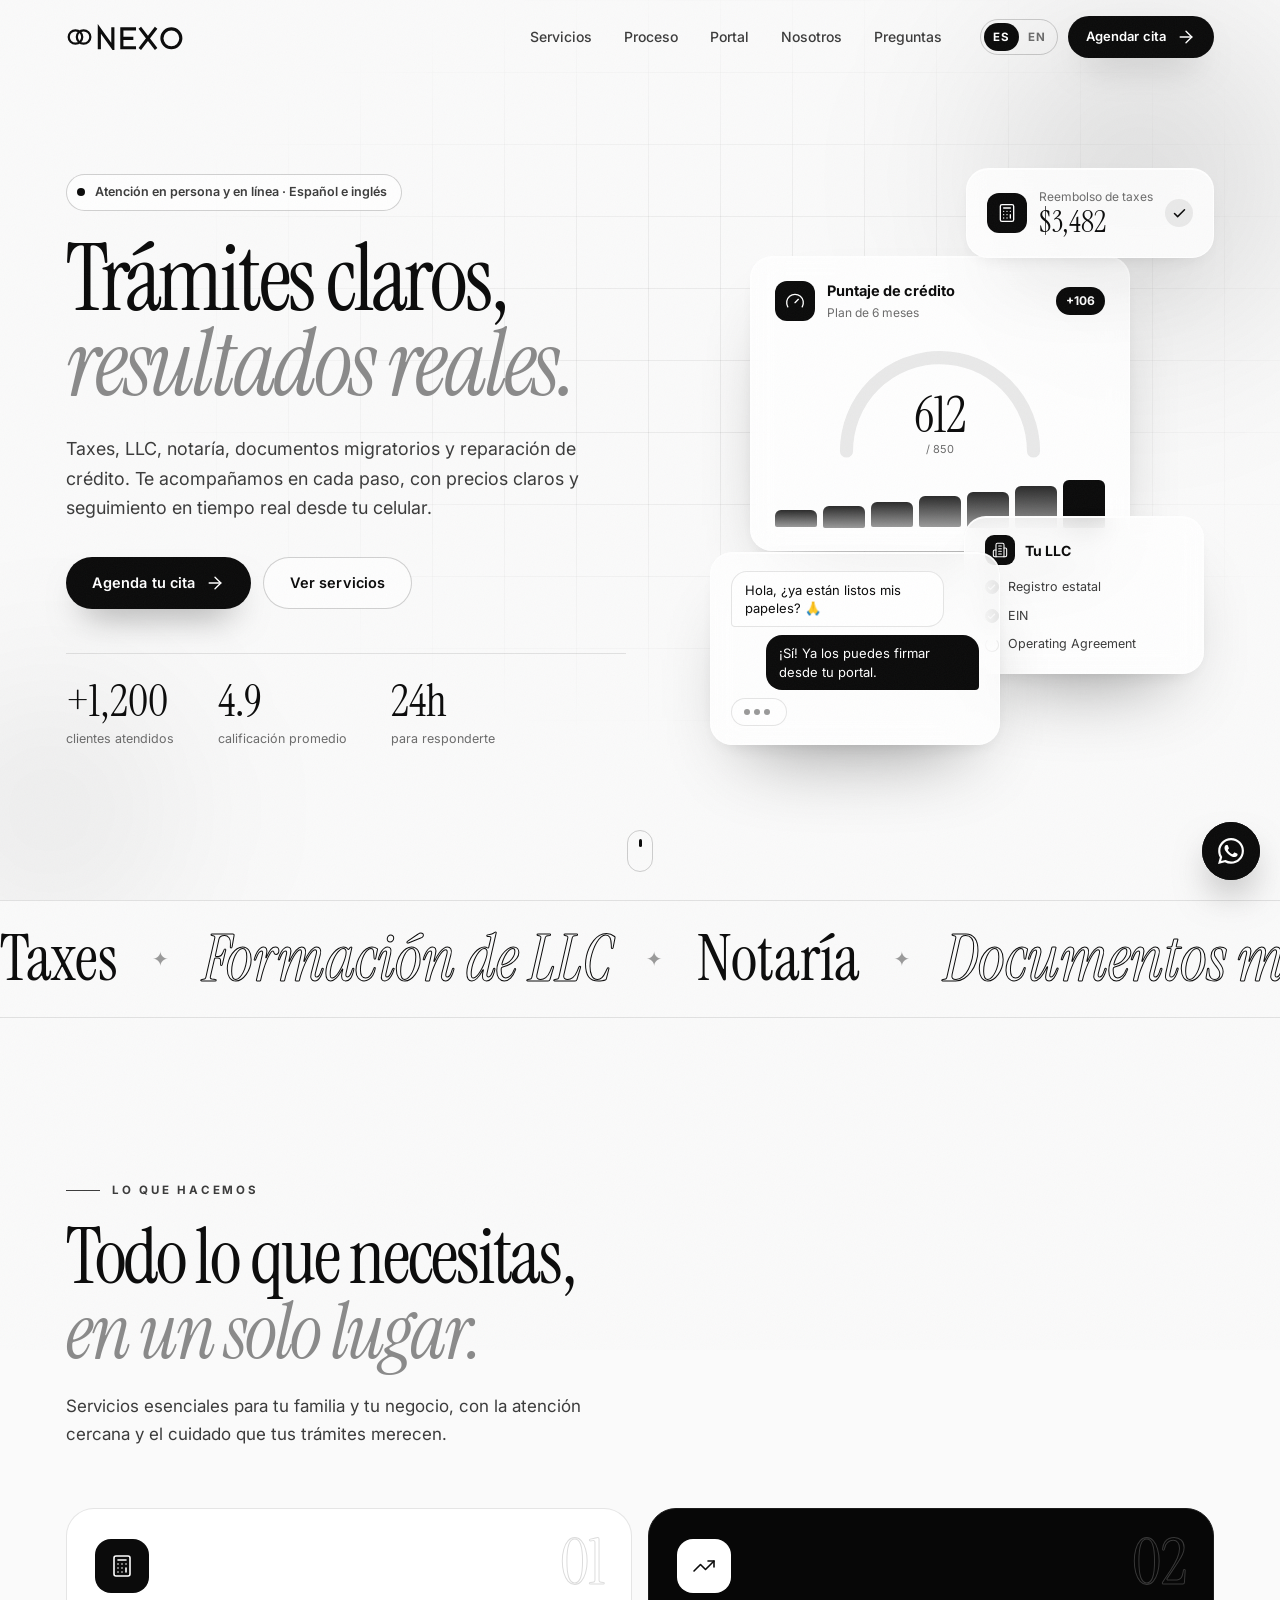
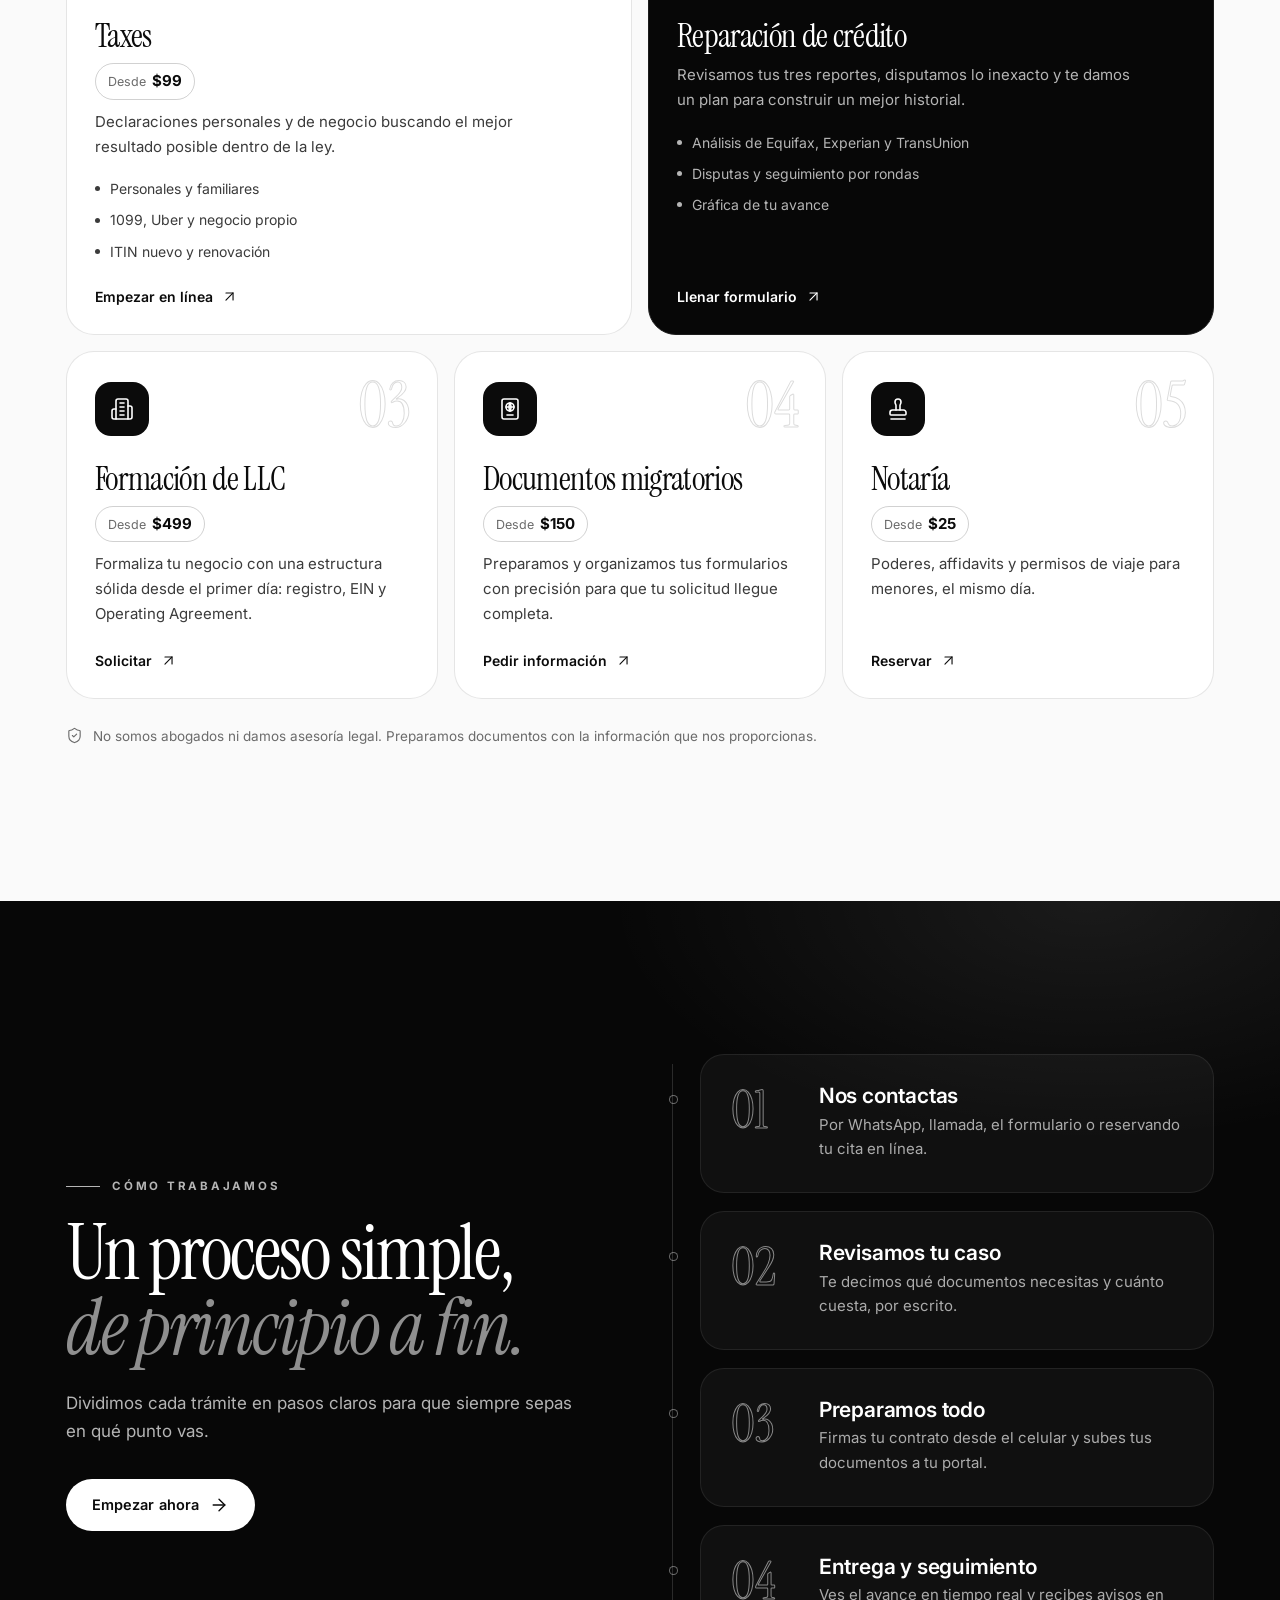
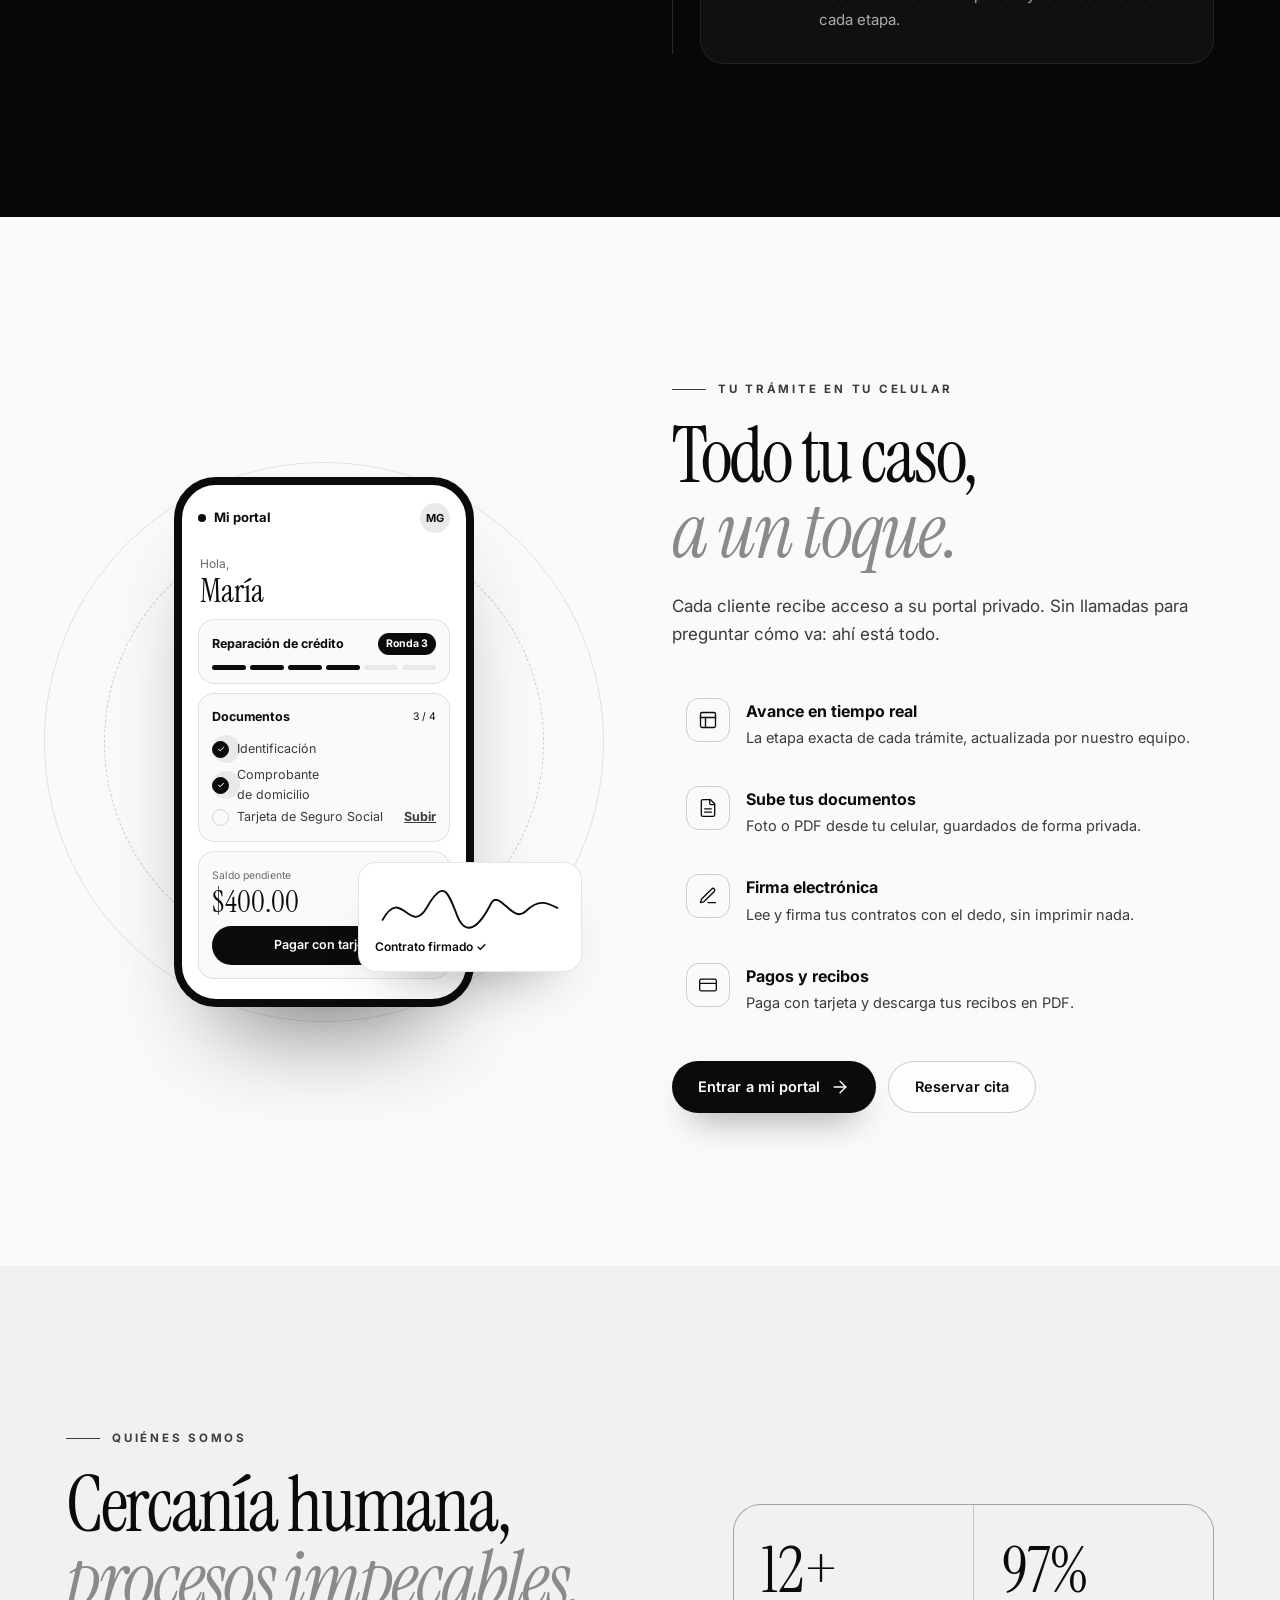
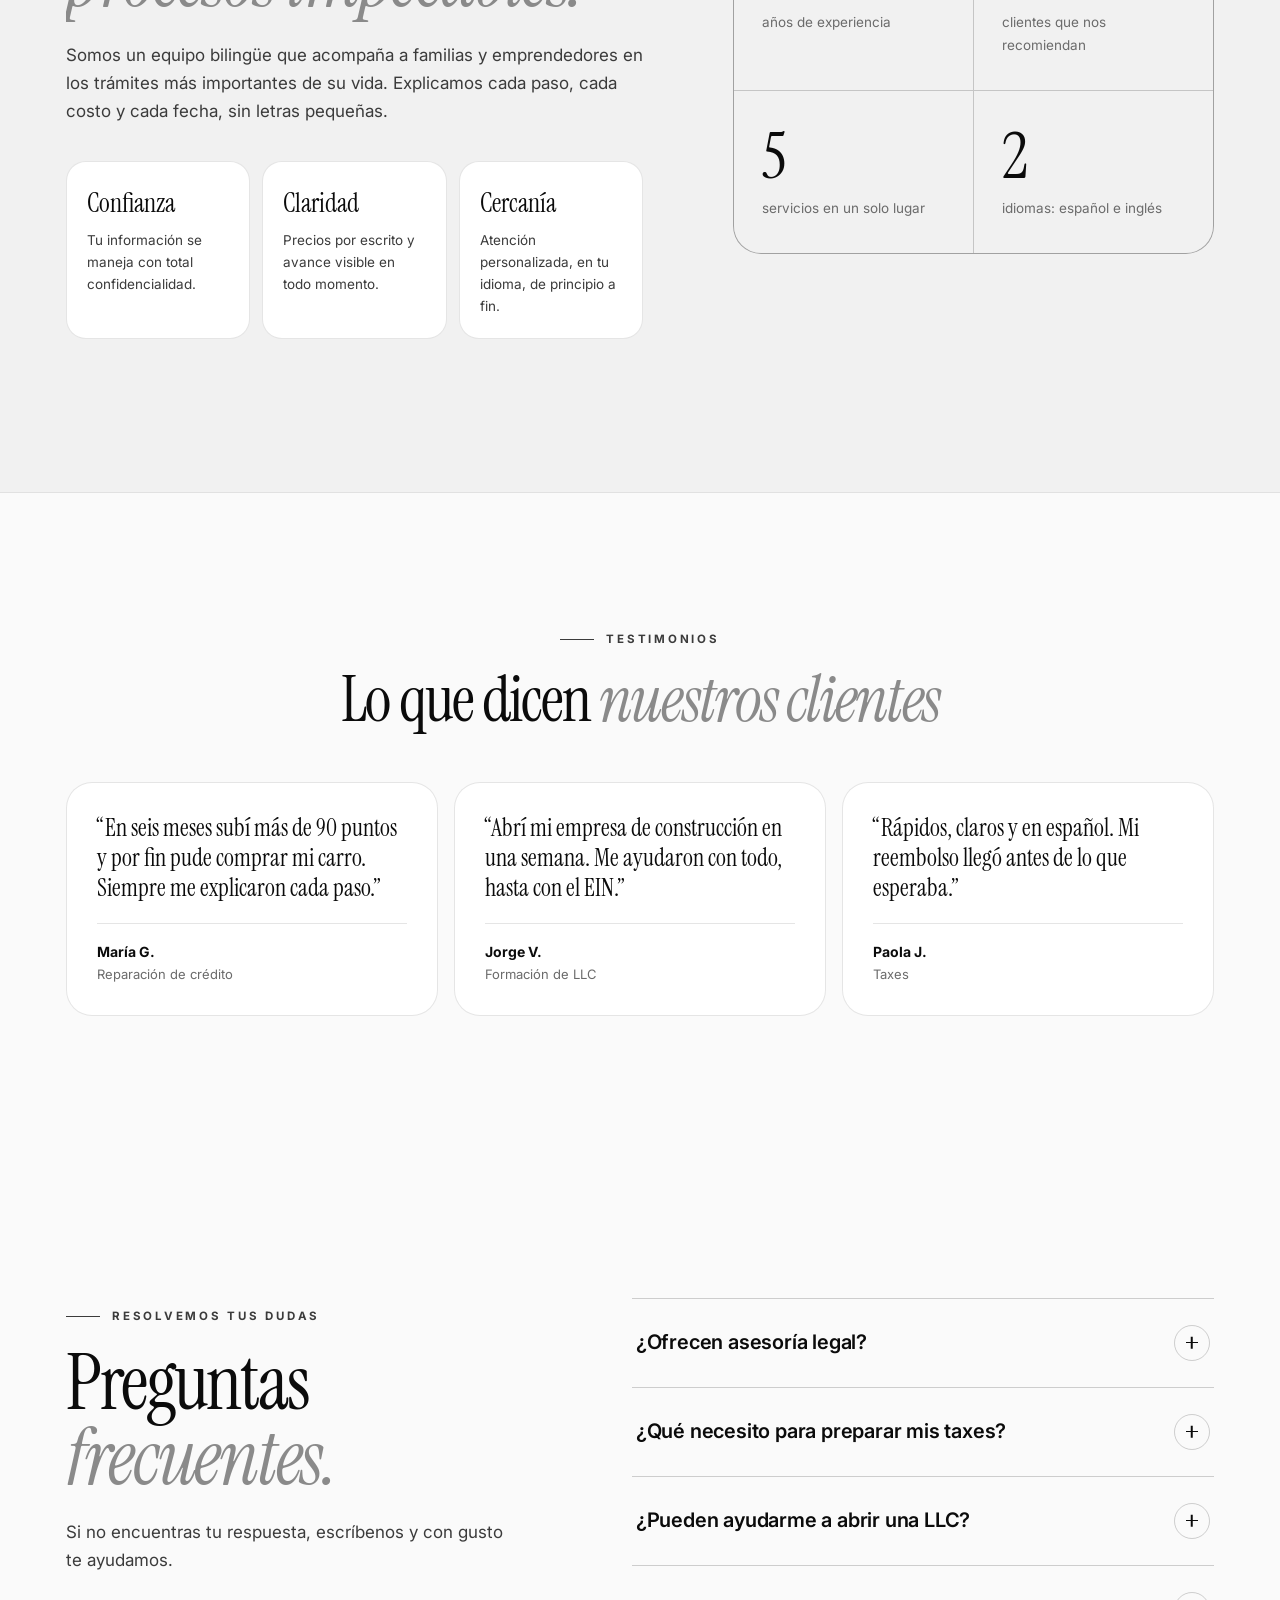
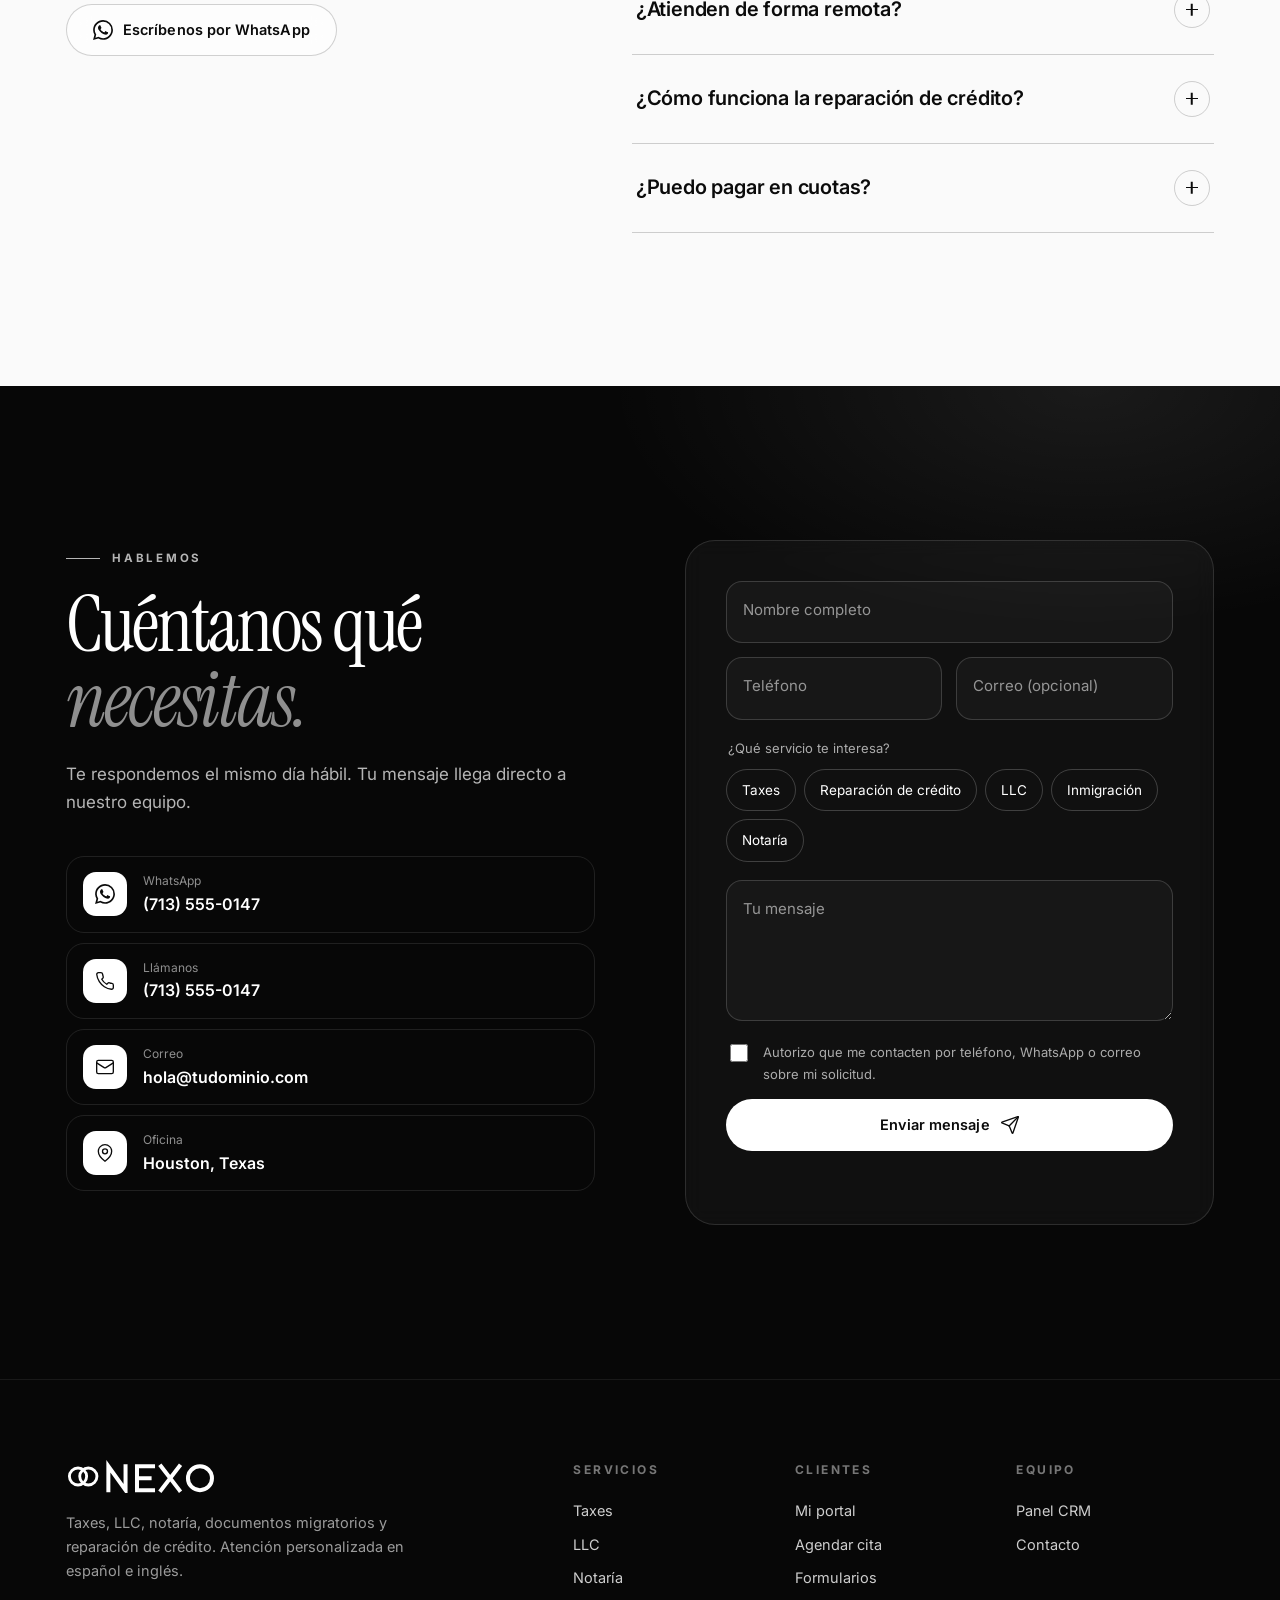
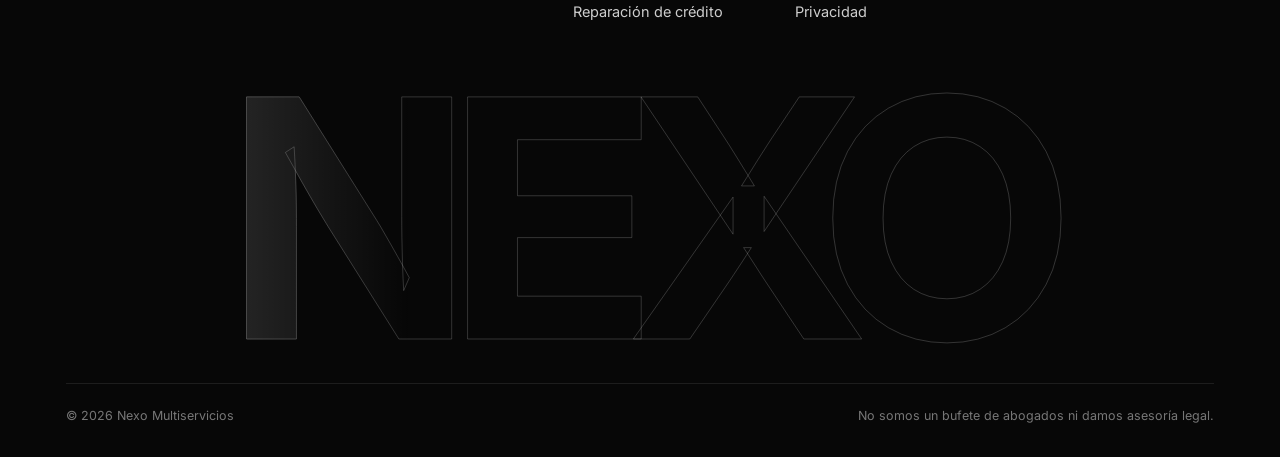
<file: index.html>
<!doctype html>
<html lang="es" class="no-js">
<head>
  <meta charset="utf-8">
  <meta name="viewport" content="width=device-width, initial-scale=1, viewport-fit=cover">
  <title>Nexo Multiservicios | Taxes, LLC, Notaría, Inmigración y Crédito</title>
  <meta name="description" content="Nexo Multiservicios: preparación de taxes, formación de LLC, notaría, documentos migratorios y reparación de crédito. Atención personalizada en español, en persona y en línea.">
  <meta name="robots" content="index, follow, max-image-preview:large">
  <meta name="theme-color" content="#0b0b0b">
  <meta property="og:type" content="website">
  <meta property="og:locale" content="es_US">
  <meta property="og:site_name" content="Nexo Multiservicios">
  <meta property="og:title" content="Nexo Multiservicios | Trámites claros, resultados reales">
  <meta property="og:description" content="Taxes, LLC, notaría, inmigración y crédito en un solo lugar. Atención personalizada en español.">
  <meta property="og:image" content="assets/img/og-image.jpg">
  <meta name="twitter:card" content="summary_large_image">
  <link rel="icon" href="assets/img/favicon.svg" type="image/svg+xml">
  <link rel="icon" href="assets/img/favicon-32.png" sizes="32x32" type="image/png">
  <link rel="apple-touch-icon" href="assets/img/apple-touch-icon.png">
  <link rel="manifest" href="site.webmanifest">
  <link rel="preconnect" href="https://fonts.googleapis.com">
  <link rel="preconnect" href="https://fonts.gstatic.com" crossorigin>
  <link rel="stylesheet" href="https://fonts.googleapis.com/css2?family=Inter:wght@400;500;600;700;800&family=Instrument+Serif:ital@0;1&display=swap">
  <link rel="stylesheet" href="assets/css/sitio.css">
  <script type="application/ld+json">
  {
    "@context": "https://schema.org",
    "@type": "ProfessionalService",
    "name": "Nexo Multiservicios",
    "description": "Preparación de taxes, formación de LLC, notaría, documentos migratorios y reparación de crédito.",
    "telephone": "+1-713-555-0147",
    "email": "hola@tudominio.com",
    "areaServed": "US",
    "knowsLanguage": ["es", "en"]
  }
  </script>
  <script>
    (function (d) {
      d.classList.remove('no-js');
      try {
        if (window.self === window.top && !sessionStorage.getItem('crm-intro') && !matchMedia('(prefers-reduced-motion: reduce)').matches) {
          d.classList.add('intro-on'); sessionStorage.setItem('crm-intro', '1');
        }
      } catch (e) { /* sin almacenamiento: sin intro */ }
    })(document.documentElement);
  </script>
</head>
<body>
<svg xmlns="http://www.w3.org/2000/svg" style="display:none" aria-hidden="true">
  <symbol id="i-arrow" viewBox="0 0 24 24"><path d="M5 12h14"/><path d="m12 5 7 7-7 7"/></symbol>
  <symbol id="i-arrow-ur" viewBox="0 0 24 24"><path d="M7 7h10v10"/><path d="M7 17 17 7"/></symbol>
  <symbol id="i-check" viewBox="0 0 24 24"><path d="M20 6 9 17l-5-5"/></symbol>
  <symbol id="i-phone" viewBox="0 0 24 24"><path d="M22 16.92v3a2 2 0 0 1-2.18 2 19.79 19.79 0 0 1-8.63-3.07 19.5 19.5 0 0 1-6-6 19.79 19.79 0 0 1-3.07-8.67A2 2 0 0 1 4.11 2h3a2 2 0 0 1 2 1.72 12.84 12.84 0 0 0 .7 2.81 2 2 0 0 1-.45 2.11L8.09 9.91a16 16 0 0 0 6 6l1.27-1.27a2 2 0 0 1 2.11-.45 12.84 12.84 0 0 0 2.81.7A2 2 0 0 1 22 16.92z"/></symbol>
  <symbol id="i-mail" viewBox="0 0 24 24"><rect width="20" height="16" x="2" y="4" rx="2"/><path d="m22 7-8.97 5.7a1.94 1.94 0 0 1-2.06 0L2 7"/></symbol>
  <symbol id="i-pin" viewBox="0 0 24 24"><path d="M20 10c0 6-8 12-8 12s-8-6-8-12a8 8 0 0 1 16 0Z"/><circle cx="12" cy="10" r="3"/></symbol>
  <symbol id="i-whatsapp" viewBox="0 0 24 24"><path d="M17.472 14.382c-.297-.149-1.758-.867-2.03-.967-.273-.099-.471-.148-.67.15-.197.297-.767.966-.94 1.164-.173.199-.347.223-.644.075-.297-.15-1.255-.463-2.39-1.475-.883-.788-1.48-1.761-1.653-2.059-.173-.297-.018-.458.13-.606.134-.133.298-.347.446-.52.149-.174.198-.298.298-.497.099-.198.05-.371-.025-.52-.075-.149-.669-1.612-.916-2.207-.242-.579-.487-.5-.669-.51-.173-.008-.371-.01-.57-.01-.198 0-.52.074-.792.372-.272.297-1.04 1.016-1.04 2.479 0 1.462 1.065 2.875 1.213 3.074.149.198 2.096 3.2 5.077 4.487.709.306 1.262.489 1.694.625.712.227 1.36.195 1.871.118.571-.085 1.758-.719 2.006-1.413.248-.694.248-1.289.173-1.413-.074-.124-.272-.198-.57-.347m-5.421 7.403h-.004a9.87 9.87 0 0 1-5.031-1.378l-.361-.214-3.741.982.998-3.648-.235-.374a9.86 9.86 0 0 1-1.51-5.26c.001-5.45 4.436-9.884 9.888-9.884 2.64 0 5.122 1.03 6.988 2.898a9.825 9.825 0 0 1 2.893 6.994c-.003 5.45-4.437 9.884-9.885 9.884m8.413-18.297A11.815 11.815 0 0 0 12.05 0C5.495 0 .16 5.335.157 11.892c0 2.096.547 4.142 1.588 5.945L.057 24l6.305-1.654a11.882 11.882 0 0 0 5.683 1.448h.005c6.554 0 11.89-5.335 11.893-11.893a11.821 11.821 0 0 0-3.48-8.413Z"/></symbol>
  <symbol id="i-passport" viewBox="0 0 24 24"><rect x="4" y="2" width="16" height="20" rx="2"/><circle cx="12" cy="10" r="4"/><path d="M8 10h8"/><path d="M12 6c1.3 1.3 1.3 6.7 0 8"/><path d="M12 6c-1.3 1.3-1.3 6.7 0 8"/><path d="M9 18h6"/></symbol>
  <symbol id="i-calculator" viewBox="0 0 24 24"><rect width="16" height="20" x="4" y="2" rx="2"/><path d="M8 6h8"/><path d="M16 14v4"/><path d="M16 10h.01"/><path d="M12 10h.01"/><path d="M8 10h.01"/><path d="M12 14h.01"/><path d="M8 14h.01"/><path d="M12 18h.01"/><path d="M8 18h.01"/></symbol>
  <symbol id="i-building" viewBox="0 0 24 24"><path d="M6 22V4a2 2 0 0 1 2-2h8a2 2 0 0 1 2 2v18Z"/><path d="M6 12H4a2 2 0 0 0-2 2v6a2 2 0 0 0 2 2h2"/><path d="M18 9h2a2 2 0 0 1 2 2v9a2 2 0 0 1-2 2h-2"/><path d="M10 6h4"/><path d="M10 10h4"/><path d="M10 14h4"/><path d="M10 18h4"/></symbol>
  <symbol id="i-stamp" viewBox="0 0 24 24"><path d="M5 22h14"/><path d="M19.27 13.73A2.5 2.5 0 0 0 17.5 13h-11A2.5 2.5 0 0 0 4 15.5V17a1 1 0 0 0 1 1h14a1 1 0 0 0 1-1v-1.5c0-.66-.26-1.3-.73-1.77Z"/><path d="M14 13V8.5C14 7 15 7 15 5a3 3 0 0 0-3-3c-1.66 0-3 1-3 3s1 2 1 3.5V13"/></symbol>
  <symbol id="i-gauge" viewBox="0 0 24 24"><path d="m12 14 4-4"/><path d="M3.34 19a10 10 0 1 1 17.32 0"/></symbol>
  <symbol id="i-trending" viewBox="0 0 24 24"><path d="M22 7 13.5 15.5 8.5 10.5 2 17"/><path d="M16 7h6v6"/></symbol>
  <symbol id="i-shield" viewBox="0 0 24 24"><path d="M20 13c0 5-3.5 7.5-7.66 8.95a1 1 0 0 1-.67-.01C7.5 20.5 4 18 4 13V6a1 1 0 0 1 1-1c2 0 4.5-1.2 6.24-2.72a1.17 1.17 0 0 1 1.52 0C14.51 3.81 17 5 19 5a1 1 0 0 1 1 1z"/><path d="m9 12 2 2 4-4"/></symbol>
  <symbol id="i-lock" viewBox="0 0 24 24"><rect width="18" height="11" x="3" y="11" rx="2"/><path d="M7 11V7a5 5 0 0 1 10 0v4"/></symbol>
  <symbol id="i-calendar" viewBox="0 0 24 24"><rect width="18" height="18" x="3" y="4" rx="2"/><path d="M16 2v4"/><path d="M8 2v4"/><path d="M3 10h18"/></symbol>
  <symbol id="i-file" viewBox="0 0 24 24"><path d="M15 2H6a2 2 0 0 0-2 2v16a2 2 0 0 0 2 2h12a2 2 0 0 0 2-2V7Z"/><path d="M14 2v4a2 2 0 0 0 2 2h4"/><path d="M16 13H8"/><path d="M16 17H8"/></symbol>
  <symbol id="i-pen" viewBox="0 0 24 24"><path d="M12 20h9"/><path d="M16.5 3.5a2.12 2.12 0 0 1 3 3L7 19l-4 1 1-4Z"/></symbol>
  <symbol id="i-card" viewBox="0 0 24 24"><rect x="2" y="5" width="20" height="14" rx="2"/><path d="M2 10h20"/></symbol>
  <symbol id="i-message" viewBox="0 0 24 24"><path d="M7.9 20A9 9 0 1 0 4 16.1L2 22Z"/></symbol>
  <symbol id="i-sparkles" viewBox="0 0 24 24"><path d="M9.94 15.5A2 2 0 0 0 8.5 14.06l-6.14-1.58a.5.5 0 0 1 0-.96L8.5 9.94A2 2 0 0 0 9.94 8.5l1.58-6.14a.5.5 0 0 1 .96 0l1.58 6.14a2 2 0 0 0 1.44 1.44l6.14 1.58a.5.5 0 0 1 0 .96l-6.14 1.58a2 2 0 0 0-1.44 1.44l-1.58 6.14a.5.5 0 0 1-.96 0z"/></symbol>
  <symbol id="i-languages" viewBox="0 0 24 24"><path d="m5 8 6 6"/><path d="m4 14 6-6 2-3"/><path d="M2 5h12"/><path d="M7 2h1"/><path d="m22 22-5-10-5 10"/><path d="M14 18h6"/></symbol>
  <symbol id="i-send" viewBox="0 0 24 24"><path d="M14.54 21.69a.5.5 0 0 0 .94-.03l6.5-19a.5.5 0 0 0-.64-.63l-19 6.5a.5.5 0 0 0-.02.93l7.93 3.18a2 2 0 0 1 1.11 1.11z"/><path d="m21.85 2.15-10.94 10.94"/></symbol>
  <symbol id="i-clock" viewBox="0 0 24 24"><circle cx="12" cy="12" r="10"/><path d="M12 6v6l4 2"/></symbol>
  <symbol id="i-users" viewBox="0 0 24 24"><path d="M16 21v-2a4 4 0 0 0-4-4H6a4 4 0 0 0-4 4v2"/><circle cx="9" cy="7" r="4"/><path d="M22 21v-2a4 4 0 0 0-3-3.87"/><path d="M16 3.13a4 4 0 0 1 0 7.75"/></symbol>
  <symbol id="i-plus" viewBox="0 0 24 24"><path d="M12 5v14"/><path d="M5 12h14"/></symbol>
  <symbol id="i-layout" viewBox="0 0 24 24"><rect width="18" height="18" x="3" y="3" rx="2"/><path d="M3 9h18"/><path d="M9 21V9"/></symbol>
</svg>

<!-- Intro de marca -->
<div class="intro" aria-hidden="true">
  <svg class="intro-mark" viewBox="0 0 52 50"><circle cx="17" cy="25" r="15"/><circle cx="35" cy="25" r="15"/></svg>
  <div class="intro-word"><span>N</span><span>E</span><span>X</span><span>O</span></div>
</div>
<div class="progreso" aria-hidden="true"></div>
<div class="grano" aria-hidden="true"></div>

<a class="skip" href="#main" data-i18n="skip">Saltar al contenido</a>

<header class="nav" id="nav">
  <div class="container nav-in">
    <a href="#inicio" class="nav-logo" aria-label="Nexo Multiservicios, inicio"><img src="assets/img/logo.svg" alt="Nexo" width="118" height="26"></a>
    <nav class="nav-links" aria-label="Principal">
      <a href="#servicios" data-i18n="nav.services">Servicios</a>
      <a href="#proceso" data-i18n="nav.process">Proceso</a>
      <a href="#portal" data-i18n="nav.portal">Portal</a>
      <a href="#nosotros" data-i18n="nav.about">Nosotros</a>
      <a href="#faq" data-i18n="nav.faq">Preguntas</a>
    </nav>
    <div class="nav-act">
      <button class="lang" type="button" id="lang" aria-label="Cambiar idioma / Change language"><span class="on">ES</span><span>EN</span></button>
      <a class="btn btn-dark btn-sm magnet" href="citas/"><span data-i18n="nav.cta">Agendar cita</span><svg class="icon arrow"><use href="#i-arrow"/></svg></a>
      <button class="burger" type="button" aria-label="Menú" aria-expanded="false" id="burger"><span></span><span></span></button>
    </div>
  </div>
  <div class="nav-movil" id="nav-movil">
    <a href="#servicios" data-i18n="nav.services">Servicios</a>
    <a href="#proceso" data-i18n="nav.process">Proceso</a>
    <a href="#portal" data-i18n="nav.portal">Portal</a>
    <a href="#nosotros" data-i18n="nav.about">Nosotros</a>
    <a href="#faq" data-i18n="nav.faq">Preguntas</a>
    <a href="#contacto" data-i18n="nav.contact">Contacto</a>
    <a class="btn btn-white" href="citas/"><span data-i18n="nav.cta">Agendar cita</span></a>
  </div>
</header>

<main id="main">
  <!-- Portada -->
  <section class="hero" id="inicio">
    <div class="hero-bg" aria-hidden="true"><i class="orb o1"></i><i class="orb o2"></i><div class="rejilla"></div></div>
    <div class="container hero-in">
      <div class="hero-copy">
        <span class="eyebrow rv"><i class="dot"></i><span data-i18n="hero.eyebrow">Atención en persona y en línea · Español e inglés</span></span>
        <h1 class="hero-t">
          <span class="ln"><span class="w" data-i18n="hero.t1">Trámites claros,</span></span>
          <span class="ln"><span class="w serif" data-i18n="hero.t2">resultados reales.</span></span>
        </h1>
        <p class="hero-lead rv" style="--d:.5s" data-i18n="hero.lead">Taxes, LLC, notaría, documentos migratorios y reparación de crédito. Te acompañamos en cada paso, con precios claros y seguimiento en tiempo real desde tu celular.</p>
        <div class="hero-cta rv" style="--d:.62s">
          <a class="btn btn-dark magnet" href="citas/"><span data-i18n="hero.cta1">Agenda tu cita</span><svg class="icon arrow"><use href="#i-arrow"/></svg></a>
          <a class="btn btn-ghost magnet" href="#servicios"><span data-i18n="hero.cta2">Ver servicios</span></a>
        </div>
        <ul class="hero-stats rv" style="--d:.74s">
          <li><b data-n="1200" data-pre="+">0</b><span data-i18n="hero.s1">clientes atendidos</span></li>
          <li><b data-n="4.9" data-dec="1">0</b><span data-i18n="hero.s2">calificación promedio</span></li>
          <li><b data-n="24" data-suf="h">0</b><span data-i18n="hero.s3">para responderte</span></li>
        </ul>
      </div>

      <div class="hero-vis" aria-hidden="true">
        <div class="hv-card hv-main tilt">
          <div class="hv-h"><span class="hv-ico"><svg class="icon"><use href="#i-gauge"/></svg></span><div><b data-i18n="hv.credit">Puntaje de crédito</b><small data-i18n="hv.credit.s">Plan de 6 meses</small></div><span class="hv-tag">+106</span></div>
          <div class="gauge"><svg viewBox="0 0 200 110"><path class="g-bg" d="M15 100 A85 85 0 0 1 185 100"/><path class="g-fg" d="M15 100 A85 85 0 0 1 185 100"/></svg><div class="g-num"><b id="score">612</b><span>/ 850</span></div></div>
          <div class="hv-bars"><span style="--h:32%"></span><span style="--h:41%"></span><span style="--h:47%"></span><span style="--h:58%"></span><span style="--h:66%"></span><span style="--h:78%"></span><span style="--h:88%"></span></div>
        </div>
        <div class="hv-card hv-tax float-a">
          <span class="hv-ico"><svg class="icon"><use href="#i-calculator"/></svg></span>
          <div><small data-i18n="hv.tax">Reembolso de taxes</small><b class="count-money">$3,482</b></div>
          <span class="ok"><svg class="icon"><use href="#i-check"/></svg></span>
        </div>
        <div class="hv-card hv-llc float-b">
          <div class="hv-row"><span class="hv-ico sm"><svg class="icon"><use href="#i-building"/></svg></span><b data-i18n="hv.llc">Tu LLC</b></div>
          <ol class="hv-steps"><li class="done" data-i18n="hv.llc1">Registro estatal</li><li class="done" data-i18n="hv.llc2">EIN</li><li class="now" data-i18n="hv.llc3">Operating Agreement</li></ol>
        </div>
        <div class="hv-card hv-chat float-c">
          <div class="bubble in" data-i18n="hv.chat1">Hola, ¿ya están listos mis papeles? 🙏</div>
          <div class="bubble out" data-i18n="hv.chat2">¡Sí! Ya los puedes firmar desde tu portal.</div>
          <div class="typing"><i></i><i></i><i></i></div>
        </div>
      </div>
    </div>
    <a class="scroll-cue" href="#marquesina" aria-label="Bajar"><span></span></a>
  </section>

  <!-- Marquesina -->
  <div class="marquee" id="marquesina" aria-hidden="true">
    <div class="mq-track">
      <span>Taxes</span><i>✦</i><span class="o">Formación de LLC</span><i>✦</i><span>Notaría</span><i>✦</i><span class="o">Documentos migratorios</span><i>✦</i><span>Reparación de crédito</span><i>✦</i><span class="o">Contabilidad</span><i>✦</i>
      <span>Taxes</span><i>✦</i><span class="o">Formación de LLC</span><i>✦</i><span>Notaría</span><i>✦</i><span class="o">Documentos migratorios</span><i>✦</i><span>Reparación de crédito</span><i>✦</i><span class="o">Contabilidad</span><i>✦</i>
    </div>
  </div>

  <!-- Servicios -->
  <section class="section" id="servicios" aria-labelledby="svc-title">
    <div class="container">
      <div class="sec-head">
        <span class="kicker rv" data-i18n="svc.kicker">Lo que hacemos</span>
        <h2 class="sec-t" id="svc-title"><span class="ln"><span class="w" data-i18n="svc.t1">Todo lo que necesitas,</span></span> <span class="ln"><span class="w serif" data-i18n="svc.t2">en un solo lugar.</span></span></h2>
        <p class="sec-lead rv" data-i18n="svc.lead">Servicios esenciales para tu familia y tu negocio, con la atención cercana y el cuidado que tus trámites merecen.</p>
      </div>
      <div class="svc-grid">
        <article data-svc-card="taxes" class="svc-card big rv">
          <span class="svc-n">01</span>
          <span class="svc-ico"><svg class="icon"><use href="#i-calculator"/></svg></span>
          <h3 class="sc-title" data-i18n="svc.tax">Taxes</h3>
          <p data-i18n="svc.tax.d">Declaraciones personales y de negocio buscando el mejor resultado posible dentro de la ley.</p>
          <ul><li data-i18n="svc.tax.1">Personales y familiares</li><li data-i18n="svc.tax.2">1099, Uber y negocio propio</li><li data-i18n="svc.tax.3">ITIN nuevo y renovación</li></ul>
          <a class="svc-link" href="f/?s=taxes"><span data-i18n="svc.tax.cta">Empezar en línea</span><svg class="icon"><use href="#i-arrow-ur"/></svg></a>
        </article>
        <article data-svc-card="credito" class="svc-card big dark rv" style="--d:.08s">
          <span class="svc-n">02</span>
          <span class="svc-ico"><svg class="icon"><use href="#i-trending"/></svg></span>
          <h3 class="sc-title" data-i18n="svc.cre">Reparación de crédito</h3>
          <p data-i18n="svc.cre.d">Revisamos tus tres reportes, disputamos lo inexacto y te damos un plan para construir un mejor historial.</p>
          <ul><li data-i18n="svc.cre.1">Análisis de Equifax, Experian y TransUnion</li><li data-i18n="svc.cre.2">Disputas y seguimiento por rondas</li><li data-i18n="svc.cre.3">Gráfica de tu avance</li></ul>
          <a class="svc-link" href="formularios/inicio/"><span data-i18n="svc.cre.cta">Llenar formulario</span><svg class="icon"><use href="#i-arrow-ur"/></svg></a>
        </article>
        <article data-svc-card="llc" class="svc-card rv">
          <span class="svc-n">03</span>
          <span class="svc-ico"><svg class="icon"><use href="#i-building"/></svg></span>
          <h3 class="sc-title" data-i18n="svc.llc">Formación de LLC</h3>
          <p data-i18n="svc.llc.d">Formaliza tu negocio con una estructura sólida desde el primer día: registro, EIN y Operating Agreement.</p>
          <a class="svc-link" href="f/?s=llc"><span data-i18n="svc.more">Solicitar</span><svg class="icon"><use href="#i-arrow-ur"/></svg></a>
        </article>
        <article data-svc-card="inmigracion" class="svc-card rv" style="--d:.08s">
          <span class="svc-n">04</span>
          <span class="svc-ico"><svg class="icon"><use href="#i-passport"/></svg></span>
          <h3 class="sc-title" data-i18n="svc.imm">Documentos migratorios</h3>
          <p data-i18n="svc.imm.d">Preparamos y organizamos tus formularios con precisión para que tu solicitud llegue completa.</p>
          <a class="svc-link" href="#contacto"><span data-i18n="svc.ask">Pedir información</span><svg class="icon"><use href="#i-arrow-ur"/></svg></a>
        </article>
        <article data-svc-card="notaria" class="svc-card rv" style="--d:.16s">
          <span class="svc-n">05</span>
          <span class="svc-ico"><svg class="icon"><use href="#i-stamp"/></svg></span>
          <h3 class="sc-title" data-i18n="svc.not">Notaría</h3>
          <p data-i18n="svc.not.d">Poderes, affidavits y permisos de viaje para menores, el mismo día.</p>
          <a class="svc-link" href="citas/"><span data-i18n="svc.book">Reservar</span><svg class="icon"><use href="#i-arrow-ur"/></svg></a>
        </article>
      </div>
      <p class="svc-note rv"><svg class="icon"><use href="#i-shield"/></svg><span data-i18n="svc.note">No somos abogados ni damos asesoría legal. Preparamos documentos con la información que nos proporcionas.</span></p>
    </div>
  </section>

  <!-- Proceso -->
  <section class="section section-dark" id="proceso" aria-labelledby="proc-title">
    <div class="container proc-in">
      <div class="proc-copy">
        <span class="kicker light rv" data-i18n="proc.kicker">Cómo trabajamos</span>
        <h2 class="sec-t light" id="proc-title"><span class="ln"><span class="w" data-i18n="proc.t1">Un proceso simple,</span></span> <span class="ln"><span class="w serif" data-i18n="proc.t2">de principio a fin.</span></span></h2>
        <p class="sec-lead light rv" data-i18n="proc.lead">Dividimos cada trámite en pasos claros para que siempre sepas en qué punto vas.</p>
        <a class="btn btn-white magnet rv" href="#contacto"><span data-i18n="proc.cta">Empezar ahora</span><svg class="icon arrow"><use href="#i-arrow"/></svg></a>
      </div>
      <ol class="proc-steps" id="proc-steps">
        <li class="rv"><span class="ps-n">01</span><div><h3 data-i18n="proc.1.t">Nos contactas</h3><p data-i18n="proc.1.d">Por WhatsApp, llamada, el formulario o reservando tu cita en línea.</p></div></li>
        <li class="rv"><span class="ps-n">02</span><div><h3 data-i18n="proc.2.t">Revisamos tu caso</h3><p data-i18n="proc.2.d">Te decimos qué documentos necesitas y cuánto cuesta, por escrito.</p></div></li>
        <li class="rv"><span class="ps-n">03</span><div><h3 data-i18n="proc.3.t">Preparamos todo</h3><p data-i18n="proc.3.d">Firmas tu contrato desde el celular y subes tus documentos a tu portal.</p></div></li>
        <li class="rv"><span class="ps-n">04</span><div><h3 data-i18n="proc.4.t">Entrega y seguimiento</h3><p data-i18n="proc.4.d">Ves el avance en tiempo real y recibes avisos en cada etapa.</p></div></li>
        <i class="proc-line" aria-hidden="true"><i></i></i>
      </ol>
    </div>
  </section>

  <!-- Portal del cliente -->
  <section class="section" id="portal" aria-labelledby="portal-title">
    <div class="container portal-in">
      <div class="portal-vis rv" aria-hidden="true">
        <div class="phone tilt">
          <div class="ph-top"><span class="ph-dot"></span><b>Mi portal</b><span class="ph-av">MG</span></div>
          <div class="ph-hola"><small data-i18n="pv.hi">Hola,</small><b>María</b></div>
          <div class="ph-card">
            <div class="ph-row"><b data-i18n="pv.case">Reparación de crédito</b><span class="ph-pill" data-i18n="pv.stage">Ronda 3</span></div>
            <div class="ph-steps"><i class="on"></i><i class="on"></i><i class="on"></i><i class="on"></i><i></i><i></i></div>
          </div>
          <div class="ph-card">
            <div class="ph-row"><b data-i18n="pv.docs">Documentos</b><small>3 / 4</small></div>
            <div class="ph-doc ok"><i>✓</i><span data-i18n="pv.d1">Identificación</span></div>
            <div class="ph-doc ok"><i>✓</i><span data-i18n="pv.d2">Comprobante de domicilio</span></div>
            <div class="ph-doc"><i></i><span data-i18n="pv.d3">Tarjeta de Seguro Social</span><em data-i18n="pv.up">Subir</em></div>
          </div>
          <div class="ph-card ph-pay"><small data-i18n="pv.bal">Saldo pendiente</small><b>$400.00</b><span class="ph-btn" data-i18n="pv.pay">Pagar con tarjeta</span></div>
        </div>
        <div class="sign-card float-b"><svg viewBox="0 0 220 70"><path class="firma" d="M8 50 C 30 10, 40 70, 60 35 S 85 20, 95 45 S 120 60, 135 30 C 145 15, 160 55, 175 40 S 200 30, 212 36"/></svg><small data-i18n="pv.sign">Contrato firmado ✓</small></div>
      </div>
      <div class="portal-copy">
        <span class="kicker rv" data-i18n="pt.kicker">Tu trámite en tu celular</span>
        <h2 class="sec-t" id="portal-title"><span class="ln"><span class="w" data-i18n="pt.t1">Todo tu caso,</span></span> <span class="ln"><span class="w serif" data-i18n="pt.t2">a un toque.</span></span></h2>
        <p class="sec-lead rv" data-i18n="pt.lead">Cada cliente recibe acceso a su portal privado. Sin llamadas para preguntar cómo va: ahí está todo.</p>
        <ul class="feat-list">
          <li class="feat rv"><span><svg class="icon"><use href="#i-layout"/></svg></span><div><b data-i18n="pt.f1">Avance en tiempo real</b><p data-i18n="pt.f1d">La etapa exacta de cada trámite, actualizada por nuestro equipo.</p></div></li>
          <li class="feat rv"><span><svg class="icon"><use href="#i-file"/></svg></span><div><b data-i18n="pt.f2">Sube tus documentos</b><p data-i18n="pt.f2d">Foto o PDF desde tu celular, guardados de forma privada.</p></div></li>
          <li class="feat rv"><span><svg class="icon"><use href="#i-pen"/></svg></span><div><b data-i18n="pt.f3">Firma electrónica</b><p data-i18n="pt.f3d">Lee y firma tus contratos con el dedo, sin imprimir nada.</p></div></li>
          <li class="feat rv"><span><svg class="icon"><use href="#i-card"/></svg></span><div><b data-i18n="pt.f4">Pagos y recibos</b><p data-i18n="pt.f4d">Paga con tarjeta y descarga tus recibos en PDF.</p></div></li>
        </ul>
        <div class="portal-cta rv"><a class="btn btn-dark magnet" href="portal/"><span data-i18n="pt.cta">Entrar a mi portal</span><svg class="icon arrow"><use href="#i-arrow"/></svg></a><a class="btn btn-ghost magnet" href="citas/"><span data-i18n="pt.cta2">Reservar cita</span></a></div>
      </div>
    </div>
  </section>

  <!-- Nosotros -->
  <section class="section section-soft" id="nosotros" aria-labelledby="about-title">
    <div class="container about-in">
      <div class="about-copy">
        <span class="kicker rv" data-i18n="ab.kicker">Quiénes somos</span>
        <h2 class="sec-t" id="about-title"><span class="ln"><span class="w" data-i18n="ab.t1">Cercanía humana,</span></span> <span class="ln"><span class="w serif" data-i18n="ab.t2">procesos impecables.</span></span></h2>
        <p class="sec-lead rv" data-i18n="ab.p1">Somos un equipo bilingüe que acompaña a familias y emprendedores en los trámites más importantes de su vida. Explicamos cada paso, cada costo y cada fecha, sin letras pequeñas.</p>
        <div class="values">
          <div class="value rv"><b data-i18n="ab.v1">Confianza</b><span data-i18n="ab.v1d">Tu información se maneja con total confidencialidad.</span></div>
          <div class="value rv" style="--d:.08s"><b data-i18n="ab.v2">Claridad</b><span data-i18n="ab.v2d">Precios por escrito y avance visible en todo momento.</span></div>
          <div class="value rv" style="--d:.16s"><b data-i18n="ab.v3">Cercanía</b><span data-i18n="ab.v3d">Atención personalizada, en tu idioma, de principio a fin.</span></div>
        </div>
      </div>
      <div class="about-num">
        <div class="num rv"><b data-n="12" data-suf="+">0</b><span data-i18n="ab.n1">años de experiencia</span></div>
        <div class="num rv" style="--d:.08s"><b data-n="98" data-suf="%">0</b><span data-i18n="ab.n2">clientes que nos recomiendan</span></div>
        <div class="num rv" style="--d:.16s"><b data-n="5">0</b><span data-i18n="ab.n3">servicios en un solo lugar</span></div>
        <div class="num rv" style="--d:.24s"><b data-n="2">0</b><span data-i18n="ab.n4">idiomas: español e inglés</span></div>
      </div>
    </div>
  </section>

  <!-- Preguntas frecuentes -->
  <section class="section" id="faq" aria-labelledby="faq-title">
    <div class="container faq-in">
      <div class="faq-head">
        <span class="kicker rv" data-i18n="faq.kicker">Resolvemos tus dudas</span>
        <h2 class="sec-t" id="faq-title"><span class="ln"><span class="w" data-i18n="faq.t1">Preguntas</span></span> <span class="ln"><span class="w serif" data-i18n="faq.t2">frecuentes.</span></span></h2>
        <p class="sec-lead rv" data-i18n="faq.lead">Si no encuentras tu respuesta, escríbenos y con gusto te ayudamos.</p>
        <a class="btn btn-ghost magnet rv" href="https://wa.me/17135550147" target="_blank" rel="noopener"><svg class="icon icon-fill"><use href="#i-whatsapp"/></svg><span data-i18n="faq.help">Escríbenos por WhatsApp</span></a>
      </div>
      <div class="faq-list">
        <details class="faq-item rv"><summary><span data-i18n="faq.q1">¿Ofrecen asesoría legal?</span><span class="plus" aria-hidden="true"></span></summary><div class="faq-body" data-i18n="faq.a1">No. Preparamos documentos con la información que nos proporcionas, pero no somos abogados ni damos asesoría legal. Si tu caso lo requiere, te recomendaremos consultar a un abogado licenciado.</div></details>
        <details class="faq-item rv"><summary><span data-i18n="faq.q2">¿Qué necesito para preparar mis taxes?</span><span class="plus" aria-hidden="true"></span></summary><div class="faq-body" data-i18n="faq.a2">Identificación con foto, tu SSN o ITIN (y el de tus dependientes), formularios W-2 o 1099, comprobantes de otros ingresos y la declaración del año anterior si la tienes.</div></details>
        <details class="faq-item rv"><summary><span data-i18n="faq.q3">¿Pueden ayudarme a abrir una LLC?</span><span class="plus" aria-hidden="true"></span></summary><div class="faq-body" data-i18n="faq.a3">Sí. Presentamos el Certificate of Formation ante el estado, tramitamos tu EIN y preparamos el Operating Agreement.</div></details>
        <details class="faq-item rv"><summary><span data-i18n="faq.q4">¿Atienden de forma remota?</span><span class="plus" aria-hidden="true"></span></summary><div class="faq-body" data-i18n="faq.a4">Sí. Atendemos en todo Estados Unidos por WhatsApp, teléfono y correo, y con cita presencial en nuestra oficina.</div></details>
        <details class="faq-item rv"><summary><span data-i18n="faq.q5">¿Cómo funciona la reparación de crédito?</span><span class="plus" aria-hidden="true"></span></summary><div class="faq-body" data-i18n="faq.a5">Revisamos tus reportes, identificamos información inexacta, enviamos disputas a los burós por rondas y registramos tu puntaje para que veas el avance. Los resultados varían en cada caso.</div></details>
      </div>
    </div>
  </section>

  <!-- Contacto -->
  <section class="section section-dark" id="contacto" aria-labelledby="ct-title">
    <div class="container ct-in">
      <div class="ct-copy">
        <span class="kicker light rv" data-i18n="ct.kicker">Hablemos</span>
        <h2 class="sec-t light" id="ct-title"><span class="ln"><span class="w" data-i18n="ct.t1">Cuéntanos qué</span></span> <span class="ln"><span class="w serif" data-i18n="ct.t2">necesitas.</span></span></h2>
        <p class="sec-lead light rv" data-i18n="ct.lead">Te respondemos el mismo día hábil. Tu mensaje llega directo a nuestro equipo.</p>
        <ul class="ct-list">
          <li class="rv"><a href="https://wa.me/17135550147" target="_blank" rel="noopener"><span><svg class="icon icon-fill"><use href="#i-whatsapp"/></svg></span><div><small>WhatsApp</small><b>(713) 555-0147</b></div></a></li>
          <li class="rv"><a href="tel:+17135550147"><span><svg class="icon"><use href="#i-phone"/></svg></span><div><small data-i18n="ct.call">Llámanos</small><b>(713) 555-0147</b></div></a></li>
          <li class="rv"><a href="mailto:hola@tudominio.com"><span><svg class="icon"><use href="#i-mail"/></svg></span><div><small data-i18n="ct.mail">Correo</small><b>hola@tudominio.com</b></div></a></li>
          <li class="rv"><div class="ct-static"><span><svg class="icon"><use href="#i-pin"/></svg></span><div><small data-i18n="ct.where">Oficina</small><b>Houston, Texas</b></div></div></li>
        </ul>
      </div>
      <form class="ct-form rv" id="contact-form" novalidate>
        <input type="hidden" id="form-lang" value="Español">
        <div class="hp" aria-hidden="true"><label>No llenar <input type="text" name="_honey" tabindex="-1" autocomplete="off"></label></div>
        <div class="fl"><input id="f-name" required maxlength="120" placeholder=" " autocomplete="name"><label for="f-name" data-i18n="ct.name">Nombre completo</label></div>
        <div class="fl-2">
          <div class="fl"><input id="f-phone" type="tel" required maxlength="40" placeholder=" " autocomplete="tel"><label for="f-phone" data-i18n="ct.phone">Teléfono</label></div>
          <div class="fl"><input id="f-email" type="email" maxlength="200" placeholder=" " autocomplete="email"><label for="f-email" data-i18n="ct.email">Correo (opcional)</label></div>
        </div>
        <fieldset class="chips">
          <legend data-i18n="ct.svc">¿Qué servicio te interesa?</legend>
          <label><input class="chip-input" type="radio" name="servicio" value="Taxes"><span>Taxes</span></label>
          <label><input class="chip-input" type="radio" name="servicio" value="Reparación de crédito"><span data-i18n="svc.cre">Reparación de crédito</span></label>
          <label><input class="chip-input" type="radio" name="servicio" value="LLC"><span>LLC</span></label>
          <label><input class="chip-input" type="radio" name="servicio" value="Documentos migratorios"><span data-i18n="svc.imm.s">Inmigración</span></label>
          <label><input class="chip-input" type="radio" name="servicio" value="Notaría"><span data-i18n="svc.not">Notaría</span></label>
        </fieldset>
        <div class="fl"><textarea id="f-msg" rows="4" maxlength="3000" placeholder=" "></textarea><label for="f-msg" data-i18n="ct.msg">Tu mensaje</label></div>
        <label class="consent"><input type="checkbox" id="f-ok" required><span data-i18n="ct.consent">Autorizo que me contacten por teléfono, WhatsApp o correo sobre mi solicitud.</span></label>
        <button class="btn btn-white btn-block" type="submit" id="f-send"><span class="btn-label" data-i18n="ct.send">Enviar mensaje</span><svg class="icon arrow"><use href="#i-send"/></svg><span class="spinner" aria-hidden="true"></span></button>
        <p class="f-status" role="status" aria-live="polite"></p>
      </form>
    </div>
  </section>
</main>

<footer class="foot">
  <div class="container">
    <div class="foot-top">
      <div class="foot-brand"><img src="assets/img/logo-light.svg" alt="Nexo" width="150" height="33"><p data-i18n="ft.about">Taxes, LLC, notaría, documentos migratorios y reparación de crédito. Atención personalizada en español e inglés.</p></div>
      <div class="foot-cols">
        <div><b data-i18n="ft.svc">Servicios</b><a href="#servicios">Taxes</a><a href="#servicios">LLC</a><a href="#servicios" data-i18n="svc.not">Notaría</a><a href="#servicios" data-i18n="svc.cre">Reparación de crédito</a></div>
        <div><b data-i18n="ft.cli">Clientes</b><a href="portal/" data-i18n="ft.portal">Mi portal</a><a href="citas/" data-i18n="nav.cta">Agendar cita</a><a href="f/?s=taxes" data-i18n="ft.forms">Formularios</a><a href="privacidad/" data-i18n="ft.priv">Privacidad</a></div>
        <div><b data-i18n="ft.team">Equipo</b><a href="admin/" data-i18n="ft.panel">Panel CRM</a><a href="#contacto" data-i18n="nav.contact">Contacto</a></div>
      </div>
    </div>
    <div class="foot-big" aria-hidden="true">NEXO</div>
    <div class="foot-bot"><span>© <span id="anio">2026</span> Nexo Multiservicios</span><span data-i18n="ft.disc">No somos un bufete de abogados ni damos asesoría legal.</span></div>
  </div>
</footer>

<a class="wa-float" href="https://wa.me/17135550147" target="_blank" rel="noopener" aria-label="WhatsApp"><svg class="icon icon-fill"><use href="#i-whatsapp"/></svg></a>

<script src="assets/js/config.js"></script>
<script src="assets/js/backend.js"></script>
<script src="assets/js/main.js" defer></script>
<script src="assets/js/sitio-publico.js" defer></script>
</body>
</html>
</file>
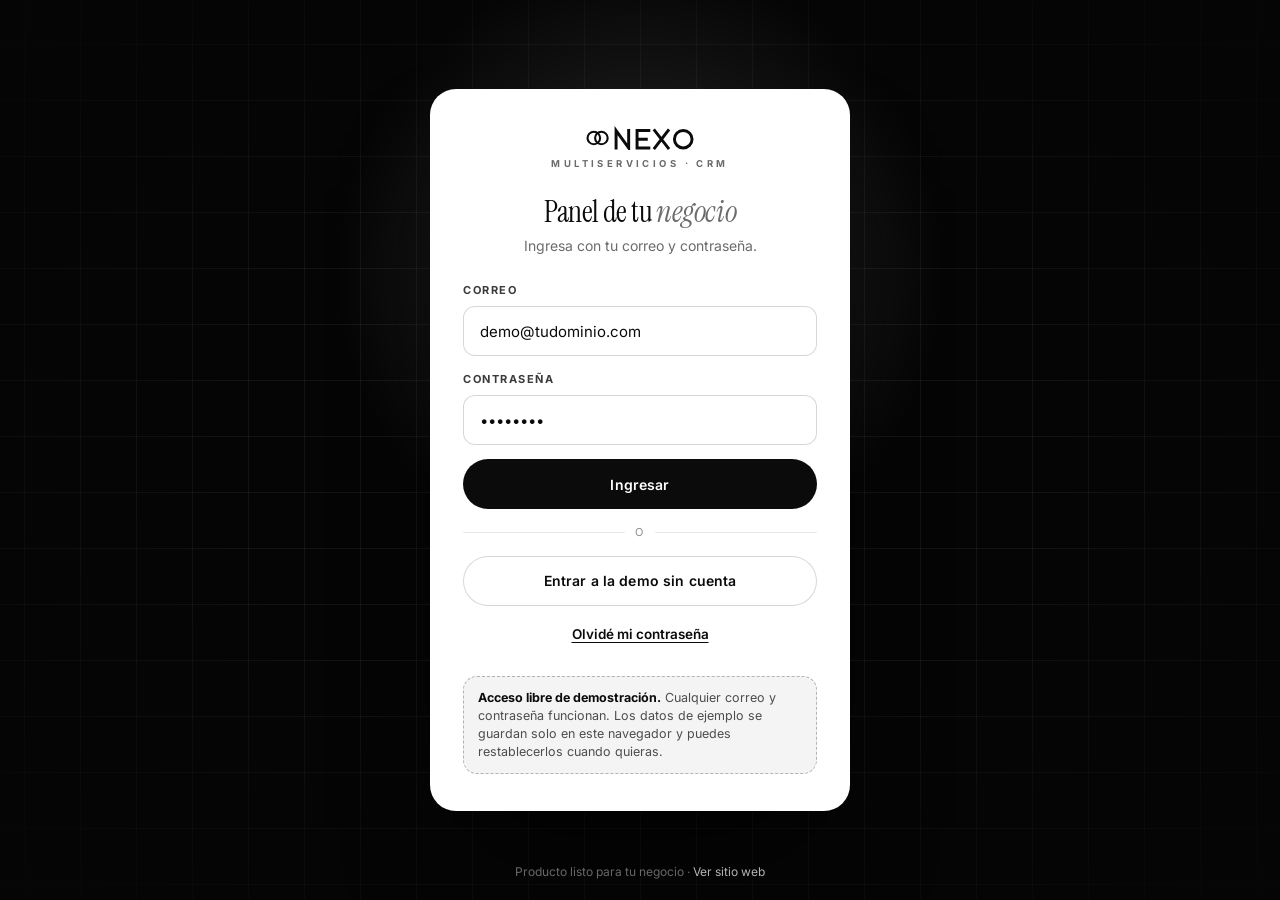
<file: admin/index.html>
<!doctype html>
<html lang="es">
<head>
  <meta charset="utf-8">
  <meta name="viewport" content="width=device-width, initial-scale=1, viewport-fit=cover">
  <title>Panel CRM · Nexo Multiservicios</title>
  <meta name="robots" content="noindex, nofollow">
  <meta name="theme-color" content="#0b0b0b">
  <link rel="icon" href="../assets/img/favicon.svg" type="image/svg+xml">
  <link rel="icon" href="../assets/img/favicon-32.png" sizes="32x32" type="image/png">
  <link rel="apple-touch-icon" href="../assets/img/apple-touch-icon.png">
  <link rel="preconnect" href="https://fonts.googleapis.com">
  <link rel="preconnect" href="https://fonts.gstatic.com" crossorigin>
  <link rel="stylesheet" href="https://fonts.googleapis.com/css2?family=Inter:wght@400;500;600;700;800&family=Instrument+Serif:ital@0;1&display=swap">
  <link rel="stylesheet" href="../assets/css/styles.css?v=20261019c">
  <link rel="stylesheet" href="../assets/css/admin.css?v=20261019c">
  <link rel="stylesheet" href="../assets/css/mono.css?v=1">
</head>
<body>
<svg width="0" height="0" style="position:absolute" aria-hidden="true">
<symbol id="i-users" viewBox="0 0 24 24"><path d="M16 21v-2a4 4 0 0 0-4-4H6a4 4 0 0 0-4 4v2"/><circle cx="9" cy="7" r="4"/><path d="M22 21v-2a4 4 0 0 0-3-3.87"/><path d="M16 3.13a4 4 0 0 1 0 7.75"/></symbol>
<symbol id="i-list" viewBox="0 0 24 24"><path d="M3 12h.01"/><path d="M3 18h.01"/><path d="M3 6h.01"/><path d="M8 12h13"/><path d="M8 18h13"/><path d="M8 6h13"/></symbol>
<symbol id="i-file" viewBox="0 0 24 24"><path d="M15 2H6a2 2 0 0 0-2 2v16a2 2 0 0 0 2 2h12a2 2 0 0 0 2-2V7Z"/><path d="M14 2v4a2 2 0 0 0 2 2h4"/><path d="M10 9H8"/><path d="M16 13H8"/><path d="M16 17H8"/></symbol>
<symbol id="i-shield" viewBox="0 0 24 24"><path d="M20 13c0 5-3.5 7.5-7.66 8.95a1 1 0 0 1-.67-.01C7.5 20.5 4 18 4 13V6a1 1 0 0 1 1-1c2 0 4.5-1.2 6.24-2.72a1.17 1.17 0 0 1 1.52 0C14.51 3.81 17 5 19 5a1 1 0 0 1 1 1z"/><path d="m9 12 2 2 4-4"/></symbol>
<symbol id="i-clock" viewBox="0 0 24 24"><circle cx="12" cy="12" r="10"/><path d="M12 6v6l4 2"/></symbol>
<symbol id="i-layout" viewBox="0 0 24 24"><rect width="18" height="18" x="3" y="3" rx="2"/><path d="M3 9h18"/><path d="M9 21V9"/></symbol>
<symbol id="i-upload" viewBox="0 0 24 24"><path d="M12 3v12"/><path d="m17 8-5-5-5 5"/><path d="M21 15v4a2 2 0 0 1-2 2H5a2 2 0 0 1-2-2v-4"/></symbol>
<symbol id="i-search" viewBox="0 0 24 24"><path d="M14 2v4a2 2 0 0 0 2 2h4"/><path d="M4.27 21a2 2 0 0 0 1.73 1H18a2 2 0 0 0 2-2V7l-5-5H6a2 2 0 0 0-2 2v3"/><path d="m9 18-1.5-1.5"/><circle cx="5" cy="14" r="3"/></symbol>
<symbol id="i-eye" viewBox="0 0 24 24"><path d="M2 12s3-7 10-7 10 7 10 7-3 7-10 7-10-7-10-7Z"/><circle cx="12" cy="12" r="3"/></symbol>
<symbol id="i-lock" viewBox="0 0 24 24"><rect width="18" height="11" x="3" y="11" rx="2" ry="2"/><path d="M7 11V7a5 5 0 0 1 10 0v4"/></symbol>
<symbol id="i-x" viewBox="0 0 24 24"><path d="M18 6 6 18"/><path d="m6 6 12 12"/></symbol>
<symbol id="i-check" viewBox="0 0 24 24"><path d="M20 6 9 17l-5-5"/></symbol>
<symbol id="i-arrow-right" viewBox="0 0 24 24"><path d="M5 12h14"/><path d="m12 5 7 7-7 7"/></symbol>
<symbol id="i-gauge" viewBox="0 0 24 24"><path d="m12 14 4-4"/><path d="M3.34 19a10 10 0 1 1 17.32 0"/></symbol>
<symbol id="i-calculator" viewBox="0 0 24 24"><rect width="16" height="20" x="4" y="2" rx="2"/><path d="M8 6h8"/><path d="M16 14v4"/><path d="M16 10h.01"/><path d="M12 10h.01"/><path d="M8 10h.01"/><path d="M12 14h.01"/><path d="M8 14h.01"/><path d="M12 18h.01"/><path d="M8 18h.01"/></symbol>
<symbol id="i-passport" viewBox="0 0 24 24"><rect x="4" y="2" width="16" height="20" rx="2"/><circle cx="12" cy="10" r="4"/><path d="M8 10h8"/><path d="M12 6c1.3 1.3 1.3 6.7 0 8"/><path d="M12 6c-1.3 1.3-1.3 6.7 0 8"/><path d="M9 18h6"/></symbol>
<symbol id="i-building" viewBox="0 0 24 24"><path d="M6 22V4a2 2 0 0 1 2-2h8a2 2 0 0 1 2 2v18Z"/><path d="M6 12H4a2 2 0 0 0-2 2v6a2 2 0 0 0 2 2h2"/><path d="M18 9h2a2 2 0 0 1 2 2v9a2 2 0 0 1-2 2h-2"/><path d="M10 6h4"/><path d="M10 10h4"/><path d="M10 14h4"/><path d="M10 18h4"/></symbol>
<symbol id="i-stamp" viewBox="0 0 24 24"><path d="M5 22h14"/><path d="M19.27 13.73A2.5 2.5 0 0 0 17.5 13h-11A2.5 2.5 0 0 0 4 15.5V17a1 1 0 0 0 1 1h14a1 1 0 0 0 1-1v-1.5c0-.66-.26-1.3-.73-1.77Z"/><path d="M14 13V8.5C14 7 15 7 15 5a3 3 0 0 0-3-3c-1.66 0-3 1-3 3s1 2 1 3.5V13"/></symbol>
<symbol id="i-phone" viewBox="0 0 24 24"><path d="M22 16.92v3a2 2 0 0 1-2.18 2 19.79 19.79 0 0 1-8.63-3.07 19.5 19.5 0 0 1-6-6 19.79 19.79 0 0 1-3.07-8.67A2 2 0 0 1 4.11 2h3a2 2 0 0 1 2 1.72 12.84 12.84 0 0 0 .7 2.81 2 2 0 0 1-.45 2.11L8.09 9.91a16 16 0 0 0 6 6l1.27-1.27a2 2 0 0 1 2.11-.45 12.84 12.84 0 0 0 2.81.7A2 2 0 0 1 22 16.92z"/></symbol>
<symbol id="i-mail" viewBox="0 0 24 24"><rect width="20" height="16" x="2" y="4" rx="2"/><path d="m22 7-8.97 5.7a1.94 1.94 0 0 1-2.06 0L2 7"/></symbol>
<symbol id="i-whatsapp" viewBox="0 0 24 24"><path d="M17.472 14.382c-.297-.149-1.758-.867-2.03-.967-.273-.099-.471-.148-.67.15-.197.297-.767.966-.94 1.164-.173.199-.347.223-.644.075-.297-.15-1.255-.463-2.39-1.475-.883-.788-1.48-1.761-1.653-2.059-.173-.297-.018-.458.13-.606.134-.133.298-.347.446-.52.149-.174.198-.298.298-.497.099-.198.05-.371-.025-.52-.075-.149-.669-1.612-.916-2.207-.242-.579-.487-.5-.669-.51-.173-.008-.371-.01-.57-.01-.198 0-.52.074-.792.372-.272.297-1.04 1.016-1.04 2.479 0 1.462 1.065 2.875 1.213 3.074.149.198 2.096 3.2 5.077 4.487.709.306 1.262.489 1.694.625.712.227 1.36.195 1.871.118.571-.085 1.758-.719 2.006-1.413.248-.694.248-1.289.173-1.413-.074-.124-.272-.198-.57-.347m-5.421 7.403h-.004a9.87 9.87 0 0 1-5.031-1.378l-.361-.214-3.741.982.998-3.648-.235-.374a9.86 9.86 0 0 1-1.51-5.26c.001-5.45 4.436-9.884 9.888-9.884 2.64 0 5.122 1.03 6.988 2.898a9.825 9.825 0 0 1 2.893 6.994c-.003 5.45-4.437 9.884-9.885 9.884m8.413-18.297A11.815 11.815 0 0 0 12.05 0C5.495 0 .16 5.335.157 11.892c0 2.096.547 4.142 1.588 5.945L.057 24l6.305-1.654a11.882 11.882 0 0 0 5.683 1.448h.005c6.554 0 11.89-5.335 11.893-11.893a11.821 11.821 0 0 0-3.48-8.413Z"/></symbol>
<symbol id="i-messenger" viewBox="0 0 24 24"><path d="M12 0C5.24 0 0 4.95 0 11.64c0 3.5 1.43 6.52 3.77 8.61.2.18.31.42.32.68l.07 2.14a.96.96 0 0 0 1.35.85l2.39-1.05a.96.96 0 0 1 .64-.05c1.1.3 2.27.46 3.46.46 6.76 0 12-4.95 12-11.64S18.76 0 12 0Zm7.2 8.95-3.52 5.6a1.8 1.8 0 0 1-2.6.48l-2.8-2.1a.72.72 0 0 0-.87 0l-3.79 2.87c-.5.38-1.17-.22-.82-.75l3.52-5.6a1.8 1.8 0 0 1 2.6-.48l2.8 2.1c.26.2.61.2.87 0l3.79-2.87c.5-.38 1.17.22.82.75Z"/></symbol>
<symbol id="i-instagram" viewBox="0 0 24 24"><rect x="2.5" y="2.5" width="19" height="19" rx="5.5"/><circle cx="12" cy="12" r="4.3"/><path d="M17.4 6.6h.01"/></symbol>
<symbol id="i-message" viewBox="0 0 24 24"><path d="M7.9 20A9 9 0 1 0 4 16.1L2 22Z"/></symbol>
<symbol id="i-sparkles" viewBox="0 0 24 24"><path d="M9.94 15.5A2 2 0 0 0 8.5 14.06l-6.14-1.58a.5.5 0 0 1 0-.96L8.5 9.94A2 2 0 0 0 9.94 8.5l1.58-6.14a.5.5 0 0 1 .96 0l1.58 6.14a2 2 0 0 0 1.44 1.44l6.14 1.58a.5.5 0 0 1 0 .96l-6.14 1.58a2 2 0 0 0-1.44 1.44l-1.58 6.14a.5.5 0 0 1-.96 0z"/></symbol>
<symbol id="i-clipboard" viewBox="0 0 24 24"><rect width="8" height="4" x="8" y="2" rx="1" ry="1"/><path d="M16 4h2a2 2 0 0 1 2 2v14a2 2 0 0 1-2 2H6a2 2 0 0 1-2-2V6a2 2 0 0 1 2-2h2"/><path d="m9 14 2 2 4-4"/></symbol>
<symbol id="i-external" viewBox="0 0 24 24"><path d="M15 3h6v6"/><path d="M10 14 21 3"/><path d="M18 13v6a2 2 0 0 1-2 2H5a2 2 0 0 1-2-2V8a2 2 0 0 1 2-2h6"/></symbol>
<symbol id="i-trending" viewBox="0 0 24 24"><path d="M22 7 13.5 15.5 8.5 10.5 2 17"/><path d="M16 7h6v6"/></symbol>
<symbol id="i-home" viewBox="0 0 24 24"><path d="M15 21v-8a1 1 0 0 0-1-1h-4a1 1 0 0 0-1 1v8"/><path d="M3 10a2 2 0 0 1 .71-1.53l7-6a2 2 0 0 1 2.58 0l7 6A2 2 0 0 1 21 10v9a2 2 0 0 1-2 2H5a2 2 0 0 1-2-2z"/></symbol>
<symbol id="i-plus" viewBox="0 0 24 24"><path d="M12 5v14"/><path d="M5 12h14"/></symbol>
<symbol id="i-trash" viewBox="0 0 24 24"><path d="M3 6h18"/><path d="M19 6v14a2 2 0 0 1-2 2H7a2 2 0 0 1-2-2V6"/><path d="M8 6V4a2 2 0 0 1 2-2h4a2 2 0 0 1 2 2v2"/></symbol>
<symbol id="i-logout" viewBox="0 0 24 24"><path d="M9 21H5a2 2 0 0 1-2-2V5a2 2 0 0 1 2-2h4"/><path d="m16 17 5-5-5-5"/><path d="M21 12H9"/></symbol>
<symbol id="i-edit" viewBox="0 0 24 24"><path d="M12 20h9"/><path d="M16.5 3.5a2.12 2.12 0 0 1 3 3L7 19l-4 1 1-4Z"/></symbol>
<symbol id="i-inbox" viewBox="0 0 24 24"><path d="M22 12h-6l-2 3h-4l-2-3H2"/><path d="M5.45 5.11 2 12v6a2 2 0 0 0 2 2h16a2 2 0 0 0 2-2v-6l-3.45-6.89A2 2 0 0 0 16.76 4H7.24a2 2 0 0 0-1.79 1.11Z"/></symbol>
<symbol id="i-kanban" viewBox="0 0 24 24"><rect x="3" y="3" width="18" height="18" rx="2"/><path d="M8 7v7"/><path d="M12 7v4"/><path d="M16 7v9"/></symbol>
<symbol id="i-refresh" viewBox="0 0 24 24"><path d="M21 12a9 9 0 0 1-15.5 6.2L3 16"/><path d="M3 12a9 9 0 0 1 15.5-6.2L21 8"/><path d="M21 3v5h-5"/><path d="M3 21v-5h5"/></symbol>
<symbol id="i-download" viewBox="0 0 24 24"><path d="M21 15v4a2 2 0 0 1-2 2H5a2 2 0 0 1-2-2v-4"/><path d="m7 10 5 5 5-5"/><path d="M12 15V3"/></symbol>
<symbol id="i-chevron-left" viewBox="0 0 24 24"><path d="m15 18-6-6 6-6"/></symbol>
<symbol id="i-user-plus" viewBox="0 0 24 24"><path d="M16 21v-2a4 4 0 0 0-4-4H6a4 4 0 0 0-4 4v2"/><circle cx="9" cy="7" r="4"/><path d="M19 8v6"/><path d="M22 11h-6"/></symbol>
<symbol id="i-globe" viewBox="0 0 24 24"><circle cx="12" cy="12" r="10"/><path d="M12 2a14.5 14.5 0 0 0 0 20 14.5 14.5 0 0 0 0-20"/><path d="M2 12h20"/></symbol>
<symbol id="i-copy" viewBox="0 0 24 24"><rect width="14" height="14" x="8" y="8" rx="2"/><path d="M4 16c-1.1 0-2-.9-2-2V4c0-1.1.9-2 2-2h10c1.1 0 2 .9 2 2"/></symbol>
<symbol id="i-calendar" viewBox="0 0 24 24"><rect width="18" height="18" x="3" y="4" rx="2"/><path d="M16 2v4"/><path d="M8 2v4"/><path d="M3 10h18"/></symbol>
<symbol id="i-image" viewBox="0 0 24 24"><rect width="18" height="18" x="3" y="3" rx="2"/><circle cx="9" cy="9" r="2"/><path d="m21 15-3.09-3.09a2 2 0 0 0-2.82 0L6 21"/></symbol>
<symbol id="i-alert" viewBox="0 0 24 24"><circle cx="12" cy="12" r="10"/><path d="M12 8v4"/><path d="M12 16h.01"/></symbol>
<symbol id="i-send" viewBox="0 0 24 24"><path d="M14.54 21.69a.5.5 0 0 0 .94-.03l6.5-19a.5.5 0 0 0-.64-.63l-19 6.5a.5.5 0 0 0-.02.93l7.93 3.18a2 2 0 0 1 1.11 1.11z"/><path d="m21.85 2.15-10.94 10.94"/></symbol>
<symbol id="i-clip" viewBox="0 0 24 24"><path d="m21.44 11.05-9.19 9.19a6 6 0 0 1-8.49-8.49l8.57-8.57A4 4 0 1 1 18 8.84l-8.59 8.57a2 2 0 0 1-2.83-2.83l8.49-8.48"/></symbol>
<symbol id="i-lupa" viewBox="0 0 24 24"><circle cx="11" cy="11" r="8"/><path d="m21 21-4.3-4.3"/></symbol>
<symbol id="i-cash" viewBox="0 0 24 24"><rect x="2" y="6" width="20" height="12" rx="2"/><circle cx="12" cy="12" r="2.5"/><path d="M6 12h.01M18 12h.01"/></symbol>
<symbol id="i-zap" viewBox="0 0 24 24"><path d="M4 14a1 1 0 0 1-.78-1.63l9.9-10.2a.5.5 0 0 1 .86.46l-1.92 6.02A1 1 0 0 0 13 10h7a1 1 0 0 1 .78 1.63l-9.9 10.2a.5.5 0 0 1-.86-.46l1.92-6.02A1 1 0 0 0 11 14z"/></symbol>
<symbol id="i-card" viewBox="0 0 24 24"><rect x="2" y="5" width="20" height="14" rx="2"/><path d="M2 10h20"/><path d="M6 15h4"/></symbol>
<symbol id="i-bank" viewBox="0 0 24 24"><path d="M3 22h18"/><path d="M6 18v-7M10 18v-7M14 18v-7M18 18v-7"/><path d="m12 2 8 5H4z"/></symbol>
<symbol id="i-receipt" viewBox="0 0 24 24"><path d="M4 2v20l2-1 2 1 2-1 2 1 2-1 2 1 2-1 2 1V2l-2 1-2-1-2 1-2-1-2 1-2-1-2 1Z"/><path d="M16 8h-6a2 2 0 1 0 0 4h4a2 2 0 1 1 0 4H8"/><path d="M12 17.5v-11"/></symbol>
<symbol id="i-wallet" viewBox="0 0 24 24"><path d="M19 7V4a1 1 0 0 0-1-1H5a2 2 0 0 0 0 4h15a1 1 0 0 1 1 1v4h-3a2 2 0 0 0 0 4h3a1 1 0 0 0 1-1v-2a1 1 0 0 0-1-1"/><path d="M3 5v14a2 2 0 0 0 2 2h15a1 1 0 0 0 1-1v-4"/></symbol>
<symbol id="i-hourglass" viewBox="0 0 24 24"><path d="M5 22h14M5 2h14"/><path d="M17 22v-4.17a2 2 0 0 0-.59-1.42L12 12l-4.41 4.41A2 2 0 0 0 7 17.83V22"/><path d="M7 2v4.17a2 2 0 0 0 .59 1.42L12 12l4.41-4.41A2 2 0 0 0 17 6.17V2"/></symbol>
<symbol id="i-dots" viewBox="0 0 24 24"><circle cx="5" cy="12" r="1"/><circle cx="12" cy="12" r="1"/><circle cx="19" cy="12" r="1"/></symbol>
<symbol id="i-up" viewBox="0 0 24 24"><path d="m5 12 7-7 7 7"/><path d="M12 19V5"/></symbol>
<symbol id="i-down" viewBox="0 0 24 24"><path d="M12 5v14"/><path d="m19 12-7 7-7-7"/></symbol>
<symbol id="i-bell" viewBox="0 0 24 24"><path d="M10.27 21a2 2 0 0 0 3.46 0"/><path d="M3.26 15.33A1 1 0 0 0 4 17h16a1 1 0 0 0 .74-1.67C19.41 13.96 18 12.5 18 8A6 6 0 0 0 6 8c0 4.5-1.41 5.96-2.74 7.33"/></symbol>
<symbol id="i-bell-off" viewBox="0 0 24 24"><path d="M10.27 21a2 2 0 0 0 3.46 0"/><path d="M17 17H4a1 1 0 0 1-.74-1.67C4.59 13.96 6 12.5 6 8a6 6 0 0 1 .26-1.74"/><path d="M8.67 3.26A6 6 0 0 1 18 8c0 2.35.38 3.86.93 4.95"/><path d="m2 2 20 20"/></symbol>
<symbol id="i-flame" viewBox="0 0 24 24"><path d="M8.5 14.5A2.5 2.5 0 0 0 11 12c0-1.38-.5-2-1-3-1.07-2.14-.22-4.05 2-6 .5 2.5 2 4.9 4 6.5 2 1.6 3 3.5 3 5.5a7 7 0 1 1-14 0c0-1.15.43-2.29 1-3a2.5 2.5 0 0 0 2.5 2.5z"/></symbol>
<symbol id="i-sun" viewBox="0 0 24 24"><circle cx="12" cy="12" r="4"/><path d="M12 2v2M12 20v2M4.93 4.93l1.41 1.41M17.66 17.66l1.41 1.41M2 12h2M20 12h2M6.34 17.66l-1.41 1.41M19.07 4.93l-1.41 1.41"/></symbol>
<symbol id="i-snow" viewBox="0 0 24 24"><path d="M2 12h20M12 2v20"/><path d="m20 16-4-4 4-4M4 8l4 4-4 4M16 4l-4 4-4-4M8 20l4-4 4 4"/></symbol>
<symbol id="i-party" viewBox="0 0 24 24"><path d="M5.8 11.3 2 22l10.7-3.79"/><path d="M4 3h.01M22 8h.01M15 2h.01M22 20h.01"/><path d="m22 2-2.24.75a2.9 2.9 0 0 0-1.96 3.12c.1.86-.57 1.63-1.45 1.63h-.38c-.86 0-1.6.6-1.76 1.44L14 10"/><path d="m22 13-.82-.33c-.86-.34-1.82.2-1.98 1.11-.11.7-.72 1.22-1.43 1.22H17"/><path d="m11 2 .33.82c.34.86-.2 1.82-1.11 1.98-.7.1-1.22.72-1.22 1.43V7"/><path d="M11 13c1.93 1.93 2.83 4.17 2 5-.83.83-3.07-.07-5-2-1.93-1.93-2.83-4.17-2-5 .83-.83 3.07.07 5 2Z"/></symbol>
<symbol id="i-dollar" viewBox="0 0 24 24"><path d="M12 2v20"/><path d="M17 5H9.5a3.5 3.5 0 0 0 0 7h5a3.5 3.5 0 0 1 0 7H6"/></symbol>
</svg>

<!-- Acceso -->
<section class="auth" id="view-login" hidden>
  <div class="auth-card">
    <img class="logo" src="../assets/img/logo.svg" alt="Nexo" width="150" height="33">
    <div class="sub">Multiservicios · CRM</div>
    <h1>Panel de tu <span class="serif">negocio</span></h1>
    <p class="lead">Ingresa con tu correo y contraseña.</p>
    <form id="login-form">
      <div class="msg" id="login-msg" hidden></div>
      <div class="field"><label for="l-email">Correo</label><input class="input" id="l-email" type="email" autocomplete="username" value="demo@tudominio.com" required></div>
      <div class="field"><label for="l-pass">Contraseña</label><input class="input" id="l-pass" type="password" autocomplete="current-password" value="demo1234" required></div>
      <button class="btn btn-dark" type="submit"><span class="btn-label">Ingresar</span><span class="spinner" aria-hidden="true"></span></button>
      <div class="sep">o</div>
      <button class="btn btn-ghost" type="button" id="demo-entrar"><span class="btn-label">Entrar a la demo sin cuenta</span><span class="spinner" aria-hidden="true"></span></button>
      <div style="text-align:center"><button type="button" class="link-btn" id="forgot">Olvidé mi contraseña</button></div>
      <p class="demo-hint"><b>Acceso libre de demostración.</b> Cualquier correo y contraseña funcionan. Los datos de ejemplo se guardan solo en este navegador y puedes restablecerlos cuando quieras.</p>
    </form>
  </div>
  <div class="auth-foot">Producto listo para tu negocio · <a href="../">Ver sitio web</a></div>
</section>

<!-- Nueva contraseña / invitación -->
<section class="auth" id="view-reset" hidden>
  <div class="auth-card">
    <img class="logo" src="../assets/img/logo.svg" alt="Nexo" width="150" height="33">
    <h1 id="reset-title">Nueva contraseña</h1>
    <p class="lead" id="reset-lead">Elige una contraseña de al menos 10 caracteres.</p>
    <form id="reset-form">
      <div class="msg" id="reset-msg" hidden></div>
      <div class="field"><label for="r-pass">Contraseña</label><input class="input" id="r-pass" type="password" autocomplete="new-password" minlength="10" required></div>
      <button class="btn btn-dark" type="submit">Guardar contraseña</button>
    </form>
  </div>
</section>

<!-- Sin acceso -->
<section class="auth" id="view-denied" hidden>
  <div class="auth-card" style="text-align:center">
    <img class="logo" src="../assets/img/logo.svg" alt="Nexo" width="150" height="33">
    <h1>Sin acceso</h1>
    <p class="lead">Esta cuenta no tiene acceso al panel o fue desactivada. Pide acceso a la administración.</p>
    <div style="margin-top:20px"><button class="btn btn-ghost" data-logout>Cerrar sesión</button></div>
  </div>
</section>

<!-- Panel -->
<div id="view-panel" class="app" hidden>
  <aside class="side" aria-label="Menú del panel">
    <a href="../" class="brand" aria-label="Nexo Multiservicios">
      <img class="brand-logo" src="../assets/img/logo-light.svg" alt="Nexo" width="92" height="20"><span class="brand-divider"></span><span class="brand-sub">Panel<br>CRM</span>
    </a>
    <button class="side-search" type="button" data-buscar><svg class="icon icon-sm"><use href="#i-lupa"/></svg><span>Buscar</span><kbd>Ctrl K</kbd></button>
    <nav class="side-nav">
    <div class="nav-group">Trabajo</div>
    <a class="nav-item" href="#/inicio" data-route="inicio"><svg class="icon"><use href="#i-home"/></svg><span>Inicio</span></a>
    <a class="nav-item" href="#/solicitudes" data-route="solicitudes" data-alias="mensajes respuestas" data-perm="solicitudes"><svg class="icon"><use href="#i-inbox"/></svg><span>Solicitudes</span><span class="count" id="count-sol"></span></a>
    <a class="nav-item" href="#/formularios" data-route="formularios" data-perm="solicitudes"><svg class="icon"><use href="#i-clipboard"/></svg><span>Formularios</span></a>
    <a class="nav-item" href="#/clientes" data-route="clientes" data-perm="clientes|taxes"><svg class="icon"><use href="#i-users"/></svg><span>Clientes</span></a>
    <a class="nav-item" href="#/casos" data-route="casos" data-perm="casos|taxes"><svg class="icon"><use href="#i-kanban"/></svg><span>Casos</span></a>
    <a class="nav-item" href="#/bandeja" data-route="bandeja" data-perm="mensajes"><svg class="icon"><use href="#i-message"/></svg><span>Mensajes</span><span class="count" id="count-ban"></span></a>
    <a class="nav-item" href="#/llamadas" data-route="llamadas" data-perm="llamadas"><svg class="icon"><use href="#i-phone"/></svg><span>Llamadas</span></a>
    <a class="nav-item" href="#/agenda" data-route="agenda" data-perm="citas"><svg class="icon"><use href="#i-calendar"/></svg><span>Agenda</span><span class="count" id="count-cit"></span></a>
    <a class="nav-item" href="#/tareas" data-route="tareas"><svg class="icon"><use href="#i-clipboard"/></svg><span>Tareas</span><span class="count" id="count-tar"></span></a>
    <a class="nav-item" href="#/cobros" data-route="cobros" data-perm="cobros"><svg class="icon"><use href="#i-dollar"/></svg><span>Cobros</span></a>
    <a class="nav-item" href="#/documentos" data-route="documentos" data-perm="documentos"><svg class="icon"><use href="#i-file"/></svg><span>Documentos</span></a>
    <div class="nav-group">Marca</div>
    <a class="nav-item" href="#/campanas" data-route="campanas" data-perm="campanas"><svg class="icon"><use href="#i-send"/></svg><span>Campañas</span></a>
    <a class="nav-item" href="#/sitio" data-route="sitio" data-perm="sitio"><svg class="icon"><use href="#i-globe"/></svg><span>Sitio web</span></a>
    <a class="nav-item" href="#/contenido" data-route="contenido" data-perm="contenido"><svg class="icon"><use href="#i-sparkles"/></svg><span>Contenido</span><span class="count" id="count-con"></span></a>
    <div class="nav-group" data-perm="equipo">Ajustes</div>
    <a class="nav-item" href="#/equipo" data-route="equipo" data-perm="equipo"><svg class="icon"><use href="#i-shield"/></svg><span>Equipo</span></a>
    <a class="nav-item" href="#/ajustes" data-route="ajustes" data-perm="equipo"><svg class="icon"><use href="#i-layout"/></svg><span>Ajustes</span></a>
    </nav>
    <div class="demo-chip"><span><b>Modo demostración</b><br>Datos de ejemplo</span><button type="button" id="demo-reiniciar" title="Volver a los datos de ejemplo">Restablecer</button></div>
    <div class="side-foot">
      <span class="avatar" id="me-ini"></span>
      <div class="who"><b id="me-name"></b><span id="me-rol"></span></div>
      <button class="icon-btn" data-logout aria-label="Cerrar sesión" title="Cerrar sesión"><svg class="icon icon-sm"><use href="#i-logout"/></svg></button>
    </div>
  </aside>

  <div>
    <div class="mtop">
      <img src="../assets/img/logo.svg" alt="Nexo" width="88" height="20">
      <span style="flex:1"></span>
      <button class="icon-btn" type="button" data-buscar aria-label="Buscar"><svg class="icon icon-sm"><use href="#i-lupa"/></svg></button>
      <button class="icon-btn" data-logout aria-label="Cerrar sesión"><svg class="icon icon-sm"><use href="#i-logout"/></svg></button>
    </div>
    <main class="main" id="main"></main>
  </div>
</div>

<!-- Panel lateral de detalle -->
<div class="drawer-bg" id="drawer-bg" hidden></div>
<aside class="drawer" id="drawer" hidden aria-modal="true" role="dialog" aria-labelledby="d-name">
  <div class="d-head">
    <div><div class="meta" id="d-meta"></div><h2 id="d-name"></h2></div>
    <button class="x" id="d-close" aria-label="Cerrar"><svg class="icon icon-sm"><use href="#i-x"/></svg></button>
  </div>
  <div class="d-body" id="d-body"></div>
  <div class="d-foot" id="d-foot"></div>
</aside>

<script src="../assets/js/config.js?v=1"></script>
<script src="../assets/js/backend.js?v=1"></script>
<script src="../assets/js/efectos.js?v=1"></script>
<script src="../assets/js/admin/core.js?v=20261019c"></script>
<script src="../assets/js/admin/buscar.js?v=20261019c"></script>
<script src="../assets/js/admin/inicio.js?v=20261019c"></script>
<script src="../assets/js/admin/solicitudes.js?v=20261019c"></script>
<script src="../assets/js/admin/formularios.js?v=20261019c"></script>
<script src="../assets/js/admin/clientes.js?v=20261019c"></script>
<script src="../assets/js/admin/casos.js?v=20261019c"></script>
<script src="../assets/js/admin/caso-detalle.js?v=20261019c"></script>
<script src="../assets/js/admin/tareas.js?v=20261019c"></script>
<script src="../assets/js/admin/cobros.js?v=20261019c"></script>
<script src="../assets/js/admin/documentos.js?v=20261019c"></script>
<script src="../assets/js/admin/sitio.js?v=20261019c"></script>
<script src="../assets/js/admin/contenido.js?v=20261019c"></script>
<script src="../assets/js/admin/clientes-extra.js?v=20261019c"></script>
<script src="../assets/js/admin/bandeja.js?v=20261019c"></script>
<script src="../assets/js/admin/llamadas.js?v=20261019c"></script>
<script src="../assets/js/admin/campanas.js?v=20261019c"></script>
<script src="../assets/js/admin/agenda.js?v=20261019c"></script>
<script src="../assets/js/admin/ajustes.js?v=20261019c"></script>
<script src="../assets/js/admin/equipo.js?v=20261019c"></script>
<script>APP.start();</script>
</body>
</html>
</file>
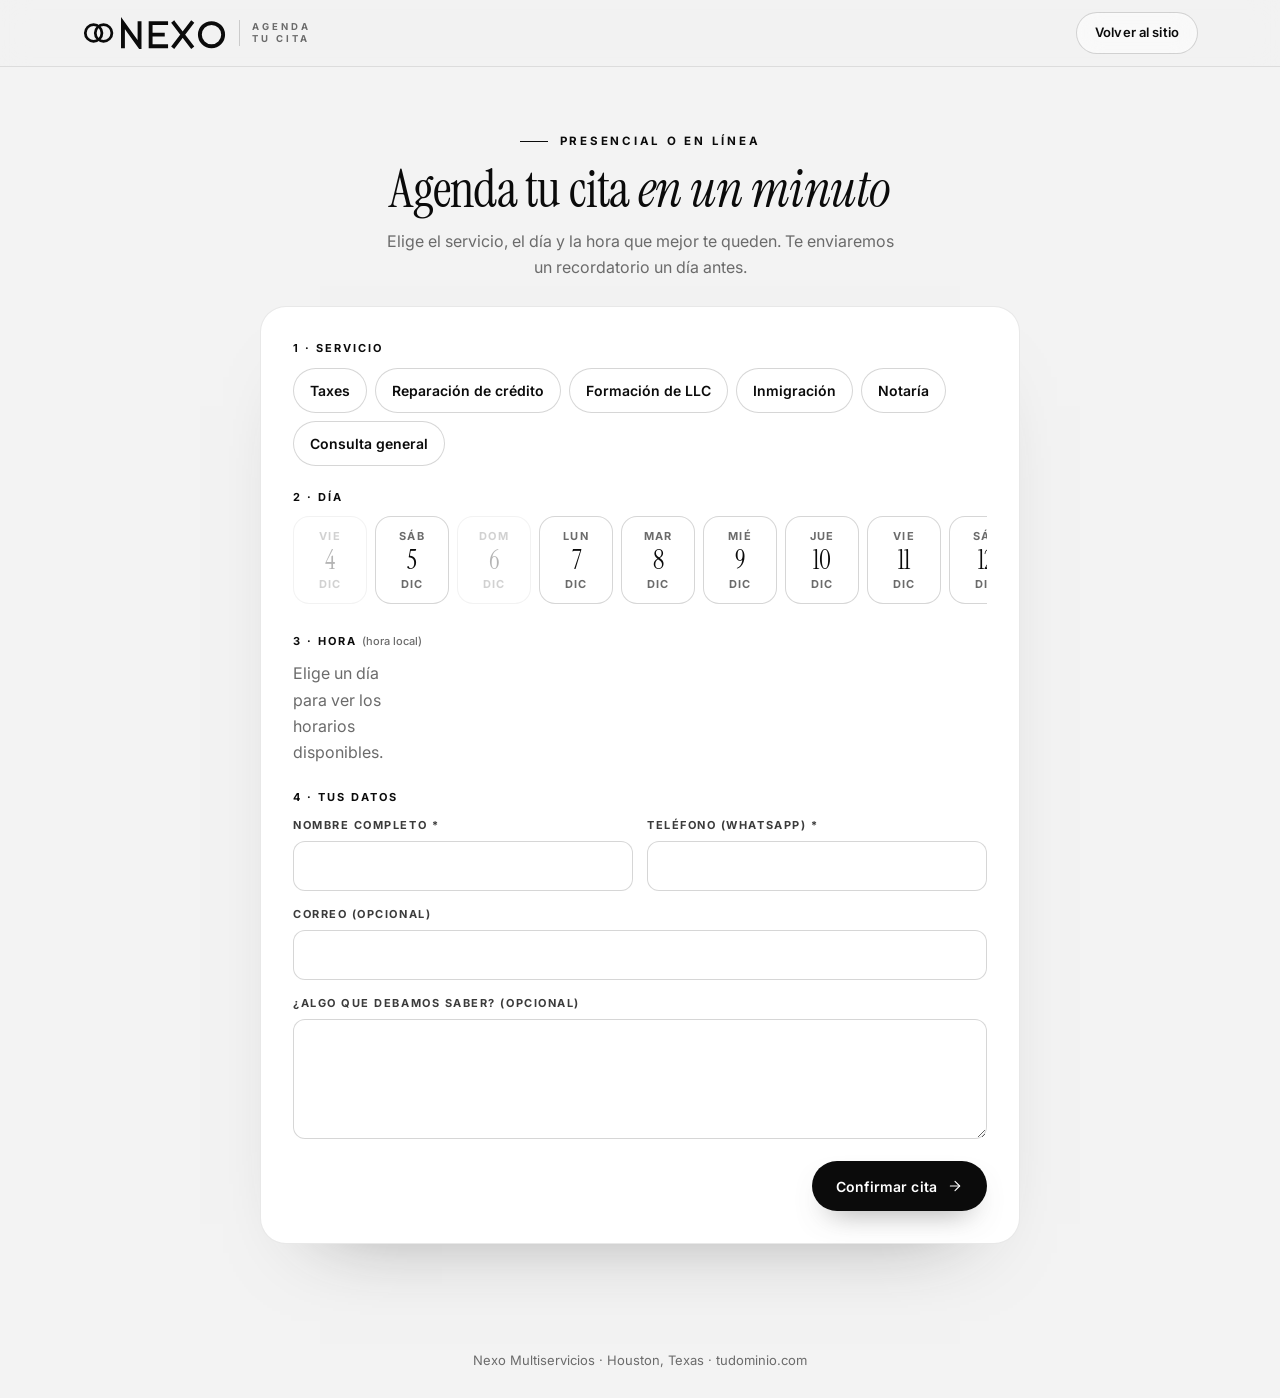
<file: citas/index.html>
<!doctype html>
<html lang="es">
<head>
  <meta charset="utf-8">
  <meta name="viewport" content="width=device-width, initial-scale=1, viewport-fit=cover">
  <title>Agenda tu cita · Nexo Multiservicios</title>
  <meta name="description" content="Reserva tu cita con Nexo Multiservicios con nosotros: taxes, reparación de crédito, LLC, inmigración, notaría y contabilidad.">
  <meta name="theme-color" content="#0b0b0b">
  <meta property="og:type" content="website">
  <meta property="og:locale" content="es_US">
  <meta property="og:site_name" content="Nexo Multiservicios">
  <meta property="og:title" content="Agenda tu cita · Nexo Multiservicios">
  <meta property="og:description" content="Elige el día y la hora que mejor te queden.">
  <meta property="og:image" content="../assets/img/og-image.jpg">
  <meta name="twitter:card" content="summary_large_image">
  <link rel="icon" href="../assets/img/favicon.svg" type="image/svg+xml">
  <link rel="apple-touch-icon" href="../assets/img/apple-touch-icon.png">
  <link rel="preconnect" href="https://fonts.googleapis.com">
  <link rel="preconnect" href="https://fonts.gstatic.com" crossorigin>
  <link rel="stylesheet" href="https://fonts.googleapis.com/css2?family=Inter:wght@400;500;600;700;800&family=Instrument+Serif:ital@0;1&display=swap">
  <link rel="stylesheet" href="../assets/css/styles.css">
  <link rel="stylesheet" href="../assets/css/publico.css">
</head>
<body>
<svg width="0" height="0" style="position:absolute" aria-hidden="true">
  <symbol id="i-check" viewBox="0 0 24 24"><path d="M20 6 9 17l-5-5"/></symbol>
  <symbol id="i-arrow-right" viewBox="0 0 24 24"><path d="M5 12h14"/><path d="m12 5 7 7-7 7"/></symbol>
</svg>
<header class="p-top"><div class="container">
  <a href="../" class="brand" aria-label="Nexo Multiservicios"><img class="brand-logo" src="../assets/img/logo.svg" alt="Nexo" width="92" height="20"><span class="brand-divider"></span><span class="brand-sub">Agenda<br>tu cita</span></a>
  <a href="../" class="btn btn-ghost btn-sm"><span>Volver al sitio</span></a>
</div></header>

<main class="p-main"><div class="container"><div class="p-wrap">
  <div class="p-head">
    <span class="kicker">Presencial o en línea</span>
    <h1>Agenda tu cita <span class="serif">en un minuto</span></h1>
    <p>Elige el servicio, el día y la hora que mejor te queden. Te enviaremos un recordatorio un día antes.</p>
  </div>

  <form class="p-card" id="f" novalidate>
    <div class="p-step">1 · Servicio</div>
    <div class="opts" id="servicios"></div>

    <div class="p-step">2 · Día</div>
    <div class="days" id="dias"></div>

    <div class="p-step">3 · Hora <span id="zona" style="text-transform:none;letter-spacing:0;font-weight:500;color:var(--muted)">(hora local)</span></div>
    <div class="slots" id="horas"><p style="color:var(--muted)">Elige un día para ver los horarios disponibles.</p></div>

    <div class="p-step">4 · Tus datos</div>
    <div class="p-grid">
      <div class="field"><label for="nombre">Nombre completo *</label><input class="input" id="nombre" autocomplete="name" maxlength="120" required></div>
      <div class="field"><label for="telefono">Teléfono (WhatsApp) *</label><input class="input" id="telefono" type="tel" autocomplete="tel" maxlength="40" required></div>
      <div class="field full"><label for="email">Correo (opcional)</label><input class="input" id="email" type="email" autocomplete="email" maxlength="200"></div>
      <div class="field full"><label for="notas">¿Algo que debamos saber? (opcional)</label><textarea class="input" id="notas" rows="3" maxlength="1000"></textarea></div>
    </div>
    <div class="msg error" id="err" hidden></div>
    <div class="p-actions"><button class="btn btn-primary" id="enviar" type="submit"><span class="btn-label">Confirmar cita</span><svg class="icon icon-sm arrow"><use href="#i-arrow-right"/></svg></button></div>
  </form>

  <div class="p-card done" id="ok" hidden>
    <div class="ok-ico"><svg class="icon"><use href="#i-check"/></svg></div>
    <h2>¡Tu cita está reservada!</h2>
    <p>Te confirmaremos por WhatsApp. Si necesitas cambiarla, escríbenos.</p>
    <div class="summary" id="resumen"></div>
    <div class="p-actions" style="justify-content:center">
      <a class="btn btn-ghost" id="ics" download="cita.ics"><span>Agregar a mi calendario</span></a>
      <a class="btn btn-primary" href="https://wa.me/17135550147" target="_blank" rel="noopener"><span>Escribir por WhatsApp</span></a>
    </div>
  </div>
</div></div></main>
<footer class="p-foot">Nexo Multiservicios · Houston, Texas · <a href="../">tudominio.com</a></footer>
<script src="../assets/js/config.js"></script>
<script src="../assets/js/backend.js"></script>
<script src="../assets/js/efectos.js"></script>
<script src="../assets/js/citas.js"></script>
</body>
</html>
</file>
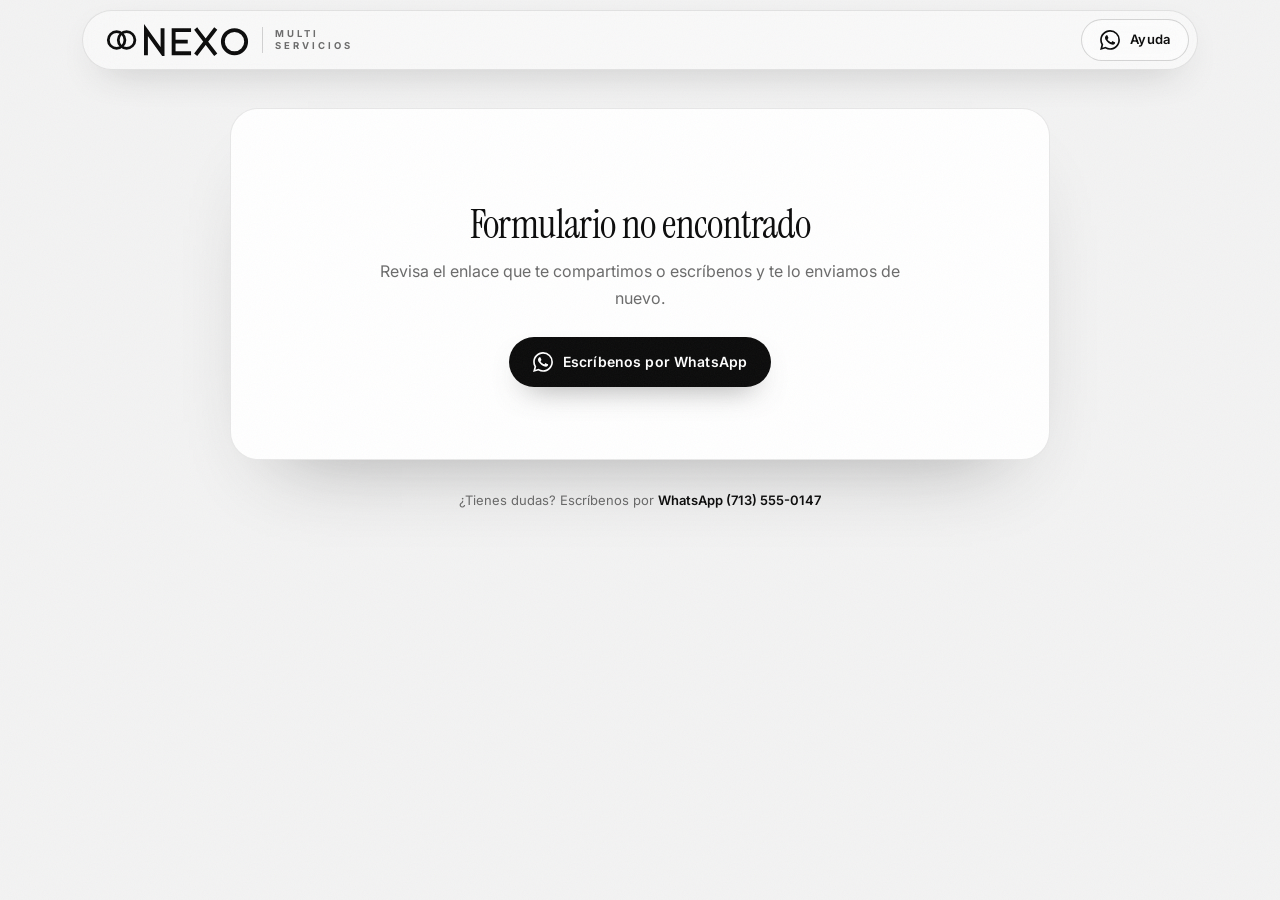
<file: f/index.html>
<!doctype html>
<html lang="es" class="no-js">
<head>
  <meta charset="utf-8">
  <meta name="viewport" content="width=device-width, initial-scale=1, viewport-fit=cover">
  <title>Formulario | Nexo Multiservicios</title>
  <meta name="description" content="Formulario de Nexo Multiservicios. Información confidencial.">
  <meta name="robots" content="noindex, nofollow">
  <meta name="theme-color" content="#0b0b0b">

  <meta property="og:type" content="website">
  <meta property="og:locale" content="es_US">
  <meta property="og:site_name" content="Nexo Multiservicios">
  <meta property="og:title" content="Formulario · Nexo Multiservicios">
  <meta property="og:description" content="Completa tu formulario de forma segura. Información confidencial.">
  <meta property="og:image" content="../assets/img/og-image.jpg">
  <meta name="twitter:card" content="summary_large_image">
  <meta name="twitter:image" content="../assets/img/og-image.jpg">

  <link rel="icon" href="../assets/img/favicon.svg" type="image/svg+xml">
  <link rel="icon" href="../assets/img/favicon-32.png" sizes="32x32" type="image/png">
  <link rel="apple-touch-icon" href="../assets/img/apple-touch-icon.png">
  <link rel="preconnect" href="https://fonts.googleapis.com">
  <link rel="preconnect" href="https://fonts.gstatic.com" crossorigin>
  <link rel="stylesheet" href="https://fonts.googleapis.com/css2?family=Inter:wght@400;500;600;700;800&family=Instrument+Serif:ital@0;1&display=swap">
  <link rel="stylesheet" href="../assets/css/styles.css">
  <style>
    body { background: var(--soft); }
    .f-wrap { position: relative; padding: calc(var(--nav-h) + 36px) 0 90px; overflow: hidden; }
    .f-wrap .hero-word { top: 80px; bottom: auto; opacity: 0.05; }
    .f-card { position: relative; max-width: 820px; margin-inline: auto; border-radius: var(--radius-xl); background: #ffffff; border: 1px solid var(--line); box-shadow: 0 40px 80px -50px rgba(42, 42, 42, 0.45); overflow: hidden; }

    .f-head { padding: clamp(32px, 5vw, 52px) clamp(22px, 5vw, 56px) 30px; text-align: center; background: linear-gradient(180deg, var(--stone-50), #ffffff); border-bottom: 1px solid var(--line); }
    .f-head .logo { width: 128px; height: auto; margin: 0 auto; }
    .f-head .logo-sub { margin-top: 8px; font-size: 9.5px; font-weight: 700; letter-spacing: 0.38em; text-transform: uppercase; color: var(--accent); }
    .f-head .kicker { margin-top: 26px; justify-content: center; }
    .f-head h1 { margin-top: 10px; font-size: clamp(32px, 4.4vw, 48px); font-weight: 500; line-height: 1.05; color: var(--charcoal); }
    .f-head h1 .serif { color: var(--accent); }
    .f-head p { max-width: 600px; margin: 14px auto 0; color: var(--muted); font-size: 15px; }
    .f-secure { display: inline-flex; align-items: center; gap: 8px; margin-top: 18px; padding: 7px 14px; border-radius: 999px; background: var(--accent-50); color: var(--accent); font-size: 12.5px; font-weight: 600; }

    .f-steps { position: sticky; top: calc(var(--nav-h) + 4px); z-index: 5; display: flex; gap: 6px; padding: 12px clamp(16px, 5vw, 56px); background: rgba(255, 255, 255, 0.9); backdrop-filter: blur(12px); -webkit-backdrop-filter: blur(12px); border-bottom: 1px solid var(--line); overflow-x: auto; scrollbar-width: none; }
    .f-steps::-webkit-scrollbar { display: none; }
    .f-steps a { flex: none; display: inline-flex; align-items: center; gap: 8px; padding: 7px 12px; border-radius: 999px; font-size: 12.5px; font-weight: 600; color: var(--muted); transition: background 0.3s, color 0.3s; }
    .f-steps a span { display: grid; place-items: center; width: 20px; height: 20px; border-radius: 50%; border: 1px solid var(--line-strong); font-size: 10.5px; }
    .f-steps a.active { background: var(--soft); color: var(--charcoal); }
    .f-steps a.done span { background: var(--accent); border-color: var(--accent); color: #ffffff; }

    form.f-body { padding: 10px clamp(22px, 5vw, 56px) clamp(30px, 5vw, 48px); }
    .f-sec { padding: 30px 0 8px; border-bottom: 1px solid var(--line); scroll-margin-top: calc(var(--nav-h) + 70px); }
    .f-sec:last-of-type { border-bottom: 0; }
    .f-sec-h { display: flex; align-items: center; gap: 14px; margin-bottom: 20px; }
    .f-sec-h .n { display: grid; place-items: center; width: 38px; height: 38px; flex: none; border-radius: 50%; background: var(--charcoal); color: var(--stone); font-size: 14px; font-weight: 700; }
    .f-sec-h h2 { font-size: 28px; font-weight: 500; color: var(--charcoal); }
    .f-sec-h p { font-size: 13.5px; color: var(--muted); }

    .grid { display: grid; grid-template-columns: 1fr 1fr; gap: 18px; }
    .grid .full { grid-column: 1 / -1; }
    .field > label:not(.consent), .field-legend { text-transform: none; letter-spacing: 0; font-size: 14px; font-weight: 600; color: var(--ink); }
    .field .hint { font-size: 12.5px; color: var(--muted); }
    .input-ico { position: relative; }
    .input-ico .icon { position: absolute; left: 15px; top: 50%; transform: translateY(-50%); width: 17px; height: 17px; color: var(--muted); pointer-events: none; }
    .input-ico .input { padding-left: 42px; }
    .ssn-wrap { position: relative; }
    .ssn-wrap .input { padding-right: 52px; letter-spacing: 0.08em; }
    .ssn-toggle { position: absolute; right: 6px; top: 50%; transform: translateY(-50%); width: 40px; height: 38px; border: 0; border-radius: 10px; background: transparent; color: var(--muted); cursor: pointer; display: grid; place-items: center; }
    .ssn-toggle:hover { background: var(--soft); color: var(--accent); }
    select.input { appearance: none; -webkit-appearance: none; padding-right: 42px; cursor: pointer;
      background-image: url("data:image/svg+xml,%3Csvg xmlns='http://www.w3.org/2000/svg' viewBox='0 0 24 24' fill='none' stroke='%236e6a63' stroke-width='2' stroke-linecap='round' stroke-linejoin='round'%3E%3Cpath d='m6 9 6 6 6-6'/%3E%3C/svg%3E");
      background-repeat: no-repeat; background-position: right 16px center; background-size: 17px; }

    .chip-multi .chip-input:checked + .chip { background: var(--accent); border-color: var(--accent); }

    .drop { position: relative; display: flex; align-items: center; gap: 16px; padding: 18px 20px; border-radius: 16px; border: 1.5px dashed var(--line-strong); background: var(--stone-50); cursor: pointer; transition: border-color 0.3s, background 0.3s; }
    .drop:hover, .drop.drag { border-color: var(--accent); background: var(--accent-50); }
    .drop input[type=file] { position: absolute; inset: 0; opacity: 0; cursor: pointer; }
    .drop .d-ico { display: grid; place-items: center; width: 48px; height: 48px; flex: none; border-radius: 14px; background: #ffffff; border: 1px solid var(--line); color: var(--accent); overflow: hidden; }
    .drop .d-ico img { width: 100%; height: 100%; object-fit: cover; }
    .drop .d-txt { flex: 1; min-width: 0; }
    .drop .d-t { font-weight: 600; font-size: 14.5px; overflow: hidden; text-overflow: ellipsis; white-space: nowrap; }
    .drop .d-s { font-size: 12.5px; color: var(--muted); }
    .drop .d-cta { flex: none; font-size: 13px; font-weight: 700; color: var(--accent); }
    .drop .d-bar { position: absolute; left: 0; bottom: 0; height: 3px; width: 0; background: var(--accent); border-radius: 0 3px 3px 0; transition: width 0.2s; }
    .drop.has-file { border-style: solid; border-color: rgba(101, 101, 101, 0.35); background: #ffffff; }
    .drop.uploaded .d-cta { color: #636363; }
    .drop.error { border-color: #656565; }
    .drop .d-remove { position: relative; z-index: 2; display: none; width: 34px; height: 34px; flex: none; border: 0; border-radius: 10px; background: var(--soft); color: var(--muted); cursor: pointer; place-items: center; }
    .drop.has-file .d-remove { display: grid; }
    .drop.has-file .d-cta { display: none; }
    .drop.has-file input[type=file] { pointer-events: none; }

    .consents { display: grid; gap: 12px; }
    .consent-box { padding: 16px 18px; border-radius: 14px; border: 1px solid var(--line); background: var(--stone-50); }
    .consent-box .consent { font-size: 13.5px; color: var(--ink-2); }
    .consent-box.invalid { border-color: #656565; }

    .f-submit { margin-top: 28px; }
    .f-submit .btn { width: 100%; height: 56px; font-size: 15px; }
    .f-status { display: none; margin-top: 14px; padding: 14px 16px; border-radius: 12px; font-size: 14px; font-weight: 500; }
    .f-status.show { display: block; }
    .f-status.info { background: var(--accent-50); color: var(--accent); }
    .f-status.error { background: #f1f1f1; color: #656565; }
    .f-legal { margin-top: 18px; text-align: center; font-size: 12.5px; color: var(--muted); }
    .f-legal a { color: var(--accent); font-weight: 600; text-decoration: underline; text-underline-offset: 3px; }

    .f-foot { padding: 30px 0; text-align: center; font-size: 13px; color: var(--muted); }
    .f-foot a { color: var(--accent); font-weight: 600; }

    @media (max-width: 680px) {
      .grid { grid-template-columns: 1fr; gap: 16px; }
      .f-card { border-radius: 24px; }
      .f-sec-h h2 { font-size: 24px; }
      .drop { padding: 14px; gap: 12px; }
      .drop .d-cta { display: none; }
      .f-wrap { padding-bottom: 40px; }
    }
    .f-head h1 { overflow-wrap: anywhere; }
    .f-head p { white-space: pre-line; }
    .f-sec-h p { white-space: pre-line; }
    .field .hint { display: block; margin-top: -2px; }
    .f-files { display: grid; gap: 8px; margin-top: 10px; }
    .f-file { display: flex; align-items: center; gap: 12px; padding: 10px 12px; border-radius: 12px; border: 1px solid var(--line); background: #ffffff; font-size: 13.5px; }
    .f-file .n { flex: 1; min-width: 0; overflow: hidden; text-overflow: ellipsis; white-space: nowrap; font-weight: 600; }
    .f-file .s { font-size: 12px; color: var(--muted); }
    .f-file .ok { color: #636363; }
    .f-file .bad { color: #656565; }
    .f-file .bar { position: relative; width: 70px; height: 4px; border-radius: 2px; background: var(--stone-100); overflow: hidden; }
    .f-file .bar i { position: absolute; inset: 0 auto 0 0; width: 0; background: var(--accent); transition: width 0.2s; }
    .f-file button { width: 30px; height: 30px; flex: none; display: grid; place-items: center; border: 0; border-radius: 9px; background: var(--soft); color: var(--muted); cursor: pointer; }
    .firma-box { position: relative; border-radius: 16px; border: 1.5px dashed var(--line-strong); background: var(--stone-50); touch-action: none; }
    .firma-box canvas { display: block; width: 100%; height: 180px; cursor: crosshair; }
    .firma-box .lin { position: absolute; left: 22px; right: 22px; bottom: 44px; border-bottom: 1px solid var(--line-strong); pointer-events: none; }
    .firma-box .ph { position: absolute; left: 0; right: 0; bottom: 16px; text-align: center; font-size: 12.5px; color: var(--muted); pointer-events: none; }
    .firma-box.firmado .ph { display: none; }
    .field.invalid .firma-box, .field.invalid .drop { border-color: #656565; }
    .firma-limpiar { margin-top: 8px; border: 0; background: none; padding: 0; color: var(--accent); font-weight: 600; font-size: 13px; cursor: pointer; text-decoration: underline; text-underline-offset: 3px; }
    .f-ok { padding: clamp(40px, 7vw, 72px) clamp(22px, 5vw, 56px); text-align: center; }
    .f-ok .c { display: grid; place-items: center; width: 76px; height: 76px; margin: 0 auto; border-radius: 50%; background: #ededed; color: #5d5d5d; animation: okpop 0.6s var(--ease) both; }
    .f-ok .c svg { width: 36px; height: 36px; stroke-width: 2.2; stroke-dasharray: 30; stroke-dashoffset: 30; animation: okdraw 0.6s 0.3s var(--ease) forwards; }
    @keyframes okpop { from { transform: scale(0.4); opacity: 0; } }
    @keyframes okdraw { to { stroke-dashoffset: 0; } }
    .f-ok h2 { margin-top: 22px; font-size: clamp(30px, 4vw, 40px); font-weight: 500; }
    .f-ok p { max-width: 520px; margin: 12px auto 0; color: var(--muted); white-space: pre-line; }
    .f-ok .btn { margin-top: 26px; }
    .f-cargando { padding: 80px 20px; text-align: center; color: var(--muted); }
    .f-cargando .sp { width: 34px; height: 34px; margin: 0 auto 14px; border-radius: 50%; border: 3px solid var(--stone-100); border-top-color: var(--accent); animation: fsp 0.8s linear infinite; }
    @keyframes fsp { to { transform: rotate(360deg); } }
    .f-vista { padding: 9px 14px; background: var(--charcoal); color: #ffffff; font-size: 12.5px; font-weight: 600; text-align: center; }
    @media (prefers-reduced-motion: reduce) { .f-ok .c, .f-ok .c svg, .f-cargando .sp { animation: none; stroke-dashoffset: 0; } }
  </style>
  <script>document.documentElement.classList.remove('no-js');</script>
</head>
<body>
<svg xmlns="http://www.w3.org/2000/svg" style="display:none" aria-hidden="true">
  <symbol id="i-arrow-right" viewBox="0 0 24 24"><path d="M5 12h14"/><path d="m12 5 7 7-7 7"/></symbol>
  <symbol id="i-arrow-up-right" viewBox="0 0 24 24"><path d="M7 7h10v10"/><path d="M7 17 17 7"/></symbol>
  <symbol id="i-check" viewBox="0 0 24 24"><path d="M20 6 9 17l-5-5"/></symbol>
  <symbol id="i-phone" viewBox="0 0 24 24"><path d="M22 16.92v3a2 2 0 0 1-2.18 2 19.79 19.79 0 0 1-8.63-3.07 19.5 19.5 0 0 1-6-6 19.79 19.79 0 0 1-3.07-8.67A2 2 0 0 1 4.11 2h3a2 2 0 0 1 2 1.72 12.84 12.84 0 0 0 .7 2.81 2 2 0 0 1-.45 2.11L8.09 9.91a16 16 0 0 0 6 6l1.27-1.27a2 2 0 0 1 2.11-.45 12.84 12.84 0 0 0 2.81.7A2 2 0 0 1 22 16.92z"/></symbol>
  <symbol id="i-mail" viewBox="0 0 24 24"><rect width="20" height="16" x="2" y="4" rx="2"/><path d="m22 7-8.97 5.7a1.94 1.94 0 0 1-2.06 0L2 7"/></symbol>
  <symbol id="i-pin" viewBox="0 0 24 24"><path d="M20 10c0 6-8 12-8 12s-8-6-8-12a8 8 0 0 1 16 0Z"/><circle cx="12" cy="10" r="3"/></symbol>
  <symbol id="i-instagram" viewBox="0 0 24 24"><rect width="20" height="20" x="2" y="2" rx="5" ry="5"/><path d="M16 11.37A4 4 0 1 1 12.63 8 4 4 0 0 1 16 11.37z"/><path d="M17.5 6.5h.01"/></symbol>
  <symbol id="i-whatsapp" viewBox="0 0 24 24"><path d="M17.472 14.382c-.297-.149-1.758-.867-2.03-.967-.273-.099-.471-.148-.67.15-.197.297-.767.966-.94 1.164-.173.199-.347.223-.644.075-.297-.15-1.255-.463-2.39-1.475-.883-.788-1.48-1.761-1.653-2.059-.173-.297-.018-.458.13-.606.134-.133.298-.347.446-.52.149-.174.198-.298.298-.497.099-.198.05-.371-.025-.52-.075-.149-.669-1.612-.916-2.207-.242-.579-.487-.5-.669-.51-.173-.008-.371-.01-.57-.01-.198 0-.52.074-.792.372-.272.297-1.04 1.016-1.04 2.479 0 1.462 1.065 2.875 1.213 3.074.149.198 2.096 3.2 5.077 4.487.709.306 1.262.489 1.694.625.712.227 1.36.195 1.871.118.571-.085 1.758-.719 2.006-1.413.248-.694.248-1.289.173-1.413-.074-.124-.272-.198-.57-.347m-5.421 7.403h-.004a9.87 9.87 0 0 1-5.031-1.378l-.361-.214-3.741.982.998-3.648-.235-.374a9.86 9.86 0 0 1-1.51-5.26c.001-5.45 4.436-9.884 9.888-9.884 2.64 0 5.122 1.03 6.988 2.898a9.825 9.825 0 0 1 2.893 6.994c-.003 5.45-4.437 9.884-9.885 9.884m8.413-18.297A11.815 11.815 0 0 0 12.05 0C5.495 0 .16 5.335.157 11.892c0 2.096.547 4.142 1.588 5.945L.057 24l6.305-1.654a11.882 11.882 0 0 0 5.683 1.448h.005c6.554 0 11.89-5.335 11.893-11.893a11.821 11.821 0 0 0-3.48-8.413Z"/></symbol>
  <symbol id="i-passport" viewBox="0 0 24 24"><rect x="4" y="2" width="16" height="20" rx="2"/><circle cx="12" cy="10" r="4"/><path d="M8 10h8"/><path d="M12 6c1.3 1.3 1.3 6.7 0 8"/><path d="M12 6c-1.3 1.3-1.3 6.7 0 8"/><path d="M9 18h6"/></symbol>
  <symbol id="i-calculator" viewBox="0 0 24 24"><rect width="16" height="20" x="4" y="2" rx="2"/><path d="M8 6h8"/><path d="M16 14v4"/><path d="M16 10h.01"/><path d="M12 10h.01"/><path d="M8 10h.01"/><path d="M12 14h.01"/><path d="M8 14h.01"/><path d="M12 18h.01"/><path d="M8 18h.01"/></symbol>
  <symbol id="i-building" viewBox="0 0 24 24"><path d="M6 22V4a2 2 0 0 1 2-2h8a2 2 0 0 1 2 2v18Z"/><path d="M6 12H4a2 2 0 0 0-2 2v6a2 2 0 0 0 2 2h2"/><path d="M18 9h2a2 2 0 0 1 2 2v9a2 2 0 0 1-2 2h-2"/><path d="M10 6h4"/><path d="M10 10h4"/><path d="M10 14h4"/><path d="M10 18h4"/></symbol>
  <symbol id="i-stamp" viewBox="0 0 24 24"><path d="M5 22h14"/><path d="M19.27 13.73A2.5 2.5 0 0 0 17.5 13h-11A2.5 2.5 0 0 0 4 15.5V17a1 1 0 0 0 1 1h14a1 1 0 0 0 1-1v-1.5c0-.66-.26-1.3-.73-1.77Z"/><path d="M14 13V8.5C14 7 15 7 15 5a3 3 0 0 0-3-3c-1.66 0-3 1-3 3s1 2 1 3.5V13"/></symbol>
  <symbol id="i-trending" viewBox="0 0 24 24"><path d="M22 7 13.5 15.5 8.5 10.5 2 17"/><path d="M16 7h6v6"/></symbol>
  <symbol id="i-gauge" viewBox="0 0 24 24"><path d="m12 14 4-4"/><path d="M3.34 19a10 10 0 1 1 17.32 0"/></symbol>
  <symbol id="i-shield" viewBox="0 0 24 24"><path d="M20 13c0 5-3.5 7.5-7.66 8.95a1 1 0 0 1-.67-.01C7.5 20.5 4 18 4 13V6a1 1 0 0 1 1-1c2 0 4.5-1.2 6.24-2.72a1.17 1.17 0 0 1 1.52 0C14.51 3.81 17 5 19 5a1 1 0 0 1 1 1z"/><path d="m9 12 2 2 4-4"/></symbol>
  <symbol id="i-heart" viewBox="0 0 24 24"><path d="M19 14c1.49-1.46 3-3.21 3-5.5A5.5 5.5 0 0 0 16.5 3c-1.76 0-3 .5-4.5 2-1.5-1.5-2.74-2-4.5-2A5.5 5.5 0 0 0 2 8.5c0 2.3 1.5 4.05 3 5.5l7 7Z"/></symbol>
  <symbol id="i-eye" viewBox="0 0 24 24"><path d="M2 12s3-7 10-7 10 7 10 7-3 7-10 7-10-7-10-7Z"/><circle cx="12" cy="12" r="3"/></symbol>
  <symbol id="i-message" viewBox="0 0 24 24"><path d="M7.9 20A9 9 0 1 0 4 16.1L2 22Z"/></symbol>
  <symbol id="i-search" viewBox="0 0 24 24"><path d="M14 2v4a2 2 0 0 0 2 2h4"/><path d="M4.27 21a2 2 0 0 0 1.73 1H18a2 2 0 0 0 2-2V7l-5-5H6a2 2 0 0 0-2 2v3"/><path d="m9 18-1.5-1.5"/><circle cx="5" cy="14" r="3"/></symbol>
  <symbol id="i-clipboard" viewBox="0 0 24 24"><rect width="8" height="4" x="8" y="2" rx="1" ry="1"/><path d="M16 4h2a2 2 0 0 1 2 2v14a2 2 0 0 1-2 2H6a2 2 0 0 1-2-2V6a2 2 0 0 1 2-2h2"/><path d="m9 14 2 2 4-4"/></symbol>
  <symbol id="i-badge" viewBox="0 0 24 24"><path d="M3.85 8.62a4 4 0 0 1 4.78-4.77 4 4 0 0 1 6.74 0 4 4 0 0 1 4.78 4.78 4 4 0 0 1 0 6.74 4 4 0 0 1-4.77 4.78 4 4 0 0 1-6.75 0 4 4 0 0 1-4.78-4.77 4 4 0 0 1 0-6.76Z"/><path d="m9 12 2 2 4-4"/></symbol>
  <symbol id="i-clock" viewBox="0 0 24 24"><circle cx="12" cy="12" r="10"/><path d="M12 6v6l4 2"/></symbol>
  <symbol id="i-languages" viewBox="0 0 24 24"><path d="m5 8 6 6"/><path d="m4 14 6-6 2-3"/><path d="M2 5h12"/><path d="M7 2h1"/><path d="m22 22-5-10-5 10"/><path d="M14 18h6"/></symbol>
  <symbol id="i-lock" viewBox="0 0 24 24"><rect width="18" height="11" x="3" y="11" rx="2" ry="2"/><path d="M7 11V7a5 5 0 0 1 10 0v4"/></symbol>
  <symbol id="i-send" viewBox="0 0 24 24"><path d="M14.54 21.69a.5.5 0 0 0 .94-.03l6.5-19a.5.5 0 0 0-.64-.63l-19 6.5a.5.5 0 0 0-.02.93l7.93 3.18a2 2 0 0 1 1.11 1.11z"/><path d="m21.85 2.15-10.94 10.94"/></symbol>
  <symbol id="i-sparkles" viewBox="0 0 24 24"><path d="M9.94 15.5A2 2 0 0 0 8.5 14.06l-6.14-1.58a.5.5 0 0 1 0-.96L8.5 9.94A2 2 0 0 0 9.94 8.5l1.58-6.14a.5.5 0 0 1 .96 0l1.58 6.14a2 2 0 0 0 1.44 1.44l6.14 1.58a.5.5 0 0 1 0 .96l-6.14 1.58a2 2 0 0 0-1.44 1.44l-1.58 6.14a.5.5 0 0 1-.96 0z"/></symbol>
  <symbol id="i-devices" viewBox="0 0 24 24"><path d="M18 8V6a2 2 0 0 0-2-2H4a2 2 0 0 0-2 2v7a2 2 0 0 0 2 2h8"/><path d="M10 19v-4"/><path d="M7 19h5"/><rect width="6" height="10" x="16" y="12" rx="2"/></symbol>
  <symbol id="i-users" viewBox="0 0 24 24"><path d="M16 21v-2a4 4 0 0 0-4-4H6a4 4 0 0 0-4 4v2"/><circle cx="9" cy="7" r="4"/><path d="M22 21v-2a4 4 0 0 0-3-3.87"/><path d="M16 3.13a4 4 0 0 1 0 7.75"/></symbol>
  <symbol id="i-file" viewBox="0 0 24 24"><path d="M15 2H6a2 2 0 0 0-2 2v16a2 2 0 0 0 2 2h12a2 2 0 0 0 2-2V7Z"/><path d="M14 2v4a2 2 0 0 0 2 2h4"/><path d="M10 9H8"/><path d="M16 13H8"/><path d="M16 17H8"/></symbol>
  <symbol id="i-home" viewBox="0 0 24 24"><path d="M15 21v-8a1 1 0 0 0-1-1h-4a1 1 0 0 0-1 1v8"/><path d="M3 10a2 2 0 0 1 .71-1.53l7-6a2 2 0 0 1 2.58 0l7 6A2 2 0 0 1 21 10v9a2 2 0 0 1-2 2H5a2 2 0 0 1-2-2z"/></symbol>
  <symbol id="i-layout" viewBox="0 0 24 24"><rect width="18" height="18" x="3" y="3" rx="2"/><path d="M3 9h18"/><path d="M9 21V9"/></symbol>
  <symbol id="i-code" viewBox="0 0 24 24"><path d="m16 18 6-6-6-6"/><path d="m8 6-6 6 6 6"/></symbol>
  <symbol id="i-zap" viewBox="0 0 24 24"><path d="M4 14a1 1 0 0 1-.78-1.63l9.9-10.2a.5.5 0 0 1 .86.46l-1.92 6.02A1 1 0 0 0 13 10h7a1 1 0 0 1 .78 1.63l-9.9 10.2a.5.5 0 0 1-.86-.46l1.92-6.02A1 1 0 0 0 11 14z"/></symbol>
  <symbol id="i-smartphone" viewBox="0 0 24 24"><rect width="14" height="20" x="5" y="2" rx="2" ry="2"/><path d="M12 18h.01"/></symbol>
  <symbol id="i-share" viewBox="0 0 24 24"><circle cx="18" cy="5" r="3"/><circle cx="6" cy="12" r="3"/><circle cx="18" cy="19" r="3"/><path d="m8.59 13.51 6.83 3.98"/><path d="m15.41 6.51-6.82 3.98"/></symbol>
  <symbol id="i-palette" viewBox="0 0 24 24"><circle cx="13.5" cy="6.5" r=".5"/><circle cx="17.5" cy="10.5" r=".5"/><circle cx="8.5" cy="7.5" r=".5"/><circle cx="6.5" cy="12.5" r=".5"/><path d="M12 2C6.5 2 2 6.5 2 12s4.5 10 10 10c.93 0 1.65-.75 1.65-1.69 0-.44-.18-.84-.44-1.13-.29-.29-.44-.65-.44-1.13a1.64 1.64 0 0 1 1.67-1.67h2c3.05 0 5.56-2.5 5.56-5.55C21.97 6.01 17.46 2 12 2z"/></symbol>
  <symbol id="i-accessibility" viewBox="0 0 24 24"><circle cx="16" cy="4" r="1"/><path d="m18 19 1-7-6 1"/><path d="m5 8 3-3 5.5 3-2.36 3.5"/><path d="M4.24 14.5a5 5 0 0 0 6.88 6"/><path d="M13.76 17.5a5 5 0 0 0-6.88-6"/></symbol>
  <symbol id="i-external" viewBox="0 0 24 24"><path d="M15 3h6v6"/><path d="M10 14 21 3"/><path d="M18 13v6a2 2 0 0 1-2 2H5a2 2 0 0 1-2-2V8a2 2 0 0 1 2-2h6"/></symbol>
  <symbol id="i-list" viewBox="0 0 24 24"><path d="M3 12h.01"/><path d="M3 18h.01"/><path d="M3 6h.01"/><path d="M8 12h13"/><path d="M8 18h13"/><path d="M8 6h13"/></symbol>
  <symbol id="i-skyline" viewBox="0 0 1200 180"><path d="M0 178V132H34V178 M38 178V114H64V178 M68 178V124H112V178 M116 178V92H146V178 M150 178V106H190V178 M196 178V32H204V24H230V32H238V178 M204 32V178M230 32V178 M244 178V80H272V178 M278 178V60L304 42L330 60V178 M338 178V46H374V178M342 46L356 28L370 46M356 28V16 M380 178V94H408V178 M414 178V68L438 28L466 74V178M438 28V178 M472 178V74H510V178 M514 178V108H540V178 M546 178V50Q568 38 590 50V178M560 66H576V82H560Z M596 178V88H630V178 M634 178V116H686V178 M690 178V130H720V178 M754 178V82M762 178V82M750 82H766 M740 64A18 18 0 1 0 776 64A18 18 0 1 0 740 64M741 58H775M741 70H775M758 46V32 M784 178V138H814V178 M820 166H1200M840 166Q1010 58 1180 166 M868 149V166 M897 136V166 M925 126V166 M953 118V166 M982 113V166 M1010 112V166 M1038 114V166 M1067 118V166 M1095 126V166 M1123 136V166 M1152 149V166 M0 178H1200"/></symbol>
  <symbol id="i-globe" viewBox="0 0 24 24"><circle cx="12" cy="12" r="10"/><path d="M12 2a14.5 14.5 0 0 0 0 20 14.5 14.5 0 0 0 0-20"/><path d="M2 12h20"/></symbol>
  <symbol id="i-upload" viewBox="0 0 24 24"><path d="M12 3v12"/><path d="m17 8-5-5-5 5"/><path d="M21 15v4a2 2 0 0 1-2 2H5a2 2 0 0 1-2-2v-4"/></symbol>
  <symbol id="i-x" viewBox="0 0 24 24"><path d="M18 6 6 18"/><path d="m6 6 12 12"/></symbol>
  <symbol id="i-pen" viewBox="0 0 24 24"><path d="M12 20h9"/><path d="M16.38 3.62a1 1 0 0 1 3 3L7.37 18.64a2 2 0 0 1-.86.5l-2.87.84a.5.5 0 0 1-.62-.62l.84-2.87a2 2 0 0 1 .5-.86z"/></symbol>
</svg>

<header class="nav scrolled" id="nav">
  <div class="container">
    <div class="nav-inner">
      <a href="../" class="brand" aria-label="Nexo Multiservicios — Inicio">
        <img class="brand-logo" src="../assets/img/logo.svg" alt="Nexo" width="92" height="20"><span class="brand-divider"></span><span class="brand-sub">Multi<br>servicios</span>
      </a>
      <div class="nav-cta">
        <a href="https://wa.me/17135550147?text=Hola%2C%20tengo%20una%20pregunta%20sobre%20un%20formulario." target="_blank" rel="noopener" class="btn btn-ghost btn-sm"><svg class="icon icon-fill"><use href="#i-whatsapp"/></svg><span>Ayuda</span></a>
      </div>
    </div>
  </div>
</header>

<main class="f-wrap" id="main">
  <div class="container">
    <div class="f-card" id="f-card">
      <div class="f-cargando" id="f-cargando"><div class="sp"></div>Cargando formulario…</div>
    </div>
    <p class="f-foot">¿Tienes dudas? Escríbenos por <a href="https://wa.me/17135550147" target="_blank" rel="noopener">WhatsApp (713) 555-0147</a></p>
  </div>
</main>

<script src="../assets/js/config.js"></script>
<script src="../assets/js/backend.js"></script>
<script src="../assets/js/efectos.js"></script>
<script src="../assets/js/formulario.js" defer></script>
</body>
</html>
</file>
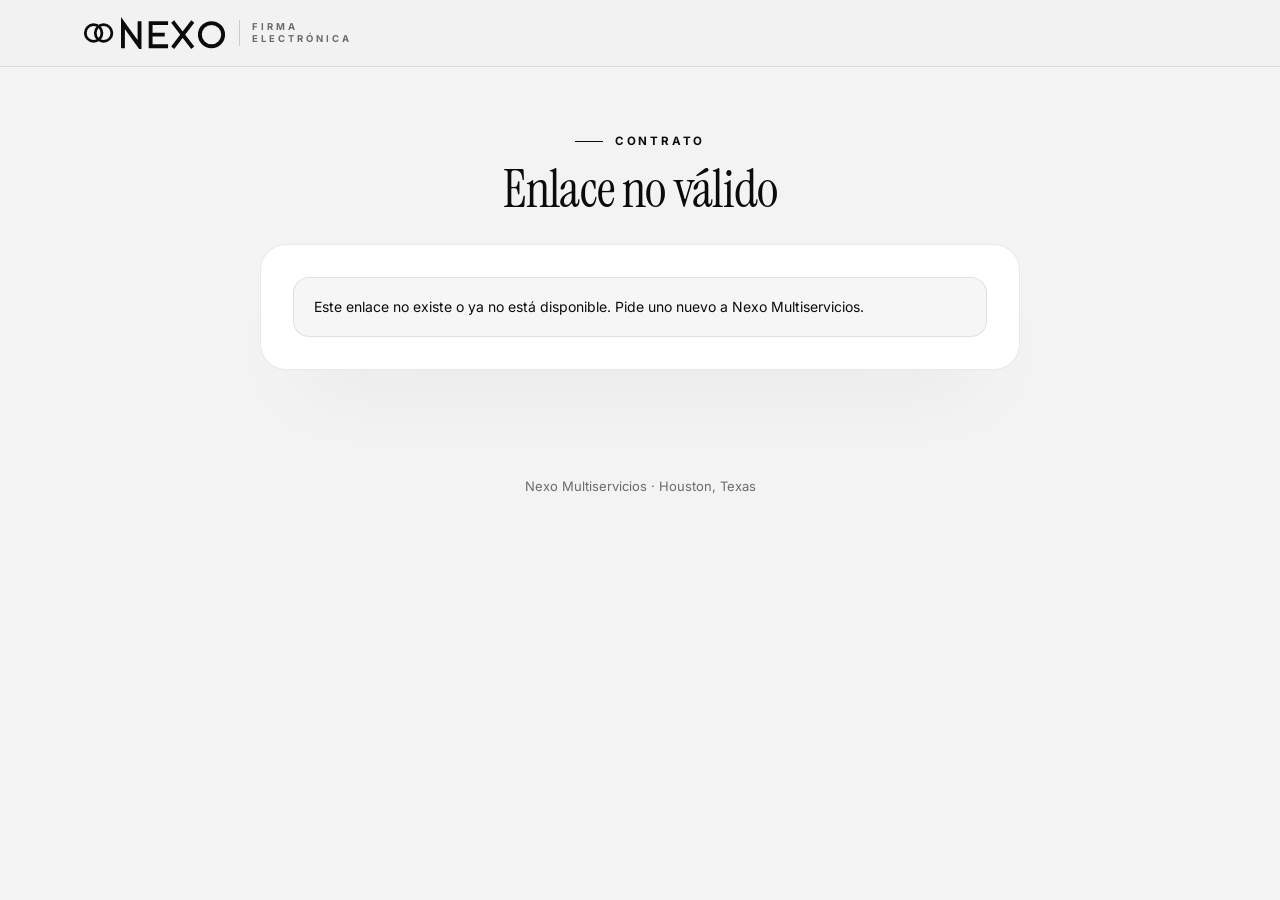
<file: firmar/index.html>
<!doctype html>
<html lang="es">
<head>
  <meta charset="utf-8">
  <meta name="viewport" content="width=device-width, initial-scale=1, viewport-fit=cover">
  <title>Firma tu contrato · Nexo Multiservicios</title>
  <meta name="robots" content="noindex, nofollow">
  <meta name="theme-color" content="#0b0b0b">
  <link rel="icon" href="../assets/img/favicon.svg" type="image/svg+xml">
  <link rel="preconnect" href="https://fonts.googleapis.com">
  <link rel="preconnect" href="https://fonts.gstatic.com" crossorigin>
  <link rel="stylesheet" href="https://fonts.googleapis.com/css2?family=Inter:wght@400;500;600;700;800&family=Instrument+Serif:ital@0;1&display=swap">
  <link rel="stylesheet" href="../assets/css/styles.css">
  <link rel="stylesheet" href="../assets/css/publico.css">
</head>
<body>
<svg width="0" height="0" style="position:absolute" aria-hidden="true"><symbol id="i-check" viewBox="0 0 24 24"><path d="M20 6 9 17l-5-5"/></symbol></svg>
<header class="p-top"><div class="container">
  <a href="../" class="brand" aria-label="Nexo Multiservicios"><img class="brand-logo" src="../assets/img/logo.svg" alt="Nexo" width="92" height="20"><span class="brand-divider"></span><span class="brand-sub">Firma<br>electrónica</span></a>
</div></header>
<main class="p-main"><div class="container"><div class="p-wrap">
  <div class="p-head"><span class="kicker" id="para">Contrato</span><h1 id="titulo">Cargando…</h1></div>
  <div class="p-card" id="card">
    <div class="contrato" id="texto"></div>
    <div id="firmar" hidden>
      <div class="p-step" style="margin-top:22px">Tu firma</div>
      <div class="firma-box"><canvas id="lienzo" aria-label="Dibuja tu firma"></canvas><span class="hint" id="hint">Firma aquí con tu dedo o el mouse</span></div>
      <div style="display:flex;justify-content:flex-end;margin-top:6px"><button type="button" class="link-btn" id="borrar">Borrar firma</button></div>
      <div class="field" style="margin-top:10px"><label for="nombre">Escribe tu nombre completo</label><input class="input" id="nombre" autocomplete="name" maxlength="120"></div>
      <label class="check-row"><input type="checkbox" id="acepto"><span>Leí el contrato completo, lo acepto y entiendo que mi firma electrónica tiene la misma validez que una firma a mano.</span></label>
      <div class="msg error" id="err" hidden></div>
      <div class="p-actions"><button class="btn btn-primary" id="ok" type="button"><span class="btn-label">Firmar contrato</span></button></div>
    </div>
    <div id="firmado" hidden class="done" style="margin-top:22px">
      <div class="ok-ico"><svg class="icon"><use href="#i-check"/></svg></div>
      <h2>Contrato firmado</h2>
      <p id="info"></p>
      <div class="p-actions" style="justify-content:center"><button class="btn btn-ghost" type="button" onclick="window.print()"><span>Guardar o imprimir copia</span></button></div>
    </div>
  </div>
</div></div></main>
<footer class="p-foot">Nexo Multiservicios · Houston, Texas</footer>
<script src="../assets/js/config.js"></script>
<script src="../assets/js/backend.js"></script>
<script src="../assets/js/efectos.js"></script>
<script src="../assets/js/firmar.js"></script>
</body>
</html>
</file>
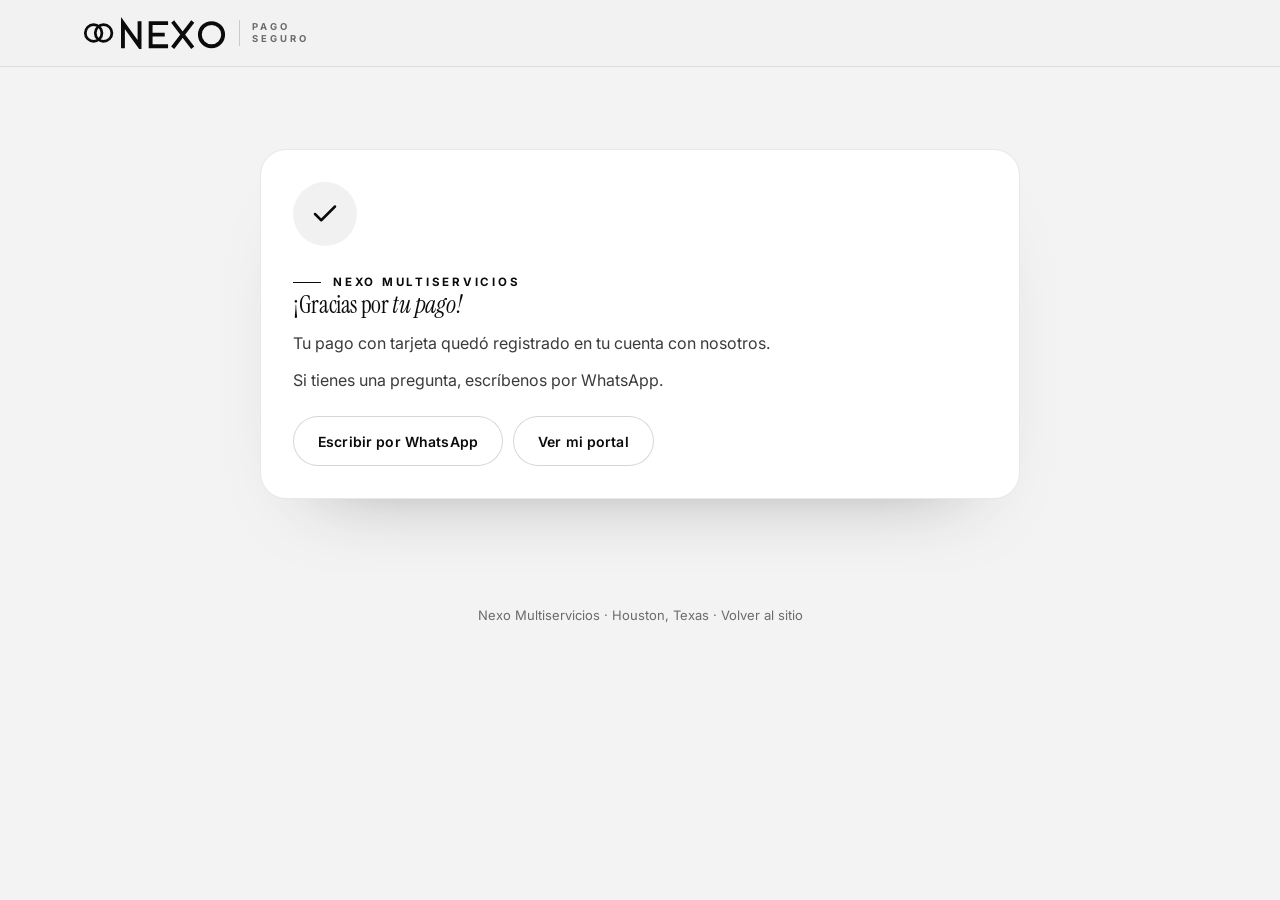
<file: pago/index.html>
<!doctype html>
<html lang="es">
<head>
  <meta charset="utf-8">
  <meta name="viewport" content="width=device-width, initial-scale=1, viewport-fit=cover">
  <title>Pago recibido · Nexo Multiservicios</title>
  <meta name="robots" content="noindex, nofollow">
  <meta name="theme-color" content="#0b0b0b">
  <link rel="icon" href="../assets/img/favicon.svg" type="image/svg+xml">
  <link rel="preconnect" href="https://fonts.googleapis.com">
  <link rel="preconnect" href="https://fonts.gstatic.com" crossorigin>
  <link rel="stylesheet" href="https://fonts.googleapis.com/css2?family=Inter:wght@400;500;600;700;800&family=Instrument+Serif:ital@0;1&display=swap">
  <link rel="stylesheet" href="../assets/css/styles.css">
  <link rel="stylesheet" href="../assets/css/publico.css">
  <style>
    .ok-ico { width: 64px; height: 64px; border-radius: 50%; display: grid; place-items: center; background: var(--accent-50); color: var(--accent); margin-bottom: 18px; }
    .ok-ico svg { width: 30px; height: 30px; fill: none; stroke: currentColor; stroke-width: 2; stroke-linecap: round; stroke-linejoin: round; }
    .pago p { font-size: 16px; line-height: 1.7; color: var(--ink-2); }
    .pago .acc { display: flex; gap: 10px; flex-wrap: wrap; margin-top: 22px; }
    .tarjeta { position: relative; margin: 22px 0 18px; aspect-ratio: 1.6; max-width: 360px; padding: 22px; border-radius: 20px; color: #fff; background: radial-gradient(300px 160px at 90% 0%, rgba(255,255,255,.25), transparent 60%), linear-gradient(135deg, #1a1a1a, #000); box-shadow: 0 30px 60px -30px rgba(0,0,0,.6); animation: rise .7s var(--ease) both; transition: transform .6s var(--ease); }
    .tarjeta:hover { transform: rotate(-2deg) translateY(-4px); }
    .t-chip { width: 44px; height: 32px; border-radius: 7px; background: linear-gradient(135deg, #d9d9d9, #8c8c8c); }
    .t-num { margin-top: 26px; font-size: 21px; letter-spacing: .12em; font-variant-numeric: tabular-nums; }
    .t-pie { position: absolute; left: 22px; right: 22px; bottom: 18px; display: flex; justify-content: space-between; font-size: 11.5px; letter-spacing: .14em; opacity: .8; }
    .pc-form { display: grid; gap: 12px; max-width: 420px; }
    .pc-form .grid2 { display: grid; grid-template-columns: 1fr 1fr; gap: 12px; }
    .pc-nota { font-size: 12.5px; color: var(--muted); }
    @keyframes rise { from { opacity: 0; transform: translateY(14px) rotate(-3deg); } }
  </style>
</head>
<body>
<header class="p-top"><div class="container">
  <a href="../" class="brand" aria-label="Nexo Multiservicios"><img class="brand-logo" src="../assets/img/logo.svg" alt="Nexo" width="92" height="20"><span class="brand-divider"></span><span class="brand-sub">Pago<br>seguro</span></a>
</div></header>
<main class="p-main"><div class="container"><div class="p-wrap">
  <article class="p-card pago" id="checkout" hidden>
    <span class="kicker">Pago seguro · demostración</span>
    <h1>Pagar <span class="serif" id="pc-monto"></span></h1>
    <p style="margin-top:8px" id="pc-concepto"></p>
    <div class="tarjeta" aria-hidden="true"><div class="t-chip"></div><div class="t-num" id="t-num">•••• •••• •••• ••••</div><div class="t-pie"><span id="t-nom">NOMBRE EN LA TARJETA</span><span id="t-exp">MM/AA</span></div></div>
    <form id="pc-form" class="pc-form" novalidate>
      <div class="field"><label for="pc-nombre">Nombre en la tarjeta</label><input class="input" id="pc-nombre" autocomplete="cc-name" value="Cliente Demo"></div>
      <div class="field"><label for="pc-num">Número de tarjeta</label><input class="input" id="pc-num" inputmode="numeric" autocomplete="cc-number" value="4242 4242 4242 4242"></div>
      <div class="grid2"><div class="field"><label for="pc-exp">Vence</label><input class="input" id="pc-exp" value="12/29"></div><div class="field"><label for="pc-cvc">CVC</label><input class="input" id="pc-cvc" value="123"></div></div>
      <div class="msg" id="pc-msg" hidden></div>
      <button class="btn btn-primary" type="submit" style="width:100%"><span class="btn-label">Pagar ahora</span><span class="spinner" aria-hidden="true"></span></button>
      <p class="pc-nota">Modo demostración: no se cobra nada. En producción esta pantalla la muestra tu pasarela de pago (Square, Stripe…).</p>
    </form>
  </article>
  <article class="p-card pago" id="gracias">
    <div class="ok-ico" aria-hidden="true"><svg viewBox="0 0 24 24"><path d="M20 6 9 17l-5-5"/></svg></div>
    <span class="kicker">Nexo Multiservicios</span>
    <h1>¡Gracias por <span class="serif">tu pago!</span></h1>
    <p style="margin-top:12px" id="g-texto">Tu pago con tarjeta quedó registrado en tu cuenta con nosotros.</p>
    <p style="margin-top:10px">Si tienes una pregunta, escríbenos por WhatsApp.</p>
    <div class="acc">
      <a class="btn btn-primary" id="g-recibo" href="../recibo/" hidden><span>Ver mi recibo</span></a>
      <a class="btn btn-ghost" href="https://wa.me/17135550147" target="_blank" rel="noopener"><span>Escribir por WhatsApp</span></a>
      <a class="btn btn-ghost" href="../portal/"><span>Ver mi portal</span></a>
    </div>
  </article>
</div></div></main>
<footer class="p-foot">Nexo Multiservicios · Houston, Texas · <a href="../">Volver al sitio</a></footer>
<script src="../assets/js/config.js"></script>
<script src="../assets/js/backend.js"></script>
<script src="../assets/js/efectos.js"></script>
<script>
(function () {
  var q = new URLSearchParams(location.search), id = q.get('demo');
  var $ = function (i) { return document.getElementById(i); };
  if (!id) return;
  var e = (CRM._db().enlaces_pago || []).filter(function (x) { return x.id === id; })[0];
  if (!e || e.estado !== 'pendiente') { if (e) $('g-texto').textContent = 'Este enlace ya fue pagado. ¡Gracias!'; return; }
  $('gracias').hidden = true; $('checkout').hidden = false;
  $('pc-monto').textContent = Number(e.monto).toLocaleString('en-US', { style: 'currency', currency: 'USD' });
  $('pc-concepto').textContent = e.concepto || '';
  function espejo() { $('t-num').textContent = $('pc-num').value || '•••• •••• •••• ••••'; $('t-nom').textContent = ($('pc-nombre').value || 'NOMBRE').toUpperCase(); $('t-exp').textContent = $('pc-exp').value || 'MM/AA'; }
  ['pc-num', 'pc-nombre', 'pc-exp'].forEach(function (i) { $(i).addEventListener('input', espejo); }); espejo();
  $('pc-form').addEventListener('submit', function (ev) {
    ev.preventDefault();
    var b = this.querySelector('button'); b.classList.add('loading'); b.disabled = true;
    setTimeout(function () {
      CRM.rpc('pagar_enlace_demo', { p_id: id }).then(function (r) {
        $('checkout').hidden = true; $('gracias').hidden = false;
        if (r && r.token) { $('g-recibo').href = '../recibo/?t=' + r.token; $('g-recibo').hidden = false; $('g-texto').textContent = 'Recibimos tu pago. Tu recibo es el #' + r.numero + '.'; }
      });
    }, 1200);
  });
})();
</script>
</body>
</html>
</file>
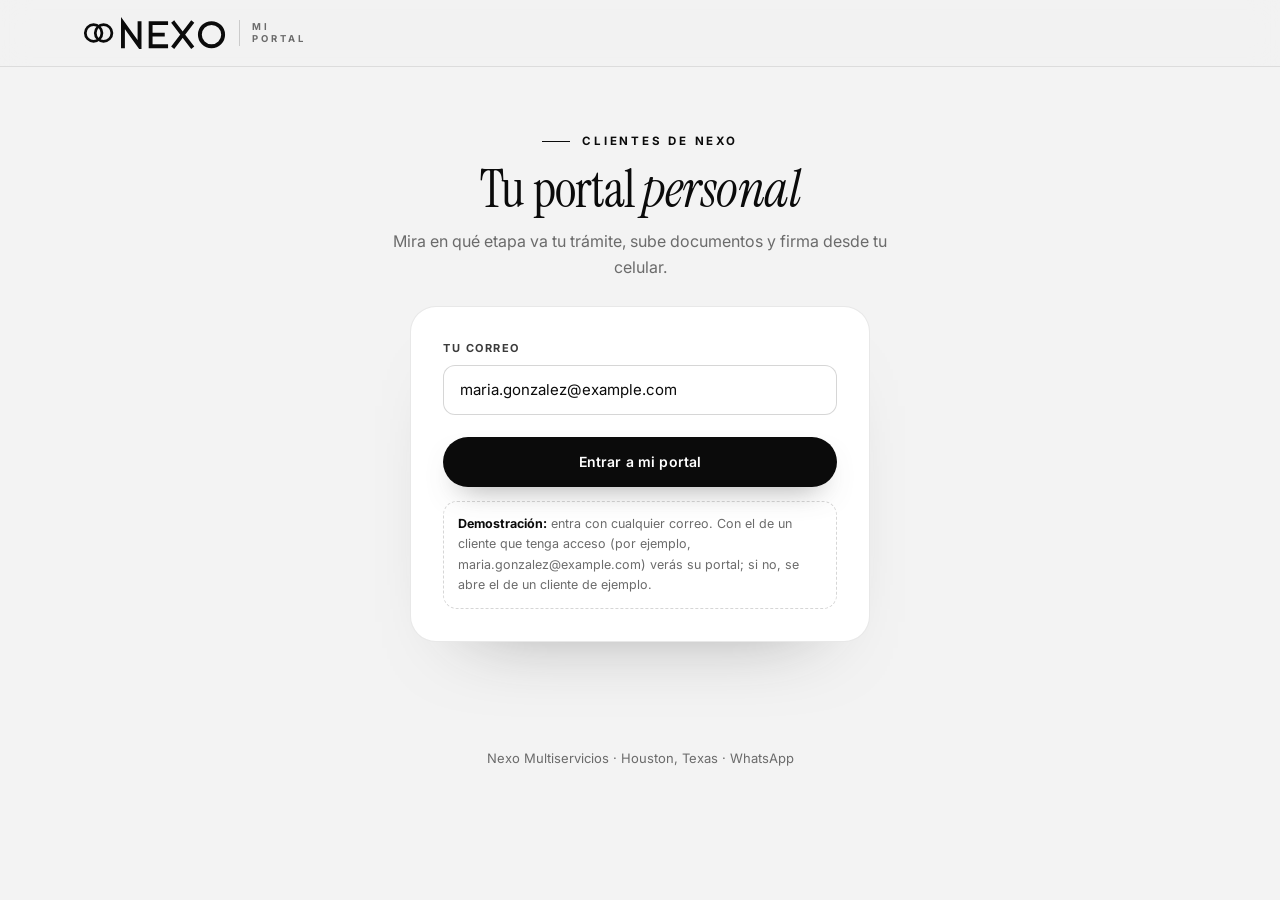
<file: portal/index.html>
<!doctype html>
<html lang="es">
<head>
  <meta charset="utf-8">
  <meta name="viewport" content="width=device-width, initial-scale=1, viewport-fit=cover">
  <title>Mi portal · Nexo Multiservicios</title>
  <meta name="robots" content="noindex, nofollow">
  <meta name="theme-color" content="#0b0b0b">
  <link rel="icon" href="../assets/img/favicon.svg" type="image/svg+xml">
  <link rel="apple-touch-icon" href="../assets/img/apple-touch-icon.png">
  <link rel="preconnect" href="https://fonts.googleapis.com">
  <link rel="preconnect" href="https://fonts.gstatic.com" crossorigin>
  <link rel="stylesheet" href="https://fonts.googleapis.com/css2?family=Inter:wght@400;500;600;700;800&family=Instrument+Serif:ital@0;1&display=swap">
  <link rel="stylesheet" href="../assets/css/styles.css">
  <link rel="stylesheet" href="../assets/css/publico.css">
  <style>
    .pt-grid { display: grid; grid-template-columns: minmax(0, 1.3fr) minmax(0, 1fr); gap: 16px; margin-top: 22px; align-items: start; }
    .pt-grid .p-card { margin-top: 0; }
    .pt-grid .p-card + .p-card { margin-top: 16px; }
    .pt-h { font-size: 11px; font-weight: 700; letter-spacing: 0.18em; text-transform: uppercase; color: var(--accent); margin-bottom: 12px; }
    .pt-caso { padding: 16px; border-radius: 16px; background: var(--stone-50); border: 1px solid var(--line); }
    .pt-caso + .pt-caso { margin-top: 10px; }
    .pt-caso b { font-size: 16px; }
    .pt-caso .et { margin-top: 2px; font-size: 13.5px; color: var(--muted); }
    .pt-steps { display: grid; grid-auto-flow: column; grid-auto-columns: 1fr; gap: 4px; margin-top: 12px; }
    .pt-steps i { height: 6px; border-radius: 3px; background: var(--stone-100); }
    .pt-steps i.on { background: var(--accent); animation: grow 0.8s var(--ease) both; transform-origin: left; }
    @keyframes grow { from { transform: scaleX(0); } }
    .pt-row { display: flex; justify-content: space-between; gap: 10px; padding: 10px 0; border-top: 1px solid var(--line); font-size: 14px; }
    .pt-row:first-of-type { border-top: 0; }
    .pt-docs { margin-top: 14px; padding-top: 12px; border-top: 1px dashed var(--line-strong); }
    .pt-docs-h { font-size: 13px; font-weight: 700; margin-bottom: 6px; }
    .pt-doc { display: flex; align-items: center; gap: 10px; padding: 7px 0; font-size: 14px; }
    .pt-doc-i { display: grid; place-items: center; width: 20px; height: 20px; flex: none; border-radius: 50%; border: 1.5px solid var(--line-strong); font-size: 12px; font-weight: 700; }
    .pt-doc.recibido .pt-doc-i { background: var(--accent); border-color: var(--accent); color: #ffffff; }
    .pt-doc.enviado .pt-doc-i { border-color: var(--accent); color: var(--accent); }
    .pt-doc-t { flex: 1; min-width: 0; }
    .pt-doc.recibido .pt-doc-t { color: var(--muted); }
    .pt-doc-e { font-size: 12.5px; color: var(--muted); }
    .saldo-big { font-family: var(--font-serif); font-size: 40px; line-height: 1; }
    .drop { display: block; margin-top: 12px; padding: 18px; border-radius: 16px; border: 1.5px dashed var(--line-strong); text-align: center; cursor: pointer; font-size: 14px; }
    .drop:hover { border-color: var(--accent); background: var(--accent-50); }
    .hello { display: flex; justify-content: space-between; align-items: flex-end; gap: 12px; flex-wrap: wrap; }
    .hello h1 { font-size: clamp(32px, 5vw, 46px); font-weight: 500; line-height: 1.05; }
    .hello h1 .serif { color: var(--accent); }
    @media (max-width: 860px) { .pt-grid { grid-template-columns: 1fr; } }
  </style>
</head>
<body>
<header class="p-top"><div class="container">
  <a href="../" class="brand" aria-label="Nexo Multiservicios"><img class="brand-logo" src="../assets/img/logo.svg" alt="Nexo" width="92" height="20"><span class="brand-divider"></span><span class="brand-sub">Mi<br>portal</span></a>
  <button class="btn btn-ghost btn-sm" id="salir" hidden><span>Salir</span></button>
</div></header>
<main class="p-main"><div class="container">
  <div class="p-wrap" id="v-login" hidden>
    <div class="p-head"><span class="kicker">Clientes de Nexo</span><h1>Tu portal <span class="serif">personal</span></h1><p>Mira en qué etapa va tu trámite, sube documentos y firma desde tu celular.</p></div>
    <form class="p-card" id="login" novalidate style="max-width:460px;margin-inline:auto">
      <div class="field"><label for="email">Tu correo</label><input class="input" id="email" type="email" autocomplete="email" value="maria.gonzalez@example.com" required></div>
      <div class="msg" id="lmsg" hidden></div>
      <div class="p-actions"><button class="btn btn-primary" type="submit" style="width:100%"><span class="btn-label">Entrar a mi portal</span></button></div>
      <p style="margin-top:14px;padding:12px 14px;border-radius:14px;border:1px dashed var(--line-strong);font-size:12.5px;color:var(--muted);text-align:left"><b style="color:var(--ink)">Demostración:</b> entra con cualquier correo. Con el de un cliente que tenga acceso (por ejemplo, maria.gonzalez@example.com) verás su portal; si no, se abre el de un cliente de ejemplo.</p>
    </form>
  </div>
  <div class="p-wrap" id="v-sin" hidden>
    <div class="p-card done"><h2>Aún no tienes acceso</h2><p>Este correo no está registrado en el portal. Escríbenos por WhatsApp y te activamos el acceso.</p>
      <div class="p-actions" style="justify-content:center"><a class="btn btn-primary" href="https://wa.me/17135550147" target="_blank" rel="noopener"><span>Escribir por WhatsApp</span></a></div></div>
  </div>
  <div id="v-portal" hidden>
    <div class="hello"><div><span class="kicker" id="fecha"></span><h1>Hola, <span class="serif" id="nombre"></span></h1></div>
      <a class="btn btn-primary btn-sm" href="../citas/"><span>Agendar una cita</span></a></div>
    <div class="pt-grid">
      <div>
        <section class="p-card"><div class="pt-h">Tus trámites</div><div id="casos"></div></section>
        <section class="p-card"><div class="pt-h">Documentos</div><div id="docs"></div>
          <label class="drop"><input type="file" id="archivo" multiple accept="image/*,application/pdf" hidden><b>Subir documentos</b><br><span style="color:var(--muted);font-size:13px">Fotos o PDF de hasta 10 MB</span></label>
          <div class="msg" id="dmsg" hidden></div></section>
      </div>
      <div>
        <section class="p-card"><div class="pt-h">Pagos</div><div id="pagos"></div><div class="msg" id="pmsg" hidden></div></section>
        <section class="p-card" id="ccard" hidden><div class="pt-h">Contratos</div><div id="contratos"></div></section>
        <section class="p-card" id="citcard" hidden><div class="pt-h">Próximas citas</div><div id="citas"></div></section>
      </div>
    </div>
  </div>
</div></main>
<footer class="p-foot">Nexo Multiservicios · Houston, Texas · <a href="https://wa.me/17135550147">WhatsApp</a></footer>
<script src="../assets/js/config.js"></script>
<script src="../assets/js/backend.js"></script>
<script src="../assets/js/efectos.js"></script>
<script src="../assets/js/portal.js"></script>
</body>
</html>
</file>
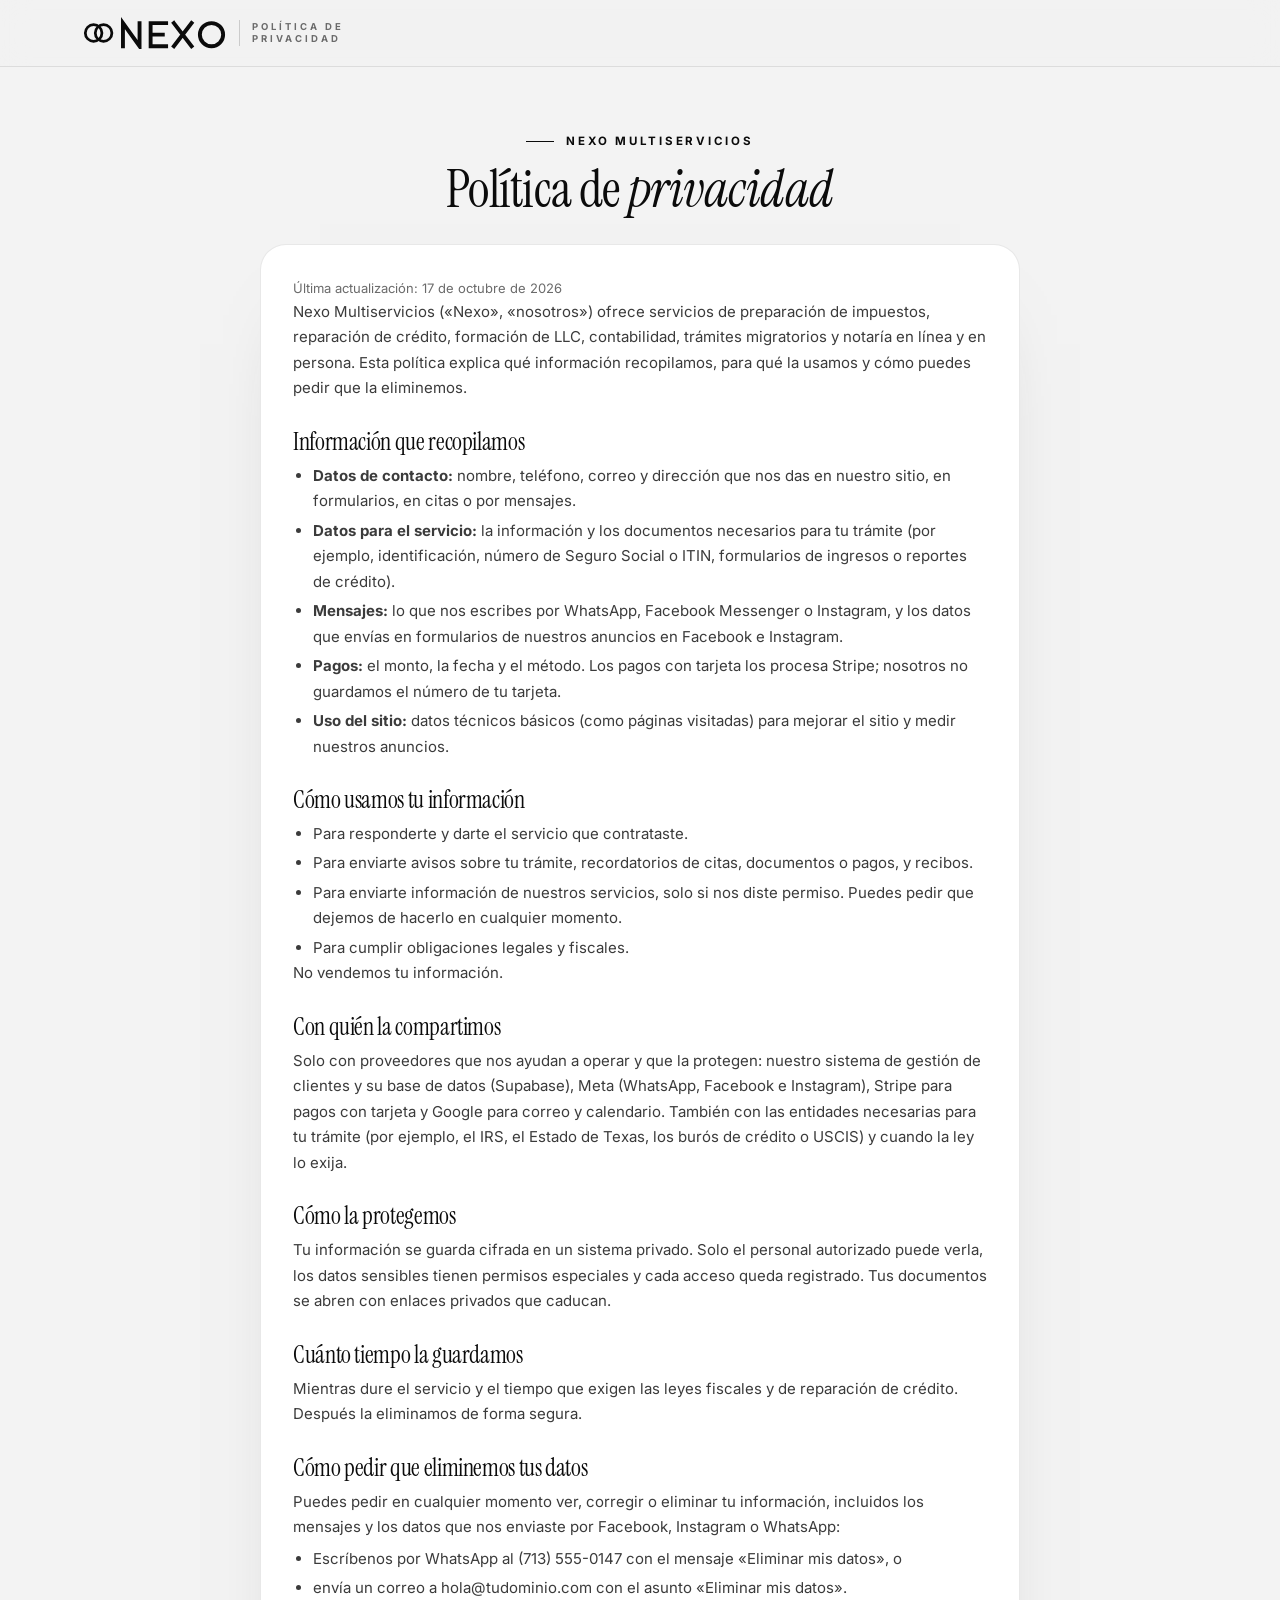
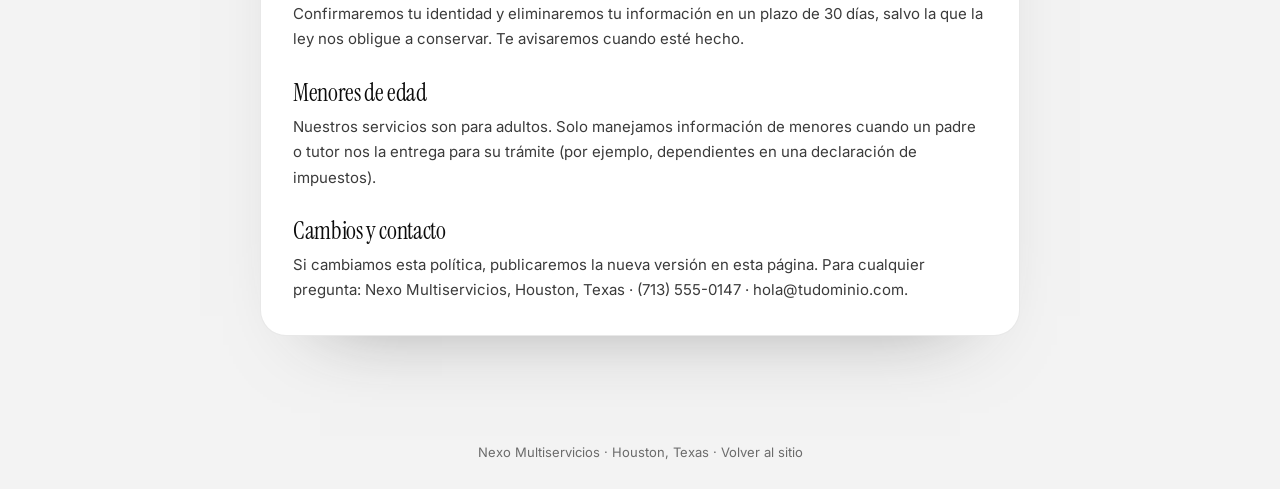
<file: privacidad/index.html>
<!doctype html>
<html lang="es">
<head>
  <meta charset="utf-8">
  <meta name="viewport" content="width=device-width, initial-scale=1, viewport-fit=cover">
  <title>Política de privacidad · Nexo Multiservicios</title>
  <meta name="description" content="Cómo Nexo Multiservicios recopila, usa y protege tu información, y cómo pedir que la eliminemos.">
  <meta name="theme-color" content="#0b0b0b">
  <link rel="icon" href="../assets/img/favicon.svg" type="image/svg+xml">
  <link rel="preconnect" href="https://fonts.googleapis.com">
  <link rel="preconnect" href="https://fonts.gstatic.com" crossorigin>
  <link rel="stylesheet" href="https://fonts.googleapis.com/css2?family=Inter:wght@400;500;600;700;800&family=Instrument+Serif:ital@0;1&display=swap">
  <link rel="stylesheet" href="../assets/css/styles.css">
  <link rel="stylesheet" href="../assets/css/publico.css">
  <style>
    .legal h2 { margin: 28px 0 8px; font-size: 24px; font-weight: 500; }
    .legal p, .legal li { font-size: 15px; line-height: 1.7; color: var(--ink-2); }
    .legal ul { margin: 6px 0 0 20px; list-style: disc; }
    .legal li + li { margin-top: 4px; }
    .legal .act { font-size: 13px; color: var(--muted); }
  </style>
</head>
<body>
<header class="p-top"><div class="container">
  <a href="../" class="brand" aria-label="Nexo Multiservicios"><img class="brand-logo" src="../assets/img/logo.svg" alt="Nexo" width="92" height="20"><span class="brand-divider"></span><span class="brand-sub">Política de<br>privacidad</span></a>
</div></header>
<main class="p-main"><div class="container"><div class="p-wrap">
  <div class="p-head"><span class="kicker">Nexo Multiservicios</span><h1>Política de <span class="serif">privacidad</span></h1></div>
  <article class="p-card legal" id="privacidad">
    <p class="act">Última actualización: 17 de octubre de 2026</p>
    <p>Nexo Multiservicios («Nexo», «nosotros») ofrece servicios de preparación de impuestos, reparación de crédito, formación de LLC, contabilidad, trámites migratorios y notaría en línea y en persona. Esta política explica qué información recopilamos, para qué la usamos y cómo puedes pedir que la eliminemos.</p>

    <h2>Información que recopilamos</h2>
    <ul>
      <li><b>Datos de contacto:</b> nombre, teléfono, correo y dirección que nos das en nuestro sitio, en formularios, en citas o por mensajes.</li>
      <li><b>Datos para el servicio:</b> la información y los documentos necesarios para tu trámite (por ejemplo, identificación, número de Seguro Social o ITIN, formularios de ingresos o reportes de crédito).</li>
      <li><b>Mensajes:</b> lo que nos escribes por WhatsApp, Facebook Messenger o Instagram, y los datos que envías en formularios de nuestros anuncios en Facebook e Instagram.</li>
      <li><b>Pagos:</b> el monto, la fecha y el método. Los pagos con tarjeta los procesa Stripe; nosotros no guardamos el número de tu tarjeta.</li>
      <li><b>Uso del sitio:</b> datos técnicos básicos (como páginas visitadas) para mejorar el sitio y medir nuestros anuncios.</li>
    </ul>

    <h2>Cómo usamos tu información</h2>
    <ul>
      <li>Para responderte y darte el servicio que contrataste.</li>
      <li>Para enviarte avisos sobre tu trámite, recordatorios de citas, documentos o pagos, y recibos.</li>
      <li>Para enviarte información de nuestros servicios, solo si nos diste permiso. Puedes pedir que dejemos de hacerlo en cualquier momento.</li>
      <li>Para cumplir obligaciones legales y fiscales.</li>
    </ul>
    <p>No vendemos tu información.</p>

    <h2>Con quién la compartimos</h2>
    <p>Solo con proveedores que nos ayudan a operar y que la protegen: nuestro sistema de gestión de clientes y su base de datos (Supabase), Meta (WhatsApp, Facebook e Instagram), Stripe para pagos con tarjeta y Google para correo y calendario. También con las entidades necesarias para tu trámite (por ejemplo, el IRS, el Estado de Texas, los burós de crédito o USCIS) y cuando la ley lo exija.</p>

    <h2>Cómo la protegemos</h2>
    <p>Tu información se guarda cifrada en un sistema privado. Solo el personal autorizado puede verla, los datos sensibles tienen permisos especiales y cada acceso queda registrado. Tus documentos se abren con enlaces privados que caducan.</p>

    <h2>Cuánto tiempo la guardamos</h2>
    <p>Mientras dure el servicio y el tiempo que exigen las leyes fiscales y de reparación de crédito. Después la eliminamos de forma segura.</p>

    <h2 id="eliminar">Cómo pedir que eliminemos tus datos</h2>
    <p>Puedes pedir en cualquier momento ver, corregir o eliminar tu información, incluidos los mensajes y los datos que nos enviaste por Facebook, Instagram o WhatsApp:</p>
    <ul>
      <li>Escríbenos por WhatsApp al <a href="https://wa.me/17135550147">(713) 555-0147</a> con el mensaje «Eliminar mis datos», o</li>
      <li>envía un correo a <a href="mailto:hola@tudominio.com">hola@tudominio.com</a> con el asunto «Eliminar mis datos».</li>
    </ul>
    <p>Confirmaremos tu identidad y eliminaremos tu información en un plazo de 30 días, salvo la que la ley nos obligue a conservar. Te avisaremos cuando esté hecho.</p>

    <h2>Menores de edad</h2>
    <p>Nuestros servicios son para adultos. Solo manejamos información de menores cuando un padre o tutor nos la entrega para su trámite (por ejemplo, dependientes en una declaración de impuestos).</p>

    <h2>Cambios y contacto</h2>
    <p>Si cambiamos esta política, publicaremos la nueva versión en esta página. Para cualquier pregunta: Nexo Multiservicios, Houston, Texas · <a href="tel:+17135550147">(713) 555-0147</a> · <a href="mailto:hola@tudominio.com">hola@tudominio.com</a>.</p>
  </article>
</div></div></main>
<footer class="p-foot">Nexo Multiservicios · Houston, Texas · <a href="../">Volver al sitio</a></footer>
<script src="../assets/js/config.js"></script>
<script src="../assets/js/backend.js"></script>
<script src="../assets/js/efectos.js"></script>
</body>
</html>
</file>
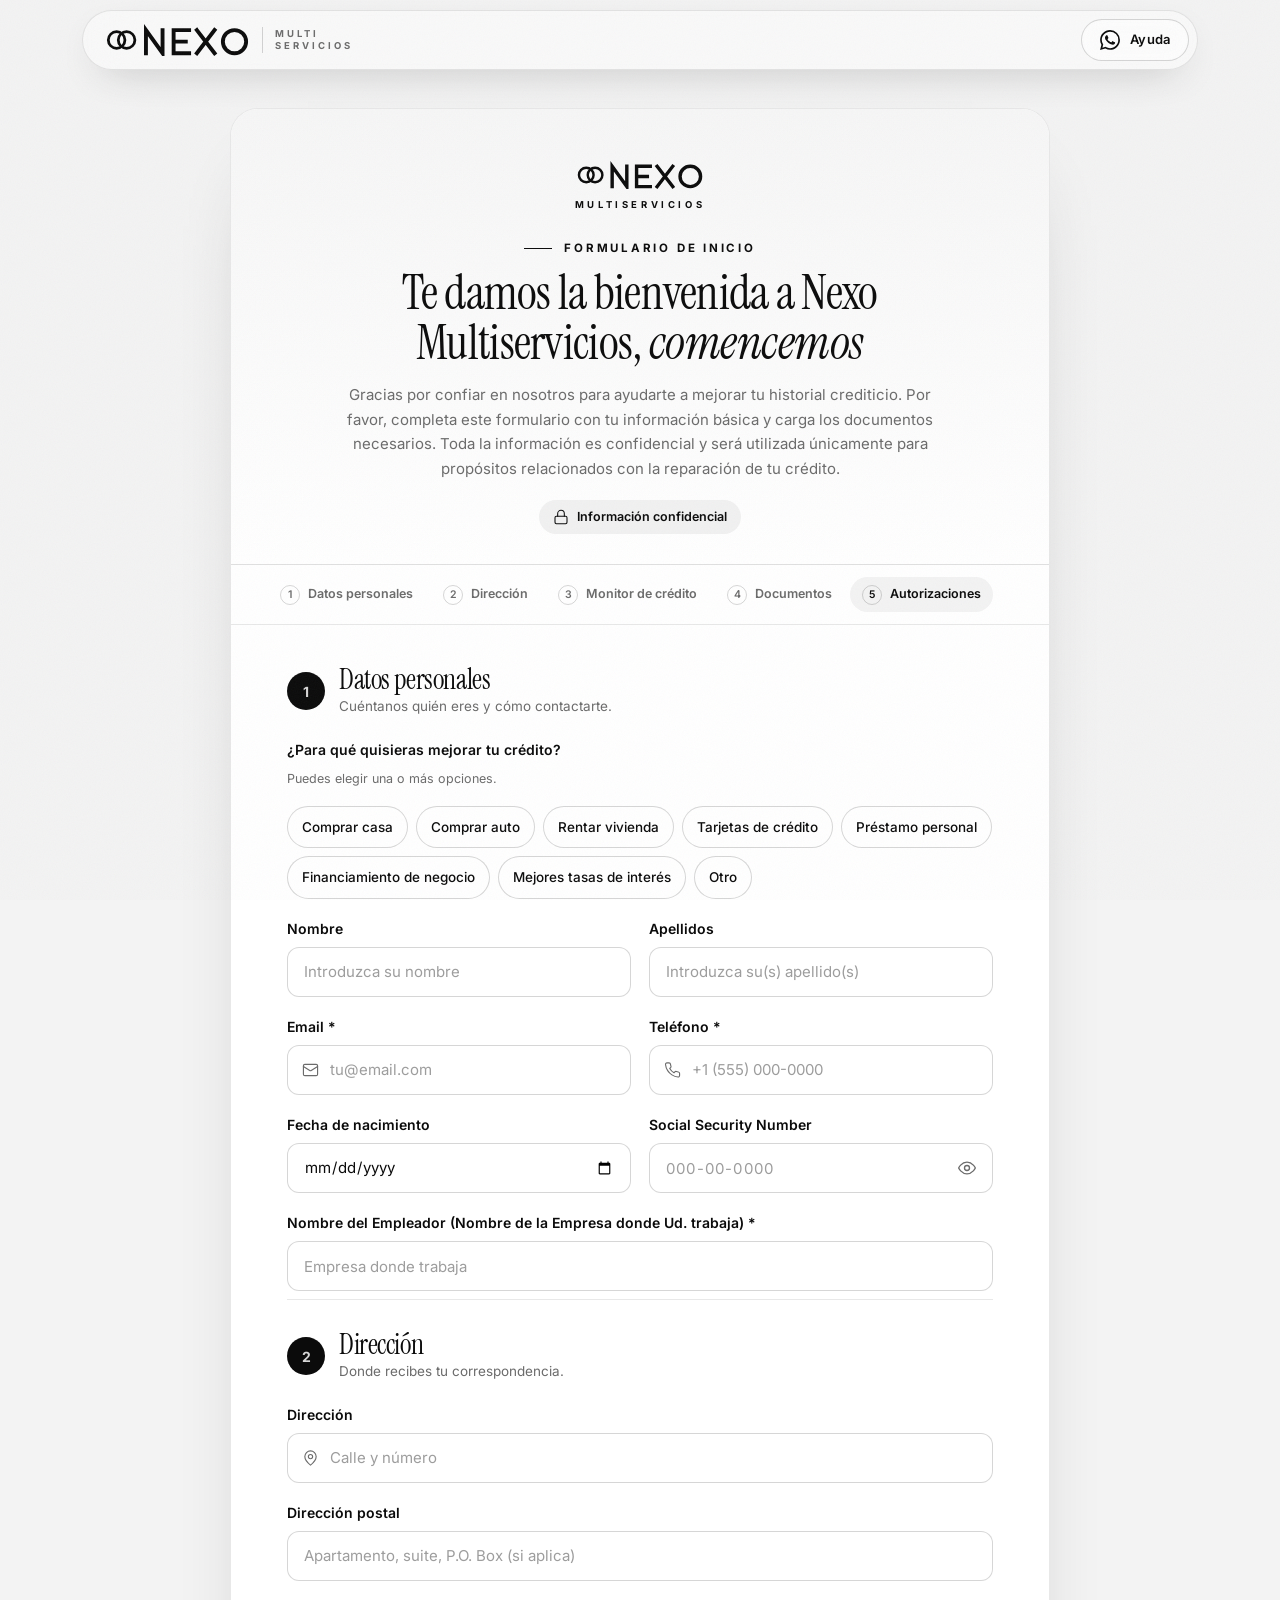
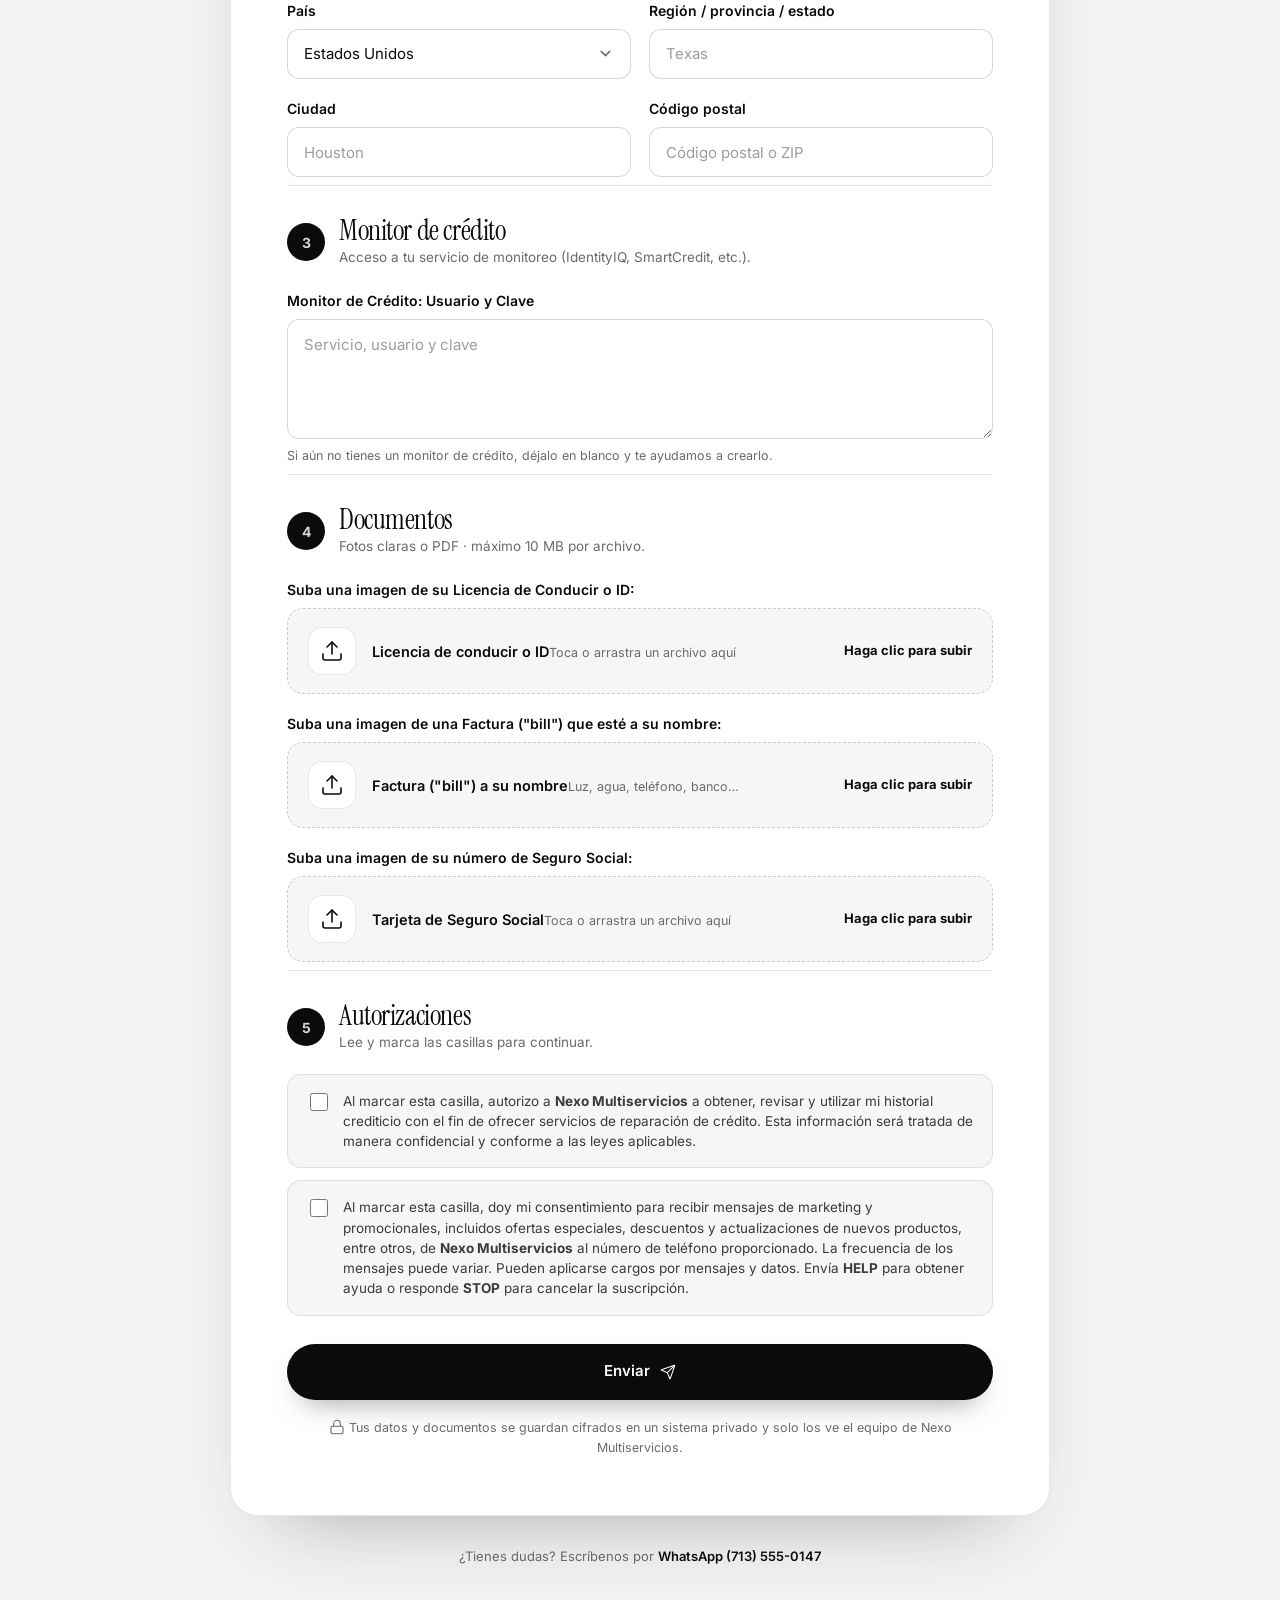
<file: formularios/inicio/index.html>
<!doctype html>
<html lang="es" class="no-js">
<head>
  <meta charset="utf-8">
  <meta name="viewport" content="width=device-width, initial-scale=1, viewport-fit=cover">
  <title>Formulario de Inicio · Reparación de crédito | Nexo Multiservicios</title>
  <meta name="description" content="Formulario de inicio de Nexo Multiservicios para comenzar tu proceso de reparación de crédito en línea y en persona.">
  <meta name="robots" content="noindex, nofollow">
  <meta name="theme-color" content="#0b0b0b">

  <meta property="og:type" content="website">
  <meta property="og:locale" content="es_US">
  <meta property="og:site_name" content="Nexo Multiservicios">
  <meta property="og:title" content="Formulario de Inicio · Nexo Multiservicios">
  <meta property="og:description" content="Comencemos tu proceso de reparación de crédito. Información confidencial.">
  <meta property="og:image" content="../../assets/img/og-image.jpg">
  <meta name="twitter:card" content="summary_large_image">
  <meta name="twitter:image" content="../../assets/img/og-image.jpg">

  <link rel="icon" href="../../assets/img/favicon.svg" type="image/svg+xml">
  <link rel="icon" href="../../assets/img/favicon-32.png" sizes="32x32" type="image/png">
  <link rel="apple-touch-icon" href="../../assets/img/apple-touch-icon.png">
  <link rel="preconnect" href="https://fonts.googleapis.com">
  <link rel="preconnect" href="https://fonts.gstatic.com" crossorigin>
  <link rel="stylesheet" href="https://fonts.googleapis.com/css2?family=Inter:wght@400;500;600;700;800&family=Instrument+Serif:ital@0;1&display=swap">
  <link rel="stylesheet" href="../../assets/css/styles.css">
  <style>
    body { background: var(--soft); }
    .f-wrap { position: relative; padding: calc(var(--nav-h) + 36px) 0 90px; overflow: hidden; }
    .f-wrap .hero-word { top: 80px; bottom: auto; opacity: 0.05; }
    .f-card { position: relative; max-width: 820px; margin-inline: auto; border-radius: var(--radius-xl); background: #ffffff; border: 1px solid var(--line); box-shadow: 0 40px 80px -50px rgba(42, 42, 42, 0.45); overflow: hidden; }

    .f-head { padding: clamp(32px, 5vw, 52px) clamp(22px, 5vw, 56px) 30px; text-align: center; background: linear-gradient(180deg, var(--stone-50), #ffffff); border-bottom: 1px solid var(--line); }
    .f-head .logo { width: 128px; height: auto; margin: 0 auto; }
    .f-head .logo-sub { margin-top: 8px; font-size: 9.5px; font-weight: 700; letter-spacing: 0.38em; text-transform: uppercase; color: var(--accent); }
    .f-head .kicker { margin-top: 26px; justify-content: center; }
    .f-head h1 { margin-top: 10px; font-size: clamp(32px, 4.4vw, 48px); font-weight: 500; line-height: 1.05; color: var(--charcoal); }
    .f-head h1 .serif { color: var(--accent); }
    .f-head p { max-width: 600px; margin: 14px auto 0; color: var(--muted); font-size: 15px; }
    .f-secure { display: inline-flex; align-items: center; gap: 8px; margin-top: 18px; padding: 7px 14px; border-radius: 999px; background: var(--accent-50); color: var(--accent); font-size: 12.5px; font-weight: 600; }

    .f-steps { position: sticky; top: calc(var(--nav-h) + 4px); z-index: 5; display: flex; gap: 6px; padding: 12px clamp(16px, 5vw, 56px); background: rgba(255, 255, 255, 0.9); backdrop-filter: blur(12px); -webkit-backdrop-filter: blur(12px); border-bottom: 1px solid var(--line); overflow-x: auto; scrollbar-width: none; }
    .f-steps::-webkit-scrollbar { display: none; }
    .f-steps a { flex: none; display: inline-flex; align-items: center; gap: 8px; padding: 7px 12px; border-radius: 999px; font-size: 12.5px; font-weight: 600; color: var(--muted); transition: background 0.3s, color 0.3s; }
    .f-steps a span { display: grid; place-items: center; width: 20px; height: 20px; border-radius: 50%; border: 1px solid var(--line-strong); font-size: 10.5px; }
    .f-steps a.active { background: var(--soft); color: var(--charcoal); }
    .f-steps a.done span { background: var(--accent); border-color: var(--accent); color: #ffffff; }

    form.f-body { padding: 10px clamp(22px, 5vw, 56px) clamp(30px, 5vw, 48px); }
    .f-sec { padding: 30px 0 8px; border-bottom: 1px solid var(--line); scroll-margin-top: calc(var(--nav-h) + 70px); }
    .f-sec:last-of-type { border-bottom: 0; }
    .f-sec-h { display: flex; align-items: center; gap: 14px; margin-bottom: 20px; }
    .f-sec-h .n { display: grid; place-items: center; width: 38px; height: 38px; flex: none; border-radius: 50%; background: var(--charcoal); color: var(--stone); font-size: 14px; font-weight: 700; }
    .f-sec-h h2 { font-size: 28px; font-weight: 500; color: var(--charcoal); }
    .f-sec-h p { font-size: 13.5px; color: var(--muted); }

    .grid { display: grid; grid-template-columns: 1fr 1fr; gap: 18px; }
    .grid .full { grid-column: 1 / -1; }
    .field > label:not(.consent), .field-legend { text-transform: none; letter-spacing: 0; font-size: 14px; font-weight: 600; color: var(--ink); }
    .field .hint { font-size: 12.5px; color: var(--muted); }
    .input-ico { position: relative; }
    .input-ico .icon { position: absolute; left: 15px; top: 50%; transform: translateY(-50%); width: 17px; height: 17px; color: var(--muted); pointer-events: none; }
    .input-ico .input { padding-left: 42px; }
    .ssn-wrap { position: relative; }
    .ssn-wrap .input { padding-right: 52px; letter-spacing: 0.08em; }
    .ssn-toggle { position: absolute; right: 6px; top: 50%; transform: translateY(-50%); width: 40px; height: 38px; border: 0; border-radius: 10px; background: transparent; color: var(--muted); cursor: pointer; display: grid; place-items: center; }
    .ssn-toggle:hover { background: var(--soft); color: var(--accent); }
    select.input { appearance: none; -webkit-appearance: none; padding-right: 42px; cursor: pointer;
      background-image: url("data:image/svg+xml,%3Csvg xmlns='http://www.w3.org/2000/svg' viewBox='0 0 24 24' fill='none' stroke='%236e6a63' stroke-width='2' stroke-linecap='round' stroke-linejoin='round'%3E%3Cpath d='m6 9 6 6 6-6'/%3E%3C/svg%3E");
      background-repeat: no-repeat; background-position: right 16px center; background-size: 17px; }

    .chip-multi .chip-input:checked + .chip { background: var(--accent); border-color: var(--accent); }

    .drop { position: relative; display: flex; align-items: center; gap: 16px; padding: 18px 20px; border-radius: 16px; border: 1.5px dashed var(--line-strong); background: var(--stone-50); cursor: pointer; transition: border-color 0.3s, background 0.3s; }
    .drop:hover, .drop.drag { border-color: var(--accent); background: var(--accent-50); }
    .drop input[type=file] { position: absolute; inset: 0; opacity: 0; cursor: pointer; }
    .drop .d-ico { display: grid; place-items: center; width: 48px; height: 48px; flex: none; border-radius: 14px; background: #ffffff; border: 1px solid var(--line); color: var(--accent); overflow: hidden; }
    .drop .d-ico img { width: 100%; height: 100%; object-fit: cover; }
    .drop .d-txt { flex: 1; min-width: 0; }
    .drop .d-t { font-weight: 600; font-size: 14.5px; overflow: hidden; text-overflow: ellipsis; white-space: nowrap; }
    .drop .d-s { font-size: 12.5px; color: var(--muted); }
    .drop .d-cta { flex: none; font-size: 13px; font-weight: 700; color: var(--accent); }
    .drop .d-bar { position: absolute; left: 0; bottom: 0; height: 3px; width: 0; background: var(--accent); border-radius: 0 3px 3px 0; transition: width 0.2s; }
    .drop.has-file { border-style: solid; border-color: rgba(101, 101, 101, 0.35); background: #ffffff; }
    .drop.uploaded .d-cta { color: #636363; }
    .drop.error { border-color: #656565; }
    .drop .d-remove { position: relative; z-index: 2; display: none; width: 34px; height: 34px; flex: none; border: 0; border-radius: 10px; background: var(--soft); color: var(--muted); cursor: pointer; place-items: center; }
    .drop.has-file .d-remove { display: grid; }
    .drop.has-file .d-cta { display: none; }
    .drop.has-file input[type=file] { pointer-events: none; }

    .consents { display: grid; gap: 12px; }
    .consent-box { padding: 16px 18px; border-radius: 14px; border: 1px solid var(--line); background: var(--stone-50); }
    .consent-box .consent { font-size: 13.5px; color: var(--ink-2); }
    .consent-box.invalid { border-color: #656565; }

    .f-submit { margin-top: 28px; }
    .f-submit .btn { width: 100%; height: 56px; font-size: 15px; }
    .f-status { display: none; margin-top: 14px; padding: 14px 16px; border-radius: 12px; font-size: 14px; font-weight: 500; }
    .f-status.show { display: block; }
    .f-status.info { background: var(--accent-50); color: var(--accent); }
    .f-status.error { background: #f1f1f1; color: #656565; }
    .f-legal { margin-top: 18px; text-align: center; font-size: 12.5px; color: var(--muted); }
    .f-legal a { color: var(--accent); font-weight: 600; text-decoration: underline; text-underline-offset: 3px; }

    .f-foot { padding: 30px 0; text-align: center; font-size: 13px; color: var(--muted); }
    .f-foot a { color: var(--accent); font-weight: 600; }

    @media (max-width: 680px) {
      .grid { grid-template-columns: 1fr; gap: 16px; }
      .f-card { border-radius: 24px; }
      .f-sec-h h2 { font-size: 24px; }
      .drop { padding: 14px; gap: 12px; }
      .drop .d-cta { display: none; }
      .f-wrap { padding-bottom: 40px; }
    }
  </style>
  <script>document.documentElement.classList.remove('no-js');</script>
</head>
<body>
<svg xmlns="http://www.w3.org/2000/svg" style="display:none" aria-hidden="true">
  <symbol id="i-arrow-right" viewBox="0 0 24 24"><path d="M5 12h14"/><path d="m12 5 7 7-7 7"/></symbol>
  <symbol id="i-arrow-up-right" viewBox="0 0 24 24"><path d="M7 7h10v10"/><path d="M7 17 17 7"/></symbol>
  <symbol id="i-check" viewBox="0 0 24 24"><path d="M20 6 9 17l-5-5"/></symbol>
  <symbol id="i-phone" viewBox="0 0 24 24"><path d="M22 16.92v3a2 2 0 0 1-2.18 2 19.79 19.79 0 0 1-8.63-3.07 19.5 19.5 0 0 1-6-6 19.79 19.79 0 0 1-3.07-8.67A2 2 0 0 1 4.11 2h3a2 2 0 0 1 2 1.72 12.84 12.84 0 0 0 .7 2.81 2 2 0 0 1-.45 2.11L8.09 9.91a16 16 0 0 0 6 6l1.27-1.27a2 2 0 0 1 2.11-.45 12.84 12.84 0 0 0 2.81.7A2 2 0 0 1 22 16.92z"/></symbol>
  <symbol id="i-mail" viewBox="0 0 24 24"><rect width="20" height="16" x="2" y="4" rx="2"/><path d="m22 7-8.97 5.7a1.94 1.94 0 0 1-2.06 0L2 7"/></symbol>
  <symbol id="i-pin" viewBox="0 0 24 24"><path d="M20 10c0 6-8 12-8 12s-8-6-8-12a8 8 0 0 1 16 0Z"/><circle cx="12" cy="10" r="3"/></symbol>
  <symbol id="i-instagram" viewBox="0 0 24 24"><rect width="20" height="20" x="2" y="2" rx="5" ry="5"/><path d="M16 11.37A4 4 0 1 1 12.63 8 4 4 0 0 1 16 11.37z"/><path d="M17.5 6.5h.01"/></symbol>
  <symbol id="i-whatsapp" viewBox="0 0 24 24"><path d="M17.472 14.382c-.297-.149-1.758-.867-2.03-.967-.273-.099-.471-.148-.67.15-.197.297-.767.966-.94 1.164-.173.199-.347.223-.644.075-.297-.15-1.255-.463-2.39-1.475-.883-.788-1.48-1.761-1.653-2.059-.173-.297-.018-.458.13-.606.134-.133.298-.347.446-.52.149-.174.198-.298.298-.497.099-.198.05-.371-.025-.52-.075-.149-.669-1.612-.916-2.207-.242-.579-.487-.5-.669-.51-.173-.008-.371-.01-.57-.01-.198 0-.52.074-.792.372-.272.297-1.04 1.016-1.04 2.479 0 1.462 1.065 2.875 1.213 3.074.149.198 2.096 3.2 5.077 4.487.709.306 1.262.489 1.694.625.712.227 1.36.195 1.871.118.571-.085 1.758-.719 2.006-1.413.248-.694.248-1.289.173-1.413-.074-.124-.272-.198-.57-.347m-5.421 7.403h-.004a9.87 9.87 0 0 1-5.031-1.378l-.361-.214-3.741.982.998-3.648-.235-.374a9.86 9.86 0 0 1-1.51-5.26c.001-5.45 4.436-9.884 9.888-9.884 2.64 0 5.122 1.03 6.988 2.898a9.825 9.825 0 0 1 2.893 6.994c-.003 5.45-4.437 9.884-9.885 9.884m8.413-18.297A11.815 11.815 0 0 0 12.05 0C5.495 0 .16 5.335.157 11.892c0 2.096.547 4.142 1.588 5.945L.057 24l6.305-1.654a11.882 11.882 0 0 0 5.683 1.448h.005c6.554 0 11.89-5.335 11.893-11.893a11.821 11.821 0 0 0-3.48-8.413Z"/></symbol>
  <symbol id="i-passport" viewBox="0 0 24 24"><rect x="4" y="2" width="16" height="20" rx="2"/><circle cx="12" cy="10" r="4"/><path d="M8 10h8"/><path d="M12 6c1.3 1.3 1.3 6.7 0 8"/><path d="M12 6c-1.3 1.3-1.3 6.7 0 8"/><path d="M9 18h6"/></symbol>
  <symbol id="i-calculator" viewBox="0 0 24 24"><rect width="16" height="20" x="4" y="2" rx="2"/><path d="M8 6h8"/><path d="M16 14v4"/><path d="M16 10h.01"/><path d="M12 10h.01"/><path d="M8 10h.01"/><path d="M12 14h.01"/><path d="M8 14h.01"/><path d="M12 18h.01"/><path d="M8 18h.01"/></symbol>
  <symbol id="i-building" viewBox="0 0 24 24"><path d="M6 22V4a2 2 0 0 1 2-2h8a2 2 0 0 1 2 2v18Z"/><path d="M6 12H4a2 2 0 0 0-2 2v6a2 2 0 0 0 2 2h2"/><path d="M18 9h2a2 2 0 0 1 2 2v9a2 2 0 0 1-2 2h-2"/><path d="M10 6h4"/><path d="M10 10h4"/><path d="M10 14h4"/><path d="M10 18h4"/></symbol>
  <symbol id="i-stamp" viewBox="0 0 24 24"><path d="M5 22h14"/><path d="M19.27 13.73A2.5 2.5 0 0 0 17.5 13h-11A2.5 2.5 0 0 0 4 15.5V17a1 1 0 0 0 1 1h14a1 1 0 0 0 1-1v-1.5c0-.66-.26-1.3-.73-1.77Z"/><path d="M14 13V8.5C14 7 15 7 15 5a3 3 0 0 0-3-3c-1.66 0-3 1-3 3s1 2 1 3.5V13"/></symbol>
  <symbol id="i-trending" viewBox="0 0 24 24"><path d="M22 7 13.5 15.5 8.5 10.5 2 17"/><path d="M16 7h6v6"/></symbol>
  <symbol id="i-gauge" viewBox="0 0 24 24"><path d="m12 14 4-4"/><path d="M3.34 19a10 10 0 1 1 17.32 0"/></symbol>
  <symbol id="i-shield" viewBox="0 0 24 24"><path d="M20 13c0 5-3.5 7.5-7.66 8.95a1 1 0 0 1-.67-.01C7.5 20.5 4 18 4 13V6a1 1 0 0 1 1-1c2 0 4.5-1.2 6.24-2.72a1.17 1.17 0 0 1 1.52 0C14.51 3.81 17 5 19 5a1 1 0 0 1 1 1z"/><path d="m9 12 2 2 4-4"/></symbol>
  <symbol id="i-heart" viewBox="0 0 24 24"><path d="M19 14c1.49-1.46 3-3.21 3-5.5A5.5 5.5 0 0 0 16.5 3c-1.76 0-3 .5-4.5 2-1.5-1.5-2.74-2-4.5-2A5.5 5.5 0 0 0 2 8.5c0 2.3 1.5 4.05 3 5.5l7 7Z"/></symbol>
  <symbol id="i-eye" viewBox="0 0 24 24"><path d="M2 12s3-7 10-7 10 7 10 7-3 7-10 7-10-7-10-7Z"/><circle cx="12" cy="12" r="3"/></symbol>
  <symbol id="i-message" viewBox="0 0 24 24"><path d="M7.9 20A9 9 0 1 0 4 16.1L2 22Z"/></symbol>
  <symbol id="i-search" viewBox="0 0 24 24"><path d="M14 2v4a2 2 0 0 0 2 2h4"/><path d="M4.27 21a2 2 0 0 0 1.73 1H18a2 2 0 0 0 2-2V7l-5-5H6a2 2 0 0 0-2 2v3"/><path d="m9 18-1.5-1.5"/><circle cx="5" cy="14" r="3"/></symbol>
  <symbol id="i-clipboard" viewBox="0 0 24 24"><rect width="8" height="4" x="8" y="2" rx="1" ry="1"/><path d="M16 4h2a2 2 0 0 1 2 2v14a2 2 0 0 1-2 2H6a2 2 0 0 1-2-2V6a2 2 0 0 1 2-2h2"/><path d="m9 14 2 2 4-4"/></symbol>
  <symbol id="i-badge" viewBox="0 0 24 24"><path d="M3.85 8.62a4 4 0 0 1 4.78-4.77 4 4 0 0 1 6.74 0 4 4 0 0 1 4.78 4.78 4 4 0 0 1 0 6.74 4 4 0 0 1-4.77 4.78 4 4 0 0 1-6.75 0 4 4 0 0 1-4.78-4.77 4 4 0 0 1 0-6.76Z"/><path d="m9 12 2 2 4-4"/></symbol>
  <symbol id="i-clock" viewBox="0 0 24 24"><circle cx="12" cy="12" r="10"/><path d="M12 6v6l4 2"/></symbol>
  <symbol id="i-languages" viewBox="0 0 24 24"><path d="m5 8 6 6"/><path d="m4 14 6-6 2-3"/><path d="M2 5h12"/><path d="M7 2h1"/><path d="m22 22-5-10-5 10"/><path d="M14 18h6"/></symbol>
  <symbol id="i-lock" viewBox="0 0 24 24"><rect width="18" height="11" x="3" y="11" rx="2" ry="2"/><path d="M7 11V7a5 5 0 0 1 10 0v4"/></symbol>
  <symbol id="i-send" viewBox="0 0 24 24"><path d="M14.54 21.69a.5.5 0 0 0 .94-.03l6.5-19a.5.5 0 0 0-.64-.63l-19 6.5a.5.5 0 0 0-.02.93l7.93 3.18a2 2 0 0 1 1.11 1.11z"/><path d="m21.85 2.15-10.94 10.94"/></symbol>
  <symbol id="i-sparkles" viewBox="0 0 24 24"><path d="M9.94 15.5A2 2 0 0 0 8.5 14.06l-6.14-1.58a.5.5 0 0 1 0-.96L8.5 9.94A2 2 0 0 0 9.94 8.5l1.58-6.14a.5.5 0 0 1 .96 0l1.58 6.14a2 2 0 0 0 1.44 1.44l6.14 1.58a.5.5 0 0 1 0 .96l-6.14 1.58a2 2 0 0 0-1.44 1.44l-1.58 6.14a.5.5 0 0 1-.96 0z"/></symbol>
  <symbol id="i-devices" viewBox="0 0 24 24"><path d="M18 8V6a2 2 0 0 0-2-2H4a2 2 0 0 0-2 2v7a2 2 0 0 0 2 2h8"/><path d="M10 19v-4"/><path d="M7 19h5"/><rect width="6" height="10" x="16" y="12" rx="2"/></symbol>
  <symbol id="i-users" viewBox="0 0 24 24"><path d="M16 21v-2a4 4 0 0 0-4-4H6a4 4 0 0 0-4 4v2"/><circle cx="9" cy="7" r="4"/><path d="M22 21v-2a4 4 0 0 0-3-3.87"/><path d="M16 3.13a4 4 0 0 1 0 7.75"/></symbol>
  <symbol id="i-file" viewBox="0 0 24 24"><path d="M15 2H6a2 2 0 0 0-2 2v16a2 2 0 0 0 2 2h12a2 2 0 0 0 2-2V7Z"/><path d="M14 2v4a2 2 0 0 0 2 2h4"/><path d="M10 9H8"/><path d="M16 13H8"/><path d="M16 17H8"/></symbol>
  <symbol id="i-home" viewBox="0 0 24 24"><path d="M15 21v-8a1 1 0 0 0-1-1h-4a1 1 0 0 0-1 1v8"/><path d="M3 10a2 2 0 0 1 .71-1.53l7-6a2 2 0 0 1 2.58 0l7 6A2 2 0 0 1 21 10v9a2 2 0 0 1-2 2H5a2 2 0 0 1-2-2z"/></symbol>
  <symbol id="i-layout" viewBox="0 0 24 24"><rect width="18" height="18" x="3" y="3" rx="2"/><path d="M3 9h18"/><path d="M9 21V9"/></symbol>
  <symbol id="i-code" viewBox="0 0 24 24"><path d="m16 18 6-6-6-6"/><path d="m8 6-6 6 6 6"/></symbol>
  <symbol id="i-zap" viewBox="0 0 24 24"><path d="M4 14a1 1 0 0 1-.78-1.63l9.9-10.2a.5.5 0 0 1 .86.46l-1.92 6.02A1 1 0 0 0 13 10h7a1 1 0 0 1 .78 1.63l-9.9 10.2a.5.5 0 0 1-.86-.46l1.92-6.02A1 1 0 0 0 11 14z"/></symbol>
  <symbol id="i-smartphone" viewBox="0 0 24 24"><rect width="14" height="20" x="5" y="2" rx="2" ry="2"/><path d="M12 18h.01"/></symbol>
  <symbol id="i-share" viewBox="0 0 24 24"><circle cx="18" cy="5" r="3"/><circle cx="6" cy="12" r="3"/><circle cx="18" cy="19" r="3"/><path d="m8.59 13.51 6.83 3.98"/><path d="m15.41 6.51-6.82 3.98"/></symbol>
  <symbol id="i-palette" viewBox="0 0 24 24"><circle cx="13.5" cy="6.5" r=".5"/><circle cx="17.5" cy="10.5" r=".5"/><circle cx="8.5" cy="7.5" r=".5"/><circle cx="6.5" cy="12.5" r=".5"/><path d="M12 2C6.5 2 2 6.5 2 12s4.5 10 10 10c.93 0 1.65-.75 1.65-1.69 0-.44-.18-.84-.44-1.13-.29-.29-.44-.65-.44-1.13a1.64 1.64 0 0 1 1.67-1.67h2c3.05 0 5.56-2.5 5.56-5.55C21.97 6.01 17.46 2 12 2z"/></symbol>
  <symbol id="i-accessibility" viewBox="0 0 24 24"><circle cx="16" cy="4" r="1"/><path d="m18 19 1-7-6 1"/><path d="m5 8 3-3 5.5 3-2.36 3.5"/><path d="M4.24 14.5a5 5 0 0 0 6.88 6"/><path d="M13.76 17.5a5 5 0 0 0-6.88-6"/></symbol>
  <symbol id="i-external" viewBox="0 0 24 24"><path d="M15 3h6v6"/><path d="M10 14 21 3"/><path d="M18 13v6a2 2 0 0 1-2 2H5a2 2 0 0 1-2-2V8a2 2 0 0 1 2-2h6"/></symbol>
  <symbol id="i-list" viewBox="0 0 24 24"><path d="M3 12h.01"/><path d="M3 18h.01"/><path d="M3 6h.01"/><path d="M8 12h13"/><path d="M8 18h13"/><path d="M8 6h13"/></symbol>
  <symbol id="i-skyline" viewBox="0 0 1200 180"><path d="M0 178V132H34V178 M38 178V114H64V178 M68 178V124H112V178 M116 178V92H146V178 M150 178V106H190V178 M196 178V32H204V24H230V32H238V178 M204 32V178M230 32V178 M244 178V80H272V178 M278 178V60L304 42L330 60V178 M338 178V46H374V178M342 46L356 28L370 46M356 28V16 M380 178V94H408V178 M414 178V68L438 28L466 74V178M438 28V178 M472 178V74H510V178 M514 178V108H540V178 M546 178V50Q568 38 590 50V178M560 66H576V82H560Z M596 178V88H630V178 M634 178V116H686V178 M690 178V130H720V178 M754 178V82M762 178V82M750 82H766 M740 64A18 18 0 1 0 776 64A18 18 0 1 0 740 64M741 58H775M741 70H775M758 46V32 M784 178V138H814V178 M820 166H1200M840 166Q1010 58 1180 166 M868 149V166 M897 136V166 M925 126V166 M953 118V166 M982 113V166 M1010 112V166 M1038 114V166 M1067 118V166 M1095 126V166 M1123 136V166 M1152 149V166 M0 178H1200"/></symbol>
  <symbol id="i-globe" viewBox="0 0 24 24"><circle cx="12" cy="12" r="10"/><path d="M12 2a14.5 14.5 0 0 0 0 20 14.5 14.5 0 0 0 0-20"/><path d="M2 12h20"/></symbol>
  <symbol id="i-upload" viewBox="0 0 24 24"><path d="M12 3v12"/><path d="m17 8-5-5-5 5"/><path d="M21 15v4a2 2 0 0 1-2 2H5a2 2 0 0 1-2-2v-4"/></symbol>
  <symbol id="i-x" viewBox="0 0 24 24"><path d="M18 6 6 18"/><path d="m6 6 12 12"/></symbol>
</svg>

<header class="nav scrolled" id="nav">
  <div class="container">
    <div class="nav-inner">
      <a href="../../" class="brand" aria-label="Nexo Multiservicios — Inicio">
        <img class="brand-logo" src="../../assets/img/logo.svg" alt="Nexo" width="92" height="20"><span class="brand-divider"></span><span class="brand-sub">Multi<br>servicios</span>
      </a>
      <div class="nav-cta">
        <a href="https://wa.me/17135550147?text=Hola%2C%20tengo%20una%20pregunta%20sobre%20el%20formulario%20de%20inicio." target="_blank" rel="noopener" class="btn btn-ghost btn-sm"><svg class="icon icon-fill"><use href="#i-whatsapp"/></svg><span>Ayuda</span></a>
      </div>
    </div>
  </div>
</header>

<main class="f-wrap" id="main">
  <div class="container">
    <div class="f-card">
      <div class="f-head">
        <img class="logo" src="../../assets/img/logo.svg" alt="Nexo" width="150" height="33">
        <div class="logo-sub">Multiservicios</div>
        <div class="kicker">Formulario de inicio</div>
        <h1>Te damos la bienvenida a Nexo Multiservicios, <span class="serif">comencemos</span></h1>
        <p>Gracias por confiar en nosotros para ayudarte a mejorar tu historial crediticio. Por favor, completa este formulario con tu información básica y carga los documentos necesarios. Toda la información es confidencial y será utilizada únicamente para propósitos relacionados con la reparación de tu crédito.</p>
        <span class="f-secure"><svg class="icon icon-sm"><use href="#i-lock"/></svg>Información confidencial</span>
      </div>

      <nav class="f-steps" aria-label="Secciones del formulario">
        <a href="#s1" class="active"><span>1</span>Datos personales</a>
        <a href="#s2"><span>2</span>Dirección</a>
        <a href="#s3"><span>3</span>Monitor de crédito</a>
        <a href="#s4"><span>4</span>Documentos</a>
        <a href="#s5"><span>5</span>Autorizaciones</a>
      </nav>

      <form class="f-body" id="form-inicio" novalidate>
        <div class="honey" aria-hidden="true"><label>No llenar <input type="text" name="_honey" tabindex="-1" autocomplete="off"></label></div>

        <!-- 1. Datos personales -->
        <section class="f-sec" id="s1">
          <div class="f-sec-h"><span class="n">1</span><div><h2>Datos personales</h2><p>Cuéntanos quién eres y cómo contactarte.</p></div></div>
          <div class="grid">
            <fieldset class="field full" style="border:0;padding:0;margin:0">
              <legend class="field-legend">¿Para qué quisieras mejorar tu crédito?</legend>
              <span class="hint" style="margin-bottom:10px;display:block">Puedes elegir una o más opciones.</span>
              <div class="chips chip-multi">
                <input class="chip-input" type="checkbox" name="Objetivo" id="o1" value="Comprar casa"><label class="chip" for="o1">Comprar casa</label>
                <input class="chip-input" type="checkbox" name="Objetivo" id="o2" value="Comprar auto"><label class="chip" for="o2">Comprar auto</label>
                <input class="chip-input" type="checkbox" name="Objetivo" id="o3" value="Rentar vivienda"><label class="chip" for="o3">Rentar vivienda</label>
                <input class="chip-input" type="checkbox" name="Objetivo" id="o4" value="Tarjetas de crédito"><label class="chip" for="o4">Tarjetas de crédito</label>
                <input class="chip-input" type="checkbox" name="Objetivo" id="o5" value="Préstamo personal"><label class="chip" for="o5">Préstamo personal</label>
                <input class="chip-input" type="checkbox" name="Objetivo" id="o6" value="Financiamiento de negocio"><label class="chip" for="o6">Financiamiento de negocio</label>
                <input class="chip-input" type="checkbox" name="Objetivo" id="o7" value="Mejores tasas de interés"><label class="chip" for="o7">Mejores tasas de interés</label>
                <input class="chip-input" type="checkbox" name="Objetivo" id="o8" value="Otro"><label class="chip" for="o8">Otro</label>
              </div>
            </fieldset>

            <div class="field">
              <label for="f-nombre">Nombre</label>
              <input class="input" id="f-nombre" name="Nombre" type="text" autocomplete="given-name" placeholder="Introduzca su nombre">
            </div>
            <div class="field">
              <label for="f-apellidos">Apellidos</label>
              <input class="input" id="f-apellidos" name="Apellidos" type="text" autocomplete="family-name" placeholder="Introduzca su(s) apellido(s)">
            </div>
            <div class="field">
              <label for="f-email">Email <span class="req">*</span></label>
              <div class="input-ico"><svg class="icon"><use href="#i-mail"/></svg><input class="input" id="f-email" name="email" type="email" autocomplete="email" required placeholder="tu@email.com"></div>
              <span class="err">Escribe un correo válido.</span>
            </div>
            <div class="field">
              <label for="f-tel">Teléfono <span class="req">*</span></label>
              <div class="input-ico"><svg class="icon"><use href="#i-phone"/></svg><input class="input" id="f-tel" name="Teléfono" type="tel" inputmode="tel" autocomplete="tel" required placeholder="+1 (555) 000-0000"></div>
              <span class="err">Escribe un teléfono válido.</span>
            </div>
            <div class="field">
              <label for="f-nac">Fecha de nacimiento</label>
              <input class="input" id="f-nac" name="Fecha de nacimiento" type="date" autocomplete="bday" max="2010-12-31">
            </div>
            <div class="field">
              <label for="f-ssn">Social Security Number</label>
              <div class="ssn-wrap">
                <input class="input" id="f-ssn" name="Social Security Number" type="password" inputmode="numeric" autocomplete="off" placeholder="000-00-0000" maxlength="11">
                <button type="button" class="ssn-toggle" aria-label="Mostrar u ocultar el número"><svg class="icon"><use href="#i-eye"/></svg></button>
              </div>
              <span class="err">El SSN debe tener 9 dígitos.</span>
            </div>
            <div class="field full">
              <label for="f-empleador">Nombre del Empleador (Nombre de la Empresa donde Ud. trabaja) <span class="req">*</span></label>
              <input class="input" id="f-empleador" name="Empleador" type="text" autocomplete="organization" required placeholder="Empresa donde trabaja">
              <span class="err">Este campo es obligatorio.</span>
            </div>
          </div>
        </section>

        <!-- 2. Dirección -->
        <section class="f-sec" id="s2">
          <div class="f-sec-h"><span class="n">2</span><div><h2>Dirección</h2><p>Donde recibes tu correspondencia.</p></div></div>
          <div class="grid">
            <div class="field full">
              <label for="f-dir">Dirección</label>
              <div class="input-ico"><svg class="icon"><use href="#i-pin"/></svg><input class="input" id="f-dir" name="Dirección" type="text" autocomplete="address-line1" placeholder="Calle y número"></div>
            </div>
            <div class="field full">
              <label for="f-dirpostal">Dirección postal</label>
              <input class="input" id="f-dirpostal" name="Dirección postal" type="text" autocomplete="address-line2" placeholder="Apartamento, suite, P.O. Box (si aplica)">
            </div>
            <div class="field">
              <label for="f-pais">País</label>
              <select class="input" id="f-pais" name="País" autocomplete="country-name">
                <option value="Estados Unidos" selected>Estados Unidos</option>
                <option>México</option><option>Puerto Rico</option><option>Colombia</option><option>Venezuela</option>
                <option>Honduras</option><option>El Salvador</option><option>Guatemala</option><option>Otro</option>
              </select>
            </div>
            <div class="field">
              <label for="f-estado">Región / provincia / estado</label>
              <input class="input" id="f-estado" name="Estado" type="text" autocomplete="address-level1" placeholder="Texas" list="estados">
              <datalist id="estados">
                <option value="Texas"><option value="Florida"><option value="California"><option value="New York"><option value="Illinois"><option value="Arizona"><option value="Georgia"><option value="North Carolina"><option value="New Jersey"><option value="Oklahoma"><option value="Louisiana"><option value="Nevada">
              </datalist>
            </div>
            <div class="field">
              <label for="f-ciudad">Ciudad</label>
              <input class="input" id="f-ciudad" name="Ciudad" type="text" autocomplete="address-level2" placeholder="Houston">
            </div>
            <div class="field">
              <label for="f-zip">Código postal</label>
              <input class="input" id="f-zip" name="Código postal" type="text" inputmode="numeric" autocomplete="postal-code" placeholder="Código postal o ZIP">
            </div>
          </div>
        </section>

        <!-- 3. Monitor -->
        <section class="f-sec" id="s3">
          <div class="f-sec-h"><span class="n">3</span><div><h2>Monitor de crédito</h2><p>Acceso a tu servicio de monitoreo (IdentityIQ, SmartCredit, etc.).</p></div></div>
          <div class="grid">
            <div class="field full">
              <label for="f-monitor">Monitor de Crédito: Usuario y Clave</label>
              <textarea class="input" id="f-monitor" name="Monitor de crédito (usuario y clave)" rows="4" autocomplete="off" placeholder="Servicio, usuario y clave"></textarea>
              <span class="hint">Si aún no tienes un monitor de crédito, déjalo en blanco y te ayudamos a crearlo.</span>
            </div>
          </div>
        </section>

        <!-- 4. Documentos -->
        <section class="f-sec" id="s4">
          <div class="f-sec-h"><span class="n">4</span><div><h2>Documentos</h2><p>Fotos claras o PDF · máximo 10 MB por archivo.</p></div></div>
          <div class="grid">
            <div class="field full">
              <label>Suba una imagen de su Licencia de Conducir o ID:</label>
              <div class="drop" data-key="licencia" data-label="Licencia de conducir o ID">
                <input type="file" accept="image/*,.pdf,.heic" aria-label="Subir licencia de conducir o ID">
                <span class="d-ico"><svg class="icon icon-lg"><use href="#i-upload"/></svg></span>
                <span class="d-txt"><span class="d-t">Licencia de conducir o ID</span><span class="d-s">Toca o arrastra un archivo aquí</span></span>
                <span class="d-cta">Haga clic para subir</span>
                <button type="button" class="d-remove" aria-label="Quitar archivo"><svg class="icon icon-sm"><use href="#i-x"/></svg></button>
                <span class="d-bar"></span>
              </div>
              <input type="hidden" name="Licencia o ID">
            </div>
            <div class="field full">
              <label>Suba una imagen de una Factura ("bill") que esté a su nombre:</label>
              <div class="drop" data-key="factura" data-label="Factura (bill) a su nombre">
                <input type="file" accept="image/*,.pdf,.heic" aria-label="Subir factura a su nombre">
                <span class="d-ico"><svg class="icon icon-lg"><use href="#i-upload"/></svg></span>
                <span class="d-txt"><span class="d-t">Factura ("bill") a su nombre</span><span class="d-s">Luz, agua, teléfono, banco…</span></span>
                <span class="d-cta">Haga clic para subir</span>
                <button type="button" class="d-remove" aria-label="Quitar archivo"><svg class="icon icon-sm"><use href="#i-x"/></svg></button>
                <span class="d-bar"></span>
              </div>
              <input type="hidden" name="Factura a su nombre">
            </div>
            <div class="field full">
              <label>Suba una imagen de su número de Seguro Social:</label>
              <div class="drop" data-key="seguro-social" data-label="Tarjeta de Seguro Social">
                <input type="file" accept="image/*,.pdf,.heic" aria-label="Subir tarjeta de Seguro Social">
                <span class="d-ico"><svg class="icon icon-lg"><use href="#i-upload"/></svg></span>
                <span class="d-txt"><span class="d-t">Tarjeta de Seguro Social</span><span class="d-s">Toca o arrastra un archivo aquí</span></span>
                <span class="d-cta">Haga clic para subir</span>
                <button type="button" class="d-remove" aria-label="Quitar archivo"><svg class="icon icon-sm"><use href="#i-x"/></svg></button>
                <span class="d-bar"></span>
              </div>
              <input type="hidden" name="Tarjeta de Seguro Social">
            </div>
          </div>
        </section>

        <!-- 5. Autorizaciones -->
        <section class="f-sec" id="s5">
          <div class="f-sec-h"><span class="n">5</span><div><h2>Autorizaciones</h2><p>Lee y marca las casillas para continuar.</p></div></div>
          <div class="consents">
            <div class="consent-box field">
              <label class="consent"><input type="checkbox" id="c-credito" name="Autoriza revisión de historial crediticio" value="Sí" required><span>Al marcar esta casilla, autorizo a <strong>Nexo Multiservicios</strong> a obtener, revisar y utilizar mi historial crediticio con el fin de ofrecer servicios de reparación de crédito. Esta información será tratada de manera confidencial y conforme a las leyes aplicables.</span></label>
              <span class="err">Necesitamos tu autorización para revisar tu historial crediticio.</span>
            </div>
            <div class="consent-box field">
              <label class="consent"><input type="checkbox" id="c-marketing" name="Acepta mensajes de marketing" value="Sí"><span>Al marcar esta casilla, doy mi consentimiento para recibir mensajes de marketing y promocionales, incluidos ofertas especiales, descuentos y actualizaciones de nuevos productos, entre otros, de <strong>Nexo Multiservicios</strong> al número de teléfono proporcionado. La frecuencia de los mensajes puede variar. Pueden aplicarse cargos por mensajes y datos. Envía <strong>HELP</strong> para obtener ayuda o responde <strong>STOP</strong> para cancelar la suscripción.</span></label>
            </div>
          </div>

          <div class="f-submit">
            <button class="btn btn-primary" type="submit" id="f-send">
              <span class="btn-label">Enviar</span><svg class="icon icon-sm arrow"><use href="#i-send"/></svg><span class="spinner" aria-hidden="true"></span>
            </button>
            <div class="f-status" role="status" aria-live="polite"></div>
            <p class="f-legal"><svg class="icon icon-sm" style="display:inline;vertical-align:-3px"><use href="#i-lock"/></svg> Tus datos y documentos se guardan cifrados en un sistema privado y solo los ve el equipo de Nexo Multiservicios.</p>
          </div>
        </section>
      </form>
    </div>

    <p class="f-foot">¿Tienes dudas? Escríbenos por <a href="https://wa.me/17135550147" target="_blank" rel="noopener">WhatsApp (713) 555-0147</a></p>
  </div>
</main>

<script src="../../assets/js/config.js"></script>
<script src="../../assets/js/backend.js"></script>
<script src="../../assets/js/efectos.js"></script>
<script src="../../assets/js/form-inicio.js" defer></script>
</body>
</html>
</file>
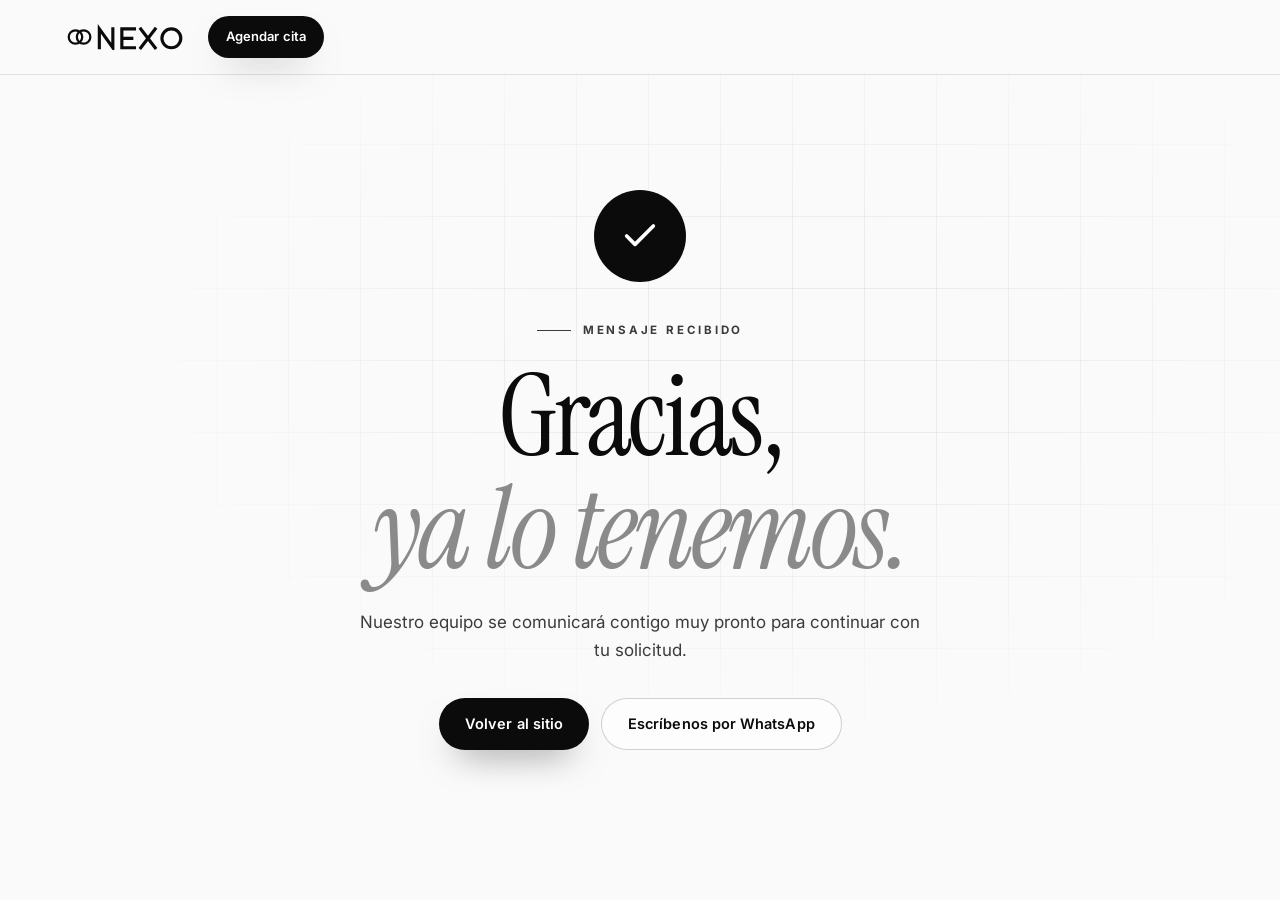
<file: gracias.html>
<!doctype html>
<html lang="es">
<head>
  <meta charset="utf-8">
  <meta name="viewport" content="width=device-width, initial-scale=1, viewport-fit=cover">
  <title>¡Gracias! | Nexo Multiservicios</title>
  <meta name="robots" content="noindex">
  <meta name="theme-color" content="#0b0b0b">
  <link rel="icon" href="assets/img/favicon.svg" type="image/svg+xml">
  <link rel="preconnect" href="https://fonts.googleapis.com">
  <link rel="preconnect" href="https://fonts.gstatic.com" crossorigin>
  <link rel="stylesheet" href="https://fonts.googleapis.com/css2?family=Inter:wght@400;500;600;700;800&family=Instrument+Serif:ital@0;1&display=swap">
  <link rel="stylesheet" href="assets/css/sitio.css">
  <style>
    .simple { min-height: 100vh; min-height: 100svh; display: grid; place-items: center; padding: 100px 0 60px; position: relative; overflow: hidden; isolation: isolate; }
    .simple .rejilla { z-index: -1; }
    .simple-in { max-width: 680px; text-align: center; }
    .simple .sec-t { font-size: clamp(54px, 9vw, 120px); }
    .simple .sec-lead { margin-inline: auto; }
    .simple .kicker { justify-content: center; }
    .simple .kicker::before { transform: scaleX(1); }
    .acciones { display: flex; flex-wrap: wrap; justify-content: center; gap: 12px; margin-top: 34px; }
    .sello { width: 92px; height: 92px; margin: 0 auto 30px; display: grid; place-items: center; border-radius: 50%; background: var(--ink); color: #fff; animation: aparecer-card .9s var(--spring) both; }
    .sello svg { width: 40px; height: 40px; fill: none; stroke: currentColor; stroke-width: 2.2; stroke-linecap: round; stroke-linejoin: round; stroke-dasharray: 30; stroke-dashoffset: 30; animation: trazo .8s .5s var(--ease) forwards; }
    .grande { font-family: var(--font-serif); font-size: clamp(140px, 30vw, 300px); line-height: .8; color: transparent; -webkit-text-stroke: 1px var(--ink); }
  </style>
</head>
<body>
<header class="nav solid"><div class="container nav-in"><a href="./" class="nav-logo" aria-label="Inicio"><img src="assets/img/logo.svg" alt="Nexo" width="118" height="26"></a><div class="nav-act"><a class="btn btn-dark btn-sm" href="citas/"><span data-i18n="nav.cta">Agendar cita</span></a></div></div></header>
<main class="simple"><div class="rejilla" aria-hidden="true"></div><div class="container simple-in">
  <div class="sello" aria-hidden="true"><svg viewBox="0 0 24 24"><path d="M20 6 9 17l-5-5"/></svg></div>
  <span class="kicker rv in" data-i18n="ty.kicker">Mensaje recibido</span>
  <h1 class="sec-t in"><span class="ln"><span class="w" data-i18n="ty.t1">Gracias,</span></span> <span class="ln"><span class="w serif" data-i18n="ty.t2">ya lo tenemos.</span></span></h1>
  <p class="sec-lead rv in" data-i18n="ty.lead">Nuestro equipo se comunicará contigo muy pronto para continuar con tu solicitud.</p>
  <div class="acciones"><a class="btn btn-dark" href="./"><span data-i18n="ty.back">Volver al sitio</span></a><a class="btn btn-ghost" href="https://wa.me/17135550147" target="_blank" rel="noopener"><span data-i18n="ty.wa">Escríbenos por WhatsApp</span></a></div>
</div></main>
<script src="assets/js/config.js"></script>
<script src="assets/js/main.js" defer></script>
</body>
</html>
</file>
<file: assets/css/sitio.css>
/* ==========================================================================
   Sitio público — edición monocromática con animaciones
   Hoja independiente (no depende de styles.css).
   ========================================================================== */
:root {
  --ink: #0b0b0b; --ink-2: #3b3b3b; --muted: #6b6b6b; --line: rgba(0, 0, 0, 0.1); --line-strong: rgba(0, 0, 0, 0.18);
  --paper: #fafafa; --soft: #f1f1f1; --dark: #070707; --dark-2: #111111; --g-8: #d4d4d4; --g-9: #e9e9e9;
  --font-sans: "Inter", system-ui, -apple-system, "Segoe UI", Roboto, sans-serif;
  --font-serif: "Instrument Serif", Georgia, serif;
  --container: 1220px; --gutter: clamp(18px, 4vw, 36px); --nav-h: 74px;
  --ease: cubic-bezier(0.22, 1, 0.36, 1); --ease-io: cubic-bezier(0.76, 0, 0.24, 1); --spring: cubic-bezier(0.34, 1.56, 0.64, 1);
}
*, *::before, *::after { box-sizing: border-box; }
html { scroll-behavior: smooth; scroll-padding-top: calc(var(--nav-h) + 10px); -webkit-text-size-adjust: 100%; overflow-x: clip; }
body { margin: 0; font-family: var(--font-sans); font-size: 16px; line-height: 1.65; color: var(--ink); background: var(--paper); -webkit-font-smoothing: antialiased; overflow-x: clip; }
img, svg { display: block; max-width: 100%; }
a { color: inherit; text-decoration: none; }
button, input, select, textarea { font: inherit; color: inherit; }
h1, h2, h3 { margin: 0; font-weight: 400; line-height: 1.02; }
p { margin: 0; }
ul, ol { margin: 0; padding: 0; list-style: none; }
::selection { background: var(--ink); color: #fff; }
:focus-visible { outline: 2px solid var(--ink); outline-offset: 3px; border-radius: 6px; }
[hidden] { display: none !important; }
.container { width: 100%; max-width: var(--container); margin-inline: auto; padding-inline: var(--gutter); }
.serif { font-family: var(--font-serif); font-style: italic; font-weight: 400; }
.icon { width: 20px; height: 20px; flex: none; stroke: currentColor; fill: none; stroke-width: 1.6; stroke-linecap: round; stroke-linejoin: round; }
.icon-fill { fill: currentColor; stroke: none; }
.skip { position: absolute; left: 16px; top: -60px; z-index: 400; background: var(--ink); color: #fff; padding: 10px 16px; border-radius: 10px; transition: top 0.2s; }
.skip:focus { top: 12px; }

/* ---------- Botones ---------- */
.btn { --_bg: var(--ink); --_fg: #fff; --_fill: #333; position: relative; display: inline-flex; align-items: center; justify-content: center; gap: 10px; height: 52px; padding: 0 26px; border-radius: 999px; border: 0; background: var(--_bg); color: var(--_fg); font-weight: 600; font-size: 14.5px; letter-spacing: 0.005em; cursor: pointer; white-space: nowrap; isolation: isolate; overflow: hidden; transition: transform 0.45s var(--ease), box-shadow 0.45s var(--ease), color 0.4s; will-change: transform; }
.btn::before { content: ""; position: absolute; inset: 0; z-index: -1; background: var(--_fill); border-radius: inherit; transform: translateY(101%); transition: transform 0.55s var(--ease); }
.btn:hover::before { transform: none; }
.btn:hover .arrow { transform: translateX(4px); }
.btn .icon { transition: transform 0.45s var(--ease); }
.btn-dark { box-shadow: 0 18px 36px -18px rgba(0, 0, 0, 0.6); }
.btn-ghost { --_bg: rgba(255, 255, 255, 0.6); --_fg: var(--ink); --_fill: var(--ink); border: 1px solid var(--line-strong); backdrop-filter: blur(12px); -webkit-backdrop-filter: blur(12px); }
.btn-ghost:hover { --_fg: #fff; }
.btn-white { --_bg: #fff; --_fg: var(--ink); --_fill: #e2e2e2; }
.btn-sm { height: 42px; padding: 0 18px; font-size: 13px; }
.btn-block { width: 100%; }
.btn .spinner { display: none; width: 18px; height: 18px; border-radius: 50%; border: 2px solid rgba(0, 0, 0, 0.2); border-top-color: currentColor; animation: girar 0.8s linear infinite; }
.btn.loading .spinner { display: block; }
.btn.loading .btn-label, .btn.loading .arrow { display: none; }
.btn .onda { position: absolute; border-radius: 50%; transform: scale(0); background: rgba(255, 255, 255, 0.35); animation: onda 0.65s ease-out forwards; pointer-events: none; }
.btn-white .onda, .btn-ghost .onda { background: rgba(0, 0, 0, 0.12); }

/* ---------- Intro ---------- */
.intro { position: fixed; inset: 0; z-index: 500; display: none; place-items: center; align-content: center; gap: 18px; background: var(--dark); color: #fff; }
.intro-on .intro { display: grid; }
.intro-on body { overflow: hidden; }
.intro-mark { width: 92px; height: 88px; fill: none; stroke: #fff; stroke-width: 3; }
.intro-mark circle { stroke-dasharray: 100; stroke-dashoffset: 100; animation: trazo 1.1s var(--ease) forwards; }
.intro-mark circle + circle { animation-delay: 0.18s; }
.intro-word { display: flex; gap: 0.06em; font-size: clamp(40px, 7vw, 72px); font-weight: 600; letter-spacing: 0.08em; overflow: hidden; }
.intro-word span { display: inline-block; transform: translateY(110%); animation: subir-letra 0.8s var(--ease) forwards; }
.intro-word span:nth-child(2) { animation-delay: 0.08s; } .intro-word span:nth-child(3) { animation-delay: 0.16s; } .intro-word span:nth-child(4) { animation-delay: 0.24s; }
.intro.leave { animation: telon 1s var(--ease-io) forwards; }
@keyframes trazo { to { stroke-dashoffset: 0; } }
@keyframes subir-letra { to { transform: none; } }
@keyframes telon { to { clip-path: inset(0 0 100% 0); } }
.intro { clip-path: inset(0 0 0 0); }

/* Barra de progreso de lectura y grano */
.progreso { position: fixed; top: 0; left: 0; right: 0; height: 2px; z-index: 300; background: var(--ink); transform-origin: left; transform: scaleX(var(--p, 0)); }
.grano { position: fixed; inset: -50%; z-index: 250; pointer-events: none; opacity: 0.035; background-image: url("data:image/svg+xml,%3Csvg xmlns='http://www.w3.org/2000/svg' width='160' height='160'%3E%3Cfilter id='n'%3E%3CfeTurbulence type='fractalNoise' baseFrequency='.9' numOctaves='3' stitchTiles='stitch'/%3E%3C/filter%3E%3Crect width='100%25' height='100%25' filter='url(%23n)'/%3E%3C/svg%3E"); animation: grano 1.2s steps(6) infinite; }
@keyframes grano { 0% { transform: translate(0, 0); } 30% { transform: translate(-3%, 2%); } 60% { transform: translate(2%, -3%); } 100% { transform: translate(0, 0); } }

/* ---------- Navegación ---------- */
.nav { position: fixed; top: 0; left: 0; right: 0; z-index: 200; transition: transform 0.5s var(--ease), background 0.4s, box-shadow 0.4s; }
.nav-in { display: flex; align-items: center; gap: 24px; height: var(--nav-h); }
.nav.solid { background: rgba(250, 250, 250, 0.78); backdrop-filter: blur(18px) saturate(1.4); -webkit-backdrop-filter: blur(18px) saturate(1.4); box-shadow: 0 1px 0 var(--line); }
.nav.hide { transform: translateY(-100%); }
.nav-logo img { width: 118px; height: auto; }
.nav-links { display: flex; gap: 4px; margin-left: auto; }
.nav-links a { position: relative; padding: 8px 14px; border-radius: 999px; font-size: 14px; font-weight: 500; color: var(--ink-2); transition: color 0.25s, background 0.25s; }
.nav-links a::after { content: ""; position: absolute; left: 14px; right: 14px; bottom: 4px; height: 1px; background: currentColor; transform: scaleX(0); transform-origin: right; transition: transform 0.45s var(--ease); }
.nav-links a:hover, .nav-links a.on { color: var(--ink); }
.nav-links a:hover::after, .nav-links a.on::after { transform: scaleX(1); transform-origin: left; }
.nav-act { display: flex; align-items: center; gap: 10px; }
.lang { display: inline-flex; padding: 3px; border-radius: 999px; border: 1px solid var(--line-strong); background: transparent; cursor: pointer; font-size: 11.5px; font-weight: 700; letter-spacing: 0.06em; }
.lang span { padding: 5px 9px; border-radius: 999px; color: var(--muted); transition: background 0.3s, color 0.3s; }
.lang span.on { background: var(--ink); color: #fff; }
.burger { display: none; width: 44px; height: 44px; border-radius: 50%; border: 1px solid var(--line-strong); background: transparent; cursor: pointer; position: relative; }
.burger span { position: absolute; left: 13px; right: 13px; height: 1.5px; background: var(--ink); transition: transform 0.45s var(--ease), top 0.45s var(--ease); }
.burger span:first-child { top: 17px; } .burger span:last-child { top: 25px; }
.nav.open .burger span:first-child { top: 21px; transform: rotate(45deg); } .nav.open .burger span:last-child { top: 21px; transform: rotate(-45deg); }
.nav-movil { display: none; }

/* ---------- Revelado al hacer scroll ---------- */
.rv { opacity: 0; transform: translateY(26px); transition: opacity 0.9s var(--ease) var(--d, 0s), transform 1s var(--ease) var(--d, 0s); }
.rv.in { opacity: 1; transform: none; }
.ln { display: block; overflow: hidden; padding-bottom: 0.08em; margin-bottom: -0.08em; }
.ln .w { display: inline-block; transform: translateY(105%) rotate(2deg); transform-origin: left bottom; transition: transform 1.1s var(--ease); }
.in .ln .w, .ln.in .w { transform: none; }
.ln + .ln .w { transition-delay: 0.1s; }
.no-js .rv { opacity: 1; transform: none; } .no-js .ln .w { transform: none; }

/* ---------- Portada ---------- */
.hero { position: relative; min-height: 100vh; min-height: 100svh; display: flex; align-items: center; padding: calc(var(--nav-h) + 40px) 0 90px; overflow: hidden; isolation: isolate; }
.hero-bg { position: absolute; inset: 0; z-index: -1; }
.rejilla { position: absolute; inset: 0; background-image: linear-gradient(var(--line) 1px, transparent 1px), linear-gradient(90deg, var(--line) 1px, transparent 1px); background-size: 72px 72px; mask-image: radial-gradient(ellipse 70% 60% at 60% 40%, #000 20%, transparent 75%); -webkit-mask-image: radial-gradient(ellipse 70% 60% at 60% 40%, #000 20%, transparent 75%); opacity: 0.6; }
.orb { position: absolute; border-radius: 50%; filter: blur(70px); }
.orb.o1 { width: 520px; height: 520px; right: -120px; top: -80px; background: radial-gradient(circle, rgba(0, 0, 0, 0.14), transparent 65%); animation: flotar-orb 16s ease-in-out infinite alternate; }
.orb.o2 { width: 420px; height: 420px; left: -160px; bottom: -120px; background: radial-gradient(circle, rgba(0, 0, 0, 0.08), transparent 65%); animation: flotar-orb 20s ease-in-out infinite alternate-reverse; }
@keyframes flotar-orb { to { transform: translate(-60px, 50px) scale(1.12); } }
.hero-in { display: grid; grid-template-columns: minmax(0, 1.15fr) minmax(0, 1fr); gap: clamp(30px, 5vw, 70px); align-items: center; }
.eyebrow { display: inline-flex; align-items: center; gap: 10px; padding: 7px 14px 7px 10px; border-radius: 999px; border: 1px solid var(--line-strong); background: rgba(255, 255, 255, 0.7); font-size: 12.5px; font-weight: 600; color: var(--ink-2); }
.dot { width: 8px; height: 8px; border-radius: 50%; background: var(--ink); box-shadow: 0 0 0 0 rgba(0, 0, 0, 0.4); animation: latido 2s infinite; }
@keyframes latido { 0% { box-shadow: 0 0 0 0 rgba(0, 0, 0, 0.35); } 70% { box-shadow: 0 0 0 10px rgba(0, 0, 0, 0); } 100% { box-shadow: 0 0 0 0 rgba(0, 0, 0, 0); } }
.hero-t { margin-top: 26px; font-family: var(--font-serif); font-size: clamp(52px, 7.2vw, 108px); letter-spacing: -0.035em; line-height: 0.93; }
.hero-t .serif { color: #8a8a8a; }
.hero-lead { margin-top: 26px; max-width: 540px; font-size: clamp(16px, 1.4vw, 18.5px); color: var(--ink-2); text-wrap: pretty; }
.hero-cta { display: flex; flex-wrap: wrap; gap: 12px; margin-top: 34px; }
.hero-stats { display: flex; gap: clamp(20px, 4vw, 44px); margin-top: 44px; padding-top: 26px; border-top: 1px solid var(--line); max-width: 560px; }
.hero-stats b { display: block; font-family: var(--font-serif); font-size: clamp(34px, 3.4vw, 46px); font-weight: 400; line-height: 1; font-variant-numeric: tabular-nums; }
.hero-stats span { display: block; margin-top: 6px; font-size: 12.5px; color: var(--muted); }

/* Composición flotante */
.hero-vis { position: relative; height: clamp(440px, 46vw, 600px); perspective: 1200px; }
.hv-card { position: absolute; padding: 18px 20px; border-radius: 22px; background: rgba(255, 255, 255, 0.82); border: 1px solid rgba(255, 255, 255, 0.9); box-shadow: 0 1px 0 #fff inset, 0 40px 80px -40px rgba(0, 0, 0, 0.45), 0 8px 24px -14px rgba(0, 0, 0, 0.18); backdrop-filter: blur(14px); -webkit-backdrop-filter: blur(14px); opacity: 0; animation: aparecer-card 1.1s var(--ease) forwards; }
.hv-main { left: 8%; top: 15%; width: min(380px, 78%); padding: 22px 24px; animation-delay: 0.55s; transform-style: preserve-3d; }
.hv-tax { right: 0; top: 0; display: flex; align-items: center; gap: 12px; animation-delay: 0.8s; }
.hv-llc { right: 2%; bottom: 14%; width: 240px; animation-delay: 0.95s; }
.hv-chat { left: 0; bottom: 2%; width: 290px; animation-delay: 1.1s; }
@keyframes aparecer-card { from { opacity: 0; transform: translateY(30px) scale(0.96); } to { opacity: 1; transform: none; } }
.float-a { --f: -10px; } .float-b { --f: 12px; } .float-c { --f: -8px; }
.hv-tax.vivo, .hv-llc.vivo, .hv-chat.vivo { animation: flotar 6s ease-in-out infinite alternate; opacity: 1; }
.hv-llc.vivo { animation-duration: 7s; } .hv-chat.vivo { animation-duration: 8s; }
@keyframes flotar { from { transform: translateY(0); } to { transform: translateY(var(--f)); } }
.hv-h { display: flex; align-items: center; gap: 12px; }
.hv-h b { display: block; font-size: 14.5px; }
.hv-h small, .hv-card small { display: block; color: var(--muted); font-size: 12px; white-space: nowrap; }
.hv-tag { margin-left: auto; padding: 4px 10px; border-radius: 999px; background: var(--ink); color: #fff; font-size: 12px; font-weight: 700; }
.hv-ico { display: grid; place-items: center; width: 40px; height: 40px; border-radius: 12px; background: var(--ink); color: #fff; flex: none; }
.hv-ico.sm { width: 30px; height: 30px; border-radius: 9px; } .hv-ico.sm .icon { width: 16px; height: 16px; }
.gauge { position: relative; margin: 18px auto 6px; width: 220px; }
.gauge path { fill: none; stroke-width: 12; stroke-linecap: round; }
.g-bg { stroke: var(--g-9); }
.g-fg { stroke: var(--ink); stroke-dasharray: 268; stroke-dashoffset: 268; transition: stroke-dashoffset 2.2s var(--ease); }
.g-num { position: absolute; left: 0; right: 0; bottom: 4px; text-align: center; }
.g-num b { font-family: var(--font-serif); font-size: 50px; font-weight: 400; line-height: 1; font-variant-numeric: tabular-nums; }
.g-num span { display: block; font-size: 11px; color: var(--muted); }
.hv-bars { display: flex; align-items: flex-end; gap: 6px; height: 54px; margin-top: 12px; }
.hv-bars span { flex: 1; height: var(--h); border-radius: 6px 6px 2px 2px; background: linear-gradient(180deg, #2a2a2a, #9a9a9a); transform-origin: bottom; transform: scaleY(0); animation: crecer-y 1s var(--ease) forwards; }
.hv-bars span:nth-child(1) { animation-delay: 1.2s; } .hv-bars span:nth-child(2) { animation-delay: 1.28s; } .hv-bars span:nth-child(3) { animation-delay: 1.36s; } .hv-bars span:nth-child(4) { animation-delay: 1.44s; } .hv-bars span:nth-child(5) { animation-delay: 1.52s; } .hv-bars span:nth-child(6) { animation-delay: 1.6s; } .hv-bars span:nth-child(7) { animation-delay: 1.68s; background: var(--ink); }
@keyframes crecer-y { to { transform: scaleY(1); } }
.hv-tax b { font-family: var(--font-serif); font-size: 30px; font-weight: 400; line-height: 1; }
.ok { display: grid; place-items: center; width: 28px; height: 28px; border-radius: 50%; background: var(--g-9); }
.ok .icon { width: 15px; height: 15px; stroke-width: 2.4; }
.hv-row { display: flex; align-items: center; gap: 10px; font-size: 14px; }
.hv-steps { margin-top: 12px; display: grid; gap: 8px; font-size: 12.5px; color: var(--ink-2); }
.hv-steps li { display: flex; align-items: center; gap: 9px; }
.hv-steps li::before { content: ""; width: 14px; height: 14px; border-radius: 50%; border: 1.5px solid var(--g-8); flex: none; }
.hv-steps li.done::before { background: var(--ink) url("data:image/svg+xml,%3Csvg xmlns='http://www.w3.org/2000/svg' viewBox='0 0 24 24' fill='none' stroke='white' stroke-width='3.5' stroke-linecap='round' stroke-linejoin='round'%3E%3Cpath d='M20 6 9 17l-5-5'/%3E%3C/svg%3E") center / 9px no-repeat; border-color: var(--ink); }
.hv-steps li.now::before { border-color: var(--ink); border-top-color: transparent; animation: girar 1.2s linear infinite; }
.hv-chat { display: grid; gap: 8px; }
.bubble { max-width: 86%; padding: 9px 13px; border-radius: 16px; font-size: 13px; line-height: 1.4; }
.bubble.in { background: #fff; border: 1px solid var(--line); border-bottom-left-radius: 4px; }
.bubble.out { justify-self: end; background: var(--ink); color: #fff; border-bottom-right-radius: 4px; }
.typing { display: flex; gap: 4px; padding: 10px 12px; width: 56px; border-radius: 14px; background: #fff; border: 1px solid var(--line); }
.typing i { width: 6px; height: 6px; border-radius: 50%; background: #999; animation: escribir 1.2s infinite; }
.typing i:nth-child(2) { animation-delay: 0.15s; } .typing i:nth-child(3) { animation-delay: 0.3s; }
@keyframes escribir { 0%, 60%, 100% { transform: none; opacity: 0.4; } 30% { transform: translateY(-4px); opacity: 1; } }
.scroll-cue { position: absolute; left: 50%; bottom: 28px; width: 26px; height: 42px; margin-left: -13px; border-radius: 999px; border: 1.5px solid var(--line-strong); }
.scroll-cue span { position: absolute; left: 50%; top: 8px; width: 3px; height: 8px; margin-left: -1.5px; border-radius: 3px; background: var(--ink); animation: rueda 1.8s var(--ease) infinite; }
@keyframes rueda { 0% { opacity: 0; transform: translateY(0); } 30% { opacity: 1; } 100% { opacity: 0; transform: translateY(14px); } }

/* ---------- Marquesina ---------- */
.marquee { overflow: hidden; padding: 26px 0; border-block: 1px solid var(--line); background: var(--paper); }
.mq-track { display: flex; align-items: center; gap: 34px; width: max-content; animation: marquesina 38s linear infinite; }
.marquee:hover .mq-track { animation-play-state: paused; }
.mq-track span { font-family: var(--font-serif); font-size: clamp(34px, 5vw, 64px); line-height: 1; white-space: nowrap; }
.mq-track span.o { color: transparent; -webkit-text-stroke: 1px var(--ink); font-style: italic; }
.mq-track i { font-style: normal; font-size: 20px; color: #9a9a9a; animation: girar 8s linear infinite; }
@keyframes marquesina { to { transform: translateX(-50%); } }

/* ---------- Secciones ---------- */
.section { padding: clamp(90px, 12vw, 160px) 0; position: relative; }
.section-soft { background: var(--soft); }
.section-dark { background: var(--dark); color: #fff; overflow: hidden; }
.section-dark::before { content: ""; position: absolute; inset: 0; background: radial-gradient(800px 400px at 85% 0%, rgba(255, 255, 255, 0.08), transparent 60%); pointer-events: none; }
.kicker { display: inline-flex; align-items: center; gap: 12px; font-size: 11.5px; font-weight: 700; letter-spacing: 0.24em; text-transform: uppercase; color: var(--ink-2); }
.kicker::before { content: ""; width: 34px; height: 1px; background: currentColor; transform-origin: left; transform: scaleX(0); transition: transform 1s var(--ease) 0.2s; }
.kicker.in::before { transform: scaleX(1); }
.kicker.light { color: rgba(255, 255, 255, 0.7); }
.sec-head { max-width: 780px; }
.sec-t { margin-top: 20px; font-family: var(--font-serif); font-size: clamp(44px, 6vw, 84px); letter-spacing: -0.03em; line-height: 0.98; }
.sec-t .serif { color: #8a8a8a; }
.sec-t.light .serif { color: #8f8f8f; }
.sec-lead { margin-top: 22px; max-width: 580px; font-size: 17px; color: var(--ink-2); text-wrap: pretty; }
.sec-lead.light { color: rgba(255, 255, 255, 0.7); }

/* Servicios */
.svc-grid { display: grid; grid-template-columns: repeat(6, minmax(0, 1fr)); gap: 16px; margin-top: 60px; }
.svc-card { grid-column: span 2; position: relative; display: flex; flex-direction: column; padding: 30px 28px 26px; min-height: 300px; border-radius: 28px; background: #fff; border: 1px solid var(--line); overflow: hidden; isolation: isolate; transition: transform 0.6s var(--ease), box-shadow 0.6s var(--ease), border-color 0.4s, opacity 0.9s var(--ease) var(--d, 0s); }
.svc-card.big { grid-column: span 3; min-height: 360px; }
.svc-card::after { content: ""; position: absolute; inset: 0; z-index: -1; opacity: 0; transition: opacity 0.4s; background: radial-gradient(420px circle at var(--mx, 50%) var(--my, 50%), rgba(0, 0, 0, 0.06), transparent 45%); }
.svc-card:hover { transform: translateY(-6px); border-color: var(--line-strong); box-shadow: 0 40px 70px -46px rgba(0, 0, 0, 0.5); }
.svc-card:hover::after { opacity: 1; }
.svc-card.dark { background: var(--dark); color: #fff; border-color: #1c1c1c; }
.svc-card.dark::after { background: radial-gradient(420px circle at var(--mx, 50%) var(--my, 50%), rgba(255, 255, 255, 0.1), transparent 45%); }
.svc-card.dark p, .svc-card.dark li { color: rgba(255, 255, 255, 0.7); }
.svc-n { position: absolute; top: 22px; right: 26px; font-family: var(--font-serif); font-size: 64px; line-height: 1; color: transparent; -webkit-text-stroke: 1px rgba(0, 0, 0, 0.14); transition: transform 0.7s var(--ease); }
.svc-card.dark .svc-n { -webkit-text-stroke-color: rgba(255, 255, 255, 0.2); }
.svc-card:hover .svc-n { transform: translateY(-4px) scale(1.06); }
.svc-ico { display: grid; place-items: center; width: 54px; height: 54px; border-radius: 16px; background: var(--ink); color: #fff; transition: transform 0.7s var(--spring); }
.svc-card.dark .svc-ico { background: #fff; color: var(--ink); }
.svc-card:hover .svc-ico { transform: rotate(-8deg) scale(1.06); }
.svc-ico .icon { width: 24px; height: 24px; }
.svc-card h3 { margin-top: 26px; font-family: var(--font-serif); font-size: clamp(30px, 2.6vw, 38px); letter-spacing: -0.02em; }
.svc-card p { margin-top: 10px; color: var(--ink-2); font-size: 15px; max-width: 460px; }
.svc-card ul { display: grid; gap: 8px; margin-top: 18px; font-size: 14px; color: var(--ink-2); }
.svc-card li { display: flex; gap: 10px; align-items: center; }
.svc-card li::before { content: ""; width: 5px; height: 5px; border-radius: 50%; background: currentColor; flex: none; }
.svc-link { margin-top: auto; padding-top: 22px; display: inline-flex; align-items: center; gap: 8px; font-weight: 600; font-size: 14px; }
.svc-link .icon { width: 17px; height: 17px; transition: transform 0.45s var(--ease); }
.svc-link:hover .icon { transform: translate(3px, -3px); }
.sc-price { display: inline-flex; align-items: baseline; gap: 6px; margin-top: 10px; padding: 5px 12px; border-radius: 999px; border: 1px solid var(--line-strong); font-size: 12.5px; color: var(--muted); width: max-content; }
.sc-price b { font-size: 15px; color: var(--ink); }
.svc-card.dark .sc-price { border-color: rgba(255, 255, 255, 0.25); color: rgba(255, 255, 255, 0.65); }
.svc-card.dark .sc-price b { color: #fff; }
.svc-note { display: flex; align-items: center; gap: 10px; margin-top: 26px; font-size: 13.5px; color: var(--muted); }
.svc-note .icon { width: 17px; height: 17px; }

/* Proceso */
.proc-in { position: relative; display: grid; grid-template-columns: minmax(0, 1fr) minmax(0, 1.05fr); gap: clamp(40px, 7vw, 100px); align-items: start; }
.proc-copy { position: sticky; top: calc(var(--nav-h) + 40px); }
.proc-copy .btn { margin-top: 34px; }
.proc-steps { position: relative; display: grid; gap: 18px; padding-left: 28px; }
.proc-line { position: absolute; left: 0; top: 10px; bottom: 10px; width: 1px; background: rgba(255, 255, 255, 0.14); }
.proc-line i { position: absolute; inset: 0; background: #fff; transform-origin: top; transform: scaleY(var(--pl, 0)); }
.proc-steps li { position: relative; display: grid; grid-template-columns: 70px 1fr; gap: 18px; padding: 30px 30px; border-radius: 24px; background: rgba(255, 255, 255, 0.04); border: 1px solid rgba(255, 255, 255, 0.08); transition: background 0.5s, border-color 0.5s, opacity 0.9s var(--ease), transform 1s var(--ease); }
.proc-steps li::before { content: ""; position: absolute; left: -32px; top: 40px; width: 9px; height: 9px; border-radius: 50%; background: var(--dark); border: 1px solid rgba(255, 255, 255, 0.4); transition: background 0.4s, transform 0.5s var(--spring); }
.proc-steps li.activo { background: rgba(255, 255, 255, 0.09); border-color: rgba(255, 255, 255, 0.2); }
.proc-steps li.activo::before { background: #fff; transform: scale(1.4); }
.ps-n { font-family: var(--font-serif); font-size: 52px; line-height: 1; color: transparent; -webkit-text-stroke: 1px rgba(255, 255, 255, 0.5); }
.proc-steps li.activo .ps-n { color: #fff; -webkit-text-stroke-color: #fff; }
.proc-steps h3 { font-size: 21px; font-weight: 600; letter-spacing: -0.01em; }
.proc-steps p { margin-top: 6px; color: rgba(255, 255, 255, 0.65); font-size: 15px; }

/* Portal */
.portal-in { display: grid; grid-template-columns: minmax(0, 1fr) minmax(0, 1.05fr); gap: clamp(40px, 7vw, 100px); align-items: center; }
.portal-vis { position: relative; display: grid; place-items: center; min-height: 600px; }
.portal-vis::before { content: ""; position: absolute; width: 440px; height: 440px; border-radius: 50%; border: 1px dashed var(--line-strong); animation: girar 60s linear infinite; }
.portal-vis::after { content: ""; position: absolute; width: 560px; height: 560px; border-radius: 50%; border: 1px solid var(--line); }
.phone { position: relative; z-index: 1; width: 300px; padding: 18px 16px 20px; border-radius: 42px; background: #fff; border: 8px solid var(--ink); box-shadow: 0 60px 100px -50px rgba(0, 0, 0, 0.6); transform-style: preserve-3d; }
.ph-top { display: flex; align-items: center; gap: 8px; font-size: 13px; }
.ph-dot { width: 8px; height: 8px; border-radius: 50%; background: var(--ink); }
.ph-av { margin-left: auto; display: grid; place-items: center; width: 30px; height: 30px; border-radius: 50%; background: var(--g-9); font-size: 11px; font-weight: 700; }
.ph-hola { margin: 16px 2px 12px; } .ph-hola small { color: var(--muted); font-size: 12px; } .ph-hola b { display: block; font-family: var(--font-serif); font-weight: 400; font-size: 32px; line-height: 1; }
.ph-card { padding: 13px; border-radius: 16px; background: var(--paper); border: 1px solid var(--line); font-size: 12.5px; }
.ph-card + .ph-card { margin-top: 9px; }
.ph-row { display: flex; align-items: center; justify-content: space-between; gap: 8px; }
.ph-pill { padding: 2px 8px; border-radius: 999px; background: var(--ink); color: #fff; font-size: 10.5px; font-weight: 700; }
.ph-steps { display: flex; gap: 4px; margin-top: 10px; }
.ph-steps i { flex: 1; height: 5px; border-radius: 3px; background: var(--g-9); }
.ph-steps i.on { background: var(--ink); transform-origin: left; animation: crecer-x 0.8s var(--ease) both; }
.in .ph-steps i.on:nth-child(2) { animation-delay: 0.1s; } .in .ph-steps i.on:nth-child(3) { animation-delay: 0.2s; } .in .ph-steps i.on:nth-child(4) { animation-delay: 0.3s; }
@keyframes crecer-x { from { transform: scaleX(0); } }
.ph-doc { display: flex; align-items: center; gap: 8px; margin-top: 8px; color: var(--ink-2); }
.ph-doc i { display: grid; place-items: center; width: 17px; height: 17px; border-radius: 50%; border: 1.5px solid var(--g-8); font-size: 9px; font-style: normal; flex: none; }
.ph-doc.ok i { background: var(--ink); border-color: var(--ink); color: #fff; }
.ph-doc em { margin-left: auto; font-style: normal; font-weight: 700; text-decoration: underline; }
.ph-pay b { display: block; font-family: var(--font-serif); font-size: 30px; font-weight: 400; line-height: 1.1; }
.ph-pay small { color: var(--muted); }
.ph-btn { display: block; margin-top: 8px; padding: 9px; border-radius: 999px; background: var(--ink); color: #fff; text-align: center; font-weight: 600; }
.sign-card { position: absolute; z-index: 2; right: 0; bottom: 70px; padding: 14px 16px; border-radius: 18px; background: #fff; border: 1px solid var(--line); box-shadow: 0 30px 60px -36px rgba(0, 0, 0, 0.5); }
.sign-card svg { width: 190px; height: 60px; }
.firma { fill: none; stroke: var(--ink); stroke-width: 2.2; stroke-linecap: round; stroke-dasharray: 520; stroke-dashoffset: 520; }
.in .firma { animation: trazo 2.4s var(--ease) 0.4s forwards; }
.sign-card small { display: block; font-size: 12px; font-weight: 600; }
.feat-list { display: grid; gap: 4px; margin-top: 34px; }
.feat { position: relative; display: flex; gap: 16px; padding: 16px 14px; border-radius: 18px; transition: background 0.35s, opacity 0.9s var(--ease), transform 1s var(--ease); }
.feat:hover { background: #fff; box-shadow: 0 20px 40px -32px rgba(0, 0, 0, 0.4); }
.feat > span { display: grid; place-items: center; width: 44px; height: 44px; border-radius: 13px; border: 1px solid var(--line-strong); flex: none; transition: background 0.35s, color 0.35s; }
.feat:hover > span { background: var(--ink); color: #fff; }
.feat b { font-size: 16px; } .feat p { margin-top: 2px; color: var(--ink-2); font-size: 14.5px; }
.portal-cta { display: flex; flex-wrap: wrap; gap: 12px; margin-top: 30px; }

/* Nosotros */
.about-in { display: grid; grid-template-columns: minmax(0, 1.2fr) minmax(0, 1fr); gap: clamp(40px, 7vw, 100px); align-items: center; }
.values { display: grid; grid-template-columns: repeat(3, minmax(0, 1fr)); gap: 12px; margin-top: 36px; }
.value { padding: 20px; border-radius: 20px; background: #fff; border: 1px solid var(--line); }
.value b { display: block; font-family: var(--font-serif); font-size: 26px; font-weight: 400; }
.value span { display: block; margin-top: 4px; font-size: 13.5px; color: var(--ink-2); }
.about-num { display: grid; grid-template-columns: 1fr 1fr; gap: 1px; background: var(--line-strong); border-radius: 28px; overflow: hidden; border: 1px solid var(--line-strong); }
.num { padding: 34px 28px; background: var(--soft); transition: background 0.4s, color 0.4s, opacity 0.9s var(--ease), transform 1s var(--ease); }
.num:hover { background: var(--ink); color: #fff; }
.num:hover span { color: rgba(255, 255, 255, 0.7); }
.num b { display: block; font-family: var(--font-serif); font-size: clamp(48px, 5vw, 72px); font-weight: 400; line-height: 1; font-variant-numeric: tabular-nums; }
.num span { display: block; margin-top: 8px; font-size: 13.5px; color: var(--muted); transition: color 0.4s; }

/* Testimonios (los agrega el CRM) */
.testimonials { padding: clamp(80px, 10vw, 130px) 0; background: var(--paper); border-top: 1px solid var(--line); }
.section-head.center { text-align: center; }
.section-head .kicker { justify-content: center; }
.section-head .kicker::before { transform: scaleX(1); }
.section-title { margin-top: 18px; font-family: var(--font-serif); font-size: clamp(42px, 5vw, 70px); font-weight: 400; letter-spacing: -0.03em; }
.section-title .serif { color: #8a8a8a; }
.tes-grid { display: grid; grid-template-columns: repeat(3, minmax(0, 1fr)); gap: 16px; margin-top: 50px; }
.tes-card { margin: 0; padding: 30px; border-radius: 26px; background: #fff; border: 1px solid var(--line); animation: subir 0.9s var(--ease) both; transition: transform 0.5s var(--ease), box-shadow 0.5s; }
.tes-card:hover { transform: translateY(-5px) rotate(-0.4deg); box-shadow: 0 34px 60px -44px rgba(0, 0, 0, 0.5); }
.tes-card blockquote { margin: 0; font-family: var(--font-serif); font-size: 24px; line-height: 1.25; }
.tes-card figcaption { display: flex; flex-direction: column; margin-top: 20px; padding-top: 16px; border-top: 1px solid var(--line); font-size: 14px; }
.tes-card figcaption span { color: var(--muted); font-size: 13px; }

/* Preguntas */
.faq-in { display: grid; grid-template-columns: minmax(0, 0.9fr) minmax(0, 1.1fr); gap: clamp(40px, 7vw, 100px); align-items: start; }
.faq-head { position: sticky; top: calc(var(--nav-h) + 40px); }
.faq-head .btn { margin-top: 30px; }
.faq-list { border-top: 1px solid var(--line-strong); }
.faq-item { border-bottom: 1px solid var(--line-strong); }
.faq-item summary { display: flex; align-items: center; justify-content: space-between; gap: 20px; padding: 26px 4px; cursor: pointer; list-style: none; font-size: clamp(17px, 1.6vw, 20px); font-weight: 600; letter-spacing: -0.01em; transition: padding 0.4s var(--ease); }
.faq-item summary::-webkit-details-marker { display: none; }
.faq-item summary:hover { padding-left: 12px; }
.plus { position: relative; width: 36px; height: 36px; border-radius: 50%; border: 1px solid var(--line-strong); flex: none; transition: background 0.35s, transform 0.5s var(--spring); }
.plus::before, .plus::after { content: ""; position: absolute; left: 50%; top: 50%; width: 12px; height: 1.5px; margin: -0.75px 0 0 -6px; background: currentColor; transition: transform 0.45s var(--ease); }
.plus::after { transform: rotate(90deg); }
.faq-item[open] .plus { background: var(--ink); color: #fff; transform: rotate(180deg); }
.faq-item[open] .plus::after { transform: rotate(0); }
.faq-body { padding: 0 4px 26px; max-width: 640px; color: var(--ink-2); animation: subir 0.5s var(--ease); }

/* Contacto */
.ct-in { position: relative; display: grid; grid-template-columns: minmax(0, 1fr) minmax(0, 1fr); gap: clamp(40px, 7vw, 100px); align-items: start; }
.ct-list { display: grid; gap: 10px; margin-top: 40px; }
.ct-list a, .ct-static { display: flex; align-items: center; gap: 16px; padding: 14px 16px; border-radius: 18px; border: 1px solid rgba(255, 255, 255, 0.1); transition: background 0.35s, border-color 0.35s, transform 0.5s var(--ease); }
.ct-list a:hover { background: rgba(255, 255, 255, 0.06); border-color: rgba(255, 255, 255, 0.25); transform: translateX(6px); }
.ct-list span { display: grid; place-items: center; width: 44px; height: 44px; border-radius: 13px; background: #fff; color: var(--ink); flex: none; }
.ct-list small { display: block; color: rgba(255, 255, 255, 0.55); font-size: 12px; }
.ct-list b { font-size: 16px; font-weight: 600; }
.ct-form { position: relative; padding: clamp(24px, 4vw, 40px); border-radius: 30px; background: rgba(255, 255, 255, 0.04); border: 1px solid rgba(255, 255, 255, 0.12); backdrop-filter: blur(10px); display: grid; gap: 14px; }
.hp { position: absolute; left: -9999px; }
.fl { position: relative; }
.fl-2 { display: grid; grid-template-columns: 1fr 1fr; gap: 14px; }
.fl input, .fl textarea { width: 100%; padding: 24px 16px 10px; border-radius: 16px; border: 1px solid rgba(255, 255, 255, 0.16); background: rgba(255, 255, 255, 0.03); color: #fff; outline: none; resize: vertical; transition: border-color 0.3s, background 0.3s; }
.fl textarea { min-height: 120px; }
.fl label { position: absolute; left: 17px; top: 17px; color: rgba(255, 255, 255, 0.55); font-size: 15px; pointer-events: none; transform-origin: left top; transition: transform 0.35s var(--ease), color 0.3s; }
.fl input:focus, .fl textarea:focus { border-color: #fff; background: rgba(255, 255, 255, 0.07); }
.fl input:focus + label, .fl input:not(:placeholder-shown) + label, .fl textarea:focus + label, .fl textarea:not(:placeholder-shown) + label { transform: translateY(-10px) scale(0.76); color: rgba(255, 255, 255, 0.8); }
.fl.bad input, .fl.bad textarea { border-color: #fff; border-style: dashed; animation: temblor 0.4s; }
@keyframes temblor { 25% { transform: translateX(-4px); } 75% { transform: translateX(4px); } }
.chips { border: 0; margin: 4px 0; padding: 0; display: flex; flex-wrap: wrap; gap: 8px; }
.chips legend { width: 100%; margin-bottom: 10px; color: rgba(255, 255, 255, 0.65); font-size: 13px; }
.chips label { cursor: pointer; }
.chips input { position: absolute; opacity: 0; pointer-events: none; }
.chips span { display: inline-block; padding: 9px 15px; border-radius: 999px; border: 1px solid rgba(255, 255, 255, 0.2); font-size: 13.5px; transition: background 0.3s, color 0.3s, border-color 0.3s, transform 0.4s var(--spring); }
.chips label:hover span { border-color: #fff; }
.chips input:checked + span { background: #fff; color: var(--ink); border-color: #fff; transform: scale(1.04); }
.chips input:focus-visible + span { outline: 2px solid #fff; outline-offset: 2px; }
.consent { display: flex; gap: 12px; align-items: flex-start; font-size: 13px; color: rgba(255, 255, 255, 0.65); cursor: pointer; }
.consent input { width: 18px; height: 18px; margin-top: 2px; accent-color: #fff; flex: none; }
.consent.bad { color: #fff; text-decoration: underline wavy; }
.f-status { min-height: 1.4em; font-size: 13.5px; color: rgba(255, 255, 255, 0.8); }

/* Pie */
.foot { background: var(--dark); color: #fff; padding: 80px 0 30px; border-top: 1px solid #191919; overflow: hidden; }
.foot-top { display: grid; grid-template-columns: minmax(0, 1fr) minmax(0, 1.4fr); gap: 50px; }
.foot-brand img { width: 150px; height: auto; }
.foot-brand p { margin-top: 18px; max-width: 360px; color: rgba(255, 255, 255, 0.6); font-size: 14.5px; }
.foot-cols { display: grid; grid-template-columns: repeat(3, minmax(0, 1fr)); gap: 24px; }
.foot-cols b { display: block; margin-bottom: 14px; font-size: 12px; font-weight: 700; letter-spacing: 0.2em; text-transform: uppercase; color: rgba(255, 255, 255, 0.45); }
.foot-cols a { display: block; padding: 5px 0; color: rgba(255, 255, 255, 0.8); font-size: 14.5px; transition: color 0.3s, transform 0.4s var(--ease); }
.foot-cols a:hover { color: #fff; transform: translateX(4px); }
.foot-big { margin-top: 60px; font-size: clamp(110px, 26vw, 380px); font-weight: 700; letter-spacing: -0.06em; line-height: 0.78; text-align: center; color: transparent; -webkit-text-stroke: 1px rgba(255, 255, 255, 0.18); user-select: none; background: linear-gradient(90deg, transparent, rgba(255, 255, 255, 0.12), transparent) no-repeat; background-size: 30% 100%; -webkit-background-clip: text; background-clip: text; animation: barrido 6s ease-in-out infinite; }
@keyframes barrido { from { background-position: -40% 0; } to { background-position: 140% 0; } }
.foot-bot { display: flex; justify-content: space-between; gap: 20px; flex-wrap: wrap; margin-top: 34px; padding-top: 22px; border-top: 1px solid #1d1d1d; color: rgba(255, 255, 255, 0.45); font-size: 12.5px; }

/* WhatsApp flotante y anuncio */
.wa-float { position: fixed; right: 20px; bottom: 20px; z-index: 150; display: grid; place-items: center; width: 58px; height: 58px; border-radius: 50%; background: var(--ink); color: #fff; box-shadow: 0 20px 40px -14px rgba(0, 0, 0, 0.6), 0 0 0 1px rgba(255, 255, 255, 0.22); transition: transform 0.5s var(--spring); animation: aparecer-card 0.8s var(--ease) 2s both; }
.wa-float::before { content: ""; position: absolute; inset: 0; border-radius: 50%; border: 1px solid var(--ink); animation: anillo 2.4s var(--ease) infinite; }
.wa-float:hover { transform: scale(1.08) rotate(-6deg); }
.wa-float .icon { width: 26px; height: 26px; }
@keyframes anillo { from { transform: scale(1); opacity: 0.8; } to { transform: scale(1.7); opacity: 0; } }
.site-ann { color: var(--ink); position: fixed; left: 50%; bottom: 22px; z-index: 160; display: flex; align-items: center; gap: 12px; max-width: calc(100% - 120px); padding: 9px 9px 9px 18px; border-radius: 999px; background: #fff; border: 1px solid var(--line-strong); box-shadow: 0 24px 50px -24px rgba(0, 0, 0, 0.5); font-size: 13.5px; transform: translateX(-50%); animation: anuncio 0.8s var(--spring) 2.6s both; }
.site-ann .dot { flex: none; }
.site-ann .txt { white-space: nowrap; overflow: hidden; text-overflow: ellipsis; font-weight: 500; }
.site-ann .cta { flex: none; padding: 7px 14px; border-radius: 999px; background: var(--ink); color: #fff; font-weight: 600; font-size: 12.5px; }
.site-ann .x { flex: none; width: 30px; height: 30px; border-radius: 50%; border: 0; background: var(--soft); cursor: pointer; font-size: 18px; line-height: 1; }
.site-ann.fuera { transition: opacity 0.6s, transform 0.6s var(--ease); opacity: 0; transform: translate(-50%, 30px); pointer-events: none; }
@keyframes anuncio { from { opacity: 0; transform: translate(-50%, 30px); } to { opacity: 1; transform: translate(-50%, 0); } }

@keyframes girar { to { transform: rotate(360deg); } }
@keyframes onda { to { transform: scale(4); opacity: 0; } }
@keyframes subir { from { opacity: 0; transform: translateY(14px); } to { opacity: 1; transform: none; } }

/* ---------- Adaptable ---------- */
@media (max-width: 1080px) {
  .nav-links { display: none; }
  .nav-act { margin-left: auto; }
  .burger { display: block; }
  .nav-movil { position: fixed; inset: var(--nav-h) 0 auto 0; display: grid; gap: 4px; padding: 16px var(--gutter) 26px; background: rgba(250, 250, 250, 0.96); backdrop-filter: blur(18px); -webkit-backdrop-filter: blur(18px); box-shadow: 0 30px 50px -30px rgba(0, 0, 0, 0.3); clip-path: inset(0 0 100% 0); transition: clip-path 0.6s var(--ease-io); }
  .nav-movil a { padding: 12px 4px; font-size: 22px; font-family: var(--font-serif); border-bottom: 1px solid var(--line); }
  .nav-movil .btn { margin-top: 12px; font-family: var(--font-sans); font-size: 15px; border: 1px solid var(--line-strong); }
  .nav.open .nav-movil { clip-path: inset(0 0 0 0); }
  .nav.open { background: rgba(250, 250, 250, 0.96); }
  .hero-in, .proc-in, .portal-in, .about-in, .faq-in, .ct-in, .foot-top { grid-template-columns: 1fr; }
  .hero-vis { height: 520px; max-width: 560px; width: 100%; margin-inline: auto; }
  .proc-copy, .faq-head { position: static; }
  .svc-card, .svc-card.big { grid-column: span 3; }
  .portal-vis { order: 2; }
}
@media (max-width: 720px) {
  .nav-act .btn-sm { display: none; }
  .hero { padding-top: calc(var(--nav-h) + 24px); }
  .hero-stats { gap: 18px; }
  .hero-vis { height: 470px; }
  .hv-main { left: 0; top: 0; width: 88%; }
  .hv-tax { right: 0; top: auto; bottom: 0; }
  .hv-llc { display: none; }
  .hv-chat { left: auto; right: 0; bottom: 92px; width: 240px; }
  .svc-grid { grid-template-columns: 1fr; }
  .svc-card, .svc-card.big { grid-column: auto; min-height: 0; }
  .values, .tes-grid { grid-template-columns: 1fr; }
  .fl-2 { grid-template-columns: 1fr; }
  .foot-cols { grid-template-columns: 1fr 1fr; }
  .portal-vis { min-height: 560px; }
  .portal-vis::before { width: 320px; height: 320px; } .portal-vis::after { width: 400px; height: 400px; }
  .sign-card { right: -6px; bottom: 30px; }
  .proc-steps li { grid-template-columns: 1fr; gap: 6px; padding: 24px; }
  .scroll-cue { display: none; }
  .site-ann { left: 16px; right: 86px; max-width: none; transform: none; animation-name: anuncio-m; }
  @keyframes anuncio-m { from { opacity: 0; transform: translateY(30px); } to { opacity: 1; transform: none; } }
}
@media (prefers-reduced-motion: reduce) {
  *, *::before, *::after { animation-duration: 0.001ms !important; animation-iteration-count: 1 !important; transition-duration: 0.001ms !important; }
  .rv { opacity: 1; transform: none; } .ln .w { transform: none; }
  .grano { display: none; }
}
</file>
<file: assets/css/styles.css>
/* ==========================================================================
   Hoja de estilos principal — edición monocromática
   Negro #0B0B0B · Grises · Blanco #FFFFFF
   Tipografía: Inter · Instrument Serif (acentos en cursiva)
   ========================================================================== */

:root {
  /* Paleta monocromática: negro, blanco y grises */
  --stone: #d6d6d6;
  --sage: #9b9b9b;
  --accent: #0b0b0b;
  --charcoal: #0b0b0b;
  --white: #ffffff;

  /* Derivados */
  --accent-600: #000000;
  --accent-700: #000000;
  --accent-50: #f1f1f1;
  --accent-100: #e4e4e4;
  --sage-600: #7d7d7d;
  --sage-50: #ededed;
  --stone-50: #f6f6f6;
  --stone-100: #ebebeb;
  --paper: #fafafa;
  --soft: #f3f3f3;
  --ink: #0b0b0b;
  --ink-2: #3b3b3b;
  --muted: #6b6b6b;
  --charcoal-2: #141414;
  --charcoal-3: #050505;
  --line: rgba(0, 0, 0, 0.09);
  --line-strong: rgba(0, 0, 0, 0.16);
  --danger: #0b0b0b;

  --glass-bg: rgba(255, 255, 255, 0.62);
  --glass-border: rgba(255, 255, 255, 0.85);
  --glass-shadow: 0 1px 0 rgba(255, 255, 255, 0.9) inset, 0 24px 50px -24px rgba(0, 0, 0, 0.35), 0 4px 14px -8px rgba(0, 0, 0, 0.15);

  --radius-sm: 10px;
  --radius: 16px;
  --radius-lg: 22px;
  --radius-xl: 28px;

  --font-sans: "Inter", system-ui, -apple-system, "Segoe UI", Roboto, sans-serif;
  --font-serif: "Instrument Serif", Georgia, "Times New Roman", serif;

  --container: 1180px;
  --gutter: clamp(18px, 4vw, 32px);
  --ease: cubic-bezier(0.22, 1, 0.36, 1);
  --ease-io: cubic-bezier(0.76, 0, 0.24, 1);
  --nav-h: 72px;
}

/* ---------- Reset ---------- */
*,
*::before,
*::after { box-sizing: border-box; }
html { scroll-behavior: smooth; scroll-padding-top: calc(var(--nav-h) + 12px); -webkit-text-size-adjust: 100%; overflow-x: clip; }
body {
  margin: 0;
  font-family: var(--font-sans);
  font-size: 16px;
  line-height: 1.65;
  color: var(--ink);
  background: var(--paper);
  -webkit-font-smoothing: antialiased;
  -moz-osx-font-smoothing: grayscale;
  text-rendering: optimizeLegibility;
  overflow-x: clip;
}
img, svg { display: block; max-width: 100%; }
a { color: inherit; text-decoration: none; }
button, input, select, textarea { font: inherit; color: inherit; }
h1, h2, h3, h4 { margin: 0; line-height: 1.08; font-weight: 500; }
h1, h2 { font-family: var(--font-serif); letter-spacing: -0.015em; text-wrap: balance; }
.manifesto-text, .section-lead, .hero-lead { text-wrap: pretty; }
h3, h4 { letter-spacing: -0.01em; }
p { margin: 0; }
ul, ol { margin: 0; padding: 0; list-style: none; }
::selection { background: var(--accent); color: #ffffff; }

:focus-visible { outline: 2px solid var(--accent); outline-offset: 3px; border-radius: 6px; }

.sr-only {
  position: absolute; width: 1px; height: 1px; padding: 0; margin: -1px;
  overflow: hidden; clip: rect(0, 0, 0, 0); white-space: nowrap; border: 0;
}
.skip-link {
  position: absolute; left: 16px; top: -60px; z-index: 400;
  background: var(--charcoal); color: #ffffff; padding: 10px 16px; border-radius: 10px;
  transition: top 0.2s;
}
.skip-link:focus { top: 12px; }

.container { width: 100%; max-width: var(--container); margin-inline: auto; padding-inline: var(--gutter); }

.serif { font-family: var(--font-serif); font-style: italic; font-weight: 500; letter-spacing: -0.01em; }
.text-accent { color: var(--accent); }

/* ---------- Iconos ---------- */
.icon { width: 20px; height: 20px; flex: none; stroke: currentColor; fill: none; stroke-width: 1.6; stroke-linecap: round; stroke-linejoin: round; }
.icon-sm { width: 16px; height: 16px; }
.icon-lg { width: 24px; height: 24px; }
.icon-fill { fill: currentColor; stroke: none; }

/* ---------- Intro (una vez por sesión) ---------- */
.intro {
  position: fixed; inset: 0; z-index: 500;
  display: none; place-items: center; align-content: center; gap: 14px;
  background: var(--charcoal); color: var(--stone);
}
.intro-on .intro { display: grid; }
.intro-word { font-family: var(--font-serif); font-size: clamp(72px, 14vw, 150px); font-weight: 500; letter-spacing: -0.06em; line-height: 0.9; overflow: hidden; }
.intro-word img { width: clamp(170px, 22vw, 260px); height: auto; }
.intro-word span { display: inline-block; transform: translateY(105%); animation: intro-up 0.9s var(--ease) 0.1s forwards; }
.intro-sub { font-size: 11px; font-weight: 600; letter-spacing: 0.42em; text-transform: uppercase; color: var(--sage); opacity: 0; animation: intro-fade 0.8s var(--ease) 0.45s forwards; }
.intro.leave { animation: intro-leave 0.9s var(--ease-io) forwards; }
@keyframes intro-up { to { transform: none; } }
@keyframes intro-fade { to { opacity: 1; } }
@keyframes intro-leave { to { transform: translateY(-100%); } }

/* ---------- Botones ---------- */
.btn {
  --_bg: var(--charcoal);
  --_fg: #ffffff;
  --_fill: var(--accent);
  position: relative;
  display: inline-flex; align-items: center; justify-content: center; gap: 10px;
  height: 50px; padding: 0 24px;
  border-radius: 999px; border: 0;
  background: var(--_bg); color: var(--_fg);
  font-weight: 600; font-size: 14px; letter-spacing: 0.01em;
  cursor: pointer; white-space: nowrap;
  isolation: isolate; overflow: hidden;
  transition: transform 0.45s var(--ease), box-shadow 0.45s var(--ease), color 0.45s var(--ease), border-color 0.45s;
}
.btn::before {
  content: ""; position: absolute; inset: 0; z-index: -1;
  background: var(--_fill); border-radius: inherit;
  transform: translateY(101%); transition: transform 0.55s var(--ease);
}
.btn:hover::before { transform: none; }
.btn-primary { --_bg: var(--accent); --_fill: #333333; box-shadow: 0 14px 30px -16px rgba(101, 101, 101, 0.8); }
.btn-primary:hover { box-shadow: 0 18px 36px -16px rgba(42, 42, 42, 0.6); }
.btn-dark { --_bg: var(--charcoal); --_fill: #333333; }
.btn-ghost { --_bg: rgba(255, 255, 255, 0.55); --_fg: var(--ink); --_fill: var(--charcoal); border: 1px solid var(--line-strong); backdrop-filter: blur(12px); -webkit-backdrop-filter: blur(12px); }
.btn-ghost:hover { --_fg: #ffffff; border-color: var(--charcoal); }
.btn-white { --_bg: #ffffff; --_fg: var(--charcoal); --_fill: #e4e4e4; box-shadow: 0 14px 30px -14px rgba(0, 0, 0, 0.45); }
.btn-outline-light { --_bg: rgba(255, 255, 255, 0.06); --_fg: #ffffff; --_fill: #ffffff; border: 1px solid rgba(255, 255, 255, 0.35); backdrop-filter: blur(10px); -webkit-backdrop-filter: blur(10px); }
.btn-outline-light:hover { --_fg: var(--charcoal); }
.btn:hover { transform: translateY(-2px); }
.btn:active { transform: translateY(0); }
.btn .icon { transition: transform 0.4s var(--ease); }
.btn:hover .arrow { transform: translateX(3px); }
.btn-sm { height: 42px; padding: 0 18px; font-size: 13px; }
.btn-block { width: 100%; }

/* ---------- Etiquetas ---------- */
.kicker {
  display: inline-flex; align-items: center; gap: 12px;
  font-size: 11.5px; font-weight: 700; letter-spacing: 0.24em; text-transform: uppercase;
  color: var(--accent);
}
.kicker::before { content: ""; width: 28px; height: 1px; background: currentColor; }
.pulse { position: relative; display: inline-block; width: 7px; height: 7px; border-radius: 50%; background: var(--accent); flex: none; }
.pulse::after { content: ""; position: absolute; inset: -4px; border-radius: 50%; border: 1px solid var(--accent); opacity: 0; animation: pulse 2.4s var(--ease) infinite; }
@keyframes pulse { 0% { transform: scale(0.6); opacity: 0.8; } 100% { transform: scale(1.7); opacity: 0; } }

/* Etiqueta superior de sección: número + texto en mayúsculas */
.script-kicker {
  display: inline-block; vertical-align: middle;
  font-size: 11.5px; font-weight: 700; letter-spacing: 0.24em; text-transform: uppercase;
  color: var(--accent);
}
.script-kicker.light { color: var(--stone); }
.sec-idx {
  display: inline-flex; align-items: center; gap: 10px; vertical-align: middle; margin-right: 12px;
  font-family: var(--font-serif); font-style: italic; font-size: 18px; font-weight: 500; color: var(--sage-600);
}
.sec-idx::after { content: ""; width: 28px; height: 1px; background: var(--sage); }
.section-dark .sec-idx { color: var(--sage); }

.section { position: relative; padding: clamp(68px, 8.5vw, 112px) 0; }
.section-soft { background: var(--soft); }
.section-head { max-width: 680px; margin-bottom: clamp(34px, 4.5vw, 56px); }
.section-head.center { margin-inline: auto; text-align: center; }
.section-title { margin-top: 16px; font-size: clamp(34px, 4.2vw, 56px); font-weight: 500; line-height: 1.04; color: var(--charcoal); }
.section-title .serif { color: var(--accent); }
.section-lead { margin-top: 16px; font-size: clamp(15px, 1.15vw, 16.5px); color: var(--muted); max-width: 560px; }
.section-head.center .section-lead { margin-inline: auto; }

/* ---------- Marca (wordmark) ---------- */
.brand { display: inline-flex; align-items: center; gap: 12px; color: var(--charcoal); }
.brand-logo { display: block; height: 32px; width: auto; }
.brand-word { font-family: var(--font-serif); font-size: 30px; font-weight: 500; line-height: 1; letter-spacing: -0.09em; padding-right: 0.06em; }
.brand-divider { width: 1px; height: 26px; background: var(--line-strong); }
.brand-sub { font-size: 9.5px; font-weight: 700; letter-spacing: 0.32em; text-transform: uppercase; color: var(--muted); line-height: 1.3; }

/* ---------- Navegación ---------- */
.nav {
  position: fixed; inset: 0 0 auto 0; z-index: 100;
  padding-top: 14px;
  transition: padding 0.4s var(--ease), transform 0.5s var(--ease);
}
.nav-inner {
  display: flex; align-items: center; justify-content: space-between; gap: 16px;
  height: 60px; padding: 0 8px 0 22px;
  border-radius: 999px;
  background: rgba(249, 249, 249, 0.55);
  border: 1px solid rgba(255, 255, 255, 0.7);
  backdrop-filter: blur(20px) saturate(160%); -webkit-backdrop-filter: blur(20px) saturate(160%);
  box-shadow: 0 10px 30px -20px rgba(42, 42, 42, 0.35);
  transition: background 0.4s, box-shadow 0.4s, border-color 0.4s;
}
.nav.scrolled { padding-top: 10px; }
.nav.scrolled .nav-inner { background: rgba(249, 249, 249, 0.85); border-color: var(--line); box-shadow: 0 14px 40px -22px rgba(42, 42, 42, 0.45); }
.nav.hide { transform: translateY(-120%); }

.nav-links { display: flex; align-items: center; gap: 2px; }
.nav-links a {
  position: relative; padding: 8px 14px;
  font-size: 13.5px; font-weight: 500; color: var(--ink-2);
  transition: color 0.3s;
}
.nav-links a::after {
  content: ""; position: absolute; left: 14px; right: 14px; bottom: 3px; height: 1px;
  background: var(--accent); transform: scaleX(0); transform-origin: center; transition: transform 0.45s var(--ease);
}
.nav-links a:hover, .nav-links a.active { color: var(--accent); }
.nav-links a:hover::after, .nav-links a.active::after { transform: scaleX(1); }
.nav-cta { display: flex; align-items: center; gap: 8px; }

.menu-toggle {
  display: none; place-items: center;
  width: 44px; height: 44px; border-radius: 999px; border: 1px solid var(--line);
  background: #ffffff; cursor: pointer;
}
.menu-toggle span { position: relative; display: block; width: 18px; height: 1.5px; border-radius: 2px; background: var(--ink); transition: background 0.2s; }
.menu-toggle span::before, .menu-toggle span::after { content: ""; position: absolute; left: 0; width: 18px; height: 1.5px; border-radius: 2px; background: var(--ink); transition: transform 0.4s var(--ease); }
.menu-toggle span::before { transform: translateY(-6px); }
.menu-toggle span::after { transform: translateY(6px); }
.nav.open .menu-toggle span { background: transparent; }
.nav.open .menu-toggle span::before { transform: rotate(45deg); }
.nav.open .menu-toggle span::after { transform: rotate(-45deg); }

.mobile-menu {
  display: none;
  margin-top: 10px; padding: 12px;
  border-radius: 24px;
  background: rgba(249, 249, 249, 0.94);
  border: 1px solid var(--line);
  backdrop-filter: blur(20px) saturate(160%); -webkit-backdrop-filter: blur(20px) saturate(160%);
  box-shadow: 0 30px 60px -30px rgba(42, 42, 42, 0.5);
}
.mobile-menu a.m-link { display: flex; align-items: center; justify-content: space-between; padding: 13px 10px; border-bottom: 1px solid var(--line); font-family: var(--font-serif); font-size: 24px; font-weight: 500; }
.mobile-menu a.m-link .icon { color: var(--accent); }
.mobile-menu a.m-link:last-of-type { border-bottom: 0; }
.mobile-menu .btn { margin-top: 12px; }
.nav.open .mobile-menu a.m-link { animation: m-in 0.5s var(--ease) both; }
.nav.open .mobile-menu a.m-link:nth-child(2) { animation-delay: 0.04s; }
.nav.open .mobile-menu a.m-link:nth-child(3) { animation-delay: 0.08s; }
.nav.open .mobile-menu a.m-link:nth-child(4) { animation-delay: 0.12s; }
.nav.open .mobile-menu a.m-link:nth-child(5) { animation-delay: 0.16s; }
.nav.open .mobile-menu a.m-link:nth-child(6) { animation-delay: 0.2s; }
@keyframes m-in { from { opacity: 0; transform: translateY(8px); } }

/* ---------- Selector de idioma ---------- */
.lang { display: inline-flex; padding: 3px; border-radius: 999px; background: rgba(255, 255, 255, 0.7); border: 1px solid var(--line); }
.lang-btn {
  height: 32px; min-width: 38px; padding: 0 10px; border: 0; border-radius: 999px;
  background: transparent; font-size: 11.5px; font-weight: 700; letter-spacing: 0.08em; color: var(--muted);
  cursor: pointer; transition: background 0.35s var(--ease), color 0.3s;
}
.lang-btn:hover { color: var(--accent); }
.lang-btn.active { background: var(--charcoal); color: #ffffff; }
[data-i18n], [data-i18n-html] { transition: opacity 0.25s; }
.lang-switching [data-i18n], .lang-switching [data-i18n-html] { opacity: 0; }

/* ---------- Hero ---------- */
.hero {
  position: relative;
  padding: calc(var(--nav-h) + clamp(44px, 6vw, 80px)) 0 clamp(60px, 7vw, 96px);
  overflow: hidden;
  background:
    radial-gradient(900px 520px at 88% 10%, rgba(161, 161, 161, 0.22), transparent 62%),
    radial-gradient(700px 420px at 0% 100%, rgba(209, 209, 209, 0.45), transparent 60%),
    linear-gradient(180deg, var(--stone-50) 0%, var(--paper) 100%);
}
.hero-word {
  position: absolute; left: -3vw; bottom: -8%; z-index: 0;
  width: min(78vw, 1100px); height: auto; opacity: 0.07;
  pointer-events: none; user-select: none; will-change: transform;
}
.blob {
  position: absolute; border-radius: 50%; filter: blur(70px); pointer-events: none; opacity: 0.6;
  animation: float 18s ease-in-out infinite;
}
.blob-1 { width: 440px; height: 440px; right: -100px; top: 40px; background: radial-gradient(circle, rgba(161, 161, 161, 0.55), transparent 70%); }
.blob-2 { width: 360px; height: 360px; left: 40%; bottom: -160px; background: radial-gradient(circle, rgba(209, 209, 209, 0.9), transparent 70%); animation-delay: -7s; }
@keyframes float {
  0%, 100% { transform: translate3d(0, 0, 0) scale(1); }
  33% { transform: translate3d(-30px, 20px, 0) scale(1.05); }
  66% { transform: translate3d(20px, -24px, 0) scale(0.96); }
}

.hero-inner { position: relative; z-index: 1; display: grid; grid-template-columns: 1.05fr 0.95fr; gap: clamp(40px, 6vw, 84px); align-items: center; }
.hero-title { margin-top: 26px; font-size: clamp(46px, 5vw, 70px); font-weight: 500; letter-spacing: -0.025em; line-height: 0.98; color: var(--charcoal); }
.hero-title .serif { color: var(--accent); }
.hero-title .line { display: block; overflow: hidden; padding-bottom: 0.08em; }
.hero-title .line > span { display: inline-block; }
.hero-lead { margin-top: 22px; max-width: 480px; font-size: clamp(15.5px, 1.2vw, 17px); color: var(--muted); }
.hero-actions { display: flex; flex-wrap: wrap; gap: 10px; margin-top: 32px; }
.hero-trust { display: flex; flex-wrap: wrap; gap: 10px 26px; margin-top: 36px; padding-top: 22px; border-top: 1px solid var(--line); max-width: 520px; }
.hero-trust li { display: inline-flex; align-items: center; gap: 9px; font-size: 13px; font-weight: 600; color: var(--ink-2); }
.hero-trust .check { display: grid; place-items: center; width: 22px; height: 22px; border-radius: 50%; border: 1px solid rgba(101, 101, 101, 0.35); color: var(--accent); }
.hero-trust .check .icon { width: 12px; height: 12px; stroke-width: 2.2; }

/* Etiqueta superior del hero */
@property --eb-angle { syntax: "<angle>"; initial-value: 0deg; inherits: false; }
.eyebrow-pro {
  position: relative; isolation: isolate;
  display: inline-flex; align-items: center; gap: 12px;
  padding: 5px 16px 5px 5px; border-radius: 999px;
  background: rgba(255, 255, 255, 0.7);
  border: 1px solid rgba(101, 101, 101, 0.16);
  backdrop-filter: blur(12px) saturate(150%); -webkit-backdrop-filter: blur(12px) saturate(150%);
  box-shadow: 0 1px 0 #ffffff inset, 0 12px 28px -18px rgba(101, 101, 101, 0.6);
  font-size: 12.5px; font-weight: 600; color: var(--ink-2);
  transition: transform 0.45s var(--ease), box-shadow 0.45s var(--ease);
}
.eyebrow-pro::before {
  content: ""; position: absolute; inset: -1px; z-index: -1; border-radius: inherit; padding: 1px;
  background: conic-gradient(from var(--eb-angle), transparent 0 62%, rgba(101, 101, 101, 0.85) 80%, transparent 96%);
  -webkit-mask: linear-gradient(#000000 0 0) content-box, linear-gradient(#000000 0 0);
  -webkit-mask-composite: xor; mask-composite: exclude;
  animation: eb-spin 6s linear infinite;
}
@keyframes eb-spin { to { --eb-angle: 360deg; } }
.eyebrow-pro:hover { transform: translateY(-2px); box-shadow: 0 1px 0 #ffffff inset, 0 18px 34px -18px rgba(101, 101, 101, 0.7); }
.eb-badge {
  display: inline-flex; align-items: center; gap: 6px;
  padding: 6px 12px 6px 9px; border-radius: 999px;
  background: var(--charcoal); color: var(--stone);
  font-size: 10.5px; font-weight: 700; letter-spacing: 0.16em; text-transform: uppercase;
}
.eb-badge { white-space: nowrap; }
.eb-badge .icon { width: 13px; height: 13px; stroke-width: 2; color: var(--sage); }
.eb-text { display: inline-flex; align-items: center; gap: 9px; white-space: nowrap; }
.eb-arrow { width: 15px; height: 15px; color: var(--accent); transition: transform 0.4s var(--ease); }
.eyebrow-pro:hover .eb-arrow { transform: translateX(3px); }

/* Visual del hero: arco editorial con tarjetas de cristal */
.hero-visual { position: relative; height: 540px; }
.hv-stone {
  position: absolute; right: 0; top: 14%; width: 58%; height: 72%;
  border-radius: 26px; background: var(--stone);
}
.hv-stone::after {
  content: ""; position: absolute; inset: 0; border-radius: inherit;
  background-image: radial-gradient(rgba(42, 42, 42, 0.12) 1px, transparent 1px); background-size: 16px 16px;
  -webkit-mask-image: linear-gradient(135deg, #000000, transparent 70%); mask-image: linear-gradient(135deg, #000000, transparent 70%);
}
.hv-arch {
  position: absolute; left: 6%; top: 0; width: 56%; height: 100%;
  border-radius: 999px 999px 26px 26px; overflow: hidden;
  background:
    radial-gradient(120% 70% at 50% 0%, rgba(161, 161, 161, 0.35), transparent 60%),
    linear-gradient(180deg, #383838 0%, var(--charcoal) 55%, var(--charcoal-3) 100%);
  box-shadow: 0 50px 90px -40px rgba(42, 42, 42, 0.8);
}
.hv-arch::before {
  content: ""; position: absolute; inset: 14px; z-index: 2; border-radius: inherit;
  border: 1px solid rgba(255, 255, 255, 0.35);
}
.hv-arch::after {
  content: ""; position: absolute; inset: 0; z-index: 1;
  background: linear-gradient(180deg, rgba(42, 42, 42, 0) 55%, rgba(42, 42, 42, 0.35) 100%);
}
.hv-arch img, .about-card img { position: absolute; inset: 0; width: 100%; height: 100%; object-fit: cover; transform: scale(1.08); transition: transform 1.8s var(--ease); }
.hv-arch.in img, .about-card.in img { transform: none; }
.hero-visual:hover .hv-arch img { transform: scale(1.03); }
.hv-arch-word {
  position: absolute; left: 50%; top: 24%; transform: translateX(-50%);
  font-family: var(--font-serif); font-weight: 500; font-size: clamp(84px, 8vw, 118px); line-height: 1; letter-spacing: -0.09em;
  color: var(--stone); white-space: nowrap; padding-right: 0.08em;
}
.hv-arch-sub { position: absolute; left: 0; right: 0; top: calc(24% + clamp(88px, 8.4vw, 124px)); text-align: center; font-size: 9.5px; font-weight: 700; letter-spacing: 0.42em; text-transform: uppercase; color: var(--sage); }
.hv-skyline { position: absolute; left: -10%; right: -10%; bottom: 0; width: 120%; height: auto; aspect-ratio: 1200 / 180; color: rgba(209, 209, 209, 0.32); stroke-width: 3; }
.hv-tagline {
  position: absolute; left: 0; bottom: 30%; z-index: 2;
  padding: 14px 20px; background: var(--accent); color: var(--stone-50);
  font-size: 14px; font-weight: 500; letter-spacing: 0.02em; line-height: 1.3;
  box-shadow: 0 20px 40px -20px rgba(101, 101, 101, 0.9);
}

.glass {
  background: var(--glass-bg);
  border: 1px solid var(--glass-border);
  backdrop-filter: blur(18px) saturate(150%); -webkit-backdrop-filter: blur(18px) saturate(150%);
  box-shadow: var(--glass-shadow);
}
.glass-dark {
  background: rgba(255, 255, 255, 0.08);
  border: 1px solid rgba(255, 255, 255, 0.16);
  backdrop-filter: blur(18px) saturate(140%); -webkit-backdrop-filter: blur(18px) saturate(140%);
  box-shadow: 0 1px 0 rgba(255, 255, 255, 0.18) inset, 0 24px 50px -24px rgba(0, 0, 0, 0.6);
  color: #ffffff;
}

.hv-card { position: absolute; z-index: 3; border-radius: 20px; padding: 16px; will-change: transform; transition: translate 0.6s var(--ease); }
.hv-card .hc-head { display: flex; align-items: center; gap: 12px; }
.hv-card .hc-ico { display: grid; place-items: center; width: 38px; height: 38px; border-radius: 12px; background: var(--charcoal); color: var(--stone); }
.hv-card .hc-title { font-size: 13.5px; font-weight: 700; color: var(--charcoal); }
.hv-card .hc-sub { font-size: 11.5px; color: var(--muted); }
.glass-dark .hc-title { color: #ffffff; }
.glass-dark .hc-sub { color: rgba(255, 255, 255, 0.7); }

.hv-status { top: 4%; right: -2%; width: 240px; animation: bob 8s ease-in-out infinite; }
.hv-steps { margin-top: 14px; display: grid; gap: 9px; }
.hv-step { display: flex; align-items: center; gap: 10px; font-size: 12.5px; font-weight: 500; color: var(--ink-2); }
.hv-step .tick { display: grid; place-items: center; width: 19px; height: 19px; border-radius: 50%; background: var(--accent); color: #ffffff; }
.hv-step .tick .icon { width: 11px; height: 11px; stroke-width: 2.4; }
.hv-step .tick.pending { background: transparent; border: 1px solid var(--accent); color: var(--accent); }
.hv-step .tick.pending::before { content: ""; width: 6px; height: 6px; border-radius: 50%; background: currentColor; animation: blink 1.4s ease-in-out infinite; }
@keyframes blink { 50% { opacity: 0.2; } }
.hv-bar { margin-top: 14px; height: 4px; border-radius: 4px; background: rgba(101, 101, 101, 0.15); overflow: hidden; }
.hv-bar > i { display: block; height: 100%; width: 72%; border-radius: inherit; background: linear-gradient(90deg, var(--sage), var(--accent)); animation: grow 2.4s var(--ease) 1s both; }
@keyframes grow { from { width: 0; } }

.hv-tax { right: 4%; top: 41%; width: 196px; animation: bob 9s ease-in-out -2s infinite; }
.hv-tax .hc-ico { background: var(--stone); color: var(--charcoal); }
.hv-spark { margin-top: 10px; height: 40px; }

.hv-llc { right: 8%; bottom: 0; width: 224px; animation: bob 10s ease-in-out -4s infinite; }
.hv-llc .seal { display: flex; align-items: center; justify-content: space-between; gap: 10px; margin-top: 12px; padding: 9px 11px; border-radius: 11px; background: rgba(101, 101, 101, 0.08); font-size: 11.5px; font-weight: 600; color: var(--ink-2); }
.hv-llc .seal b { color: var(--accent); display: inline-flex; align-items: center; gap: 5px; }

.hv-chip { position: absolute; z-index: 3; left: 2%; bottom: 7%; display: inline-flex; align-items: center; gap: 10px; padding: 8px 16px 8px 8px; border-radius: 999px; font-size: 12.5px; font-weight: 600; animation: bob 7s ease-in-out -1s infinite; }
.hv-chip .av { display: grid; place-items: center; width: 30px; height: 30px; border-radius: 50%; background: var(--stone); }
.hv-chip .av img { width: 15px; height: auto; }
.hv-chip .pulse { background: var(--sage); }
.hv-chip .pulse::after { border-color: var(--sage); }

@keyframes bob { 0%, 100% { transform: translateY(0); } 50% { transform: translateY(-9px); } }

/* ---------- Marquee ---------- */
.marquee {
  position: relative; padding: 22px 0; overflow: hidden;
  background: var(--charcoal); color: var(--stone);
}
.marquee-track { display: flex; width: max-content; animation: marquee 42s linear infinite; }
.marquee:hover .marquee-track { animation-play-state: paused; }
.marquee-group { display: flex; align-items: center; gap: 48px; padding-right: 48px; }
.marquee-item { display: inline-flex; align-items: center; gap: 14px; font-family: var(--font-serif); font-style: italic; font-size: clamp(22px, 2.2vw, 30px); font-weight: 500; letter-spacing: -0.01em; white-space: nowrap; }
.marquee-item .icon { width: 22px; height: 22px; color: var(--sage); }
.marquee-sep { width: 7px; height: 7px; transform: rotate(45deg); border: 1px solid var(--sage); align-self: center; }
@keyframes marquee { to { transform: translateX(-50%); } }

/* ---------- Servicios ---------- */
.services-grid { display: grid; grid-template-columns: repeat(6, 1fr); gap: 16px; }
.service-card {
  position: relative; grid-column: span 2;
  display: flex; flex-direction: column;
  padding: 28px; border-radius: var(--radius-lg);
  background: #ffffff; border: 1px solid var(--line);
  overflow: hidden; isolation: isolate;
  transition: transform 0.6s var(--ease), box-shadow 0.6s var(--ease), border-color 0.4s;
}
.service-card::before {
  content: ""; position: absolute; inset: 0; z-index: -1; opacity: 0;
  background: radial-gradient(380px circle at var(--mx, 50%) var(--my, 0%), rgba(161, 161, 161, 0.18), transparent 50%);
  transition: opacity 0.5s;
}
.service-card::after {
  content: ""; position: absolute; left: 28px; right: 28px; top: 0; height: 2px;
  background: var(--accent); transform: scaleX(0); transform-origin: left; transition: transform 0.7s var(--ease);
}
.service-card:hover { transform: translateY(-6px); border-color: rgba(101, 101, 101, 0.25); box-shadow: 0 34px 60px -36px rgba(42, 42, 42, 0.45); }
.service-card:hover::before { opacity: 1; }
.service-card:hover::after { transform: scaleX(1); }
.service-card.wide { grid-column: span 3; }
.service-card.feature { color: var(--stone); border-color: transparent; background: var(--charcoal); }
.service-card.feature::before { background: radial-gradient(420px circle at var(--mx, 50%) var(--my, 0%), rgba(161, 161, 161, 0.2), transparent 50%); }
.service-card.feature::after { background: var(--sage); }
.service-card.feature .sc-bg {
  position: absolute; right: -40px; bottom: -30px; z-index: -1;
  width: 340px; height: auto; opacity: 0.06; pointer-events: none;
}
.service-card.feature .sc-title { color: #ffffff; }
.service-card.feature .sc-text, .service-card.feature .sc-list li { color: rgba(255, 255, 255, 0.72); }
.service-card.feature .sc-ico { background: rgba(255, 255, 255, 0.08); color: var(--stone); border-color: rgba(255, 255, 255, 0.16); }
.service-card.feature .sc-list .icon { color: var(--sage); }
.service-card.feature .sc-link { color: var(--stone); }
.service-card.feature .sc-num { color: var(--sage); }

.sc-top { display: flex; align-items: flex-start; justify-content: space-between; }
.sc-ico {
  display: grid; place-items: center; width: 52px; height: 52px; border-radius: 50%;
  background: var(--soft); color: var(--accent);
  border: 1px solid var(--line);
  transition: transform 0.6s var(--ease), background 0.4s, color 0.4s;
}
.service-card:not(.feature):hover .sc-ico { background: var(--accent); color: #ffffff; transform: rotate(-8deg); }
.sc-num { font-family: var(--font-serif); font-style: italic; font-size: 22px; font-weight: 500; color: var(--sage-600); }
.sc-title { margin-top: 22px; font-family: var(--font-serif); font-size: 30px; font-weight: 500; line-height: 1.05; letter-spacing: -0.01em; color: var(--charcoal); }
.sc-tags { display: flex; flex-wrap: wrap; gap: 6px; margin-top: 10px; }
.sc-tags span { padding: 3px 10px; border-radius: 999px; border: 1px solid var(--line-strong); font-size: 10.5px; font-weight: 700; letter-spacing: 0.08em; text-transform: uppercase; color: var(--muted); }
.service-card.feature .sc-tags span { border-color: rgba(209, 209, 209, 0.3); color: var(--stone); }
.sc-text { margin-top: 12px; color: var(--muted); font-size: 14.5px; line-height: 1.6; }
.sc-list { margin-top: 16px; display: grid; gap: 8px; }
.sc-list li { display: flex; align-items: flex-start; gap: 10px; font-size: 14px; color: var(--ink-2); }
.sc-list .icon { margin-top: 4px; width: 14px; height: 14px; color: var(--accent); stroke-width: 2; }
.sc-link { margin-top: auto; padding-top: 24px; display: inline-flex; align-items: center; gap: 8px; font-weight: 600; font-size: 13.5px; letter-spacing: 0.02em; color: var(--accent); }
.sc-link .icon { transition: transform 0.4s var(--ease); }
.sc-link:hover .icon { transform: translateX(4px); }

.service-card.cta-card { grid-column: span 3; justify-content: space-between; background: var(--stone-100); border-color: transparent; }
.service-card.cta-card.reveal-alt { background: var(--sage-50); }
.cta-card h3 { font-family: var(--font-serif); font-size: 28px; font-weight: 500; }
.cta-card p { margin-top: 8px; color: var(--muted); font-size: 14.5px; }
.cta-card .btn { margin-top: 22px; align-self: flex-start; }

/* ---------- Nosotros ---------- */
.about-grid { display: grid; grid-template-columns: 0.85fr 1.15fr; gap: clamp(40px, 6vw, 88px); align-items: center; }
.about-visual { position: relative; padding: 0 24px 24px 0; }
.about-visual::before { content: ""; position: absolute; right: 0; bottom: 0; width: 82%; height: 82%; border-radius: 999px 999px 24px 24px; background: var(--stone); }
.about-card {
  position: relative; aspect-ratio: 4 / 5.4; border-radius: 999px 999px 24px 24px; overflow: hidden;
  background:
    radial-gradient(110% 60% at 50% 0%, rgba(161, 161, 161, 0.4), transparent 60%),
    linear-gradient(180deg, #383838, var(--charcoal) 60%, var(--charcoal-3));
  box-shadow: 0 50px 90px -46px rgba(42, 42, 42, 0.8);
}
.about-ring { position: absolute; border-radius: 50%; border: 1px solid rgba(209, 209, 209, 0.16); }
.about-ring.r1 { width: 62%; aspect-ratio: 1; left: 19%; top: 20%; }
.about-ring.r2 { width: 88%; aspect-ratio: 1; left: 6%; top: 7%; border-color: rgba(209, 209, 209, 0.08); }
.about-monogram {
  position: absolute; inset: 0 0 12% 0; display: grid; place-items: center;
  font-family: var(--font-serif); font-weight: 500; font-size: clamp(110px, 13vw, 180px); line-height: 1; letter-spacing: -0.1em;
  color: var(--stone);
}
.about-name { position: absolute; z-index: 2; left: 18px; right: 18px; bottom: 18px; display: flex; align-items: center; justify-content: space-between; gap: 12px; padding: 14px 16px; border-radius: 18px; }
.about-name .n { font-family: var(--font-serif); font-weight: 500; font-size: 22px; line-height: 1.1; }
.about-name .r { font-size: 11px; font-weight: 600; letter-spacing: 0.12em; text-transform: uppercase; color: rgba(255, 255, 255, 0.65); margin-top: 3px; }
.about-name .ig { display: grid; place-items: center; width: 40px; height: 40px; border-radius: 50%; background: var(--stone); color: var(--charcoal); flex: none; transition: transform 0.4s var(--ease), background 0.3s; }
.about-name .ig:hover { transform: scale(1.08); background: #ffffff; }
.about-float { position: absolute; right: -10px; top: 44px; z-index: 2; padding: 14px 16px; border-radius: 18px; animation: bob 8s ease-in-out infinite; }
.about-float .t { font-size: 10.5px; font-weight: 700; color: var(--muted); text-transform: uppercase; letter-spacing: 0.16em; }
.about-float .v { margin-top: 5px; font-family: var(--font-serif); font-size: 20px; font-weight: 500; display: flex; align-items: center; gap: 8px; color: var(--charcoal); }

.about-text p { margin-top: 16px; font-size: 15.5px; color: var(--muted); }
.about-text p strong { color: var(--ink); font-weight: 600; }
.values { display: grid; grid-template-columns: repeat(3, 1fr); gap: 12px; margin-top: 30px; }
.value { padding: 20px; border-radius: var(--radius); background: #ffffff; border: 1px solid var(--line); transition: transform 0.5s var(--ease), border-color 0.3s, box-shadow 0.5s var(--ease); }
.value:hover { transform: translateY(-4px); border-color: rgba(101, 101, 101, 0.3); box-shadow: 0 24px 40px -30px rgba(42, 42, 42, 0.4); }
.value .v-ico { display: grid; place-items: center; width: 40px; height: 40px; border-radius: 50%; background: var(--soft); color: var(--accent); }
.value h3 { margin-top: 14px; font-family: var(--font-serif); font-size: 22px; font-weight: 500; }
.value p { margin-top: 4px; font-size: 13.5px; color: var(--muted); line-height: 1.5; }

.facts { display: grid; grid-template-columns: repeat(4, 1fr); margin-top: clamp(48px, 6vw, 76px); border-top: 1px solid var(--line-strong); border-bottom: 1px solid var(--line-strong); }
.fact { padding: 26px 24px; border-right: 1px solid var(--line); }
.fact:last-child { border-right: 0; }
.fact .k { font-family: var(--font-serif); font-size: clamp(40px, 4vw, 54px); font-weight: 500; letter-spacing: -0.03em; color: var(--accent); line-height: 1; }
.fact .l { margin-top: 10px; font-size: 11.5px; font-weight: 700; letter-spacing: 0.14em; text-transform: uppercase; color: var(--muted); }

/* ---------- Sección oscura ---------- */
.section-dark {
  color: #ffffff; overflow: hidden;
  background:
    radial-gradient(700px 420px at 90% 0%, rgba(161, 161, 161, 0.16), transparent 60%),
    radial-gradient(600px 420px at 0% 100%, rgba(101, 101, 101, 0.25), transparent 60%),
    var(--charcoal);
}
.section-dark .section-title { color: #ffffff; }
.section-dark .section-title .serif { color: var(--stone); }
.section-dark .section-lead { color: rgba(255, 255, 255, 0.65); }

.steps { position: relative; display: grid; grid-template-columns: repeat(4, 1fr); gap: 16px; }
.steps::before { content: ""; position: absolute; left: 6%; right: 6%; top: 44px; height: 1px; background: linear-gradient(90deg, transparent, rgba(161, 161, 161, 0.5), transparent); }
.step { position: relative; padding: 26px 22px; border-radius: var(--radius-lg); transition: transform 0.6s var(--ease), background 0.5s, border-color 0.5s; }
.step:hover { transform: translateY(-6px); background: rgba(255, 255, 255, 0.12); border-color: rgba(161, 161, 161, 0.45); }
.step .s-ico { position: relative; display: grid; place-items: center; width: 40px; height: 40px; border-radius: 50%; background: var(--stone); color: var(--charcoal); box-shadow: 0 0 0 6px rgba(209, 209, 209, 0.08); }
.step .s-n { position: absolute; top: 22px; right: 22px; font-family: var(--font-serif); font-style: italic; font-size: 26px; font-weight: 500; color: var(--sage); }
.step h3 { margin-top: 20px; font-family: var(--font-serif); font-size: 25px; font-weight: 500; }
.step p { margin-top: 6px; font-size: 14px; color: rgba(255, 255, 255, 0.68); }

/* ---------- Manifiesto ---------- */
.manifesto { position: relative; padding: clamp(72px, 9vw, 120px) 0; background: var(--paper); text-align: center; overflow: hidden; }
.manifesto::before {
  display: none; content: "\201C"; position: absolute; left: 50%; top: 4%; transform: translateX(-50%);
  font-family: var(--font-serif); font-size: 240px; line-height: 1; color: var(--stone); opacity: 0.6; pointer-events: none;
}
.tag-lockup { position: relative; display: grid; justify-items: center; gap: 6px; margin-bottom: 40px; }
.tag-lockup img { width: clamp(240px, 34vw, 420px); height: auto; }
.tag-lockup span { font-size: clamp(18px, 2vw, 26px); font-weight: 500; letter-spacing: 0.02em; color: var(--accent); }
.manifesto-text { position: relative; max-width: 820px; margin-inline: auto; font-family: var(--font-serif); font-size: clamp(24px, 2.8vw, 36px); font-weight: 500; line-height: 1.12; letter-spacing: -0.015em; color: var(--charcoal); }
.manifesto-text .serif { color: var(--accent); }
.manifesto-sign { display: inline-flex; align-items: center; gap: 14px; margin-top: 28px; font-size: 11px; font-weight: 700; letter-spacing: 0.26em; text-transform: uppercase; color: var(--muted); }
.ms-line { width: 40px; height: 1px; background: var(--accent); }

/* ---------- FAQ ---------- */
.faq-grid { display: grid; grid-template-columns: 0.8fr 1.2fr; gap: clamp(40px, 6vw, 80px); align-items: start; }
.faq-aside { position: sticky; top: calc(var(--nav-h) + 30px); }
.faq-help { margin-top: 28px; padding: 18px; border-radius: var(--radius); display: flex; gap: 14px; align-items: center; background: #ffffff; border: 1px solid var(--line); }
.faq-help .h-ico { display: grid; place-items: center; width: 46px; height: 46px; border-radius: 50%; background: var(--charcoal); color: var(--stone); flex: none; }
.faq-help .t { font-family: var(--font-serif); font-size: 20px; font-weight: 500; }
.faq-help a { color: var(--accent); font-weight: 600; font-size: 14px; }
.faq-list { display: grid; gap: 0; border-top: 1px solid var(--line-strong); }
.faq-item { border-bottom: 1px solid var(--line-strong); }
.faq-item summary {
  display: flex; align-items: center; justify-content: space-between; gap: 18px;
  padding: 22px 4px; cursor: pointer; list-style: none;
  font-family: var(--font-serif); font-weight: 500; font-size: 22px; line-height: 1.2; color: var(--charcoal);
  transition: color 0.3s;
}
.faq-item summary:hover { color: var(--accent); }
.faq-item summary::-webkit-details-marker { display: none; }
.faq-item .plus { position: relative; width: 34px; height: 34px; border-radius: 50%; border: 1px solid var(--line-strong); flex: none; transition: background 0.4s, border-color 0.4s, transform 0.5s var(--ease); }
.faq-item .plus::before, .faq-item .plus::after { content: ""; position: absolute; left: 50%; top: 50%; width: 11px; height: 1.5px; background: var(--ink); transform: translate(-50%, -50%); transition: transform 0.5s var(--ease), background 0.3s; }
.faq-item .plus::after { transform: translate(-50%, -50%) rotate(90deg); }
.faq-item[open] .plus { background: var(--accent); border-color: var(--accent); transform: rotate(180deg); }
.faq-item[open] .plus::before, .faq-item[open] .plus::after { background: #ffffff; }
.faq-item[open] .plus::after { transform: translate(-50%, -50%) rotate(0deg); }
.faq-body { padding: 0 60px 24px 4px; color: var(--muted); font-size: 15px; }
.faq-item[open] .faq-body { animation: faq-in 0.5s var(--ease); }
@keyframes faq-in { from { opacity: 0; transform: translateY(-6px); } }

/* ---------- CTA ---------- */
.cta-band { padding: 0 0 clamp(68px, 8.5vw, 112px); }
.cta-box {
  position: relative; overflow: hidden; isolation: isolate;
  display: grid; grid-template-columns: 1.3fr auto; gap: 30px; align-items: center;
  padding: clamp(32px, 5vw, 64px);
  border-radius: var(--radius-xl); color: #ffffff;
  background:
    radial-gradient(70% 120% at 100% 0%, rgba(161, 161, 161, 0.35), transparent 55%),
    linear-gradient(135deg, #767676 0%, var(--accent) 50%, var(--accent-700) 100%);
  box-shadow: 0 50px 100px -56px rgba(101, 101, 101, 0.9);
}
.cta-box h2 { font-size: clamp(34px, 4vw, 54px); font-weight: 500; line-height: 1.02; }
.cta-box h2 .serif { color: var(--stone); }
.cta-box p { margin-top: 14px; color: rgba(255, 255, 255, 0.82); font-size: 15.5px; max-width: 500px; }
.cta-actions { display: flex; flex-wrap: wrap; gap: 10px; }
.skyline { display: block; fill: none; stroke: currentColor; stroke-linecap: round; stroke-linejoin: round; pointer-events: none; }
.cta-skyline { position: absolute; right: -2%; bottom: -4px; width: 64%; height: auto; aspect-ratio: 1200 / 180; z-index: -1; color: rgba(255, 255, 255, 0.2); stroke-width: 2.2; }

/* ---------- Contacto ---------- */
.contact-grid { display: grid; grid-template-columns: 0.85fr 1.15fr; gap: clamp(30px, 5vw, 64px); align-items: start; }
.contact-list { display: grid; gap: 0; margin-top: 30px; border-top: 1px solid var(--line); }
.contact-item {
  display: flex; align-items: center; gap: 16px; padding: 16px 4px;
  border-bottom: 1px solid var(--line);
  transition: padding 0.5s var(--ease), color 0.3s;
}
a.contact-item:hover { padding-left: 12px; color: var(--accent); }
.contact-item .ci-ico { display: grid; place-items: center; width: 44px; height: 44px; border-radius: 50%; background: #ffffff; border: 1px solid var(--line); color: var(--accent); flex: none; transition: background 0.4s, color 0.4s; }
a.contact-item:hover .ci-ico { background: var(--accent); color: #ffffff; }
.contact-item .l { font-size: 10.5px; font-weight: 700; color: var(--muted); text-transform: uppercase; letter-spacing: 0.16em; }
.contact-item .v { font-weight: 600; font-size: 15px; word-break: break-word; }
.contact-item .go { margin-left: auto; color: var(--muted); transition: transform 0.4s var(--ease); }
a.contact-item:hover .go { transform: translate(3px, -3px); color: var(--accent); }

.form-wrap { position: relative; isolation: isolate; }
.form-wrap::before { content: ""; position: absolute; right: -18px; top: -18px; width: 70%; height: 70%; border-radius: var(--radius-xl); background: var(--stone); z-index: -1; }
.form-card { position: relative; padding: clamp(24px, 3.6vw, 40px); border-radius: var(--radius-xl); }
.form-head h3 { font-family: var(--font-serif); font-size: 32px; font-weight: 500; }
.form-head p { margin-top: 4px; color: var(--muted); font-size: 14.5px; }
.form-grid { display: grid; grid-template-columns: 1fr 1fr; gap: 16px; margin-top: 24px; }
.field { display: flex; flex-direction: column; gap: 7px; }
.field.full { grid-column: 1 / -1; }
.field > label:not(.consent), .field-legend { font-size: 11px; font-weight: 700; letter-spacing: 0.14em; text-transform: uppercase; color: var(--ink-2); }
.field-legend { padding: 0; margin-bottom: 8px; }
.field .req, .field-legend .req { color: var(--accent); }
.input {
  width: 100%; height: 50px; padding: 0 16px;
  border-radius: 12px; border: 1px solid var(--line-strong);
  background: rgba(255, 255, 255, 0.85);
  font-size: 15px;
  transition: border-color 0.3s, box-shadow 0.3s, background 0.3s;
}
.input::placeholder { color: #9d9d9d; }
.input:hover { border-color: rgba(101, 101, 101, 0.4); }
.input:focus { outline: none; border-color: var(--accent); background: #ffffff; box-shadow: 0 0 0 4px rgba(101, 101, 101, 0.12); }
textarea.input { height: auto; min-height: 120px; padding: 14px 16px; resize: vertical; line-height: 1.5; }
.field.invalid .input { border-color: #656565; box-shadow: 0 0 0 4px rgba(101, 101, 101, 0.1); }
.field .err { display: none; font-size: 12px; color: #656565; font-weight: 600; }
.field.invalid .err { display: block; animation: m-in 0.4s var(--ease); }

.chips { display: flex; flex-wrap: wrap; gap: 8px; }
.chip-input { position: absolute; opacity: 0; pointer-events: none; }
.chip {
  display: inline-flex; align-items: center; gap: 8px; padding: 9px 14px; border-radius: 999px;
  border: 1px solid var(--line-strong); background: rgba(255, 255, 255, 0.85);
  font-size: 13.5px; font-weight: 500; cursor: pointer; user-select: none;
  transition: all 0.35s var(--ease);
}
.chip .icon { width: 16px; height: 16px; color: var(--accent); transition: color 0.3s; }
.chip:hover { border-color: var(--accent); }
.chip-input:checked + .chip { background: var(--charcoal); border-color: var(--charcoal); color: #ffffff; }
.chip-input:checked + .chip .icon { color: var(--stone); }
.chip-input:focus-visible + .chip { outline: 2px solid var(--accent); outline-offset: 2px; }

.consent { display: flex; gap: 12px; align-items: flex-start; font-size: 13px; color: var(--muted); line-height: 1.5; cursor: pointer; }
.consent input { margin-top: 2px; width: 18px; height: 18px; accent-color: var(--accent); flex: none; }
.form-foot { display: flex; align-items: center; justify-content: space-between; gap: 16px; flex-wrap: wrap; margin-top: 6px; }
.form-note { display: inline-flex; align-items: center; gap: 8px; font-size: 12.5px; color: var(--muted); }
.honey { position: absolute; left: -9999px; width: 1px; height: 1px; overflow: hidden; }

.btn .spinner { display: none; width: 18px; height: 18px; border-radius: 50%; border: 2px solid rgba(255, 255, 255, 0.4); border-top-color: #ffffff; animation: spin 0.8s linear infinite; }
.btn.loading .spinner { display: block; }
.btn.loading .btn-label, .btn.loading .arrow { display: none; }
@keyframes spin { to { transform: rotate(360deg); } }

/* ---------- Footer ---------- */
.footer { position: relative; padding: clamp(60px, 7vw, 90px) 0 30px; background: var(--charcoal-2); color: rgba(255, 255, 255, 0.66); overflow: hidden; }
.footer::before { content: ""; position: absolute; width: 700px; height: 420px; right: -200px; top: -220px; background: radial-gradient(circle, rgba(101, 101, 101, 0.35), transparent 65%); pointer-events: none; }
.footer-skyline { width: 100%; height: auto; aspect-ratio: 1200 / 180; margin-bottom: 48px; color: rgba(209, 209, 209, 0.22); stroke-width: 1.3; }
.footer-grid { position: relative; display: grid; grid-template-columns: 1.5fr 1fr 1fr 1.2fr; gap: 40px; }
.footer .brand { color: var(--stone); }
.footer .brand-divider { background: rgba(209, 209, 209, 0.25); }
.footer .brand-sub { color: var(--sage); }
.footer-about { margin-top: 18px; font-size: 14.5px; max-width: 320px; }
.socials { display: flex; gap: 8px; margin-top: 22px; }
.socials a { display: grid; place-items: center; width: 42px; height: 42px; border-radius: 50%; border: 1px solid rgba(209, 209, 209, 0.2); color: var(--stone); transition: background 0.4s, color 0.4s, transform 0.4s var(--ease), border-color 0.4s; }
.socials a:hover { background: var(--stone); color: var(--charcoal); border-color: var(--stone); transform: translateY(-3px); }
.footer h4 { color: var(--stone); font-size: 11px; font-weight: 700; letter-spacing: 0.22em; text-transform: uppercase; margin-bottom: 18px; }
.footer-links { display: grid; gap: 11px; font-size: 14.5px; }
.footer-links a { position: relative; transition: color 0.3s; }
.footer-links a:hover { color: #ffffff; }
.footer-contact li { display: flex; gap: 10px; align-items: flex-start; }
.footer-contact .icon { margin-top: 4px; color: var(--sage); }
.disclaimer { position: relative; margin-top: 56px; padding: 18px 22px; border-radius: var(--radius); background: rgba(255, 255, 255, 0.04); border: 1px solid rgba(255, 255, 255, 0.08); font-size: 12.5px; line-height: 1.6; color: rgba(255, 255, 255, 0.55); }
.disclaimer strong { color: rgba(255, 255, 255, 0.82); }
.disclaimer p + p { margin-top: 8px; }
.footer-bottom { position: relative; display: flex; justify-content: space-between; align-items: center; gap: 16px; flex-wrap: wrap; margin-top: 30px; padding-top: 24px; border-top: 1px solid rgba(255, 255, 255, 0.08); font-size: 13.5px; }
.credit { display: inline-flex; align-items: center; gap: 8px; }
.credit a { color: var(--stone); font-weight: 600; border-bottom: 1px solid rgba(209, 209, 209, 0.35); transition: border-color 0.3s, color 0.3s; }
.credit a:hover { color: #ffffff; border-color: #ffffff; }
.footer-word {
  position: relative; display: block; margin: 50px auto -9%; width: min(86%, 900px); height: auto; opacity: 0.07;
  user-select: none; pointer-events: none; will-change: transform;
}

/* ---------- WhatsApp flotante ---------- */
.wa-float {
  position: fixed; right: 20px; bottom: 20px; z-index: 90;
  display: inline-flex; align-items: center; gap: 10px;
  height: 56px; padding: 0 20px 0 16px; border-radius: 999px;
  background: var(--charcoal); color: #ffffff; font-weight: 600; font-size: 14px;
  box-shadow: 0 18px 36px -14px rgba(42, 42, 42, 0.7);
  transform: translateY(120px); opacity: 0;
  transition: transform 0.7s var(--ease), opacity 0.4s, background 0.4s;
}
.wa-float.show { transform: translateY(0); opacity: 1; }
.wa-float:hover { background: var(--accent); }
.wa-float .icon { width: 24px; height: 24px; color: #ababab; }
.wa-float::before { content: ""; position: absolute; inset: 0; border-radius: inherit; border: 1px solid var(--charcoal); animation: ring 2.8s var(--ease) infinite; }
@keyframes ring { 0% { transform: scale(1); opacity: 0.6; } 100% { transform: scale(1.22); opacity: 0; } }

/* ---------- Barra de acción móvil y carruseles ---------- */
.m-bar { display: none; }
.swipe-hint { display: none; }

/* ---------- Grano sutil ---------- */
body::before {
  content: ""; position: fixed; inset: 0; z-index: 300; pointer-events: none; opacity: 0.045;
  background-image: url("data:image/svg+xml,%3Csvg xmlns='http://www.w3.org/2000/svg' width='160' height='160'%3E%3Cfilter id='n'%3E%3CfeTurbulence type='fractalNoise' baseFrequency='.85' numOctaves='3' stitchTiles='stitch'/%3E%3C/filter%3E%3Crect width='100%25' height='100%25' filter='url(%23n)'/%3E%3C/svg%3E");
}

/* ---------- Animaciones de entrada ---------- */
.reveal { opacity: 0; transform: translateY(26px); filter: blur(6px); transition: opacity 1s var(--ease), transform 1.1s var(--ease), filter 1s var(--ease); transition-delay: var(--d, 0s); }
.reveal.in { opacity: 1; transform: none; filter: none; }
.reveal-scale { opacity: 0; transform: scale(0.95); transition: opacity 1.1s var(--ease), transform 1.3s var(--ease); transition-delay: var(--d, 0s); }
.reveal-scale.in { opacity: 1; transform: none; }
.reveal-mask { clip-path: inset(100% 0 0 0 round 999px 999px 24px 24px); transition: clip-path 1.4s var(--ease-io); transition-delay: var(--d, 0s); }
.reveal-mask.in { clip-path: inset(0 0 0 0 round 999px 999px 24px 24px); }
.hero-title .line > span { transform: translateY(110%); transition: transform 1.2s var(--ease); transition-delay: var(--d, 0s); }
.loaded .hero-title .line > span { transform: none; }
.no-js .reveal, .no-js .reveal-scale { opacity: 1; transform: none; filter: none; }
.no-js .reveal-mask { clip-path: none; }
.no-js .hero-title .line > span { transform: none; }

.progress { position: fixed; inset: 0 0 auto 0; height: 2px; z-index: 150; transform-origin: 0 50%; transform: scaleX(0); background: linear-gradient(90deg, var(--sage), var(--accent)); }

/* ---------- Responsive ---------- */
@media (max-width: 1080px) {
  .nav-links { display: none; }
  .menu-toggle { display: grid; }
  .nav.open .mobile-menu { display: block; animation: drop 0.45s var(--ease); }
  .hero-inner { grid-template-columns: 1fr; }
  .hero-copy { max-width: 640px; }
  .hero-visual { height: 500px; max-width: 520px; width: 100%; margin-inline: auto; }
  .services-grid { grid-template-columns: repeat(2, 1fr); }
  .service-card, .service-card.wide, .service-card.cta-card { grid-column: span 1; }
  .service-card.feature { grid-column: span 2; }
  .about-grid, .faq-grid, .contact-grid { grid-template-columns: 1fr; }
  .about-visual { max-width: 420px; width: 100%; margin-inline: auto; }
  .faq-aside { position: static; }
  .steps { grid-template-columns: repeat(2, 1fr); }
  .steps::before { display: none; }
  .footer-grid { grid-template-columns: 1fr 1fr; }
  .cta-box { grid-template-columns: 1fr; }
}
@keyframes drop { from { opacity: 0; transform: translateY(-10px); } }

@media (max-width: 680px) {
  :root { --nav-h: 66px; --gutter: 18px; }
  body { font-size: 15px; }
  .nav { padding-top: 10px; }
  .nav-inner { height: 56px; padding: 0 6px 0 16px; }
  .nav-cta .btn { display: none; }
  .brand-logo { height: 28px; }
  .brand-word { font-size: 26px; }
  .brand-divider { height: 22px; }
  .brand-sub { font-size: 8.5px; letter-spacing: 0.28em; }
  .lang-btn { height: 30px; min-width: 34px; padding: 0 8px; font-size: 11px; }
  .menu-toggle { width: 42px; height: 42px; }

  .section { padding: 64px 0; }
  .section-head { margin-bottom: 30px; }
  .section-title { font-size: 36px; }
  .section-lead { font-size: 15px; }
  .sec-idx { font-size: 16px; }
  .btn { height: 52px; font-size: 14.5px; }

  .hero { padding: calc(var(--nav-h) + 30px) 0 52px; }
  .hero-word { width: 140vw; left: -14vw; bottom: auto; top: 52%; }
  .eyebrow-pro { font-size: 11.5px; gap: 9px; padding-right: 13px; }
  .eb-badge { font-size: 9.5px; padding: 5px 10px 5px 8px; }
  .eb-arrow { display: none; }
  .hero-title { margin-top: 20px; font-size: clamp(42px, 12.4vw, 52px); line-height: 0.98; }
  .hero-lead { margin-top: 16px; font-size: 15px; }
  .hero-actions { margin-top: 26px; }
  .hero-actions .btn { flex: 1 1 100%; }
  .hero-trust { margin-top: 26px; padding-top: 18px; gap: 10px 18px; }
  .hero-trust li { font-size: 12.5px; }

  .hero-visual { height: 430px; margin-top: 6px; }
  .hv-stone { width: 56%; top: 12%; height: 70%; border-radius: 20px; }
  .hv-arch { left: 4%; width: 62%; }
  .hv-arch-word { font-size: 58px; top: 24%; }
  .hv-arch-sub { top: calc(24% + 62px); font-size: 7.5px; letter-spacing: 0.34em; }
  .hv-tagline { left: 0; bottom: 30%; padding: 10px 13px; font-size: 11.5px; }
  .hv-card { padding: 13px; border-radius: 18px; }
  .hv-card .hc-ico { width: 32px; height: 32px; border-radius: 10px; }
  .hv-card .hc-title { font-size: 12.5px; }
  .hv-card .hc-sub { font-size: 10.5px; }
  .hv-status { width: 178px; right: 8px; left: auto; top: 3%; }
  .hv-status .hc-sub { display: none; }
  .hv-steps { margin-top: 11px; gap: 7px; }
  .hv-step { font-size: 11.5px; }
  .hv-tax { display: none; }
  .hv-llc { width: auto; max-width: calc(100% - 24px); right: 8px; bottom: 4%; }
  .hv-llc .hc-sub { display: none; }
  .hv-llc .seal { margin-top: 10px; padding: 7px 10px; font-size: 11px; justify-content: flex-start; }
  .hv-llc .seal > span { display: none; }
  .hv-chip { display: none; }
  .hv-chip .av { width: 26px; height: 26px; font-size: 12px; }

  .marquee { padding: 16px 0; }
  .marquee-group { gap: 32px; padding-right: 32px; }

  .services-grid, .steps {
    display: flex; gap: 12px; overflow-x: auto; overscroll-behavior-x: contain;
    scroll-snap-type: x mandatory; scroll-padding-inline: var(--gutter);
    margin-inline: calc(var(--gutter) * -1); padding: 4px var(--gutter) 8px;
    scrollbar-width: none;
  }
  .services-grid::-webkit-scrollbar, .steps::-webkit-scrollbar { display: none; }
  .service-card, .service-card.wide, .service-card.feature, .service-card.cta-card { flex: 0 0 85%; scroll-snap-align: start; padding: 24px 22px; }
  .service-card:hover, .step:hover, .value:hover { transform: none; }
  .sc-ico { width: 46px; height: 46px; }
  .sc-title { margin-top: 18px; font-size: 28px; }
  .step { flex: 0 0 80%; scroll-snap-align: start; padding: 24px 20px; }
  .swipe-hint { display: flex; align-items: center; justify-content: center; gap: 8px; margin-top: 16px; font-size: 11px; font-weight: 700; letter-spacing: 0.14em; text-transform: uppercase; color: var(--muted); }
  .section-dark .swipe-hint { color: rgba(255, 255, 255, 0.55); }
  .swipe-hint .icon { animation: nudge 1.6s var(--ease) infinite; }
  @keyframes nudge { 50% { transform: translateX(4px); } }
  .swipe-dots { display: flex; gap: 5px; margin-right: 6px; }
  .swipe-dots i { width: 6px; height: 6px; border-radius: 6px; background: rgba(42, 42, 42, 0.18); transition: width 0.4s var(--ease), background 0.4s; }
  .swipe-dots i.on { width: 20px; background: var(--accent); }
  .section-dark .swipe-dots i { background: rgba(255, 255, 255, 0.22); }
  .section-dark .swipe-dots i.on { background: var(--stone); }

  .about-visual { padding: 0 16px 16px 0; max-width: 340px; }
  .about-monogram { font-size: 120px; }
  .about-name { left: 12px; right: 12px; bottom: 12px; padding: 12px 14px; border-radius: 16px; }
  .about-name .n { font-size: 19px; }
  .about-float { right: -6px; top: 26px; padding: 11px 13px; border-radius: 16px; }
  .about-float .v { font-size: 17px; }
  .about-text p { font-size: 15px; }
  .values { grid-template-columns: 1fr; gap: 10px; }
  .value { display: grid; grid-template-columns: auto 1fr; column-gap: 14px; align-items: center; padding: 14px 16px; }
  .value .v-ico { grid-row: span 2; }
  .value h3 { margin-top: 0; font-size: 20px; }
  .value p { margin-top: 0; font-size: 13px; }
  .facts { grid-template-columns: 1fr 1fr; margin-top: 40px; }
  .fact { padding: 20px 16px; }
  .fact .k { font-size: 40px; }
  .fact .l { font-size: 10px; }
  .fact:nth-child(2) { border-right: 0; }
  .fact:nth-child(-n + 2) { border-bottom: 1px solid var(--line); }

  .manifesto { padding: 64px 0; }
  .manifesto::before { font-size: 180px; }
  .manifesto-text { font-size: 24px; }
  .tag-lockup { margin-bottom: 30px; }
  .manifesto-sign { font-size: 9.5px; letter-spacing: 0.2em; }

  .faq-item summary { padding: 18px 2px; font-size: 20px; }
  .faq-item .plus { width: 30px; height: 30px; }
  .faq-body { padding: 0 8px 20px 2px; font-size: 14.5px; }
  .faq-help { margin-top: 22px; padding: 14px; }

  .cta-box { padding: 32px 22px 96px; border-radius: 26px; }
  .cta-box h2 { font-size: 36px; }
  .cta-box p { font-size: 15px; }
  .cta-skyline { width: 130%; right: -15%; }
  .cta-actions .btn { flex: 1 1 100%; }

  .contact-item { padding: 14px 2px; }
  .contact-item .ci-ico { width: 40px; height: 40px; }
  .form-wrap::before { right: -8px; top: -10px; }
  .form-card { padding: 24px 18px; border-radius: 24px; }
  .form-head h3 { font-size: 28px; }
  .form-grid { grid-template-columns: 1fr; gap: 14px; }
  .input { font-size: 16px; }
  .chip { padding: 8px 12px; font-size: 13px; }
  .form-foot .btn { width: 100%; }

  .footer { padding: 52px 0 calc(88px + env(safe-area-inset-bottom)); }
  .footer-skyline { margin-bottom: 34px; }
  .footer-grid { grid-template-columns: 1fr 1fr; gap: 32px 20px; }
  .footer-grid > div:first-child, .footer-grid > div:last-child { grid-column: 1 / -1; }
  .footer-links { font-size: 14px; gap: 9px; }
  .disclaimer { margin-top: 36px; padding: 16px; font-size: 12px; }
  .footer-bottom { flex-direction: column; align-items: flex-start; gap: 8px; font-size: 13px; }
  .footer-word { width: 100%; margin: 30px auto 0; }

  .wa-float { display: none; }
  .m-bar {
    position: fixed; left: 12px; right: 12px; bottom: calc(12px + env(safe-area-inset-bottom)); z-index: 95;
    display: grid; grid-template-columns: 1fr 1.25fr; gap: 8px; padding: 7px;
    border-radius: 22px;
    background: rgba(249, 249, 249, 0.84); border: 1px solid rgba(255, 255, 255, 0.9);
    backdrop-filter: blur(20px) saturate(160%); -webkit-backdrop-filter: blur(20px) saturate(160%);
    box-shadow: 0 18px 40px -16px rgba(42, 42, 42, 0.5);
    transform: translateY(150%); transition: transform 0.7s var(--ease);
  }
  .m-bar.show { transform: none; }
  .m-bar-btn { display: inline-flex; align-items: center; justify-content: center; gap: 8px; height: 48px; border-radius: 16px; font-size: 14px; font-weight: 700; }
  .m-call { background: var(--stone-100); color: var(--charcoal); }
  .m-wa { background: var(--charcoal); color: #ffffff; }
  .m-wa .icon { color: #ababab; }
  .m-bar-btn .icon { width: 19px; height: 19px; }
}

@media (max-width: 360px) {
  .hero-title { font-size: 38px; }
  .hv-status { width: 164px; }
  .eb-text > span:last-child { max-width: 140px; white-space: nowrap; overflow: hidden; text-overflow: ellipsis; }
}

@media (prefers-reduced-motion: reduce) {
  *, *::before, *::after { animation-duration: 0.01ms !important; animation-iteration-count: 1 !important; transition-duration: 0.01ms !important; scroll-behavior: auto !important; }
  .reveal, .reveal-scale { opacity: 1; transform: none; filter: none; }
  .reveal-mask { clip-path: none; }
  .hero-title .line > span { transform: none; }
  .intro { display: none !important; }
}

/* ---------- Contenido administrado desde el panel ---------- */
.sc-price { align-self: flex-start; width: max-content; display: inline-flex; align-items: baseline; gap: 6px; margin-top: 10px; padding: 5px 12px; border-radius: 999px; background: var(--accent-50); color: var(--accent); font-size: 12px; font-weight: 600; letter-spacing: 0.02em; }
.sc-price b { font-family: var(--font-serif); font-size: 20px; font-weight: 600; line-height: 1; color: var(--charcoal); }
.service-card.feature .sc-price { background: rgba(255, 255, 255, 0.12); color: var(--stone); }
.service-card.feature .sc-price b { color: #ffffff; }

.site-ann { position: fixed; z-index: 70; left: 50%; bottom: calc(18px + env(safe-area-inset-bottom)); transform: translateX(-50%); display: flex; align-items: center; gap: 12px; width: max-content; max-width: calc(100% - 32px); padding: 10px 10px 10px 18px; border-radius: 999px; background: rgba(42, 42, 42, 0.92); color: #ffffff; box-shadow: 0 24px 50px -20px rgba(0, 0, 0, 0.6); backdrop-filter: blur(14px); -webkit-backdrop-filter: blur(14px); font-size: 13.5px; font-weight: 500; animation: annIn 0.8s var(--ease) 1.2s both; }
.site-ann .dot { width: 8px; height: 8px; flex: none; border-radius: 50%; background: var(--stone); box-shadow: 0 0 0 0 rgba(209, 209, 209, 0.6); animation: annPulse 2s infinite; }
.site-ann .txt { min-width: 0; overflow: hidden; text-overflow: ellipsis; white-space: nowrap; }
.site-ann .cta { flex: none; padding: 7px 14px; border-radius: 999px; background: var(--stone); color: var(--charcoal); font-size: 12.5px; font-weight: 700; }
.site-ann .x { flex: none; width: 30px; height: 30px; border: 0; border-radius: 50%; background: rgba(255, 255, 255, 0.1); color: #ffffff; font-size: 18px; line-height: 1; cursor: pointer; }
@keyframes annIn { from { opacity: 0; transform: translate(-50%, 24px); } }
@keyframes annPulse { 70% { box-shadow: 0 0 0 8px rgba(209, 209, 209, 0); } 100% { box-shadow: 0 0 0 0 rgba(209, 209, 209, 0); } }
@media (max-width: 560px) { .site-ann { bottom: calc(84px + env(safe-area-inset-bottom)); font-size: 12.5px; } .site-ann .txt { white-space: normal; } }

.testimonials .tes-grid { display: grid; grid-template-columns: repeat(auto-fit, minmax(260px, 380px)); justify-content: center; gap: 16px; }
@media (max-width: 560px) { .testimonials .tes-grid { grid-template-columns: 1fr; } }
.tes-card { margin: 0; padding: 26px; border-radius: var(--radius-lg); background: #ffffff; border: 1px solid var(--line); box-shadow: 0 30px 60px -45px rgba(42, 42, 42, 0.45); animation: annIn2 0.8s var(--ease) both; }
.tes-card blockquote { margin: 0; font-family: var(--font-serif); font-size: 21px; line-height: 1.35; color: var(--charcoal); }
.tes-card figcaption { display: flex; flex-direction: column; margin-top: 16px; font-size: 13px; }
.tes-card figcaption span { color: var(--muted); }
@keyframes annIn2 { from { opacity: 0; transform: translateY(16px); } }
@media (prefers-reduced-motion: reduce) { .site-ann, .tes-card, .site-ann .dot { animation: none; } }
</file>
<file: assets/css/admin.css>
/* Panel CRM — estructura y componentes */
body { background: var(--soft); }
body::before { display: none; }
[hidden] { display: none !important; }
button { font: inherit; color: inherit; }

/* ---------- Acceso ---------- */
.auth { min-height: 100vh; min-height: 100svh; display: grid; place-items: center; padding: 24px; background:
  radial-gradient(700px 500px at 100% 0%, rgba(161, 161, 161, 0.25), transparent 60%), var(--soft); }
.auth-card { width: 100%; max-width: 420px; padding: 36px 32px; border-radius: 26px; background: #ffffff; border: 1px solid var(--line); box-shadow: 0 40px 80px -50px rgba(42, 42, 42, 0.5); animation: rise 0.6s var(--ease); }
.auth-card .logo { width: 110px; height: auto; margin: 0 auto; }
.auth-card .sub { margin-top: 6px; text-align: center; font-size: 9.5px; font-weight: 700; letter-spacing: 0.36em; text-transform: uppercase; color: var(--accent); }
.auth-card h1 { margin-top: 24px; text-align: center; font-size: 30px; font-weight: 500; }
.auth-card p.lead { margin-top: 6px; text-align: center; font-size: 14px; color: var(--muted); }
.auth-card form { display: grid; gap: 14px; margin-top: 24px; }
.auth-card .btn { width: 100%; }
@keyframes rise { from { opacity: 0; transform: translateY(14px); } }
.link-btn { border: 0; background: none; padding: 0; color: var(--accent); font-weight: 600; font-size: 13.5px; cursor: pointer; text-decoration: underline; text-underline-offset: 3px; }
.msg { padding: 12px 14px; border-radius: 12px; font-size: 13.5px; font-weight: 500; }
.msg.error { background: #f1f1f1; color: #656565; }
.msg.ok { background: var(--accent-50); color: var(--accent); }

/* ---------- Estructura ---------- */
.app { display: grid; grid-template-columns: 248px minmax(0, 1fr); min-height: 100vh; min-height: 100svh; }
.side { position: sticky; top: 0; height: 100vh; height: 100svh; display: flex; flex-direction: column; gap: 6px; padding: 22px 16px; background: var(--charcoal); color: #ffffff; }
.side .brand { color: #ffffff; padding: 4px 8px 18px; }
.side .brand-divider { background: rgba(255, 255, 255, 0.2); }
.side .brand-sub { color: rgba(255, 255, 255, 0.6); }
.side-nav { display: flex; flex-direction: column; gap: 2px; min-height: 0; overflow-y: auto; margin: 0 -4px; padding: 0 4px; scrollbar-width: none; }
.side-nav::-webkit-scrollbar { display: none; }
.nav-group { font-size: 10px; font-weight: 700; letter-spacing: 0.22em; text-transform: uppercase; color: rgba(255, 255, 255, 0.4); padding: 14px 12px 6px; }
.nav-item { position: relative; display: flex; align-items: center; gap: 12px; padding: 11px 12px; border-radius: 12px; font-size: 14px; font-weight: 500; color: rgba(255, 255, 255, 0.72); transition: background 0.25s, color 0.25s; }
.nav-item .icon { width: 18px; height: 18px; }
.nav-item:hover { background: rgba(255, 255, 255, 0.06); color: #ffffff; }
.nav-item.on { background: rgba(255, 255, 255, 0.1); color: #ffffff; }
.nav-item.on::before { content: ""; position: absolute; left: -16px; top: 10px; bottom: 10px; width: 3px; border-radius: 0 3px 3px 0; background: var(--stone); }
.nav-item .count { margin-left: auto; min-width: 22px; padding: 1px 7px; border-radius: 999px; background: var(--accent); color: #ffffff; font-size: 11px; font-weight: 700; text-align: center; }
.nav-item .count:empty { display: none; }
.side-foot { margin-top: auto; display: flex; align-items: center; gap: 10px; padding: 12px; border-radius: 14px; background: rgba(255, 255, 255, 0.06); }
.avatar { width: 34px; height: 34px; flex: none; border-radius: 50%; display: grid; place-items: center; background: var(--stone); color: var(--charcoal); font-size: 12.5px; font-weight: 700; letter-spacing: 0.02em; }
.side-foot .who { min-width: 0; flex: 1; font-size: 12.5px; line-height: 1.3; }
.side-foot .who b { display: block; font-weight: 600; overflow: hidden; text-overflow: ellipsis; white-space: nowrap; }
.side-foot .who span { color: rgba(255, 255, 255, 0.55); }
.icon-btn { width: 36px; height: 36px; flex: none; display: grid; place-items: center; border-radius: 10px; border: 1px solid var(--line); background: #ffffff; cursor: pointer; color: var(--ink); transition: border-color 0.2s, background 0.2s; }
.icon-btn:hover { border-color: var(--accent); }
.side .icon-btn { background: transparent; border-color: rgba(255, 255, 255, 0.15); color: #ffffff; }

.app > div { min-width: 0; }
.main { min-width: 0; padding: 30px clamp(18px, 3.4vw, 44px) 70px; }
.view { animation: fade 0.45s var(--ease); }
@keyframes fade { from { opacity: 0; transform: translateY(8px); } }
.ph { display: flex; align-items: flex-end; justify-content: space-between; gap: 16px; flex-wrap: wrap; }
.ph h1 { font-size: clamp(32px, 4vw, 44px); font-weight: 500; line-height: 1.05; }
.ph h1 .serif { color: var(--accent); }
.ph .acts { display: flex; gap: 8px; flex-wrap: wrap; }
.btn .icon { width: 16px; height: 16px; }

/* ---------- Tarjetas de números ---------- */
.stats { display: grid; grid-template-columns: repeat(4, minmax(0, 1fr)); gap: 12px; margin-top: 22px; }
.stat { padding: 16px 18px; border-radius: 16px; background: #ffffff; border: 1px solid var(--line); cursor: pointer; text-align: left; transition: border-color 0.3s, transform 0.3s var(--ease); }
.stat:hover { transform: translateY(-2px); }
.stat:hover, .stat.on { border-color: var(--accent); }
.stat .k { font-family: var(--font-serif); font-variant-numeric: lining-nums; font-size: 34px; line-height: 1; color: var(--charcoal); }
.stat .l { margin-top: 6px; font-size: 11px; font-weight: 700; letter-spacing: 0.14em; text-transform: uppercase; color: var(--muted); }
.tools { display: flex; gap: 10px; margin-top: 18px; flex-wrap: wrap; }
.tools .input { height: 44px; }
.tools .search { flex: 1 1 240px; }
.tools select { flex: 0 0 200px; }

/* ---------- Listas ---------- */
.list { margin-top: 16px; border-radius: 18px; background: #ffffff; border: 1px solid var(--line); overflow: hidden; }
.row { display: grid; grid-template-columns: 1.6fr 1.2fr 1fr 0.9fr 0.7fr; gap: 12px; align-items: center; width: 100%; padding: 14px 18px; border: 0; border-bottom: 1px solid var(--line); background: none; text-align: left; cursor: pointer; font-size: 14px; transition: background 0.2s; }
.row:last-child { border-bottom: 0; }
.row:hover { background: var(--stone-50); }
.row.head { cursor: default; background: var(--soft); font-size: 10.5px; font-weight: 700; letter-spacing: 0.14em; text-transform: uppercase; color: var(--muted); }
.row .name { font-weight: 600; }
.row .muted, .muted { color: var(--muted); font-size: 13px; }
.row .muted { overflow: hidden; text-overflow: ellipsis; white-space: nowrap; }
.row.cli { grid-template-columns: 1.5fr 1.3fr 1.4fr 0.8fr 0.8fr; }
.who-cell { display: flex; align-items: center; gap: 12px; min-width: 0; }
.who-cell > div { min-width: 0; }
.who-cell .avatar { background: var(--accent-50); color: var(--accent); }
.empty { padding: 50px 20px; text-align: center; color: var(--muted); }
.empty b { display: block; font-family: var(--font-serif); font-size: 24px; font-weight: 500; color: var(--ink); margin-bottom: 4px; }

.pill { display: inline-flex; align-items: center; gap: 6px; padding: 4px 10px; border-radius: 999px; font-size: 11.5px; font-weight: 700; white-space: nowrap; }
.pill::before { content: ""; width: 7px; height: 7px; border-radius: 50%; background: currentColor; }
.pill.nuevo { background: #efefef; color: #6f6f6f; }
.pill.en_proceso, .pill.activo { background: var(--sage-50); color: #696969; }
.pill.completado { background: #eeeeee; color: #636363; }
.pill.archivado, .pill.cancelado, .pill.inactivo { background: var(--soft); color: var(--muted); }
.pill.pendiente { background: #efefef; color: #6f6f6f; }
.chips { display: flex; flex-wrap: wrap; gap: 6px; }
.chip-s { display: inline-flex; align-items: center; gap: 6px; padding: 3px 9px; border-radius: 8px; background: var(--stone-50); border: 1px solid var(--line); font-size: 11.5px; font-weight: 600; color: var(--ink-2); white-space: nowrap; }
.chip-s i { width: 7px; height: 7px; border-radius: 2px; background: var(--svc, var(--accent)); }

/* Colores por servicio */
[data-svc="credito"] { --svc: #656565; }
[data-svc="taxes"] { --svc: #888888; }
[data-svc="inmigracion"] { --svc: #6f6f6f; }
[data-svc="llc"] { --svc: #6f6f6f; }
[data-svc="notaria"] { --svc: #646464; }
[data-svc="otro"] { --svc: #959595; }

/* ---------- Panel lateral (detalle) ---------- */
.drawer-bg { position: fixed; inset: 0; z-index: 50; background: rgba(27, 27, 27, 0.5); animation: fadein 0.15s; }
@keyframes fadein { from { opacity: 0; } }
.drawer { position: fixed; top: 0; right: 0; bottom: 0; z-index: 51; width: min(620px, 100%); background: #ffffff; box-shadow: -30px 0 60px -30px rgba(0, 0, 0, 0.4); display: flex; flex-direction: column; animation: slide 0.22s cubic-bezier(0.2, 0.8, 0.2, 1); }
@keyframes slide { from { transform: translateX(40px); opacity: 0; } }
.d-head { display: flex; align-items: flex-start; justify-content: space-between; gap: 12px; padding: 22px 24px; border-bottom: 1px solid var(--line); }
.d-head h2 { font-size: 30px; font-weight: 500; }
.d-head .meta { font-size: 12.5px; color: var(--muted); }
.x { width: 40px; height: 40px; flex: none; border-radius: 50%; border: 1px solid var(--line); background: #ffffff; cursor: pointer; display: grid; place-items: center; }
.d-body { flex: 1; overflow-y: auto; padding: 8px 24px 24px; }
.d-sec { padding: 18px 0; border-bottom: 1px solid var(--line); }
.d-sec:last-child { border-bottom: 0; }
.d-sec h3, .card h3.t { font-size: 10.5px; font-weight: 700; letter-spacing: 0.18em; text-transform: uppercase; color: var(--accent); margin-bottom: 10px; font-family: var(--font-sans); }
.kv { display: grid; grid-template-columns: 170px 1fr; gap: 8px 14px; font-size: 14px; }
.kv dt { color: var(--muted); }
.kv dd { margin: 0; font-weight: 500; word-break: break-word; white-space: pre-wrap; }
.secret { display: inline-flex; align-items: center; gap: 8px; }
.mini-btn { display: inline-flex; align-items: center; gap: 5px; white-space: nowrap; }
.secret button, .mini-btn { border: 1px solid var(--line); background: var(--soft); border-radius: 8px; padding: 2px 9px; font-size: 12px; cursor: pointer; }
.docs { display: grid; gap: 8px; }
.doc { display: flex; align-items: center; justify-content: space-between; gap: 10px; padding: 12px 14px; border-radius: 12px; border: 1px solid var(--line); background: var(--stone-50); font-size: 14px; }
.doc .btn { height: 36px; padding: 0 14px; font-size: 12.5px; }
.d-foot { display: grid; gap: 10px; padding: 18px 24px; border-top: 1px solid var(--line); background: var(--stone-50); }
.d-foot .row2 { display: flex; gap: 10px; flex-wrap: wrap; }
.d-foot select { flex: 1; height: 46px; }
.d-foot textarea { min-height: 80px; }
.danger { color: #656565 !important; }

/* ---------- Modal ---------- */
.modal { position: fixed; inset: 0; z-index: 60; display: grid; place-items: center; padding: 18px; background: rgba(27, 27, 27, 0.5); animation: fadein 0.12s; }
.modal-card { width: min(640px, 100%); max-height: calc(100svh - 36px); overflow-y: auto; border-radius: 24px; background: #ffffff; box-shadow: 0 40px 90px -40px rgba(0, 0, 0, 0.55); animation: pop 0.16s ease-out; }
@keyframes pop { from { opacity: 0; transform: translateY(8px); } }
.modal-head { display: flex; align-items: center; justify-content: space-between; gap: 12px; padding: 22px 24px 6px; }
.modal-head h2 { font-size: 28px; font-weight: 500; }
.modal-body { padding: 12px 24px 8px; }
.modal-foot { display: flex; justify-content: flex-end; gap: 10px; padding: 14px 24px 22px; }
.grid2 { display: grid; grid-template-columns: repeat(2, minmax(0, 1fr)); gap: 14px; }
.grid2 .full { grid-column: 1 / -1; }
.input.sm { height: 42px; }
textarea.input { min-height: 90px; padding-top: 12px; resize: vertical; }

/* ---------- Ficha de cliente ---------- */
.back { display: inline-flex; align-items: center; gap: 6px; font-size: 13px; font-weight: 600; color: var(--muted); margin-bottom: 12px; }
.back:hover { color: var(--accent); }
.profile { display: flex; align-items: center; gap: 18px; flex-wrap: wrap; }
.profile .avatar { width: 64px; height: 64px; font-size: 22px; background: var(--charcoal); color: #ffffff; font-family: var(--font-serif); }
.quick { display: flex; gap: 8px; flex-wrap: wrap; margin-top: 18px; }
.quick a, .quick button { display: inline-flex; align-items: center; gap: 8px; height: 38px; padding: 0 14px; border-radius: 10px; border: 1px solid var(--line); background: #ffffff; font-size: 13px; font-weight: 600; cursor: pointer; transition: border-color 0.2s, transform 0.3s var(--ease); }
.quick a:hover, .quick button:hover { border-color: var(--accent); transform: translateY(-1px); }
.quick .icon { width: 16px; height: 16px; color: var(--accent); }
.cols { display: grid; grid-template-columns: minmax(0, 1.35fr) minmax(0, 1fr); gap: 16px; margin-top: 22px; align-items: start; }
.card { padding: 22px; border-radius: 20px; background: #ffffff; border: 1px solid var(--line); }
.card + .card { margin-top: 16px; }
.card-h { display: flex; align-items: center; justify-content: space-between; gap: 10px; margin-bottom: 12px; }
.card-h h3 { margin: 0 !important; }
.caso { display: block; width: 100%; text-align: left; padding: 16px; border-radius: 16px; border: 1px solid var(--line); background: var(--stone-50); cursor: pointer; transition: border-color 0.2s, transform 0.3s var(--ease); }
.caso + .caso { margin-top: 10px; }
.caso:hover { border-color: var(--svc, var(--accent)); transform: translateY(-1px); }
.caso .top { display: flex; align-items: center; justify-content: space-between; gap: 10px; }
.caso .top b { font-size: 15px; }
.caso .sub { margin-top: 2px; font-size: 12.5px; color: var(--muted); }
.steps { display: grid; grid-auto-flow: column; grid-auto-columns: 1fr; gap: 4px; margin-top: 12px; }
.steps i { height: 5px; border-radius: 3px; background: var(--stone-100); }
.steps i.done { background: var(--svc, var(--accent)); }
.timeline { display: grid; gap: 12px; }
.tl-i { display: grid; grid-template-columns: 10px 1fr; gap: 12px; font-size: 13px; }
.tl-i::before { content: ""; width: 8px; height: 8px; margin-top: 6px; border-radius: 50%; background: var(--sage); }
.tl-i span { display: block; color: var(--muted); font-size: 12px; }

/* ---------- Tablero de casos ---------- */
.tabs { display: flex; gap: 6px; margin-top: 20px; overflow-x: auto; padding-bottom: 4px; scrollbar-width: none; }
.tabs::-webkit-scrollbar { display: none; }
.tab { flex: none; display: inline-flex; align-items: center; gap: 8px; height: 40px; padding: 0 16px; border-radius: 999px; border: 1px solid var(--line); background: #ffffff; font-size: 13.5px; font-weight: 600; cursor: pointer; transition: all 0.25s; }
.tab i { width: 8px; height: 8px; border-radius: 50%; background: var(--svc); }
.tab .n { color: var(--muted); font-weight: 500; }
.tab.on { background: var(--charcoal); border-color: var(--charcoal); color: #ffffff; }
.tab.on .n { color: rgba(255, 255, 255, 0.6); }
.board { display: grid; grid-auto-flow: column; grid-auto-columns: minmax(250px, 1fr); gap: 12px; margin-top: 16px; overflow-x: auto; padding-bottom: 10px; align-items: start; }
.lane { border-radius: 18px; background: rgba(255, 255, 255, 0.55); border: 1px solid var(--line); padding: 10px; min-height: 160px; transition: background 0.2s, border-color 0.2s; }
.lane.over { background: var(--accent-50); border-color: var(--accent); }
.lane-h { display: flex; align-items: center; justify-content: space-between; padding: 6px 6px 10px; font-size: 11px; font-weight: 700; letter-spacing: 0.12em; text-transform: uppercase; color: var(--ink-2); }
.lane-h span { min-width: 22px; padding: 1px 7px; border-radius: 999px; background: #ffffff; border: 1px solid var(--line); text-align: center; letter-spacing: 0; }
.kcard { display: block; width: 100%; text-align: left; padding: 13px 14px; border-radius: 14px; background: #ffffff; border: 1px solid var(--line); border-left: 3px solid var(--svc, var(--accent)); cursor: grab; box-shadow: 0 10px 20px -18px rgba(42, 42, 42, 0.5); transition: transform 0.25s var(--ease), box-shadow 0.25s; animation: rise 0.4s var(--ease) both; }
.kcard + .kcard { margin-top: 8px; }
.kcard:hover { transform: translateY(-2px); box-shadow: 0 16px 26px -18px rgba(42, 42, 42, 0.6); }
.kcard.dragging { opacity: 0.4; }
.kcard b { display: block; font-size: 14px; }
.kcard .meta { display: flex; align-items: center; justify-content: space-between; gap: 8px; margin-top: 8px; font-size: 12px; color: var(--muted); }
.kcard .avatar { width: 24px; height: 24px; font-size: 10px; background: var(--accent-50); color: var(--accent); }
.kcard .late { color: #656565; font-weight: 600; }
.lane-empty { padding: 18px 8px; text-align: center; font-size: 12.5px; color: #9d9d9d; border: 1px dashed var(--line-strong); border-radius: 12px; }

/* ---------- Equipo ---------- */
.members { display: grid; gap: 14px; margin-top: 20px; }
.member { padding: 20px 22px; border-radius: 20px; background: #ffffff; border: 1px solid var(--line); }
.member-h { display: flex; align-items: center; gap: 14px; flex-wrap: wrap; }
.member-h .avatar { width: 44px; height: 44px; font-size: 15px; background: var(--accent-50); color: var(--accent); }
.member-h .info { flex: 1; min-width: 180px; }
.member-h .info b { font-size: 16px; }
.member-h .info div { font-size: 13px; color: var(--muted); }
.perms { display: grid; grid-template-columns: repeat(auto-fill, minmax(230px, 1fr)); gap: 8px; margin-top: 16px; }
.perm { display: flex; align-items: center; justify-content: space-between; gap: 12px; padding: 11px 14px; border-radius: 12px; background: var(--stone-50); border: 1px solid var(--line); font-size: 13.5px; cursor: pointer; }
.perm small { display: block; font-size: 11.5px; color: var(--muted); }
.switch { position: relative; width: 40px; height: 23px; flex: none; }
.switch input { position: absolute; opacity: 0; inset: 0; margin: 0; cursor: pointer; }
.switch span { position: absolute; inset: 0; border-radius: 999px; background: var(--stone); transition: background 0.25s; pointer-events: none; }
.switch span::after { content: ""; position: absolute; top: 3px; left: 3px; width: 17px; height: 17px; border-radius: 50%; background: #ffffff; box-shadow: 0 1px 3px rgba(0, 0, 0, 0.25); transition: transform 0.3s var(--ease); }
.switch input:checked + span { background: var(--accent); }
.switch input:checked + span::after { transform: translateX(17px); }
.switch input:focus-visible + span { box-shadow: 0 0 0 3px rgba(101, 101, 101, 0.3); }
.switch input:disabled + span { opacity: 0.55; }
.check-grid { display: grid; grid-template-columns: repeat(2, minmax(0, 1fr)); gap: 8px; }
.check { display: flex; align-items: center; gap: 10px; padding: 10px 12px; border-radius: 12px; border: 1px solid var(--line); background: var(--stone-50); font-size: 13.5px; cursor: pointer; }
.check input { accent-color: var(--accent); width: 16px; height: 16px; }


/* ---------- Fase 2: componentes ---------- */
a.stat { display: block; color: inherit; animation: rise 0.5s var(--ease) both; }
.kpis { grid-template-columns: repeat(auto-fill, minmax(190px, 1fr)); }
.alert { display: flex; align-items: flex-start; gap: 10px; padding: 11px 14px; border-radius: 12px; font-size: 13.5px; font-weight: 500; line-height: 1.45; }
.alert .icon { margin-top: 2px; }
.alert.warn { background: #efefef; color: #5e5e5e; }
.alert.ok { background: #eeeeee; color: #636363; }
.tiles { display: grid; grid-template-columns: repeat(3, minmax(0, 1fr)); gap: 8px; margin-bottom: 12px; }
.tile { padding: 12px 14px; border-radius: 14px; background: var(--stone-50); border: 1px solid var(--line); }
.tile .k { display: block; font-size: 10.5px; font-weight: 700; letter-spacing: 0.12em; text-transform: uppercase; color: var(--muted); }
.tile b { display: block; margin-top: 4px; font-family: var(--font-serif); font-variant-numeric: lining-nums; font-size: 26px; font-weight: 600; line-height: 1.1; }
.delta { display: inline-block; margin-top: 4px; font-size: 12px; font-weight: 700; }
.delta.up { color: #636363; }
.delta.down { color: #656565; }
.debe { color: #6f6f6f !important; }
.chart-wrap { position: relative; }
.chart { width: 100%; height: auto; display: block; overflow: visible; }
.chart .grid { stroke: var(--line); stroke-width: 1; }
.chart .axis { font-size: 10.5px; fill: var(--muted); font-family: var(--font-sans); }
.chart .lbl { font-size: 11px; font-weight: 700; fill: var(--ink-2); font-family: var(--font-sans); }
.chart .cross { stroke: var(--line-strong); stroke-width: 1; stroke-dasharray: 3 3; }
.chart .draw { stroke-dasharray: 1200; stroke-dashoffset: 1200; animation: draw 1.4s var(--ease) forwards; }
@keyframes draw { to { stroke-dashoffset: 0; } }
.chart-tip { position: absolute; top: 4px; transform: translateX(-50%); pointer-events: none; padding: 8px 11px; border-radius: 10px; background: var(--charcoal); color: #ffffff; font-size: 12px; white-space: nowrap; box-shadow: 0 12px 24px -12px rgba(0, 0, 0, 0.5); }
.chart-tip b { display: block; margin-bottom: 3px; font-weight: 600; }
.chart-tip i, .legend i { display: inline-block; width: 9px; height: 9px; border-radius: 3px; margin-right: 6px; }
.chart-tip strong { font-variant-numeric: tabular-nums; }
.legend { display: flex; flex-wrap: wrap; gap: 14px; margin: 8px 0 4px; font-size: 12.5px; color: var(--ink-2); }
.tbl-wrap { margin-top: 10px; font-size: 13px; }
.tbl-wrap summary { cursor: pointer; color: var(--accent); font-weight: 600; }
.tbl { width: 100%; margin-top: 8px; border-collapse: collapse; font-size: 13px; font-variant-numeric: tabular-nums; }
.tbl th { text-align: left; font-size: 10.5px; letter-spacing: 0.1em; text-transform: uppercase; color: var(--muted); padding: 6px 8px; border-bottom: 1px solid var(--line); }
.tbl td { padding: 7px 8px; border-bottom: 1px solid var(--line); }
.inline-form { display: flex; gap: 8px; flex-wrap: wrap; margin-top: 12px; }
.inline-form .input { flex: 1 1 110px; min-width: 0; }
.inline-form .btn { flex: none; }
.disp-form .input:nth-child(3) { flex: 2 1 180px; }
.ronda { margin-top: 10px; border-radius: 14px; border: 1px solid var(--line); overflow: hidden; }
.ronda-h { padding: 8px 14px; background: var(--soft); font-size: 11px; font-weight: 700; letter-spacing: 0.14em; text-transform: uppercase; color: var(--ink-2); }
.disp { display: flex; align-items: center; justify-content: space-between; gap: 12px; padding: 11px 14px; border-top: 1px solid var(--line); font-size: 13.5px; }
.disp.late { background: #f5f5f5; }
.disp .buro { font-weight: 700; }
.disp-act { display: flex; gap: 6px; align-items: center; flex: none; }
.disp-act .res { width: 140px; height: 36px; font-size: 13px; }
.late-txt { color: #656565; font-weight: 600; font-size: 12.5px; }
.res-eliminado, .res-corregido { background: #eeeeee !important; color: #636363 !important; }
.res-pendiente { background: #efefef !important; color: #5e5e5e !important; }
.pay { display: flex; justify-content: space-between; gap: 10px; padding: 9px 0; border-top: 1px solid var(--line); font-size: 13.5px; font-variant-numeric: tabular-nums; }
.row.pay-row { grid-template-columns: 1.5fr 1fr 0.8fr 0.8fr 0.6fr; }
.saldo { display: flex; align-items: center; justify-content: space-between; gap: 14px; width: 100%; padding: 12px 0; border: 0; border-top: 1px solid var(--line); background: none; text-align: left; cursor: pointer; }
.saldo > div { flex: 1; min-width: 0; }
.bar { height: 5px; margin-top: 8px; border-radius: 3px; background: var(--stone-100); overflow: hidden; max-width: 320px; }
.bar i { display: block; height: 100%; border-radius: 3px; background: var(--accent); }

/* Tareas */
.tasks { display: grid; gap: 4px; }
.task { display: flex; align-items: flex-start; gap: 12px; padding: 10px 4px; border-radius: 12px; transition: background 0.2s, opacity 0.3s; }
.task:hover { background: var(--stone-50); }
.task.done { opacity: 0.55; }
.task.done .task-t { text-decoration: line-through; }
.tick-box { position: relative; width: 22px; height: 22px; flex: none; margin-top: 1px; cursor: pointer; }
.tick-box input { position: absolute; inset: 0; opacity: 0; margin: 0; cursor: pointer; }
.tick-box span { position: absolute; inset: 0; border-radius: 7px; border: 1.5px solid var(--line-strong); background: #ffffff; transition: all 0.25s var(--ease); pointer-events: none; }
.tick-box input:checked + span { background: var(--accent); border-color: var(--accent); }
.tick-box input:checked + span::after { content: ""; position: absolute; left: 7px; top: 3px; width: 5px; height: 10px; border: solid #ffffff; border-width: 0 2px 2px 0; transform: rotate(45deg); }
.tick-box input:focus-visible + span { box-shadow: 0 0 0 3px rgba(101, 101, 101, 0.3); }
.task-b { min-width: 0; flex: 1; }
.task-t { display: block; border: 0; background: none; padding: 0; text-align: left; font-size: 14px; font-weight: 600; cursor: pointer; }
.task-m { display: flex; flex-wrap: wrap; gap: 4px 12px; margin-top: 3px; font-size: 12.5px; color: var(--muted); }
.task-m a { color: var(--accent); }
.task-groups { display: grid; gap: 14px; margin-top: 16px; }
.card-alert { border-color: rgba(101, 101, 101, 0.3); }
.card-alert h3.t { color: #656565; }

/* Inicio */
.today-i { display: flex; align-items: flex-start; gap: 12px; width: 100%; padding: 10px 4px; border: 0; border-radius: 12px; background: none; text-align: left; cursor: pointer; transition: background 0.2s; }
.today-i:hover { background: var(--stone-50); }
.today-i b { display: block; font-size: 14px; }
.today-i .muted { display: block; font-size: 12.5px; }
.ti-ico { width: 30px; height: 30px; flex: none; display: grid; place-items: center; border-radius: 9px; background: var(--accent-50); color: var(--svc, var(--accent)); }
.ti-ico.warn { background: #efefef; color: #6f6f6f; }
.today-ok { display: flex; align-items: center; gap: 12px; padding: 16px; border-radius: 14px; background: #eeeeee; color: #636363; }
.today-ok b { display: block; }
.hbar { display: grid; grid-template-columns: 90px 1fr 32px; align-items: center; gap: 10px; padding: 7px 0; font-size: 13px; }
.hbar-t { height: 10px; border-radius: 5px; background: var(--stone-50); overflow: hidden; }
.hbar-t i { display: block; height: 100%; border-radius: 0 4px 4px 0; background: var(--svc); animation: grow 1s var(--ease) both; transform-origin: left; }
.hbar b { text-align: right; font-variant-numeric: tabular-nums; }
@keyframes grow { from { transform: scaleX(0); } }
.vbars { display: grid; grid-template-columns: repeat(6, 1fr); gap: 10px; height: 190px; align-items: end; margin-top: 6px; }
.vbar { display: flex; flex-direction: column; align-items: center; gap: 6px; height: 100%; outline: none; }
.vbar-v { font-size: 11.5px; font-weight: 700; color: var(--ink-2); font-variant-numeric: tabular-nums; visibility: hidden; white-space: nowrap; }
.vbar.now .vbar-v, .vbar:hover .vbar-v, .vbar:focus .vbar-v { visibility: visible; }
.vbar-t { flex: 1; width: 100%; max-width: 38px; display: flex; align-items: flex-end; }
.vbar-t i { display: block; width: 100%; border-radius: 4px 4px 0 0; background: var(--sage); animation: growY 0.9s var(--ease) both; transform-origin: bottom; }
.vbar.now .vbar-t i { background: var(--accent); }
.vbar-l { font-size: 11.5px; color: var(--muted); text-transform: capitalize; }
@keyframes growY { from { transform: scaleY(0); } }

/* Documentos */
.doc-n { display: flex; align-items: center; gap: 10px; min-width: 0; }
.doc-n > span { min-width: 0; }
.doc-n b { display: block; font-size: 13.5px; overflow: hidden; text-overflow: ellipsis; white-space: nowrap; }
.doc-n .muted { display: block; font-size: 12px; }
.doc-n .icon { color: var(--accent); }
.doc-a { display: flex; gap: 6px; align-items: center; flex: none; }
.drop { display: flex; align-items: center; gap: 14px; margin-top: 12px; padding: 16px 18px; border-radius: 14px; border: 1.5px dashed var(--line-strong); cursor: pointer; transition: border-color 0.2s, background 0.2s; }
.drop:hover, .drop.over { border-color: var(--accent); background: var(--accent-50); }
.drop .icon { color: var(--accent); }
.drop b { display: block; font-size: 14px; }
.drop .muted { display: block; font-size: 12px; }

/* Sitio web */
.svc-row { display: grid; grid-template-columns: 1fr 170px auto; align-items: center; gap: 12px; padding: 10px 0; border-top: 1px solid var(--line); }
.svc-p { display: flex; align-items: center; gap: 8px; }
.svc-p .input { height: 38px; }
.site-item { display: flex; align-items: center; gap: 12px; padding: 10px 0; border-top: 1px solid var(--line); }
.site-item.off { opacity: 0.55; }
.site-item-b { flex: 1; min-width: 0; border: 0; background: none; padding: 0; text-align: left; cursor: pointer; }
.site-item-b b { display: block; font-size: 13.5px; font-weight: 600; overflow: hidden; text-overflow: ellipsis; white-space: nowrap; }
.site-item-b .muted { display: block; font-size: 12.5px; overflow: hidden; text-overflow: ellipsis; white-space: nowrap; }

/* Contenido */
.seg { display: inline-flex; padding: 3px; border-radius: 999px; background: #ffffff; border: 1px solid var(--line); }
.seg button { display: inline-flex; align-items: center; gap: 6px; height: 34px; padding: 0 14px; border: 0; border-radius: 999px; background: none; font-size: 12.5px; font-weight: 600; cursor: pointer; color: var(--muted); }
.seg button.on { background: var(--charcoal); color: #ffffff; }
.gallery { display: grid; grid-template-columns: repeat(auto-fill, minmax(210px, 1fr)); gap: 14px; margin-top: 16px; }
.g-card { display: flex; flex-direction: column; padding: 0; border-radius: 18px; overflow: hidden; background: #ffffff; border: 1px solid var(--line); text-align: left; cursor: pointer; transition: transform 0.35s var(--ease), box-shadow 0.35s; animation: rise 0.5s var(--ease) both; }
.g-card:hover { transform: translateY(-3px); box-shadow: 0 24px 40px -28px rgba(42, 42, 42, 0.55); }
.g-thumb { position: relative; aspect-ratio: 4 / 5; display: grid; place-items: center; background: linear-gradient(135deg, var(--stone-50), var(--stone-100)); color: var(--sage); overflow: hidden; }
.g-thumb img, .g-thumb video { width: 100%; height: 100%; object-fit: cover; }
.g-n { position: absolute; right: 10px; top: 10px; padding: 3px 8px; border-radius: 999px; background: rgba(42, 42, 42, 0.75); color: #ffffff; font-size: 11.5px; font-weight: 700; }
.g-b { display: grid; gap: 4px; padding: 12px 14px 14px; }
.g-b .pill { justify-self: start; }
.g-b b { font-size: 14px; }
.g-b .muted { font-size: 12px; }
.pill.c-por_aprobar { background: #efefef; color: #6f6f6f; }
.pill.c-cambios { background: #f1f1f1; color: #656565; }
.pill.c-aprobado { background: #eeeeee; color: #636363; }
.pill.c-publicado { background: var(--charcoal); color: #ffffff; }
.cal-card { margin-top: 16px; }
.cal-title { font-family: var(--font-serif) !important; font-size: 24px !important; letter-spacing: 0 !important; text-transform: none !important; color: var(--ink) !important; font-weight: 500 !important; }
.cal-grid { display: grid; grid-template-columns: repeat(7, minmax(0, 1fr)); gap: 6px; }
.cal-dow { padding: 4px; font-size: 10.5px; font-weight: 700; letter-spacing: 0.12em; text-transform: uppercase; color: var(--muted); text-align: center; }
.cal-day { min-height: 92px; padding: 6px; border-radius: 12px; background: var(--stone-50); border: 1px solid var(--line); display: flex; flex-direction: column; gap: 4px; min-width: 0; }
.cal-day.empty { background: transparent; border-color: transparent; }
.cal-day.today { border-color: var(--accent); }
.cal-n { font-size: 12px; font-weight: 700; color: var(--muted); }
.cal-item { display: block; width: 100%; padding: 3px 6px; border: 0; border-radius: 6px; font-size: 11px; font-weight: 600; text-align: left; cursor: pointer; overflow: hidden; text-overflow: ellipsis; white-space: nowrap; }
.cal-item.c-por_aprobar { background: #efefef; color: #5e5e5e; }
.cal-item.c-cambios { background: #f1f1f1; color: #656565; }
.cal-item.c-aprobado { background: #eeeeee; color: #636363; }
.cal-item.c-publicado { background: var(--charcoal); color: #ffffff; }
.media { display: grid; grid-template-columns: repeat(auto-fill, minmax(160px, 1fr)); gap: 10px; }
.media-i { display: grid; gap: 6px; }
.media-i img, .media-i video { width: 100%; border-radius: 12px; border: 1px solid var(--line); background: var(--stone-50); }
.media-f { display: flex; align-items: center; gap: 8px; padding: 18px 12px; border-radius: 12px; background: var(--stone-50); font-size: 13px; }
.media-i .mini-btn { display: inline-flex; align-items: center; justify-content: center; gap: 6px; }
.copy { white-space: pre-wrap; font-size: 14px; line-height: 1.55; padding: 12px 14px; border-radius: 12px; background: var(--stone-50); }
.thread { display: grid; gap: 12px; }
.cmt { display: flex; gap: 10px; font-size: 13.5px; }
.cmt .avatar { width: 30px; height: 30px; font-size: 11px; background: var(--accent-50); color: var(--accent); }
.cmt p { margin-top: 2px; white-space: pre-wrap; }
.chip-x { margin-left: 2px; border: 0; background: none; cursor: pointer; font-size: 14px; line-height: 1; color: var(--muted); }

@media (max-width: 760px) {
  .tiles { grid-template-columns: 1fr 1fr 1fr; }
  .tile b { font-size: 20px; }
  .row.pay-row { grid-template-columns: 1fr auto; }
  .disp { flex-direction: column; align-items: stretch; }
  .svc-row { grid-template-columns: 1fr auto; }
  .svc-row .svc-p { grid-column: 1 / -1; grid-row: 2; }
  .cal-day { min-height: 64px; padding: 4px; }
  .cal-item { font-size: 0; height: 6px; padding: 0; }
  .kpis { grid-template-columns: repeat(2, minmax(0, 1fr)); }
}


/* ---------- Fase 3 ---------- */
.member-x { display: grid; grid-template-columns: repeat(auto-fill, minmax(220px, 1fr)); gap: 10px; margin-top: 14px; align-items: end; }
.member-x .field-legend { font-size: 10.5px; }
.auto-grid { display: grid; grid-template-columns: repeat(auto-fill, minmax(330px, 1fr)); gap: 14px; }
.auto-grid .card + .card { margin-top: 0; }
.horario { display: grid; gap: 6px; margin-top: 10px; }
.h-row { display: grid; grid-template-columns: 44px 1fr 1fr; gap: 8px; align-items: center; font-size: 13px; font-weight: 600; }
.h-row .input { height: 36px; min-width: 0; width: 100%; padding-inline: 8px; }
.season { display: flex; align-items: center; gap: 16px; margin-top: 20px; padding: 18px 22px; border-radius: 20px; background: linear-gradient(120deg, var(--charcoal), #343434); color: #ffffff; animation: rise 0.5s var(--ease); }
.season > .icon { width: 28px; height: 28px; color: var(--stone); flex: none; }
.season > div { flex: 1; min-width: 0; }
.season b { display: block; font-family: var(--font-serif); font-size: 22px; font-weight: 500; }
.season span { color: rgba(255, 255, 255, 0.72); font-size: 13.5px; }
.hbar-w { grid-template-columns: 100px 1fr 80px; }
.integ { display: flex; align-items: center; gap: 12px; padding: 12px 0; border-top: 1px solid var(--line); }
.integ > div { flex: 1; min-width: 0; }
.integ b { display: block; font-size: 14px; }
.integ .muted { display: block; font-size: 12.5px; }

/* Bandeja */
/* Colores de cada canal */
.ch-whatsapp { --ch: #6f6f6f; --ch-2: #606060; --ch-50: #efefef; --ch-g: linear-gradient(135deg, #939393, #606060); }
.ch-messenger { --ch: #5b5b5b; --ch-2: #535353; --ch-50: #eeeeee; --ch-g: linear-gradient(135deg, #868686, #5b5b5b 55%, #6b6b6b); }
.ch-instagram { --ch: #666666; --ch-2: #636363; --ch-50: #f1f1f1; --ch-g: linear-gradient(45deg, #d9d9d9, #989898 25%, #666666 50%, #5e5e5e 75%, #656565); }
.ch-sms { --ch: #626262; --ch-2: #4d4d4d; --ch-50: #f0f0f0; --ch-g: linear-gradient(135deg, #7e7e7e, #4d4d4d); }
.inbox { display: grid; grid-template-columns: 360px minmax(0, 1fr); height: clamp(600px, calc(100vh - 250px), 960px); margin-top: 14px; border-radius: 20px; background: #ffffff; border: 1px solid var(--line); overflow: hidden; }
.inbox-list { overflow-y: auto; border-right: 1px solid var(--line); }
.ch-filtros { position: sticky; top: 0; z-index: 1; display: flex; gap: 6px; padding: 10px 12px; background: #ffffff; border-bottom: 1px solid var(--line); }
.ch-filtros::-webkit-scrollbar { display: none; }
.ch-f { display: inline-flex; align-items: center; justify-content: center; gap: 5px; min-width: 0; padding: 6px 9px; border-radius: 999px; border: 1px solid var(--line); background: #ffffff; font-size: 12px; white-space: nowrap; font-weight: 600; cursor: pointer; transition: background 0.12s, border-color 0.12s, color 0.12s; }
.ch-f .icon { width: 14px; height: 14px; flex: none; color: var(--ch, var(--ink)); }
.ch-f > span:not(.count) { overflow: hidden; text-overflow: ellipsis; }
/* Los canales sin elegir muestran solo su logo; el elegido muestra también el nombre */
.ch-f:not(.on):not(.ch-todos) > span:not(.count) { display: none; }
.ch-f:not(.on):not(.ch-todos) { padding: 6px 10px; }
.ch-f:not(.on):not(.ch-todos) .icon { width: 16px; height: 16px; }
.ch-f:hover { border-color: var(--ch, var(--accent)); }
.ch-f.on { background: var(--ch, var(--charcoal)); border-color: transparent; color: #ffffff; }
.ch-f.ch-instagram.on, .ch-f.ch-messenger.on { background: var(--ch-g); }
.ch-f.on .icon { color: #ffffff; }
.ch-f .count { min-width: 18px; padding: 0 5px; border-radius: 999px; background: var(--accent); color: #ffffff; font-size: 10.5px; text-align: center; }
.ch-f.on .count { background: rgba(255, 255, 255, 0.28); }
.conv { position: relative; display: flex; align-items: center; gap: 11px; width: 100%; padding: 12px 14px 12px 16px; border: 0; border-bottom: 1px solid var(--line); background: none; text-align: left; cursor: pointer; }
.conv::before { content: ""; position: absolute; left: 0; top: 10px; bottom: 10px; width: 3px; border-radius: 0 3px 3px 0; background: var(--ch-g); opacity: 0; transition: opacity 0.12s; }
.conv:hover { background: var(--stone-50); }
.conv.on { background: var(--ch-50); }
.conv.on::before, .conv.nueva::before { opacity: 1; }
.conv.nueva .conv-b b { font-weight: 800; }
.conv-av { position: relative; flex: none; }
.conv-av .avatar { width: 40px; height: 40px; font-size: 13px; }
.ch-badge { position: absolute; right: -3px; bottom: -3px; width: 19px; height: 19px; display: grid; place-items: center; border-radius: 50%; background: var(--ch-g); color: #ffffff; box-shadow: 0 0 0 2px #ffffff; }
.ch-badge .icon { width: 11px; height: 11px; stroke-width: 2.2; }
.conv-b { flex: 1; min-width: 0; }
.conv-b b { display: block; font-size: 14px; overflow: hidden; text-overflow: ellipsis; white-space: nowrap; }
.conv-t { display: block; font-size: 12px; overflow: hidden; text-overflow: ellipsis; white-space: nowrap; }
.ch-txt { font-weight: 700; color: var(--ch); }
.conv-m { display: flex; flex-direction: column; align-items: flex-end; gap: 4px; font-size: 11px; }
.conv-m .count { min-width: 20px; padding: 1px 6px; border-radius: 999px; background: var(--ch, var(--accent)); color: #ffffff; font-weight: 700; text-align: center; }
.avatar.ch-whatsapp, .avatar.ch-instagram, .avatar.ch-messenger, .avatar.ch-sms { background: var(--ch-50); color: var(--ch-2); }
.ch-pill { display: inline-flex; align-items: center; gap: 5px; padding: 2px 9px 2px 7px; border-radius: 999px; background: var(--ch-g); color: #ffffff; font-size: 11.5px; font-weight: 700; }
.ch-pill .icon { width: 12px; height: 12px; stroke-width: 2.2; }
.inbox-chat { display: flex; flex-direction: column; min-width: 0; min-height: 0; }
.inbox-chat > .empty { margin: auto; }
.chat-h { display: flex; align-items: center; gap: 12px; padding: 12px 18px; border-bottom: 1px solid var(--line); background: linear-gradient(90deg, var(--ch-50, #ffffff), #ffffff 70%); }
.chat-h-b { flex: 1; min-width: 0; }
.chat-h-b b { display: block; font-size: 15px; overflow: hidden; text-overflow: ellipsis; white-space: nowrap; }
.chat-h-s { display: flex; align-items: center; gap: 8px; margin-top: 3px; font-size: 12px; min-width: 0; }
.chat-h-s .muted { overflow: hidden; text-overflow: ellipsis; white-space: nowrap; }
.chat-h-a { display: flex; gap: 6px; flex: none; }
.chat-h-a .mini-btn { display: inline-flex; align-items: center; gap: 4px; }
.chat-volver { display: none; }
.chat-msgs { flex: 1; min-height: 0; overflow-y: auto; padding: 18px; display: flex; flex-direction: column; gap: 8px; background: var(--stone-50); }
.chat-dia { align-self: center; margin: 6px 0 2px; }
.chat-dia span { display: inline-block; padding: 3px 10px; border-radius: 999px; background: #ffffff; border: 1px solid var(--line); font-size: 11px; font-weight: 600; color: var(--muted); }
.bub { max-width: 76%; padding: 9px 13px; border-radius: 16px; font-size: 14px; box-shadow: 0 6px 14px -12px rgba(0, 0, 0, 0.4); }
.bub p { white-space: pre-wrap; overflow-wrap: anywhere; }
.bub span { display: block; margin-top: 4px; font-size: 10.5px; opacity: 0.7; text-align: right; }
.bub.in { align-self: flex-start; background: #ffffff; border: 1px solid var(--line); border-top-left-radius: 4px; }
.bub.in span { text-align: left; }
.bub.out { align-self: flex-end; background: var(--ch-g, var(--charcoal)); color: #ffffff; border-top-right-radius: 4px; }
.inbox-chat.ch-whatsapp .bub.out { background: #ededed; color: #191919; }
.bub.out.err { outline: 2px solid #7b7b7b; }
/* Fotos y archivos en el chat */
.bub.con-adj { padding: 6px; }
.bub.con-adj p, .bub.con-adj > span { padding: 0 7px; }
.bub.con-adj > span { padding-bottom: 3px; }
.adjs { display: grid; gap: 6px; }
.adj { display: grid; gap: 4px; }
.adj-img { display: block; border-radius: 12px; overflow: hidden; background: rgba(0, 0, 0, 0.06); }
.adj-img img { display: block; width: 100%; max-width: 300px; max-height: 340px; object-fit: cover; }
.adj-vid { width: 100%; max-width: 300px; border-radius: 12px; }
.adj audio { width: 260px; max-width: 100%; }
.adj-f { display: flex; align-items: center; gap: 8px; padding: 10px 12px; border-radius: 12px; background: rgba(0, 0, 0, 0.05); color: inherit; text-decoration: none; min-width: 0; }
.bub.out .adj-f { background: rgba(255, 255, 255, 0.18); }
.inbox-chat.ch-whatsapp .bub.out .adj-f { background: rgba(0, 0, 0, 0.06); }
.adj-f b { font-size: 13px; overflow: hidden; text-overflow: ellipsis; white-space: nowrap; max-width: 210px; }
.adj-f .muted { font-size: 11px; flex: none; }
.adj-acc { display: flex; gap: 12px; padding: 0 6px; }
.adj-acc .link-btn { font-size: 11.5px; color: inherit; opacity: 0.85; }
.adj-acc .link-btn:disabled { text-decoration: none; cursor: default; opacity: 0.7; }
.adj-prev { display: flex; align-items: center; justify-content: space-between; gap: 10px; margin-bottom: 8px; padding: 6px 8px 6px 4px; border-radius: 12px; background: var(--ch-50, var(--stone-50)); }
.adj-prev .adj-f { background: none; padding: 4px 6px; }
.clip { width: 34px; height: 34px; }
.clip:hover { border-color: var(--ch, var(--accent)); color: var(--ch, var(--accent)); }
.chat-f { padding: 12px 14px; border-top: 1px solid var(--line); }
.chat-f textarea:focus { border-color: var(--ch, var(--accent)); }
.chat-f .chip-s { cursor: pointer; }
.chat-f .chip-s:hover { border-color: var(--ch, var(--accent)); }
.btn-ch { background: var(--ch-g); color: #ffffff; border: 0; }
.btn-ch:hover { filter: brightness(1.06); }
.btn-ch .icon { stroke-width: 2.2; }
/* Asistente con IA */
.tp { display: inline-flex; align-items: center; padding: 1px 7px; border-radius: 999px; font-size: 10.5px; font-weight: 700; white-space: nowrap; }
.tp-caliente { background: #ededed; color: #626262; }
.tp-tibio { background: #f3f3f3; color: #6a6a6a; }
.tp-frio { background: #ededed; color: #626262; }
.ia-box:empty { display: none; }
.ia-box { margin-bottom: 8px; padding: 8px 12px; border-radius: 14px; background: linear-gradient(135deg, #f4f4f4, #f0f0f0); border: 1px solid #e4e4e4; }
.ia-h { display: flex; align-items: center; gap: 8px; flex-wrap: wrap; font-size: 12px; }
.ia-t { font-weight: 800; color: #515151; font-size: 12px; }
.ia-h .link-btn { font-size: 12px; color: #515151; }
.ia-r { margin-top: 4px; overflow: hidden; text-overflow: ellipsis; white-space: nowrap; font-size: 12.5px; color: var(--ink-2, var(--ink)); line-height: 1.45; }
.ia-s { display: flex; align-items: flex-end; gap: 10px; margin-top: 8px; padding: 8px 10px; border-radius: 10px; background: #ffffff; border: 1px dashed #d3d3d3; }
.ia-s p { flex: 1; font-size: 13px; line-height: 1.45; white-space: pre-wrap; max-height: 4.4em; overflow-y: auto; }
.ia-s .mini-btn { flex: none; }
/* Etapas del prospecto */
.et-nuevo { --et: #606060; --et-50: #efefef; }
.et-interesado { --et: #797979; --et-50: #f3f3f3; }
.et-cita { --et: #626262; --et-50: #eeeeee; }
.et-cliente { --et: #585858; --et-50: #eeeeee; }
.et-no_interesado { --et: #727272; --et-50: #f1f1f1; }
.inbox-fil { position: sticky; top: 0; z-index: 1; background: #ffffff; border-bottom: 1px solid var(--line); }
.inbox-fil .ch-filtros { position: static; border-bottom: 0; padding-bottom: 6px; }
.et-fil { padding: 0 12px 10px; }
.et-fil select { width: 100%; }
.conv-e { display: flex; align-items: center; gap: 6px; margin-top: 4px; font-size: 11px; min-width: 0; }
.et { display: inline-flex; align-items: center; gap: 4px; padding: 1px 7px; border-radius: 999px; background: var(--et-50); color: var(--et); font-weight: 700; font-size: 10.5px; white-space: nowrap; }
.et::before { content: ""; width: 6px; height: 6px; border-radius: 50%; background: var(--et); }
.conv-e .sr { color: #626262; font-weight: 700; white-space: nowrap; }
.conv-e .sr::before { content: "● "; font-size: 8px; vertical-align: 1px; }
.chat-p { display: flex; flex-wrap: wrap; align-items: center; justify-content: space-between; gap: 8px 12px; padding: 10px 18px; border-bottom: 1px solid var(--line); background: #ffffff; }
.et-seg { display: flex; gap: 4px; flex-wrap: wrap; }
.et-b { padding: 5px 10px; border-radius: 999px; border: 1px solid var(--line); background: #ffffff; font-size: 12px; font-weight: 600; color: var(--ink-2, var(--ink)); cursor: pointer; transition: background 0.12s, color 0.12s, border-color 0.12s; }
.et-b:hover { border-color: var(--et); color: var(--et); }
.et-b.on { background: var(--et); border-color: var(--et); color: #ffffff; }
.chat-p-r { display: flex; gap: 6px; flex-wrap: wrap; align-items: center; }
.chat-p-r select { width: auto; max-width: 180px; }
.qrow { display: flex; gap: 14px; align-items: flex-start; padding: 14px 0; border-top: 1px solid var(--line); }
.qrow:first-child { border-top: 0; }
.qrow.later { opacity: 0.6; }
.qrow-b { flex: 1; min-width: 0; font-size: 13.5px; }
.qrow-b p { margin-top: 6px; color: var(--ink-2); white-space: pre-wrap; }
.qrow-a { display: flex; flex-direction: column; gap: 6px; align-items: stretch; flex: none; }

/* Agenda */
.week { display: grid; grid-template-columns: repeat(7, minmax(0, 1fr)); gap: 8px; }
.week-d { min-height: 220px; padding: 8px; border-radius: 16px; background: #ffffff; border: 1px solid var(--line); display: flex; flex-direction: column; gap: 6px; }
.week-d.today { border-color: var(--accent); }
.week-h { display: flex; justify-content: space-between; align-items: baseline; padding: 2px 4px 6px; font-size: 11px; font-weight: 700; letter-spacing: 0.1em; text-transform: uppercase; color: var(--muted); }
.week-h b { font-family: var(--font-serif); font-size: 22px; letter-spacing: 0; color: var(--ink); }
.cita { display: grid; gap: 1px; width: 100%; padding: 8px 10px; border: 0; border-left: 3px solid var(--accent); border-radius: 10px; background: var(--accent-50); text-align: left; font-size: 12.5px; cursor: pointer; }
.cita .muted { font-size: 11.5px; }
.cita.c-solicitada { border-left-color: #6f6f6f; background: #efefef; }
.cita.c-cancelada, .cita.c-no_asistio { opacity: 0.5; text-decoration: line-through; }
.cita.c-completada { border-left-color: #636363; background: #eeeeee; }
@media (max-width: 960px) {
  .inbox { grid-template-columns: 1fr; height: calc(100svh - 190px); min-height: 480px; }
  .inbox-list { border-right: 0; }
  .inbox .inbox-chat { display: none; }
  .inbox.con-chat .inbox-list { display: none; }
  .inbox.con-chat .inbox-chat { display: flex; }
  .chat-volver { display: grid; width: 32px; height: 32px; }
  .chat-h { padding: 10px 12px; gap: 10px; }
  .chat-h .conv-av .avatar { width: 34px; height: 34px; }
  .bub { max-width: 86%; }
  .chat-p { padding: 8px 12px; }
  .et-seg { flex-wrap: nowrap; overflow-x: auto; scrollbar-width: none; width: 100%; }
  .et-b { flex: none; }
  .chat-p-r { width: 100%; }
  .chat-p-r select { flex: 1; max-width: none; min-width: 0; }
  .chat-p-r .btn { width: 100%; justify-content: center; }
  .week { grid-template-columns: 1fr; }
  .week-d { min-height: 0; }
  .season { flex-wrap: wrap; }
}

/* ---------- Aviso ---------- */
.toast { position: fixed; left: 50%; bottom: 24px; z-index: 80; transform: translateX(-50%); padding: 12px 18px; border-radius: 14px; background: var(--charcoal); color: #ffffff; font-size: 13.5px; font-weight: 500; box-shadow: 0 20px 40px -20px rgba(0, 0, 0, 0.6); animation: toast 0.4s var(--ease); }
.toast.error { background: #656565; }
@keyframes toast { from { opacity: 0; transform: translate(-50%, 12px); } }

/* ---------- Móvil ---------- */
.mtop { display: none; }
@media (max-width: 960px) {
  .app { grid-template-columns: minmax(0, 1fr); }
  .side { position: fixed; z-index: 40; top: auto; bottom: 0; left: 0; right: 0; height: auto; flex-direction: row; justify-content: space-around; gap: 0; padding: 6px 6px calc(6px + env(safe-area-inset-bottom)); border-radius: 18px 18px 0 0; }
  .side .brand, .side .nav-group, .side-foot, .side-search { display: none; }
  .side-nav { flex-direction: row; overflow-x: auto; overflow-y: visible; width: 100%; margin: 0; padding: 0; }
  .nav-item { flex: 1 0 70px; flex-direction: column; gap: 3px; padding: 7px 4px; font-size: 10.5px; text-align: center; }
  .nav-item.on::before { display: none; }
  .nav-item .count { position: absolute; top: 2px; left: 50%; margin-left: 6px; min-width: 18px; padding: 0 5px; font-size: 10px; }
  .mtop { display: flex; position: sticky; top: 0; z-index: 30; align-items: center; justify-content: space-between; gap: 10px; padding: 12px 18px; background: rgb(242, 242, 242); border-bottom: 1px solid var(--line); }
  .mtop img { height: 28px; width: auto; }
  .main { padding: 20px 16px 110px; }
  .cols { grid-template-columns: minmax(0, 1fr) !important; }
}
@media (max-width: 760px) {
  .stats { grid-template-columns: repeat(2, minmax(0, 1fr)); }
  .row, .row.cli { grid-template-columns: 1fr auto; }
  .row .hide-m { display: none; }
  .row.head { display: none; }
  .tools select { flex: 1 1 100%; }
  .kv { grid-template-columns: 1fr; gap: 2px; }
  .kv dd { margin-bottom: 8px; }
  .grid2, .check-grid { grid-template-columns: 1fr; }
  .board { grid-auto-columns: minmax(78vw, 1fr); scroll-snap-type: x mandatory; }
  .lane { scroll-snap-align: start; }
  .modal { padding: 0; place-items: end stretch; }
  .modal-card { width: 100%; max-height: 92svh; border-radius: 24px 24px 0 0; }
}
@media (prefers-reduced-motion: reduce) {
  *, *::before, *::after { animation-duration: 0.01ms !important; transition-duration: 0.01ms !important; }
}

/* ---------- Fase 4: documentos por caso, búsqueda rápida y embudo ---------- */
.chk-list { display: grid; gap: 2px; }
.chk { display: flex; align-items: center; gap: 10px; padding: 7px 0; border-top: 1px solid var(--line); font-size: 14px; }
.chk:first-child { border-top: 0; }
.chk-box { display: grid; place-items: center; width: 22px; height: 22px; flex: none; border-radius: 6px; border: 1.5px solid var(--line-strong); background: #ffffff; color: #ffffff; cursor: pointer; transition: all 0.2s; }
.chk-box:hover { border-color: var(--accent); }
.chk-recibido .chk-box { background: var(--accent); border-color: var(--accent); }
.chk-enviado .chk-box { border-color: var(--accent); box-shadow: inset 0 0 0 3px #ffffff, inset 0 0 0 10px var(--accent-50); }
.chk-t { flex: 1; min-width: 0; }
.chk-recibido .chk-t, .chk-no_aplica .chk-t { color: var(--muted); }
.chk-no_aplica .chk-t { text-decoration: line-through; }
.chk-e { display: inline-block; margin-left: 8px; padding: 1px 8px; border-radius: 999px; background: var(--accent-50); color: var(--accent); font-size: 11.5px; font-weight: 700; }
.chk-x { display: grid; place-items: center; width: 26px; height: 26px; flex: none; border: 0; background: none; color: var(--muted); border-radius: 6px; cursor: pointer; opacity: 0.5; }
.chk-x:hover { opacity: 1; background: var(--stone-50); }
.kc-docs { display: inline-flex; align-items: center; gap: 5px; margin-top: 6px; font-size: 12px; color: var(--muted); }
.kc-docs.ok { color: var(--accent); }
.kc-docs.rev { color: var(--accent); font-weight: 700; }

.side-search { display: flex; align-items: center; gap: 10px; width: calc(100% - 4px); margin: 4px 2px 14px; padding: 10px 12px; border-radius: 12px; border: 1px solid rgba(255, 255, 255, 0.12); background: rgba(255, 255, 255, 0.06); color: rgba(255, 255, 255, 0.72); font: inherit; font-size: 13.5px; cursor: pointer; transition: background 0.2s; }
.side-search:hover { background: rgba(255, 255, 255, 0.1); color: #ffffff; }
.side-search kbd { margin-left: auto; padding: 1px 6px; border-radius: 5px; border: 1px solid rgba(255, 255, 255, 0.2); font: inherit; font-size: 11px; }
/* Sin desenfoque de fondo: abre al instante incluso en pantallas grandes */
.qs { position: fixed; inset: 0; z-index: 70; display: flex; justify-content: center; align-items: flex-start; padding: 12vh 16px 16px; background: rgba(27, 27, 27, 0.5); }
.qs[hidden] { display: none; }
.qs-card { width: 100%; max-width: 620px; max-height: 72vh; display: flex; flex-direction: column; border-radius: 20px; background: #ffffff; box-shadow: 0 30px 60px -30px rgba(0, 0, 0, 0.55); overflow: hidden; animation: qsIn 0.12s ease-out; }
@keyframes qsIn { from { opacity: 0; transform: translateY(-6px); } }
.qs-in { display: flex; align-items: center; gap: 10px; padding: 14px 18px; border-bottom: 1px solid var(--line); }
.qs-in input { flex: 1; min-width: 0; border: 0; outline: 0; font: inherit; font-size: 17px; background: none; }
.qs-in input::-webkit-search-cancel-button { -webkit-appearance: none; appearance: none; display: none; }
.qs-in .icon { color: var(--muted); }
.qs-res { overflow-y: auto; padding: 6px 0 10px; }
.qs-g { padding: 10px 18px 4px; font-size: 11px; font-weight: 700; letter-spacing: 0.14em; text-transform: uppercase; color: var(--muted); }
.qs-i { display: flex; align-items: center; gap: 12px; width: 100%; padding: 9px 18px; border: 0; background: none; font: inherit; text-align: left; cursor: pointer; }
.qs-i .avatar { width: 32px; height: 32px; flex: none; font-size: 12px; }
.qs-i b { display: block; font-size: 14.5px; }
.qs-i .muted { display: block; font-size: 12.5px; }
.qs-i.on, .qs-i:hover { background: var(--accent-50); }
.qs-vacio { padding: 26px 18px; text-align: center; color: var(--muted); font-size: 14px; }
.mtop .icon-btn + .icon-btn { margin-left: 6px; }

.funnel { display: grid; gap: 10px; }
.fn-row { display: grid; grid-template-columns: 128px minmax(0, 1fr) 64px; gap: 12px; align-items: center; font-size: 13.5px; }
.fn-t { height: 26px; border-radius: 4px; background: var(--stone-50); overflow: hidden; }
.fn-t i { display: block; height: 100%; border-radius: 0 4px 4px 0; background: var(--accent); transform-origin: left; animation: grow 0.8s var(--ease) both; }
.fn-row b { text-align: right; font-variant-numeric: tabular-nums; }
.fn-step { grid-column: 2; margin-top: -6px; font-size: 12px; color: var(--muted); }
.fn-tabs { display: flex; gap: 4px; }
.fn-tabs button { padding: 4px 10px; border-radius: 999px; border: 1px solid var(--line); background: #ffffff; font: inherit; font-size: 12px; font-weight: 600; cursor: pointer; }
.fn-tabs button.on { background: var(--charcoal); border-color: var(--charcoal); color: #ffffff; }
.tbl-org { width: 100%; margin-top: 16px; border-collapse: collapse; font-size: 13.5px; }
.tbl-org th { padding: 6px 0; text-align: left; font-size: 11px; font-weight: 700; letter-spacing: 0.1em; text-transform: uppercase; color: var(--muted); }
.tbl-org td { padding: 8px 0; border-top: 1px solid var(--line); font-variant-numeric: tabular-nums; }
.tbl-org th:not(:first-child), .tbl-org td:not(:first-child) { text-align: right; }
@media (max-width: 640px) { .fn-row { grid-template-columns: 96px minmax(0, 1fr) 48px; } .tbl-org .hide-m { display: none; } }

/* Rendimiento: sin desenfoques dentro del panel (los botones fantasma del sitio usan blur) */
.app .btn-ghost, .modal .btn-ghost, .drawer .btn-ghost, .qs .btn-ghost { backdrop-filter: none; -webkit-backdrop-filter: none; --_bg: #ffffff; }

/* ---------- Cobros: colores por método, resumen y desgloses ---------- */
.mt-efectivo { --mt: #5e5e5e; --mt-50: #f1f1f1; --mt-g: #8b8b8b; }
.mt-zelle { --mt: #4a4a4a; --mt-50: #eeeeee; --mt-g: #6b6b6b; }
.mt-tarjeta { --mt: #575757; --mt-50: #eeeeee; --mt-g: #7a7a7a; }
.mt-cashapp { --mt: #565656; --mt-50: #efefef; --mt-g: #7a7a7a; }
.mt-transferencia { --mt: #595959; --mt-50: #ededed; --mt-g: #7c7c7c; }
.mt-cheque { --mt: #6f6f6f; --mt-50: #eeeeee; --mt-g: #979797; }
.mt-otro { --mt: #5c5c5c; --mt-50: #f0f0f0; --mt-g: #959595; }
.mt { display: inline-flex; align-items: center; gap: 5px; padding: 3px 9px 3px 6px; border-radius: 999px; background: var(--mt-50); color: var(--mt); font-size: 12px; font-weight: 700; white-space: nowrap; }
.mt .icon { width: 14px; height: 14px; stroke-width: 2; }
.mt em { margin-left: 2px; padding: 1px 6px; border-radius: 999px; background: #111111; color: #ffffff; font-style: normal; font-size: 10px; letter-spacing: 0.04em; }

.cb-kpis { display: grid; grid-template-columns: repeat(4, minmax(0, 1fr)); gap: 12px; margin-top: 22px; }
.cb-kpi { position: relative; overflow: hidden; padding: 18px 18px 16px; border-radius: 18px; border: 1px solid var(--k-l); background: linear-gradient(150deg, var(--k-50), #ffffff 75%); animation: rise 0.5s var(--ease) both; }
.cb-kpi::after { content: ''; position: absolute; right: -30px; top: -30px; width: 110px; height: 110px; border-radius: 50%; background: var(--k-g); opacity: 0.13; }
.cb-kpi.verde { --k: #5d5d5d; --k-50: #eeeeee; --k-l: #dedede; --k-g: #7c7c7c; }
.cb-kpi.ambar { --k: #666666; --k-50: #f2f2f2; --k-l: #dfdfdf; --k-g: #a7a7a7; }
.cb-kpi.azul { --k: #575757; --k-50: #ededed; --k-l: #d9d9d9; --k-g: #7a7a7a; }
.cb-kpi.morado { --k: #575757; --k-50: #ededed; --k-l: #d7d7d7; --k-g: #7c7c7c; }
.cb-ico { display: grid; place-items: center; width: 40px; height: 40px; margin-bottom: 12px; border-radius: 12px; background: linear-gradient(135deg, var(--k-g), var(--k)); color: #ffffff; box-shadow: 0 8px 18px -8px var(--k-g); }
.cb-kpi .k { font-family: var(--font-serif); font-variant-numeric: lining-nums; font-size: 32px; line-height: 1; color: var(--k); }
.cb-kpi .l { margin-top: 6px; font-size: 11px; font-weight: 700; letter-spacing: 0.14em; text-transform: uppercase; color: var(--ink-2); }
.cb-kpi .d { margin-top: 8px; font-size: 12.5px; color: var(--muted); }
.cb-kpi .sube { color: #5d5d5d; font-weight: 700; }
.cb-kpi .baja { color: #5b5b5b; font-weight: 700; }

.cb-grid { display: grid; grid-template-columns: 1fr 1fr; gap: 14px; margin-top: 14px; }
.cb-grid:empty { display: none; }
.cb-grid > .card { margin: 0; }
.cb-stack { display: flex; gap: 3px; height: 16px; margin: 4px 0 10px; border-radius: 8px; overflow: hidden; }
.cb-stack i { min-width: 6px; background: var(--mt-g); animation: grow 0.9s var(--ease) both; transform-origin: left; }
.cb-leg { display: grid; grid-template-columns: 30px 1fr auto 46px auto; align-items: center; gap: 10px; width: 100%; padding: 8px 8px; border: 0; border-radius: 12px; background: none; text-align: left; font-size: 13.5px; cursor: pointer; transition: background 0.15s; }
.cb-leg:hover, .cb-leg.on { background: var(--mt-50); }
.cb-leg.on { box-shadow: inset 0 0 0 1.5px var(--mt-g); }
.cb-dot { display: grid; place-items: center; width: 30px; height: 30px; border-radius: 10px; background: var(--mt-50); color: var(--mt); transition: transform 0.25s var(--ease), background 0.2s, color 0.2s; }
.cb-leg:hover .cb-dot, .cb-leg.on .cb-dot { background: var(--mt-g); color: #ffffff; transform: scale(1.08) rotate(-6deg); }
.cb-leg .muted { font-size: 12px; }
.cb-pct { justify-self: end; padding: 1px 7px; border-radius: 999px; background: var(--mt-50); color: var(--mt); font-size: 11.5px; font-weight: 700; }
.cb-leg strong, .cb-svc strong { font-variant-numeric: tabular-nums; }

.cb-svc { padding: 8px 0; }
.cb-svc + .cb-svc { border-top: 1px solid var(--line); }
.cb-svc-t { display: flex; align-items: baseline; gap: 8px; font-size: 13.5px; }
.cb-svc-t .muted { flex: 1; font-size: 12px; }
.cb-svc-b { height: 9px; margin-top: 7px; border-radius: 5px; background: var(--stone-50); overflow: hidden; }
.cb-svc-b i { display: block; height: 100%; border-radius: 5px; background: linear-gradient(90deg, var(--cb), var(--cb-2)); animation: grow 0.9s var(--ease) both; transform-origin: left; }
[data-cb] { --cb: #959595; --cb-2: #c0c0c0; }
[data-cb="taxes"] { --cb: #656565; --cb-2: #a3a3a3; }
[data-cb="credito"] { --cb: #656565; --cb-2: #9f9f9f; }
[data-cb="inmigracion"] { --cb: #606060; --cb-2: #9c9c9c; }
[data-cb="llc"] { --cb: #626262; --cb-2: #a8a8a8; }
[data-cb="notaria"] { --cb: #626262; --cb-2: #a4a4a4; }
[data-cb="contabilidad"] { --cb: #595959; --cb-2: #a3a3a3; }
[data-cb="plan_irs"] { --cb: #4b4b4b; --cb-2: #999999; }
[data-cb="franchise_tax"] { --cb: #6a6a6a; --cb-2: #c5c5c5; }

.cb-enlaces { margin-top: 14px; border-color: #d9d9d9; background: linear-gradient(150deg, #f3f3f3, #ffffff 60%); }
.cb-en-h { display: flex; align-items: center; justify-content: space-between; gap: 10px; flex-wrap: wrap; }
.cb-en-h .t { margin: 0; color: #575757; }
.cb-en { display: grid; grid-template-columns: 36px 1fr auto auto; align-items: center; gap: 12px; padding: 11px 0; border-top: 1px solid #e7e7e7; }
.cb-en:first-of-type { margin-top: 10px; }
.cb-en .avatar { background: #ededed; color: #575757; }
.cb-en-t { min-width: 0; font-size: 14px; }
.cb-en-t .muted { font-size: 12.5px; overflow: hidden; text-overflow: ellipsis; white-space: nowrap; }
.cb-en strong { color: #575757; font-variant-numeric: tabular-nums; }
.cb-en-a { display: flex; gap: 6px; }

.cb-h { margin: 26px 0 0; font-size: 10.5px; font-weight: 700; letter-spacing: 0.18em; text-transform: uppercase; color: var(--accent); font-family: var(--font-sans); }
.cb-filtros { display: flex; gap: 6px; flex-wrap: wrap; margin-top: 10px; }
.cb-filtros:empty { display: none; }
.cb-f { display: inline-flex; align-items: center; gap: 4px; height: 32px; padding: 0 12px; border-radius: 999px; border: 1px solid var(--line); background: #ffffff; font-size: 12.5px; font-weight: 600; cursor: pointer; transition: all 0.15s; }
.cb-f span { min-width: 20px; padding: 0 6px; border-radius: 999px; background: var(--stone-50); font-size: 11px; text-align: center; }
.cb-f.on { background: var(--mt, var(--charcoal)); border-color: var(--mt, var(--charcoal)); color: #ffffff; }
.cb-f.on span { background: rgba(255, 255, 255, 0.22); }
.cb-list { margin-top: 10px; }
.cb-list .row.pay-row { grid-template-columns: 1.6fr 1.1fr 1fr 0.6fr 0.7fr; }
.cb-fecha { flex: none; display: grid; place-items: center; width: 42px; height: 44px; border-radius: 12px; background: var(--accent-50); color: var(--accent); line-height: 1; }
.cb-fecha b { font-size: 17px; font-family: var(--font-serif); }
.cb-fecha span { font-size: 9.5px; font-weight: 700; letter-spacing: 0.08em; text-transform: uppercase; margin-top: -8px; }
.cb-sub { display: flex; gap: 6px; align-items: center; font-size: 12.5px; min-width: 0; }
.cb-sub > span:last-child { overflow: hidden; text-overflow: ellipsis; white-space: nowrap; }
.cb-m-movil { display: none; }
.cb-recibo { padding: 2px 8px; border-radius: 6px; background: var(--stone-50); border: 1px solid var(--line); font-size: 12px; font-weight: 600; color: var(--ink-2); font-variant-numeric: tabular-nums; }
.cb-monto { font-weight: 800; color: #5d5d5d; font-variant-numeric: tabular-nums; text-align: right; }
.cb-total { display: flex; justify-content: space-between; padding: 12px 18px; background: var(--stone-50); font-size: 13.5px; }
.cb-total b { color: #5d5d5d; }
.cb-saldos { border-color: #dfdfdf; }
.cb-saldos .t { color: #666666; }
.cb-bar { max-width: 360px; height: 7px; }
.cb-bar.bajo i { background: linear-gradient(90deg, #5c5c5c, #999999); }
.cb-bar.medio i { background: linear-gradient(90deg, #878787, #bfbfbf); }
.cb-bar.alto i { background: linear-gradient(90deg, #5d5d5d, #a3a3a3); }
.cb-debe { padding: 4px 10px; border-radius: 999px; background: #f2f2f2; color: #666666; font-variant-numeric: tabular-nums; }
@media (max-width: 960px) { .cb-kpis { grid-template-columns: 1fr 1fr; } .cb-grid { grid-template-columns: 1fr; } }
@media (max-width: 760px) {
  .cb-list .row.pay-row { grid-template-columns: 1fr auto; }
  .cb-m-movil { display: inline-flex; }
  .cb-kpi { padding: 14px; }
  .cb-kpi .k { font-size: 24px; }
  .cb-ico { width: 32px; height: 32px; font-size: 16px; margin-bottom: 8px; }
  .cb-leg { grid-template-columns: 28px 1fr 42px auto; }
  .cb-leg .muted { display: none; }
  .cb-en { grid-template-columns: 32px 1fr auto; }
  .cb-en-a { grid-column: 2 / -1; }
}

/* Íconos SVG con movimiento (sin emojis) */
.cb-ico .icon { width: 20px; height: 20px; stroke-width: 1.9; }
.cb-kpi .cb-ico { animation: cb-pop 0.6s var(--ease) both; animation-delay: inherit; }
.cb-kpi:hover .cb-ico { animation: cb-flota 1.4s ease-in-out infinite; }
.cb-kpi.ambar .cb-ico .icon { animation: cb-gira 3.2s ease-in-out infinite; }
.cb-kpi .sube, .cb-kpi .baja { display: inline-flex; align-items: center; gap: 3px; }
.cb-kpi .sube .icon, .cb-kpi .baja .icon { width: 13px; height: 13px; stroke-width: 2.4; }
.cb-kpi .sube .icon { animation: cb-sube 1.6s ease-in-out infinite; }
.cb-kpi .baja .icon { animation: cb-baja 1.6s ease-in-out infinite; }
.cb-t { display: flex; align-items: center; gap: 7px; }
.cb-t .icon { width: 15px; height: 15px; stroke-width: 2; }
.cb-f { gap: 6px; }
.cb-f .icon { width: 14px; height: 14px; stroke-width: 2; color: var(--mt, currentColor); }
.cb-f.on .icon { color: #ffffff; }
.tp { display: inline-flex; align-items: center; gap: 4px; }
.tp .icon { width: 13px; height: 13px; stroke-width: 2.2; }
.tp-caliente .icon { animation: cb-llama 1.1s ease-in-out infinite alternate; transform-origin: 50% 90%; }
.tp-tibio .icon { animation: cb-gira 8s linear infinite; }
.tp-frio .icon { animation: cb-pulso 2.4s ease-in-out infinite; }
.ia-t { display: inline-flex; align-items: center; gap: 4px; }
.ia-t .icon { width: 14px; height: 14px; stroke-width: 2; animation: cb-brillo 2s ease-in-out infinite; }
.ico-bell { color: var(--accent); transform-origin: 50% 10%; animation: cb-campana 2.8s ease-in-out infinite; }
.btn .ico-bell + span, .btn .icon + span { margin-left: 2px; }
@keyframes cb-pop { from { transform: scale(0.4) rotate(-20deg); opacity: 0; } }
@keyframes cb-flota { 50% { transform: translateY(-4px); } }
@keyframes cb-gira { 0%, 70% { transform: rotate(0); } 100% { transform: rotate(180deg); } }
@keyframes cb-sube { 50% { transform: translateY(-2px); } }
@keyframes cb-baja { 50% { transform: translateY(2px); } }
@keyframes cb-llama { from { transform: scale(1) rotate(-4deg); } to { transform: scale(1.15) rotate(4deg); } }
@keyframes cb-pulso { 50% { transform: scale(0.82) rotate(30deg); } }
@keyframes cb-brillo { 50% { transform: scale(1.2) rotate(12deg); opacity: 0.7; } }
@keyframes cb-campana { 0%, 80%, 100% { transform: rotate(0); } 84% { transform: rotate(14deg); } 88% { transform: rotate(-12deg); } 92% { transform: rotate(8deg); } 96% { transform: rotate(-4deg); } }
@media (prefers-reduced-motion: reduce) {
  .cb-ico, .cb-ico .icon, .cb-kpi .icon, .tp .icon, .ia-t .icon, .ico-bell { animation: none !important; }
}

/* Agenda: suscripción a Google Calendar */
.gcal-top { display: flex; gap: 14px; align-items: center; padding: 14px; border-radius: 16px; background: linear-gradient(135deg, #efefef, #ffffff 70%); border: 1px solid #e1e1e1; }
.gcal-top b { display: block; font-size: 15px; }
.gcal-top .muted { font-size: 12.5px; margin-top: 2px; }
.gcal-logo { flex: none; display: grid; place-items: center; width: 46px; height: 46px; border-radius: 14px; color: #ffffff; background: conic-gradient(from 200deg, #7e7e7e, #7c7c7c, #bababa, #737373, #7e7e7e); box-shadow: 0 10px 20px -10px #7e7e7e; animation: cb-pop 0.6s var(--ease) both; }
.gcal-logo .icon { width: 22px; height: 22px; stroke-width: 2; }
.gcal-l { display: block; margin: 16px 0 6px; font-size: 12px; color: var(--muted); }
.gcal-url { display: flex; gap: 8px; }
.gcal-url .input { flex: 1; min-width: 0; font-family: ui-monospace, monospace; font-size: 12px; background: var(--stone-50); }
.gcal-pasos { list-style: none; margin: 16px 0 0; padding: 0; display: grid; gap: 10px; }
.gcal-pasos li { display: flex; gap: 12px; align-items: flex-start; animation: rise 0.5s var(--ease) both; }
.gcal-pasos b { display: block; font-size: 13.5px; }
.gcal-pasos .muted { font-size: 12.5px; }
.gcal-n { flex: none; display: grid; place-items: center; width: 26px; height: 26px; border-radius: 50%; color: #ffffff; font-size: 12px; font-weight: 800; background: #7e7e7e; }
.gcal-pasos li:nth-child(2) .gcal-n { background: #7c7c7c; }
.gcal-pasos li:nth-child(3) .gcal-n { background: #afafaf; }
.gcal-pasos li:nth-child(4) .gcal-n { background: #737373; }
.gcal-nota { display: flex; gap: 8px; margin: 14px 0 8px; padding: 10px 12px; border-radius: 12px; background: var(--stone-50); font-size: 12.5px; color: var(--muted); }
.gcal-nota .icon { flex: none; margin-top: 1px; color: var(--accent); }

/* ---------- Formularios: lista, plantillas, editor y respuestas ---------- */
.fm-grid { display: grid; grid-template-columns: repeat(auto-fill, minmax(320px, 1fr)); gap: 16px; margin-top: 20px; }
.fm-vacio { grid-column: 1 / -1; border: 1px dashed var(--line-strong); border-radius: 20px; }
.fm-card { position: relative; display: flex; flex-direction: column; gap: 14px; padding: 20px; border-radius: 20px; background: #ffffff; border: 1px solid var(--line); box-shadow: 0 20px 40px -34px rgba(42, 42, 42, 0.5); animation: rise 0.5s var(--ease) both; transition: transform 0.3s var(--ease), box-shadow 0.3s, opacity 0.3s; overflow: hidden; }
.fm-card::before { content: ""; position: absolute; left: 0; top: 0; right: 0; height: 4px; background: var(--svc, var(--accent)); }
.fm-card:hover { transform: translateY(-2px); box-shadow: 0 28px 50px -34px rgba(42, 42, 42, 0.6); }
.fm-card.off { opacity: 0.72; }
.fm-card.off::before { background: var(--stone); }
.fm-top { display: flex; gap: 12px; align-items: flex-start; }
.fm-ico { flex: none; display: grid; place-items: center; width: 40px; height: 40px; border-radius: 12px; background: var(--accent-50); color: var(--svc, var(--accent)); }
.fm-tt { flex: 1; min-width: 0; }
.fm-tt b { display: block; font-family: var(--font-serif); font-size: 22px; font-weight: 500; line-height: 1.15; }
.fm-tt .muted { font-size: 12.5px; }
.fm-link { display: flex; align-items: center; gap: 8px; flex-wrap: wrap; padding: 9px 12px; border-radius: 12px; background: var(--stone-50); border: 1px solid var(--line); }
.fm-link code { flex: 1 1 160px; min-width: 0; font-size: 12px; overflow-wrap: anywhere; color: var(--ink-2); }
.fm-num { display: flex; gap: 8px; }
.fm-num a { display: inline-flex; align-items: baseline; gap: 6px; padding: 6px 12px; border-radius: 999px; background: var(--stone-50); font-size: 12.5px; color: var(--muted); }
.fm-num a b { font-size: 16px; color: var(--ink); }
.fm-num a.nuevas { background: #f0f0f0; color: #656565; }
.fm-num a.nuevas b { color: #656565; }
.fm-acc { display: flex; gap: 8px; flex-wrap: wrap; margin-top: auto; }
.fm-plantillas { display: grid; grid-template-columns: 1fr 1fr; gap: 10px; }
.fm-pl { display: grid; grid-template-columns: 38px 1fr; grid-template-rows: auto auto; column-gap: 12px; align-items: center; padding: 14px; border-radius: 16px; border: 1px solid var(--line); background: #ffffff; text-align: left; cursor: pointer; transition: border-color 0.2s, transform 0.25s var(--ease), background 0.2s; }
.fm-pl:hover { border-color: var(--accent); transform: translateY(-2px); background: var(--stone-50); }
.fm-pl-ico { grid-row: span 2; display: grid; place-items: center; width: 38px; height: 38px; border-radius: 11px; background: var(--accent-50); color: var(--accent); }
.fm-pl b { font-size: 14.5px; }
.fm-pl .muted { font-size: 12px; line-height: 1.35; }
.fm-editor { display: grid; grid-template-columns: minmax(0, 1fr) 420px; gap: 20px; margin-top: 18px; align-items: start; }
.fm-der { position: sticky; top: 18px; }
.fm-cel { border-radius: 28px; padding: 10px; background: #1b1b1b; box-shadow: 0 30px 60px -30px rgba(0, 0, 0, 0.5); }
.fm-cel-h { display: flex; align-items: center; gap: 6px; padding: 4px 8px 10px; color: rgba(255, 255, 255, 0.7); font-size: 11.5px; font-weight: 600; }
.fm-cel-h i { width: 9px; height: 9px; border-radius: 50%; background: #919191; }
.fm-cel-h i:nth-child(2) { background: #c3c3c3; }
.fm-cel-h i:nth-child(3) { background: #9a9a9a; margin-right: 6px; }
.fm-frame { display: block; width: 100%; height: calc(100vh - 120px); min-height: 520px; border: 0; border-radius: 20px; background: #f2f2f2; }
.fm-estado { align-self: center; font-size: 12.5px; }
.btn.sucio { box-shadow: 0 0 0 3px rgba(111, 111, 111, 0.35); }
.switch-l { display: inline-flex; align-items: center; gap: 8px; font-size: 13px; font-weight: 600; cursor: pointer; }
.fm-campos { display: grid; gap: 10px; }
.fm-campo { padding: 12px 14px; border-radius: 16px; border: 1px solid var(--line); background: #ffffff; cursor: pointer; transition: border-color 0.2s, box-shadow 0.2s; }
.fm-campo:hover { border-color: var(--line-strong); }
.fm-campo.on { border-color: var(--accent); box-shadow: 0 0 0 3px rgba(101, 101, 101, 0.12); cursor: default; }
.fm-campo.sec { background: var(--stone-50); border-style: dashed; }
.fm-cab { display: flex; align-items: center; gap: 6px; flex-wrap: wrap; }
.fm-tag { display: inline-flex; align-items: center; gap: 5px; padding: 2px 9px 2px 7px; border-radius: 999px; background: var(--accent-50); color: var(--accent); font-size: 11.5px; font-weight: 700; }
.fm-tag .icon { width: 13px; height: 13px; }
.fm-req { padding: 2px 8px; border-radius: 999px; background: #f0f0f0; color: #656565; font-size: 11px; font-weight: 700; }
.fm-map { padding: 2px 8px; border-radius: 999px; background: #eeeeee; color: #575757; font-size: 11px; font-weight: 700; }
.fm-b { display: grid; place-items: center; width: 30px; height: 30px; border: 0; border-radius: 9px; background: transparent; color: var(--muted); cursor: pointer; transition: background 0.15s, color 0.15s; }
.fm-b:hover:not(:disabled) { background: var(--stone-50); color: var(--ink); }
.fm-b.del:hover { background: #f0f0f0; color: #656565; }
.fm-b:disabled { opacity: 0.3; cursor: default; }
.fm-et { width: 100%; margin-top: 8px; padding: 6px 0; border: 0; border-bottom: 1.5px solid transparent; background: transparent; font: 600 15.5px var(--font-sans); color: var(--ink); outline: none; }
.fm-campo.sec .fm-et { font: 500 22px var(--font-serif); }
.fm-et:focus { border-bottom-color: var(--accent); }
.fm-cuerpo { display: none; margin-top: 10px; gap: 10px; }
.fm-campo.on .fm-cuerpo { display: grid; animation: rise 0.3s var(--ease); }
.fm-fila { display: flex; align-items: center; gap: 16px; flex-wrap: wrap; }
.fm-mapa { display: inline-flex; align-items: center; gap: 8px; font-size: 12.5px; color: var(--muted); }
.fm-mapa .input { height: 36px; width: auto; }
.fm-nota { display: inline-flex; align-items: center; gap: 6px; font-size: 12px; color: var(--muted); }
.fm-agregar { margin-top: 16px; padding-top: 14px; border-top: 1px solid var(--line); }
.fm-agregar > b { display: block; margin-bottom: 10px; font-size: 10.5px; letter-spacing: 0.18em; text-transform: uppercase; color: var(--accent); }
.fm-paleta { display: grid; grid-template-columns: repeat(auto-fill, minmax(150px, 1fr)); gap: 8px; }
.fm-tipo { display: inline-flex; align-items: center; gap: 8px; padding: 9px 12px; border-radius: 12px; border: 1px solid var(--line); background: #ffffff; font-size: 13px; font-weight: 600; text-align: left; cursor: pointer; transition: border-color 0.2s, background 0.2s, transform 0.2s var(--ease); }
.fm-tipo .icon { color: var(--accent); }
.fm-tipo:hover { border-color: var(--accent); background: var(--accent-50); transform: translateY(-1px); }
.fm-resp { display: grid; gap: 2px; }
.fm-r { display: grid; grid-template-columns: minmax(0, 0.9fr) minmax(0, 1.1fr); gap: 12px; padding: 9px 0; border-bottom: 1px solid var(--line); font-size: 14px; }
.fm-r > span:last-child { font-weight: 500; white-space: pre-wrap; overflow-wrap: anywhere; }
.fm-r-sec { margin-top: 14px; font-family: var(--font-serif); font-size: 20px; color: var(--accent); }
.fm-r-arch { display: flex; gap: 6px; flex-wrap: wrap; }
.row.nueva .name::after { content: ""; display: inline-block; width: 7px; height: 7px; margin-left: 7px; border-radius: 50%; background: #6e6e6e; vertical-align: 2px; }
@media (max-width: 1100px) { .fm-editor { grid-template-columns: 1fr; } .fm-der { position: static; } .fm-frame { height: 640px; } }
@media (max-width: 640px) { .fm-plantillas { grid-template-columns: 1fr; } .fm-r { grid-template-columns: 1fr; gap: 2px; } .fm-cel { padding: 6px; border-radius: 22px; } }

/* Notas de voz con transcripción */
.adj-tr { margin-top: 6px; padding: 8px 10px; border-radius: 10px; background: rgba(81, 81, 81, 0.06); border: 1px solid rgba(81, 81, 81, 0.14); font-size: 13.5px; max-width: 360px; }
.adj-tr p { margin: 3px 0 0; white-space: pre-wrap; color: var(--ink); }
.adj-tr-k { display: inline-flex; align-items: center; gap: 4px; font-size: 11px; font-weight: 700; letter-spacing: 0.04em; color: #515151; }
.adj-tr-k .icon { width: 13px; height: 13px; }
.adj-tr.pend { background: var(--stone-50); border-color: var(--line); }
.adj-tr.pend .adj-tr-k .icon { animation: cb-brillo 1.4s ease-in-out infinite; }
.adj-tr.vacia { color: var(--muted); font-size: 12.5px; }

/* Seguimiento de prospectos */
.seg-chip { white-space: nowrap; display: inline-flex; align-items: center; gap: 4px; padding: 1px 8px 1px 6px; border-radius: 999px; background: #f4f4f4; color: #656565; font-size: 11px; font-weight: 700; }
.seg-chip .icon { width: 12px; height: 12px; }
.seg-dias { display: grid; gap: 6px; margin-top: 10px; font-size: 12.5px; color: var(--muted); }
.task-link { border: 0; background: none; padding: 0; font: inherit; font-weight: 700; color: var(--accent); cursor: pointer; text-decoration: underline; text-underline-offset: 3px; }

/* ---------- Llamadas: marcador, historial, detalle y llamada en curso ---------- */
.ll-grid { display: grid; grid-template-columns: minmax(0, 380px) minmax(0, 1fr); gap: 16px; margin-top: 16px; align-items: start; }
.ll-marcador { min-width: 0; position: sticky; top: 18px; display: grid; gap: 12px; background: linear-gradient(170deg, #ffffff, var(--stone-50)); }
.ll-linea { display: inline-flex; align-items: center; gap: 6px; padding: 3px 10px; border-radius: 999px; font-size: 11.5px; font-weight: 700; }
.ll-linea i { width: 8px; height: 8px; border-radius: 50%; }
.ll-linea.on { background: #ededed; color: #5d5d5d; }
.ll-linea.on i { background: #7c7c7c; box-shadow: 0 0 0 0 rgba(124, 124, 124, 0.6); animation: ll-latido 2s infinite; }
.ll-linea.off { background: var(--stone-100); color: var(--muted); }
.ll-linea.off i { background: var(--stone); }
@keyframes ll-latido { 70% { box-shadow: 0 0 0 7px rgba(124, 124, 124, 0); } 100% { box-shadow: 0 0 0 0 rgba(124, 124, 124, 0); } }
.ll-buscar { position: relative; }
.ll-sugs { position: absolute; left: 0; right: 0; top: calc(100% + 4px); z-index: 5; display: grid; padding: 6px; border-radius: 14px; background: #ffffff; border: 1px solid var(--line); box-shadow: 0 20px 40px -20px rgba(0, 0, 0, 0.35); }
.ll-sugs button { display: flex; justify-content: space-between; gap: 10px; padding: 9px 10px; border: 0; border-radius: 10px; background: none; font-size: 13.5px; text-align: left; cursor: pointer; }
.ll-sugs button:hover { background: var(--stone-50); }
.ll-sugs span { color: var(--muted); font-size: 12.5px; }
.ll-cli { display: flex; align-items: center; gap: 10px; padding: 10px 12px; border-radius: 14px; background: #eeeeee; }
.ll-cli .avatar { background: #ffffff; color: #575757; }
.ll-cli div { flex: 1; min-width: 0; }
.ll-cli b { display: block; font-size: 14px; }
.ll-cli span { font-size: 12px; color: var(--muted); }
.ll-pantalla { display: flex; align-items: center; gap: 6px; padding: 6px 6px 6px 16px; border-radius: 18px; background: #1b1b1b; }
.ll-num { flex: 1; min-width: 0; width: 100%; height: 52px; border: 0; background: transparent; color: #ffffff; font: 500 28px var(--font-serif); letter-spacing: 0.02em; outline: none; }
.ll-num::placeholder { color: rgba(255, 255, 255, 0.3); }
.ll-borrar { display: grid; place-items: center; width: 44px; height: 44px; border: 0; border-radius: 14px; background: rgba(255, 255, 255, 0.08); color: #ffffff; cursor: pointer; }
.ll-tec { display: grid; grid-template-columns: repeat(3, 1fr); gap: 8px; }
.ll-tec button { display: grid; justify-items: center; gap: 0; padding: 9px 0; border-radius: 16px; border: 1px solid var(--line); background: #ffffff; cursor: pointer; transition: transform 0.12s, background 0.15s, border-color 0.15s; }
.ll-tec button:hover { border-color: var(--accent); background: var(--accent-50); }
.ll-tec button:active { transform: scale(0.94); }
.ll-tec b { font: 500 24px var(--font-serif); line-height: 1.1; }
.ll-tec span { min-height: 12px; font-size: 9.5px; font-weight: 700; letter-spacing: 0.16em; color: var(--muted); }
.ll-grabar { margin-top: 2px; }
.ll-aviso { margin: -4px 0 0; font-size: 12.5px; color: var(--muted); }
.ll-aviso.tx { color: #5d5d5d; }
.ll-aviso.av { color: #656565; }
.ll-llamar { display: inline-flex; align-items: center; justify-content: center; gap: 10px; height: 56px; border: 0; border-radius: 999px; background: linear-gradient(135deg, #7c7c7c, #636363); color: #ffffff; font: 700 16px var(--font-sans); cursor: pointer; box-shadow: 0 16px 30px -14px #636363; transition: transform 0.2s var(--ease), box-shadow 0.2s; }
.ll-llamar:hover { transform: translateY(-2px); box-shadow: 0 22px 34px -14px #636363; }
.ll-llamar .icon { width: 20px; height: 20px; }
.ll-hist .card-h { flex-wrap: wrap; }
.ll-q { width: 220px; height: 38px; }
.ll-lista { display: grid; margin-top: 10px; }
.ll-fila { display: grid; grid-template-columns: 40px minmax(0, 1fr) auto; gap: 12px; align-items: center; width: 100%; padding: 12px 6px; border: 0; border-top: 1px solid var(--line); background: none; text-align: left; cursor: pointer; animation: rise 0.4s var(--ease) both; transition: background 0.15s; }
.ll-fila:hover { background: var(--stone-50); }
.ll-ico { display: grid; place-items: center; width: 38px; height: 38px; border-radius: 12px; }
.ll-ico.sal { background: #eeeeee; color: #575757; }
.ll-ico.ent { background: #ededed; color: #5d5d5d; }
.ll-ico.per { background: #f0f0f0; color: #656565; }
.ll-ico.gr { background: #ededed; color: #575757; }
.ll-t { min-width: 0; display: grid; gap: 1px; }
.ll-t b { font-size: 14.5px; }
.ll-t .muted { font-size: 12.5px; }
.ll-res { font-size: 13px; color: var(--ink-2); overflow: hidden; text-overflow: ellipsis; white-space: nowrap; }
.ll-chips { display: flex; align-items: center; gap: 8px; }
.ll-ia { display: inline-flex; align-items: center; gap: 4px; padding: 2px 9px 2px 7px; border-radius: 999px; font-size: 11px; font-weight: 700; white-space: nowrap; }
.ll-ia .icon { width: 12px; height: 12px; }
.ll-ia.ok { background: #ededed; color: #575757; }
.ll-ia.proc, .ll-ia.pend { background: #f4f4f4; color: #656565; }
.ll-ia.proc .icon { animation: cb-brillo 1.2s ease-in-out infinite; }
.ll-ia.err { background: #f0f0f0; color: #656565; }
.ll-rec i { display: block; width: 9px; height: 9px; border-radius: 50%; background: #6e6e6e; box-shadow: 0 0 0 3px #f0f0f0; }
.ll-audio { width: 100%; }
.ll-resumen { font-size: 15px; line-height: 1.55; }
.ll-h4 { margin: 16px 0 6px; font-size: 11px; font-weight: 700; letter-spacing: 0.16em; text-transform: uppercase; color: var(--muted); }
.ll-ul { margin: 0; padding-left: 20px; display: grid; gap: 4px; font-size: 14px; }
.ll-tareas { display: grid; gap: 6px; }
.ll-tarea { display: flex; align-items: center; justify-content: space-between; gap: 10px; padding: 8px 10px; border-radius: 10px; background: var(--stone-50); font-size: 13.5px; }
.ll-tr pre { max-height: 320px; overflow: auto; padding: 12px; border-radius: 12px; background: var(--stone-50); white-space: pre-wrap; font: 13px/1.55 var(--font-sans); }
.ll-flot { position: fixed; right: 20px; bottom: 20px; z-index: 300; width: 320px; padding: 16px; border-radius: 22px; background: #1b1b1b; color: #ffffff; box-shadow: 0 30px 60px -20px rgba(0, 0, 0, 0.6); animation: rise 0.35s var(--ease); }
.ll-flot-h { display: flex; align-items: center; gap: 12px; }
.ll-flot-h b { display: block; font-size: 16px; }
.ll-flot-h span { font-size: 12.5px; color: rgba(255, 255, 255, 0.65); }
.ll-pulso { display: grid; place-items: center; width: 44px; height: 44px; border-radius: 50%; background: #7c7c7c; color: #ffffff; animation: ll-latido 1.4s infinite; }
.ll-flot-b { display: flex; gap: 8px; margin-top: 14px; }
.ll-btn { flex: 1; display: inline-flex; align-items: center; justify-content: center; gap: 6px; height: 42px; border: 0; border-radius: 999px; background: rgba(255, 255, 255, 0.1); color: #ffffff; font: 600 12.5px var(--font-sans); cursor: pointer; }
.ll-btn.verde { background: #7c7c7c; }
.ll-btn.rojo { background: #616161; }
.ll-btn.on { background: #ffffff; color: #1b1b1b; }
.ll-mini-tec { display: grid; grid-template-columns: repeat(3, 1fr); gap: 6px; margin-top: 12px; }
.ll-mini-tec button { height: 38px; border: 0; border-radius: 12px; background: rgba(255, 255, 255, 0.1); color: #ffffff; font-size: 16px; cursor: pointer; }
@media (max-width: 1100px) { .ll-grid { grid-template-columns: 1fr; } .ll-marcador { position: static; } }
@media (max-width: 640px) { .ll-q { width: 100%; } .ll-flot { left: 12px; right: 12px; bottom: calc(76px + env(safe-area-inset-bottom)); width: auto; } .ll-fila { grid-template-columns: 36px minmax(0, 1fr); } .ll-chips { grid-column: 2; } }
.bub.out.enviando { opacity: 0.65; }
.ll-cortas { display: block; margin: 8px 0 2px; font-size: 12.5px; color: var(--muted, #777777); }
</file>
<file: assets/css/mono.css>
/* ==========================================================================
   Edición monocromática — estados, jerarquía y animaciones del panel
   Se carga después de admin.css. Todo en negro, blanco y escala de grises:
   los estados se distinguen por contraste, relleno, borde y textura.
   ========================================================================== */

:root {
  --g-0: #000000;
  --g-1: #0b0b0b;
  --g-2: #1f1f1f;
  --g-3: #333333;
  --g-4: #4d4d4d;
  --g-5: #6b6b6b;
  --g-6: #8c8c8c;
  --g-7: #b3b3b3;
  --g-8: #d4d4d4;
  --g-9: #e9e9e9;
  --g-10: #f4f4f4;
  --spring: cubic-bezier(0.34, 1.56, 0.64, 1);
}

h1, h2, .ph h1, .modal-head h2, .empty b, .season b { font-weight: 400; letter-spacing: -0.02em; }
.ph h1 .serif, h1 .serif, h2 .serif { font-style: italic; color: var(--g-5); }
body { background: var(--g-10); }
::selection { background: var(--g-1); color: #fff; }

/* ---------- Servicios: escala de negro a gris claro ---------- */
[data-svc="credito"] { --svc: #0b0b0b; }
[data-svc="plan_irs"] { --svc: #262626; }
[data-svc="taxes"] { --svc: #3d3d3d; }
[data-svc="contabilidad"] { --svc: #545454; }
[data-svc="inmigracion"] { --svc: #6b6b6b; }
[data-svc="franchise_tax"] { --svc: #808080; }
[data-svc="llc"] { --svc: #969696; }
[data-svc="notaria"] { --svc: #aaaaaa; }
[data-svc="otro"] { --svc: #bdbdbd; }

/* ---------- Pastillas de estado ---------- */
.pill { border: 1px solid transparent; transition: background 0.2s, color 0.2s; }
.pill.nuevo { background: var(--g-1); color: #fff; }
.pill.nuevo::before { content: ""; display: inline-block; width: 6px; height: 6px; margin-right: 6px; border-radius: 50%; background: #fff; vertical-align: 1px; animation: m-latido 1.8s ease-in-out infinite; }
.pill.en_proceso, .pill.activo { background: var(--g-9); color: var(--g-2); }
.pill.completado { background: #fff; color: var(--g-2); border-color: var(--g-8); }
.pill.pendiente { background: transparent; color: var(--g-3); border: 1px dashed var(--g-6); }
.pill.archivado, .pill.cancelado, .pill.inactivo { background: var(--g-10); color: var(--g-6); text-decoration: line-through; text-decoration-color: var(--g-7); }
.pill.c-por_aprobar { background: var(--g-1); color: #fff; }
.pill.c-cambios { background: transparent; color: var(--g-2); border: 1px dashed var(--g-5); }
.pill.c-aprobado { background: var(--g-9); color: var(--g-2); }
.pill.c-publicado { background: #fff; color: var(--g-3); border-color: var(--g-8); }
.cal-item.c-por_aprobar { background: var(--g-1); color: #fff; }
.cal-item.c-cambios { background: #fff; border: 1px dashed var(--g-5); color: var(--g-2); }
.cal-item.c-aprobado { background: var(--g-9); color: var(--g-2); }
.cal-item.c-publicado { background: var(--g-10); color: var(--g-6); }

.msg.error { background: var(--g-1); color: #fff; }
.msg.ok { background: var(--g-9); color: var(--g-1); }
.alert.warn { background: var(--g-1); color: #fff; }
.alert.warn a { color: #fff; text-decoration: underline; }
.alert.ok { background: #fff; color: var(--g-2); border: 1px solid var(--g-8); }
.danger { color: var(--g-1) !important; }
.link-btn.danger { text-decoration-style: dashed; }
.late, .late-txt, .kcard .late { color: var(--g-0) !important; font-weight: 700; text-decoration: underline; text-decoration-style: wavy; text-decoration-thickness: 1px; text-underline-offset: 3px; }
.disp.late { background: var(--g-10); box-shadow: inset 3px 0 0 var(--g-1); }
.debe { color: var(--g-0) !important; }
.delta.up { color: var(--g-1); }
.delta.up::before { content: "▲ "; font-size: 9px; }
.delta.down { color: var(--g-5); }
.delta.down::before { content: "▼ "; font-size: 9px; }
.res-eliminado, .res-corregido { background: var(--g-1) !important; color: #fff !important; }
.res-pendiente { background: transparent !important; color: var(--g-2) !important; border: 1px dashed var(--g-5) !important; }
.res-verificado, .res-sin_respuesta { background: var(--g-9) !important; color: var(--g-4) !important; }
.toast.error { background: #fff; color: var(--g-1); border: 1.5px solid var(--g-1); }

/* ---------- Canales de mensajes ---------- */
.ch-whatsapp { --ch: #0b0b0b; --ch-2: #0b0b0b; --ch-50: #ececec; --ch-g: linear-gradient(135deg, #2b2b2b, #0b0b0b); }
.ch-messenger { --ch: #4a4a4a; --ch-2: #3a3a3a; --ch-50: #f0f0f0; --ch-g: linear-gradient(135deg, #6b6b6b, #3a3a3a); }
.ch-instagram { --ch: #6b6b6b; --ch-2: #3d3d3d; --ch-50: #f3f3f3; --ch-g: linear-gradient(45deg, #9a9a9a, #3d3d3d 60%, #111); }
.ch-sms { --ch: #8c8c8c; --ch-2: #4d4d4d; --ch-50: #f3f3f3; --ch-g: linear-gradient(135deg, #8c8c8c, #4d4d4d); }
.inbox-chat.ch-whatsapp .bub.out { background: var(--g-1); color: #fff; }
.inbox-chat.ch-whatsapp .bub.out .adj-f { background: rgba(255, 255, 255, 0.14); }
.bub.out.err { outline: 2px dashed var(--g-1); outline-offset: 2px; }
.bub { animation: m-burbuja 0.35s var(--spring) both; }
.bub.in { animation-name: m-burbuja-in; }
.tp-caliente { background: var(--g-1); color: #fff; }
.tp-tibio { background: var(--g-9); color: var(--g-2); }
.tp-frio { background: #fff; color: var(--g-5); border: 1px solid var(--g-8); }
.et-nuevo { --et: #0b0b0b; --et-50: #ececec; }
.et-interesado { --et: #333333; --et-50: #efefef; }
.et-cita { --et: #555555; --et-50: #f1f1f1; }
.et-cliente { --et: #777777; --et-50: #f3f3f3; }
.et-no_interesado { --et: #a6a6a6; --et-50: #f6f6f6; }

/* ---------- Métodos de pago y tarjetas de resumen ---------- */
.mt-zelle { --mt: #0b0b0b; --mt-50: #ececec; --mt-g: #3a3a3a; }
.mt-efectivo { --mt: #2e2e2e; --mt-50: #efefef; --mt-g: #555; }
.mt-tarjeta { --mt: #474747; --mt-50: #f1f1f1; --mt-g: #6e6e6e; }
.mt-cashapp { --mt: #5e5e5e; --mt-50: #f2f2f2; --mt-g: #858585; }
.mt-transferencia { --mt: #767676; --mt-50: #f4f4f4; --mt-g: #9c9c9c; }
.mt-cheque { --mt: #8e8e8e; --mt-50: #f5f5f5; --mt-g: #b0b0b0; }
.mt-otro { --mt: #a3a3a3; --mt-50: #f7f7f7; --mt-g: #c3c3c3; }
.cb-kpi.verde { --k: #0b0b0b; --k-50: #ededed; --k-l: #dcdcdc; --k-g: #444; }
.cb-kpi.ambar { --k: #2a2a2a; --k-50: #f2f2f2; --k-l: #e0e0e0; --k-g: #666; }
.cb-kpi.azul { --k: #3f3f3f; --k-50: #f4f4f4; --k-l: #e3e3e3; --k-g: #808080; }
.cb-kpi.morado { --k: #565656; --k-50: #f6f6f6; --k-l: #e6e6e6; --k-g: #9a9a9a; }
.cb-kpi .sube { color: var(--g-1); }
.cb-kpi .baja { color: var(--g-5); }
.ll-linea.on { background: var(--g-1); color: #fff; }
.ll-linea.on i { background: #fff; box-shadow: 0 0 0 0 rgba(255, 255, 255, 0.6); }
.ll-ico.sal { background: var(--g-1); color: #fff; }
.ll-ico.ent { background: var(--g-9); color: var(--g-1); }
.ll-ico.per { background: #fff; color: var(--g-1); border: 1.5px dashed var(--g-1); }
.ll-ico.gr { background: var(--g-10); color: var(--g-4); border: 1px solid var(--g-8); }
.ll-ia.ok { background: var(--g-1); color: #fff; }
.ll-btn.verde { background: #fff; color: var(--g-1); }
.ll-btn.rojo { background: var(--g-3); }
.season { background: radial-gradient(600px 220px at 85% 0%, rgba(255, 255, 255, 0.12), transparent 60%), linear-gradient(120deg, #000, #1f1f1f); }

/* ---------- Barra lateral ---------- */
.side { background: radial-gradient(420px 260px at 0% 0%, rgba(255, 255, 255, 0.07), transparent 65%), #050505; border-right: 1px solid rgba(255, 255, 255, 0.06); }
.nav-item { transition: background 0.25s, color 0.25s, transform 0.35s var(--ease); }
.nav-item:hover { transform: translateX(3px); }
.nav-item.on { background: #fff; color: #000; }
.nav-item.on::before { background: #fff; }
.nav-item.on .count { background: #000; color: #fff; }
.nav-item .count { background: #fff; color: #000; animation: m-pop 0.5s var(--spring) both; }
.side-foot .avatar, .avatar { background: var(--g-9); color: var(--g-1); }
.side-foot .avatar { background: #fff; color: #000; }
.demo-chip { display: flex; align-items: center; gap: 8px; margin: 10px 0 2px; padding: 9px 12px; border-radius: 12px; border: 1px dashed rgba(255, 255, 255, 0.22); color: rgba(255, 255, 255, 0.7); font-size: 11.5px; line-height: 1.35; }
.demo-chip b { color: #fff; font-weight: 600; }
.demo-chip button { margin-left: auto; flex: none; border: 0; background: rgba(255, 255, 255, 0.1); color: #fff; padding: 5px 8px; border-radius: 8px; font-size: 11px; font-weight: 600; cursor: pointer; transition: background 0.2s; }
.demo-chip button:hover { background: rgba(255, 255, 255, 0.2); }

@media (max-width: 960px) { .demo-chip { display: none; } }

/* ---------- Superficies con brillo que sigue al cursor ---------- */
.card, .stat, .cb-kpi, .member, .g-card, .kcard, .lane, .fm-card { position: relative; }
.card::after, .stat::after, .cb-kpi::after, .g-card::after, .fm-card::after {
  content: ""; position: absolute; inset: 0; border-radius: inherit; pointer-events: none; opacity: 0; transition: opacity 0.35s;
  background: radial-gradient(380px circle at var(--mx, 50%) var(--my, 50%), rgba(0, 0, 0, 0.045), transparent 45%);
}
.card:hover::after, .stat:hover::after, .cb-kpi:hover::after, .g-card:hover::after, .fm-card:hover::after { opacity: 1; }
.card { transition: border-color 0.3s, box-shadow 0.4s var(--ease), transform 0.4s var(--ease); }
.card:hover { border-color: var(--line-strong); box-shadow: 0 30px 60px -48px rgba(0, 0, 0, 0.45); }
.stat:hover, .cb-kpi:hover { transform: translateY(-3px); border-color: var(--g-1); }
.stat.on { background: var(--g-1); border-color: var(--g-1); }
.stat.on .k, .stat.on .l { color: #fff; }

/* ---------- Entrada de cada vista: los bloques aparecen en cascada ---------- */
.view { animation: m-vista 0.6s var(--ease) both; }
.view > * { animation: m-subir 0.7s var(--ease) both; }
.view > *:nth-child(1) { animation-delay: 0.02s; }
.view > *:nth-child(2) { animation-delay: 0.08s; }
.view > *:nth-child(3) { animation-delay: 0.14s; }
.view > *:nth-child(4) { animation-delay: 0.2s; }
.view > *:nth-child(5) { animation-delay: 0.26s; }
.view > *:nth-child(n+6) { animation-delay: 0.32s; }
.cols > div > .card { animation: m-subir 0.7s var(--ease) both; }
.cols > div > .card:nth-child(2) { animation-delay: 0.1s; }
.cols > div > .card:nth-child(3) { animation-delay: 0.18s; }
.cols > div > .card:nth-child(n+4) { animation-delay: 0.24s; }
.list > .row:not(.head) { animation: m-fila 0.5s var(--ease) both; }
.list > .row:nth-child(2) { animation-delay: 0.03s; } .list > .row:nth-child(3) { animation-delay: 0.06s; } .list > .row:nth-child(4) { animation-delay: 0.09s; }
.list > .row:nth-child(5) { animation-delay: 0.12s; } .list > .row:nth-child(6) { animation-delay: 0.15s; } .list > .row:nth-child(7) { animation-delay: 0.18s; }
.list > .row:nth-child(8) { animation-delay: 0.21s; } .list > .row:nth-child(n+9) { animation-delay: 0.24s; }
.row:not(.head) { transition: background 0.2s, transform 0.3s var(--ease); }
.row:not(.head):hover { background: var(--g-10); }
.task, .today-i, .conv, .doc, .saldo, .pay, .tl-i, .ll-fila, .qrow, .site-item, .integ { animation: m-fila 0.5s var(--ease) both; }
.lane { animation: m-subir 0.6s var(--ease) both; }
.lane:nth-child(2) { animation-delay: 0.05s; } .lane:nth-child(3) { animation-delay: 0.1s; } .lane:nth-child(4) { animation-delay: 0.15s; } .lane:nth-child(n+5) { animation-delay: 0.2s; }
.lane.over { outline: 2px dashed var(--g-1); outline-offset: -2px; background: var(--g-9); }
.kcard.dragging { transform: rotate(-2deg) scale(1.02); box-shadow: 0 30px 50px -30px rgba(0, 0, 0, 0.6); }

/* Barras y gráficas que crecen */
.vbar-t i { animation: m-crecer-y 1.1s var(--ease) both; transform-origin: bottom; }
.vbar.now .vbar-t i { background: var(--g-1); }
.vbar-t i { background: var(--g-7); }
.hbar-t i { animation: m-crecer-x 1.1s var(--ease) both; }
.fn-t i { background: var(--g-1); }
.bar i, .cb-bar i { animation: m-crecer-x 1.2s var(--ease) both; transform-origin: left; }
svg.chart polyline.draw { stroke-dasharray: 1400; stroke-dashoffset: 1400; animation: m-trazo 1.8s var(--ease) forwards; }

/* Cargando: texto con destello */
.empty:only-child:not(:has(b)), .muted.cargando { background: linear-gradient(90deg, var(--g-6) 0%, var(--g-6) 40%, var(--g-1) 50%, var(--g-6) 60%, var(--g-6) 100%); background-size: 300% 100%; -webkit-background-clip: text; background-clip: text; color: transparent; animation: m-brillo 1.6s linear infinite; }

/* Ventanas, panel lateral y avisos */
.drawer-bg, .modal { background: rgba(0, 0, 0, 0.42); backdrop-filter: blur(6px) saturate(0.6); -webkit-backdrop-filter: blur(6px) saturate(0.6); }
.modal-card { animation: m-modal 0.45s var(--spring) both; }
.drawer { animation: m-cajon 0.5s var(--ease) both; }
.d-body > * { animation: m-subir 0.55s var(--ease) both; }
.d-body > *:nth-child(2) { animation-delay: 0.05s; } .d-body > *:nth-child(3) { animation-delay: 0.1s; } .d-body > *:nth-child(n+4) { animation-delay: 0.15s; }
.toast { animation: m-toast 0.5s var(--spring) both; overflow: hidden; box-shadow: 0 24px 50px -20px rgba(0, 0, 0, 0.55); }
.toast::after { content: ""; position: absolute; left: 0; bottom: 0; height: 2px; width: 100%; background: currentColor; opacity: 0.35; transform-origin: left; animation: m-tiempo 3.2s linear forwards; }

/* Botones */
.btn { overflow: hidden; }
.btn .onda { position: absolute; border-radius: 50%; transform: scale(0); background: rgba(255, 255, 255, 0.35); animation: m-onda 0.65s ease-out forwards; pointer-events: none; }
.btn-ghost .onda, .btn-white .onda, .mini-btn .onda { background: rgba(0, 0, 0, 0.12); }
.mini-btn { position: relative; overflow: hidden; transition: border-color 0.2s, background 0.2s, transform 0.25s var(--ease); }
.mini-btn:hover { border-color: var(--g-1); transform: translateY(-1px); }
.icon-btn:hover { border-color: var(--g-1); }
.switch input:checked + span { background: var(--g-1); }
.input:focus, .input:focus-visible { border-color: var(--g-1); box-shadow: 0 0 0 4px rgba(0, 0, 0, 0.07); }

/* Pantalla de acceso */
.auth { position: relative; overflow: hidden; background: #050505; isolation: isolate; }
.auth::before { content: ""; position: absolute; inset: -20%; z-index: -2; background-image: linear-gradient(rgba(255, 255, 255, 0.06) 1px, transparent 1px), linear-gradient(90deg, rgba(255, 255, 255, 0.06) 1px, transparent 1px); background-size: 56px 56px; mask-image: radial-gradient(ellipse at center, #000 30%, transparent 75%); -webkit-mask-image: radial-gradient(ellipse at center, #000 30%, transparent 75%); animation: m-rejilla 24s linear infinite; }
.auth::after { content: ""; position: absolute; width: 720px; height: 720px; left: calc(var(--ax, 50%) - 360px); top: calc(var(--ay, 30%) - 360px); z-index: -1; border-radius: 50%; background: radial-gradient(circle, rgba(255, 255, 255, 0.16), transparent 60%); transition: left 0.8s var(--ease), top 0.8s var(--ease); }
.auth-card { box-shadow: 0 60px 120px -40px rgba(0, 0, 0, 0.9); border-color: rgba(255, 255, 255, 0.08); animation: m-modal 0.8s var(--spring) both; }
.auth-card .logo { animation: m-subir 0.8s 0.15s var(--ease) both; }
.auth-card .sub { color: var(--g-5); }
.auth-card .demo-hint { margin-top: 16px; padding: 12px 14px; border-radius: 14px; background: var(--g-10); border: 1px dashed var(--g-7); font-size: 12.5px; color: var(--g-4); line-height: 1.45; text-align: left; }
.auth-card .demo-hint b { color: var(--g-1); }
.auth-card .sep { display: flex; align-items: center; gap: 10px; color: var(--g-6); font-size: 11px; letter-spacing: 0.18em; text-transform: uppercase; }
.auth-card .sep::before, .auth-card .sep::after { content: ""; flex: 1; height: 1px; background: var(--line); }
.auth-foot { position: absolute; bottom: 18px; left: 0; right: 0; text-align: center; color: rgba(255, 255, 255, 0.4); font-size: 12px; }
.auth-foot a { color: rgba(255, 255, 255, 0.7); }

/* Números que cuentan */
.cuenta { display: inline-block; font-variant-numeric: tabular-nums; }

@keyframes m-vista { from { opacity: 0; filter: blur(6px); } to { opacity: 1; filter: none; } }
@keyframes m-subir { from { opacity: 0; transform: translateY(16px); } to { opacity: 1; transform: none; } }
@keyframes m-fila { from { opacity: 0; transform: translateX(-8px); } to { opacity: 1; transform: none; } }
@keyframes m-pop { from { transform: scale(0); } to { transform: scale(1); } }
@keyframes m-latido { 0%, 100% { opacity: 1; } 50% { opacity: 0.25; } }
@keyframes m-crecer-y { from { transform: scaleY(0); } }
@keyframes m-crecer-x { from { transform: scaleX(0); } }
@keyframes m-trazo { to { stroke-dashoffset: 0; } }
@keyframes m-brillo { from { background-position: 100% 0; } to { background-position: -50% 0; } }
@keyframes m-modal { from { opacity: 0; transform: translateY(18px) scale(0.96); } to { opacity: 1; transform: none; } }
@keyframes m-cajon { from { transform: translateX(60px); opacity: 0; } to { transform: none; opacity: 1; } }
@keyframes m-toast { from { opacity: 0; transform: translate(-50%, 24px) scale(0.92); } to { opacity: 1; transform: translate(-50%, 0); } }
@keyframes m-tiempo { from { transform: scaleX(1); } to { transform: scaleX(0); } }
@keyframes m-onda { to { transform: scale(4); opacity: 0; } }
@keyframes m-burbuja { from { opacity: 0; transform: translateY(8px) scale(0.9); transform-origin: right bottom; } }
@keyframes m-burbuja-in { from { opacity: 0; transform: translateY(8px) scale(0.9); transform-origin: left bottom; } }
@keyframes m-rejilla { to { transform: translate(56px, 56px); } }

@media (prefers-reduced-motion: reduce) {
  *, *::before, *::after { animation-duration: 0.001ms !important; animation-iteration-count: 1 !important; transition-duration: 0.001ms !important; }
}
</file>
<file: assets/css/publico.css>
/* Páginas públicas: citas, firma de contratos, recibos, pago y portal del cliente */
body { background: var(--soft); }
body::before { display: none; }
[hidden] { display: none !important; }
.p-top { position: sticky; top: 0; z-index: 20; background: rgba(242, 242, 242, 0.86); backdrop-filter: blur(14px); -webkit-backdrop-filter: blur(14px); border-bottom: 1px solid var(--line); }
.p-top .container { display: flex; align-items: center; justify-content: space-between; gap: 12px; height: 66px; }
.p-main { padding: clamp(28px, 5vw, 56px) 0 80px; }
.p-wrap { max-width: 760px; margin: 0 auto; }
.p-head { text-align: center; }
.p-head h1 { margin-top: 12px; font-size: clamp(34px, 5vw, 52px); font-weight: 500; line-height: 1.05; }
.p-head h1 .serif { color: var(--accent); }
.p-head p { margin: 10px auto 0; max-width: 520px; color: var(--muted); }
.p-card { margin-top: 26px; padding: clamp(20px, 4vw, 32px); border-radius: 26px; background: #ffffff; border: 1px solid var(--line); box-shadow: 0 40px 80px -60px rgba(42, 42, 42, 0.5); animation: pIn 0.6s var(--ease); }
@keyframes pIn { from { opacity: 0; transform: translateY(14px); } }
.p-step { font-size: 11px; font-weight: 700; letter-spacing: 0.18em; text-transform: uppercase; color: var(--accent); margin: 22px 0 10px; }
.p-step:first-child { margin-top: 0; }
.opts { display: flex; flex-wrap: wrap; gap: 8px; }
.opt { padding: 10px 16px; border-radius: 999px; border: 1px solid var(--line-strong); background: #ffffff; font: inherit; font-size: 14px; font-weight: 600; cursor: pointer; transition: all 0.2s; }
.opt:hover { border-color: var(--accent); }
.opt.on { background: var(--charcoal); border-color: var(--charcoal); color: #ffffff; }
.opt:disabled { opacity: 0.35; cursor: not-allowed; }
.days { display: grid; grid-auto-flow: column; grid-auto-columns: 74px; gap: 8px; overflow-x: auto; padding-bottom: 6px; scrollbar-width: thin; }
.day { display: grid; gap: 2px; justify-items: center; padding: 10px 6px; border-radius: 16px; border: 1px solid var(--line-strong); background: #ffffff; font: inherit; cursor: pointer; }
.day span { font-size: 11px; font-weight: 700; letter-spacing: 0.1em; text-transform: uppercase; color: var(--muted); }
.day b { font-family: var(--font-serif); font-size: 26px; font-weight: 500; line-height: 1; }
.day.on { background: var(--charcoal); border-color: var(--charcoal); color: #ffffff; }
.day.on span { color: rgba(255, 255, 255, 0.7); }
.day:disabled { opacity: 0.3; cursor: not-allowed; }
.slots { display: grid; grid-template-columns: repeat(auto-fill, minmax(96px, 1fr)); gap: 8px; }
.p-grid { display: grid; grid-template-columns: repeat(2, minmax(0, 1fr)); gap: 14px; }
.p-grid .full { grid-column: 1 / -1; }
.p-actions { display: flex; justify-content: flex-end; gap: 10px; margin-top: 22px; flex-wrap: wrap; }
.msg { padding: 12px 14px; border-radius: 12px; font-size: 13.5px; font-weight: 500; margin-top: 14px; }
.msg.error { background: #f1f1f1; color: #656565; }
.msg.ok { background: var(--accent-50); color: var(--accent); }
.done { text-align: center; }
.done .ok-ico { display: grid; place-items: center; width: 64px; height: 64px; margin: 0 auto; border-radius: 50%; background: var(--accent); color: #ffffff; animation: pop 0.6s var(--ease); }
@keyframes pop { from { transform: scale(0.6); opacity: 0; } }
.done h2 { margin-top: 16px; font-size: 32px; font-weight: 500; }
.done p { margin-top: 8px; color: var(--muted); }
.summary { margin-top: 18px; padding: 16px; border-radius: 16px; background: var(--stone-50); text-align: left; font-size: 14px; }
.contrato { max-height: 52vh; overflow-y: auto; padding: 18px 20px; border-radius: 16px; background: var(--stone-50); border: 1px solid var(--line); white-space: pre-wrap; font-size: 14px; line-height: 1.6; }
.firma-box { position: relative; margin-top: 8px; border-radius: 16px; border: 1.5px dashed var(--line-strong); background: #ffffff; touch-action: none; }
.firma-box canvas { display: block; width: 100%; height: 180px; border-radius: 16px; cursor: crosshair; }
.firma-box .hint { position: absolute; inset: auto 0 12px; text-align: center; font-size: 12px; color: var(--muted); pointer-events: none; }
.firma-img { max-width: 280px; margin-top: 8px; border-bottom: 1px solid var(--ink); }
.check-row { display: flex; gap: 10px; align-items: flex-start; margin-top: 14px; font-size: 14px; }
.check-row input { width: 18px; height: 18px; margin-top: 2px; accent-color: var(--accent); flex: none; }
.p-foot { padding: 26px 0; text-align: center; font-size: 13px; color: var(--muted); }
@media (max-width: 640px) { .p-grid { grid-template-columns: 1fr; } }
@media print { .p-top, .p-actions, .p-foot { display: none; } .p-card { box-shadow: none; border: 0; } .contrato { max-height: none; overflow: visible; } }

.link-btn { border: 0; background: none; padding: 0; color: var(--accent); font: inherit; font-weight: 600; font-size: 13.5px; cursor: pointer; text-decoration: underline; text-underline-offset: 3px; }
</file>
